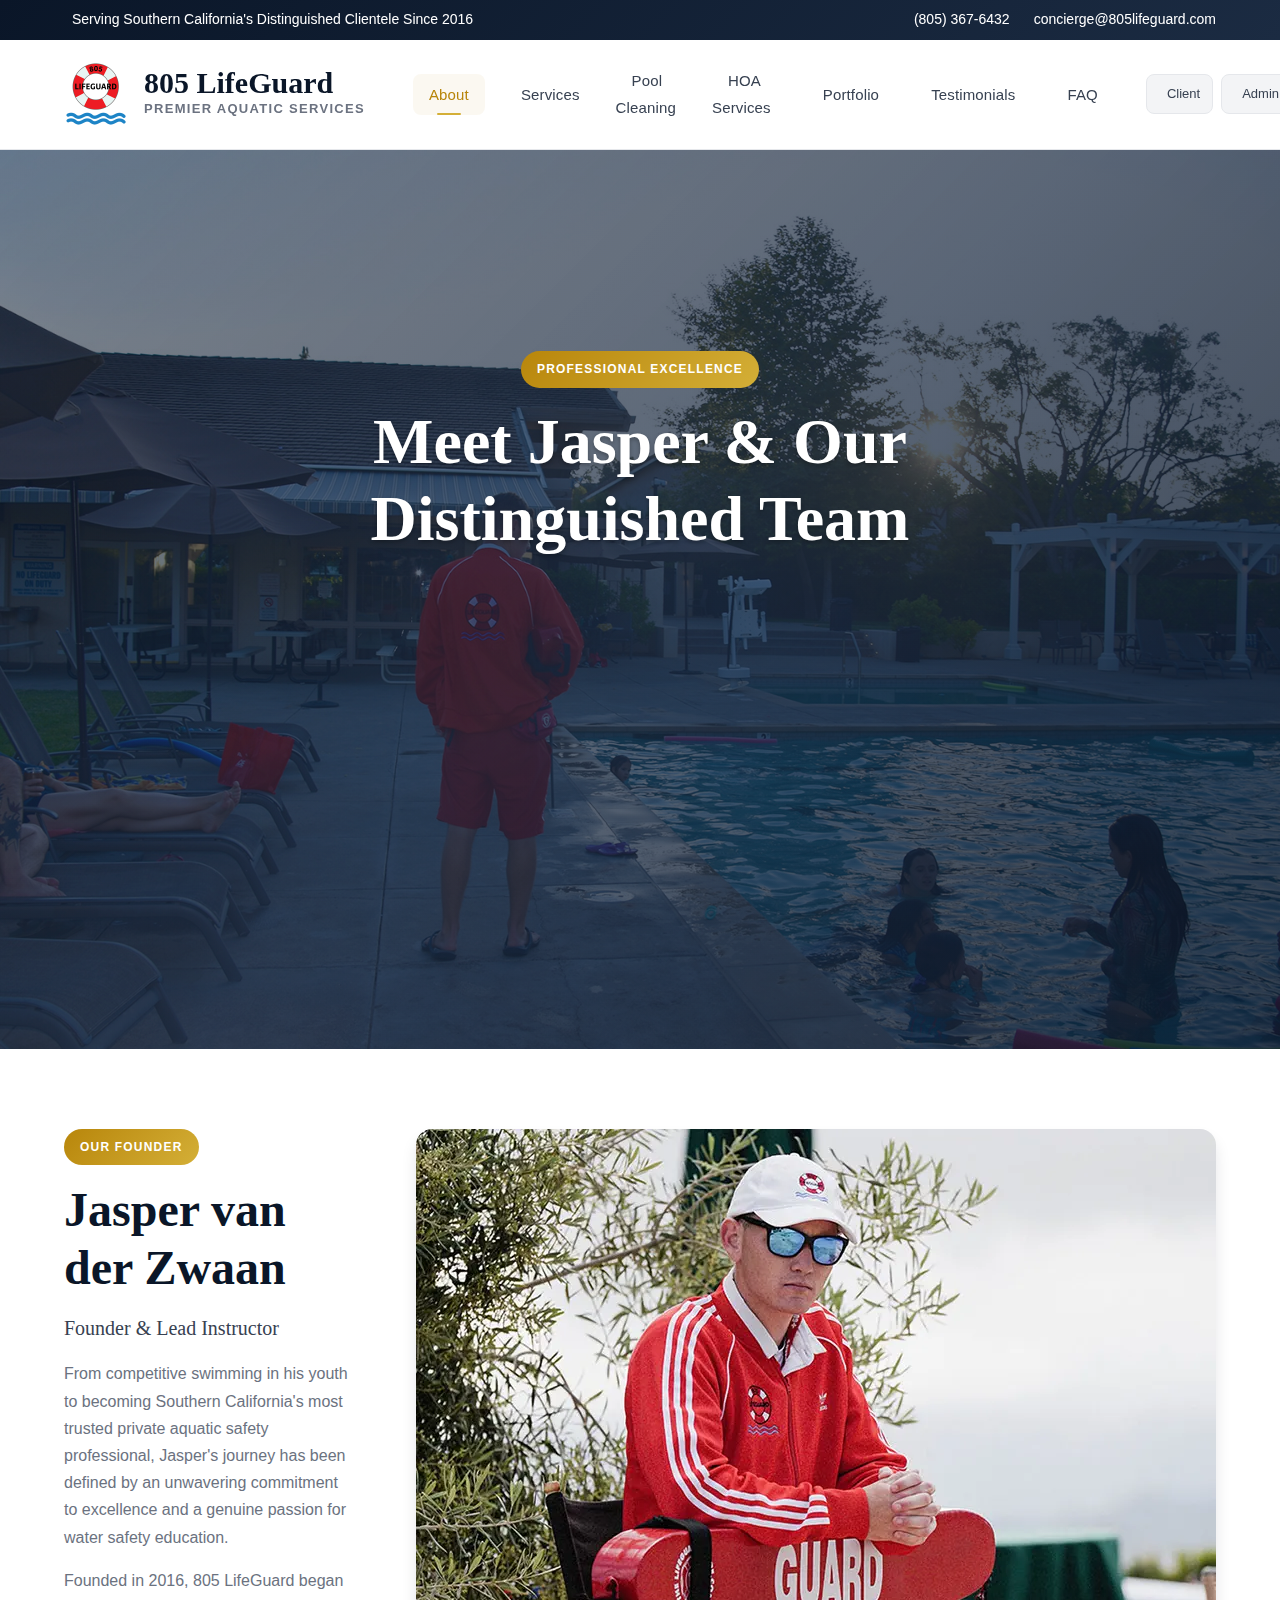
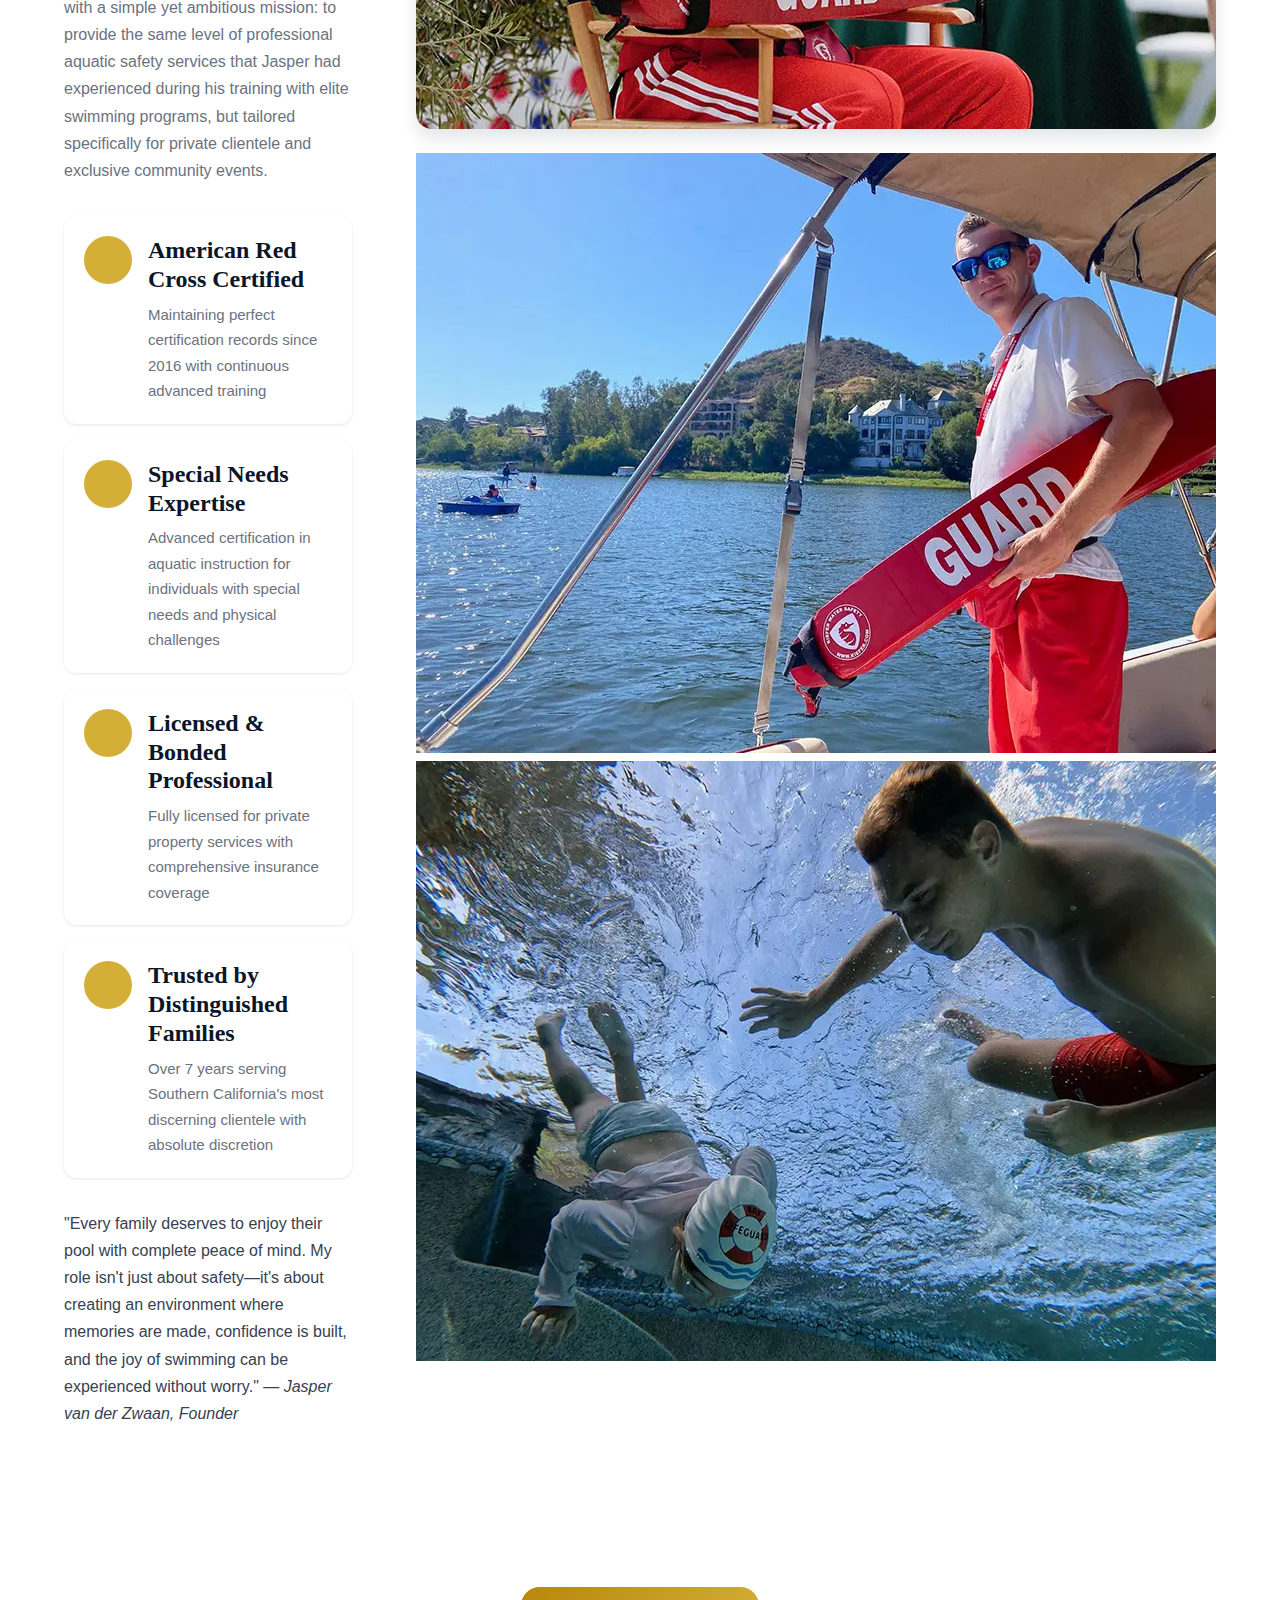
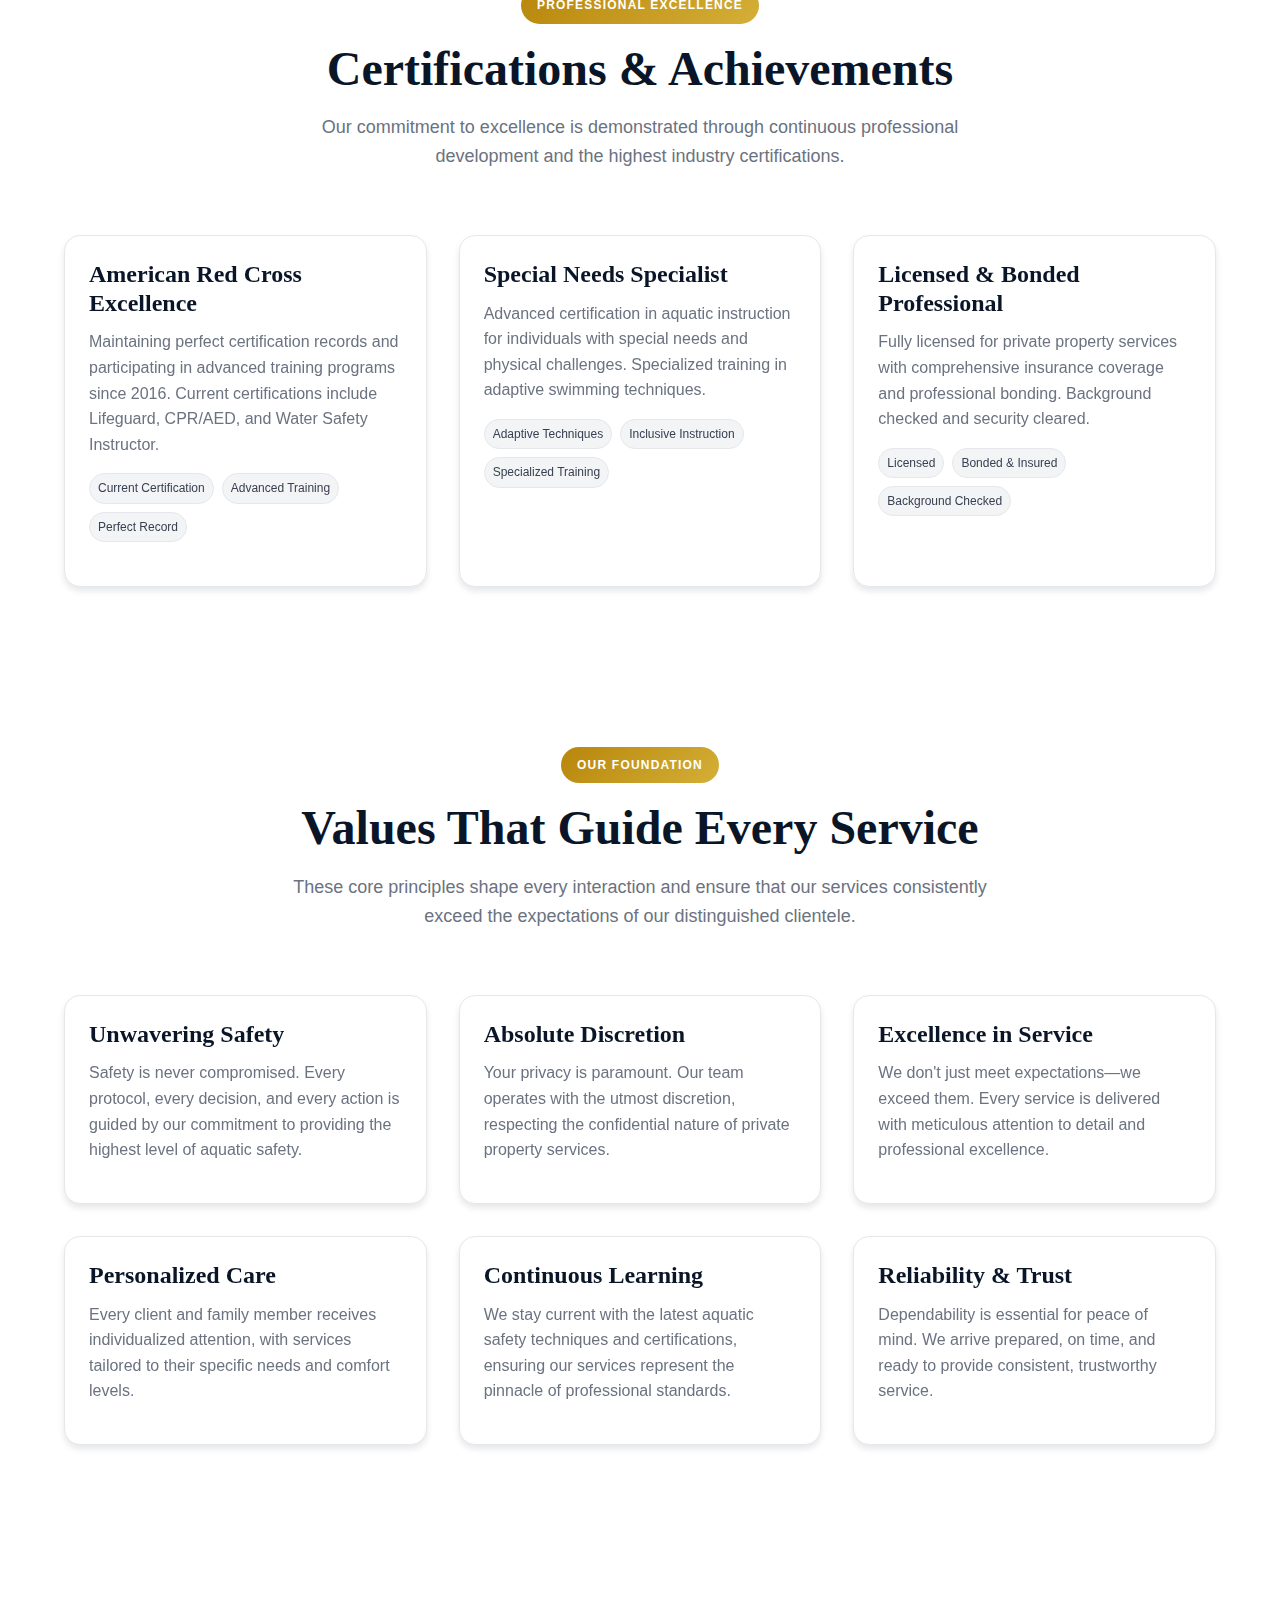
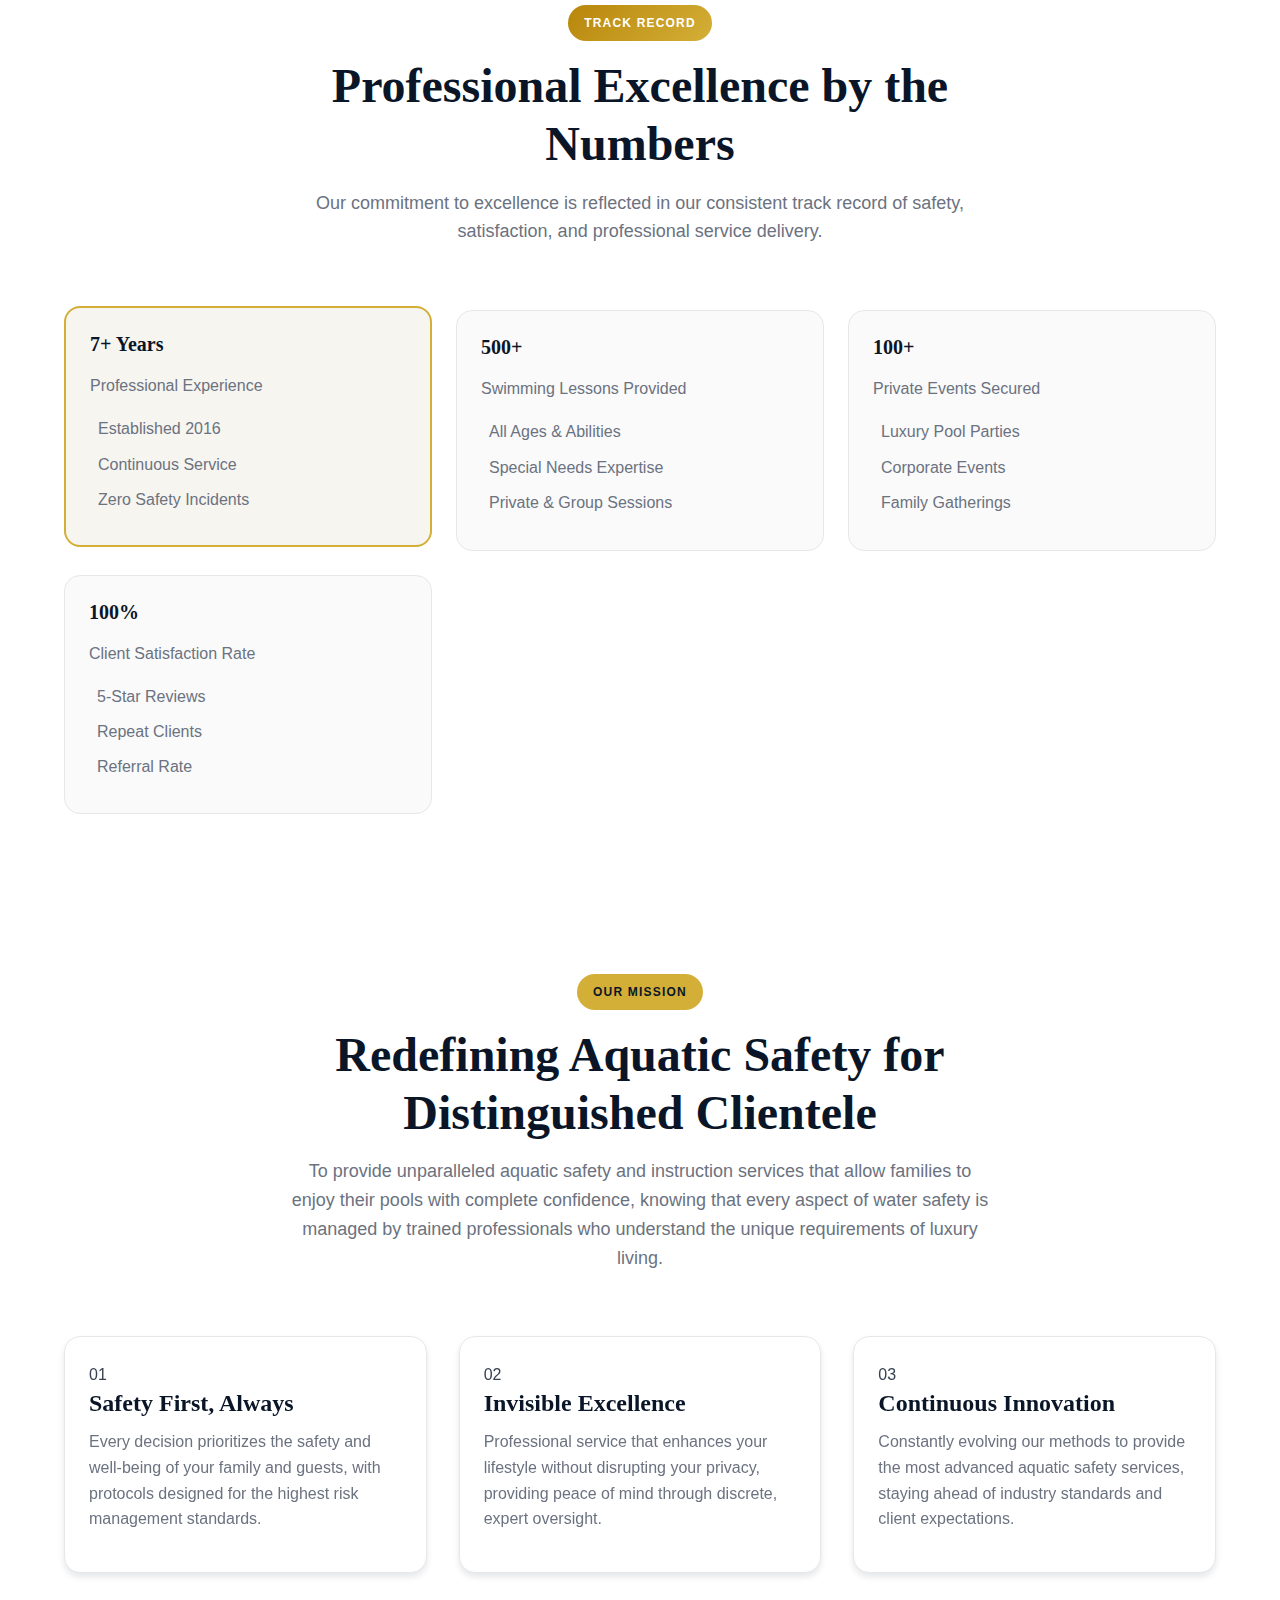
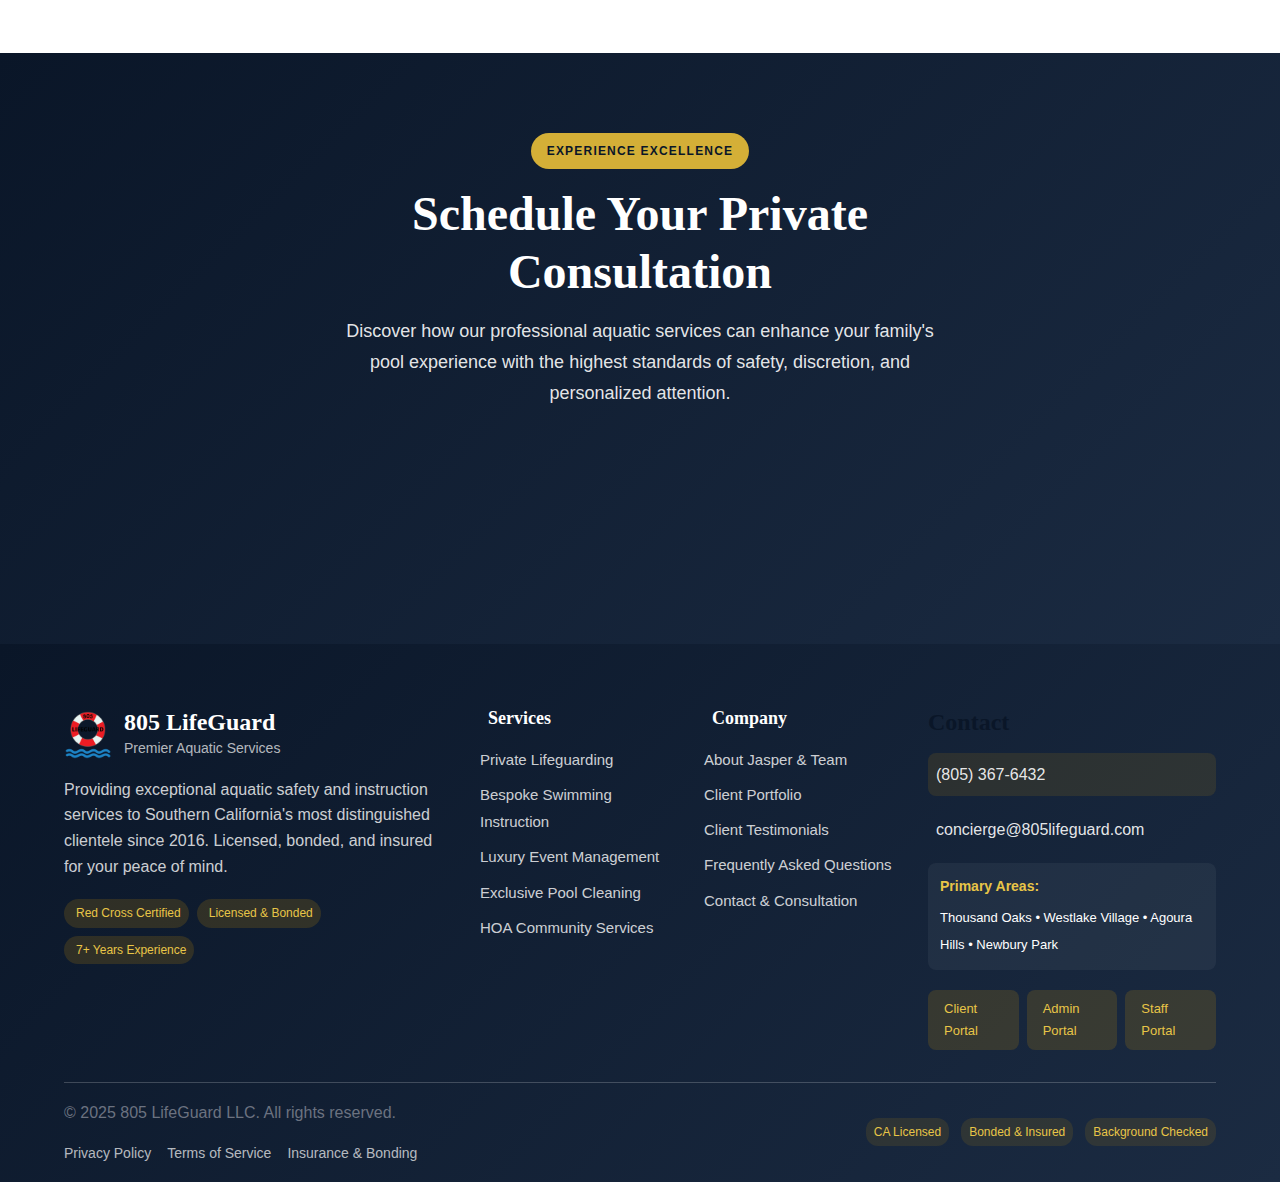
<file: about.html>
<!DOCTYPE html>
<html lang="en">
<head>
    <meta charset="UTF-8">
    <meta name="viewport" content="width=device-width, initial-scale=1.0">
    
    <!-- SEO Meta Tags -->
    <title>About Jasper & Team - 805 LifeGuard Premier Aquatic Services | Professional Excellence Since 2016</title>
    <meta name="description" content="Meet Jasper van der Zwaan and the 805 LifeGuard professional team. American Red Cross certified with 7+ years serving Southern California's most distinguished clientele with unparalleled aquatic safety expertise.">
    <meta name="keywords" content="Jasper van der Zwaan, 805 LifeGuard founder, professional lifeguard, American Red Cross certified, swimming instructor, aquatic safety expert, special needs swimming, Southern California lifeguard, private pool safety">
    <meta name="author" content="805 LifeGuard LLC">
    <meta name="robots" content="noindex, nofollow">
    <meta name="language" content="en-US">
    <meta name="geo.region" content="US-CA">
    <meta name="geo.placename" content="Thousand Oaks, California">
    <meta name="geo.position" content="34.1706;-118.8376">
    <meta name="ICBM" content="34.1706, -118.8376">
    
    <!-- Open Graph Meta Tags -->
    <meta property="og:type" content="website">
    <meta property="og:title" content="About Jasper & Team - 805 LifeGuard Professional Excellence">
    <meta property="og:description" content="Meet the professional team behind Southern California's premier aquatic safety services. Led by founder Jasper van der Zwaan with 7+ years of certified expertise.">
    <meta property="og:url" content="https://805lifeguard.com/about.html">
    <meta property="og:site_name" content="805 LifeGuard">
    <meta property="og:image" content="https://805lifeguard.com/images/about/about-founder-jasper-og-1200x630.jpg">
    <meta property="og:image:width" content="1200">
    <meta property="og:image:height" content="630">
    <meta property="og:image:alt" content="Jasper van der Zwaan - Founder of 805 LifeGuard">
    <meta property="og:locale" content="en_US">
    
    <!-- Twitter Card Meta Tags -->
    <meta name="twitter:card" content="summary_large_image">
    <meta name="twitter:title" content="About Jasper & Team - 805 LifeGuard">
    <meta name="twitter:description" content="Professional aquatic safety expertise serving Southern California's distinguished clientele since 2016.">
    <meta name="twitter:image" content="https://805lifeguard.com/images/about/about-founder-jasper-twitter-1200x600.jpg">
    <meta name="twitter:image:alt" content="Jasper van der Zwaan - Professional Lifeguard and Founder">
    
    <!-- Canonical URL -->
    <link rel="canonical" href="https://805lifeguard.com/about.html">
    
    <!-- Enterprise Typography - Premium Font Stack -->
    <link rel="preconnect" href="https://fonts.googleapis.com">
    <link rel="preconnect" href="https://fonts.gstatic.com" crossorigin>
    <link href="https://fonts.googleapis.com/css2?family=Playfair+Display:ital,wght@0,400;0,500;0,600;0,700;0,800;1,400&family=Inter:wght@300;400;500;600;700;800;900&display=swap" rel="stylesheet">
    
    <!-- Font Awesome Icons -->
    <link rel="stylesheet" href="https://cdnjs.cloudflare.com/ajax/libs/font-awesome/6.5.1/css/all.min.css" integrity="sha512-DTOQO9RWCH3ppGqcWaEA1BIZOC6xxalwEsw9c2QQeAIftl+Vegovlnee1c9QX4TctnWMn13TZye+giMm8e2LwA==" crossorigin="anonymous" referrerpolicy="no-referrer">
    
    <!-- Luxury Theme CSS -->
    <link rel="stylesheet" href="css/luxury-theme.css">
    
    <!-- Preload critical images -->
    <link rel="preload" as="image" href="images/about/about-hero-background-1920x1080.webp" type="image/webp">
    <link rel="preload" as="image" href="images/about/about-hero-background-1920x1080.jpg" type="image/jpeg">
    <link rel="preload" as="image" href="images/about/about-founder-jasper-professional-800x600.webp" type="image/webp">
    <link rel="preload" as="image" href="images/about/about-founder-jasper-professional-800x600.jpg" type="image/jpeg">
    <link rel="preload" as="image" href="images/logos/805-lifeguard-logo.png">
    
    <!-- Favicon and Apple Touch Icons -->
    <link rel="icon" type="image/x-icon" href="images/logos/805-lifeguard-favicon.ico">
    <link rel="apple-touch-icon" sizes="180x180" href="images/logos/805-lifeguard-apple-touch-icon-180x180.png">
    <link rel="icon" type="image/png" sizes="32x32" href="images/logos/805-lifeguard-favicon-32x32.png">
    <link rel="icon" type="image/png" sizes="16x16" href="images/logos/805-lifeguard-favicon-16x16.png">
    <link rel="manifest" href="/site.webmanifest">
    
    <!-- Structured Data (JSON-LD) -->
    <script type="application/ld+json">
    {
      "@context": "https://schema.org",
      "@type": "AboutPage",
      "mainEntity": {
        "@type": "Person",
        "name": "Jasper van der Zwaan",
        "jobTitle": "Founder & Lead Instructor",
        "worksFor": {
          "@type": "LocalBusiness",
          "name": "805 LifeGuard",
          "description": "Premier aquatic safety and instruction services for Southern California's distinguished clientele"
        },
        "hasCredential": [
          {
            "@type": "EducationalOccupationalCredential",
            "credentialCategory": "American Red Cross Lifeguard Certification",
            "dateEarned": "2016"
          },
          {
            "@type": "EducationalOccupationalCredential", 
            "credentialCategory": "CPR/AED for Professional Rescuers"
          },
          {
            "@type": "EducationalOccupationalCredential",
            "credentialCategory": "Water Safety Instructor (WSI) Certification"
          }
        ],
        "knowsAbout": [
          "Aquatic Safety",
          "Swimming Instruction", 
          "Special Needs Swimming",
          "Pool Safety Management",
          "Emergency Response"
        ],
        "yearsOfExperience": "7+"
      },
      "description": "Learn about Jasper van der Zwaan and the professional team at 805 LifeGuard, providing premier aquatic safety services to Southern California's most distinguished clientele since 2016.",
      "url": "https://805lifeguard.com/about.html"
    }
    </script>
</head>
<body itemscope itemtype="https://schema.org/AboutPage">
    <!-- Enterprise Header -->
    <header class="header" id="header" role="banner">
        <!-- Top Bar -->
        <div class="header-top">
            <div class="container">
                <div class="header-top-content">
                    <div class="header-top-left">
                        <i class="fas fa-shield-alt" aria-hidden="true"></i>
                        <span>Serving Southern California's Distinguished Clientele Since 2016</span>
                    </div>
                    <div class="header-top-right">
                        <a href="tel:+18053676432" class="header-contact" aria-label="Call 805 LifeGuard">
                            <i class="fas fa-phone" aria-hidden="true"></i>
                            (805) 367-6432
                        </a>
                        <a href="mailto:concierge@805lifeguard.com" class="header-contact" aria-label="Email 805 LifeGuard">
                            <i class="fas fa-envelope" aria-hidden="true"></i>
                            concierge@805lifeguard.com
                        </a>
                    </div>
                </div>
            </div>
        </div>
        
        <!-- Main Navigation -->
        <nav class="navbar" role="navigation" aria-label="Main navigation">
            <div class="container">
                <div class="navbar-content">
                    <!-- Logo -->
                    <a href="/" class="logo" aria-label="805 LifeGuard Homepage">
                        <img src="images/logos/805-lifeguard-logo.png" alt="805 LifeGuard - Premier Aquatic Services" class="logo-img" width="64" height="64">
                        <div class="logo-text">
                            <div class="logo-name">805 LifeGuard</div>
                            <div class="logo-tagline">Premier Aquatic Services</div>
                        </div>
                    </a>
                    
                    <!-- Desktop Navigation -->
                    <div class="nav-desktop">
                        <ul class="nav-menu" role="menubar">
                            <li role="none"><a href="about.html" class="nav-link active" role="menuitem">About</a></li>
                            <li role="none"><a href="services.html" class="nav-link" role="menuitem">Services</a></li>
                            <li role="none"><a href="pool-cleaning.html" class="nav-link" role="menuitem">Pool Cleaning</a></li>
                            <li role="none"><a href="hoa.html" class="nav-link" role="menuitem">HOA Services</a></li>
                            <li role="none"><a href="portfolio.html" class="nav-link" role="menuitem">Portfolio</a></li>
                            <li role="none"><a href="testimonials.html" class="nav-link" role="menuitem">Testimonials</a></li>
                            <li role="none"><a href="faq.html" class="nav-link" role="menuitem">FAQ</a></li>
                        </ul>
                        
                        <div class="nav-actions">
                            <div class="portal-group">
                                <a href="https://client.805companies.com" target="_blank" rel="noopener noreferrer" class="portal-btn client-portal" aria-label="Client Portal - Opens in new window">
                                    <i class="fas fa-user-circle" aria-hidden="true"></i>
                                    Client
                                </a>
                                <a href="https://admin.805companies.com" target="_blank" rel="noopener noreferrer" class="portal-btn admin-portal" aria-label="Admin Portal - Opens in new window">
                                    <i class="fas fa-shield-alt" aria-hidden="true"></i>
                                    Admin
                                </a>
                            </div>
                            <a href="contact.html" class="consultation-btn" aria-label="Schedule Private Consultation">
                                <i class="fas fa-calendar-check" aria-hidden="true"></i>
                                Private Consultation
                            </a>
                        </div>
                    </div>
                    
                    <!-- Mobile Menu Button -->
                    <button class="mobile-toggle" id="mobileToggle" aria-label="Open mobile navigation menu" aria-expanded="false" aria-controls="mobileNav">
                        <span class="bar"></span>
                        <span class="bar"></span>
                        <span class="bar"></span>
                    </button>
                </div>
            </div>
        </nav>
        
        <!-- Mobile Navigation -->
        <div class="nav-mobile" id="mobileNav" role="dialog" aria-label="Mobile navigation menu" aria-hidden="true">
            <div class="mobile-nav-content">
                <div class="mobile-nav-header">
                    <a href="/" class="mobile-logo">
                        <img src="images/logos/805-lifeguard-logo.png" alt="805 LifeGuard" width="48" height="48">
                        <span>805 LifeGuard</span>
                    </a>
                </div>
                
                <nav class="mobile-nav-menu" role="navigation" aria-label="Mobile menu">
                    <a href="about.html" class="mobile-nav-link active">About</a>
                    <a href="services.html" class="mobile-nav-link">Services</a>
                    <a href="pool-cleaning.html" class="mobile-nav-link">Pool Cleaning</a>
                    <a href="hoa.html" class="mobile-nav-link">HOA Services</a>
                    <a href="portfolio.html" class="mobile-nav-link">Portfolio</a>
                    <a href="testimonials.html" class="mobile-nav-link">Testimonials</a>
                    <a href="faq.html" class="mobile-nav-link">FAQ</a>
                </nav>
                
                <div class="mobile-nav-actions">
                    <div class="mobile-portals">
                        <a href="https://client.805companies.com" target="_blank" rel="noopener noreferrer" class="mobile-portal-btn" aria-label="Client Portal - Opens in new window">
                            <i class="fas fa-user-circle" aria-hidden="true"></i>
                            Client Portal
                        </a>
                        <a href="https://admin.805companies.com" target="_blank" rel="noopener noreferrer" class="mobile-portal-btn" aria-label="Admin Portal - Opens in new window">
                            <i class="fas fa-shield-alt" aria-hidden="true"></i>
                            Admin Portal
                        </a>
                    </div>
                    <a href="contact.html" class="mobile-consultation-btn" aria-label="Schedule Private Consultation">
                        <i class="fas fa-calendar-check" aria-hidden="true"></i>
                        Private Consultation
                    </a>
                </div>
                
                <div class="mobile-nav-contact">
                    <a href="tel:+18053676432" class="mobile-contact-btn" aria-label="Call 805 LifeGuard">
                        <i class="fas fa-phone" aria-hidden="true"></i>
                        (805) 367-6432
                    </a>
                </div>
            </div>
        </div>
    </header>

    <!-- Breadcrumbs -->
    <nav class="breadcrumbs" aria-label="Breadcrumb navigation" itemscope itemtype="https://schema.org/BreadcrumbList">
        <div class="container">
            <ol class="breadcrumb-list">
                <li itemprop="itemListElement" itemscope itemtype="https://schema.org/ListItem">
                    <a href="/" itemprop="item">
                        <span itemprop="name">Home</span>
                    </a>
                    <meta itemprop="position" content="1" />
                </li>
                <li itemprop="itemListElement" itemscope itemtype="https://schema.org/ListItem">
                    <span itemprop="name" aria-current="page">About</span>
                    <meta itemprop="position" content="2" />
                </li>
            </ol>
        </div>
    </nav>

    <!-- Hero Section with Elegant Carousel -->
    <section class="hero" role="banner" aria-label="Welcome to 805 LifeGuard">
        <!-- Background Carousel -->
        <div class="hero-carousel" id="heroCarousel">
            <div class="carousel-slide active" style="background-image: url('images/about/about-team-hero-1920x1080.jpg')" data-bg-desktop="images/about/about-team-hero-1920x1080.jpg" data-bg-tablet="images/about/about-team-hero-1024x576.jpg" data-bg-mobile="images/about/about-team-hero-768x432.jpg" aria-label="Jasper and professional lifeguard team"></div>
            <div class="carousel-slide" style="background-image: url('images/about/about-founder-story-1920x1080.jpg')" data-bg-desktop="images/about/about-founder-story-1920x1080.jpg" data-bg-tablet="images/about/about-founder-story-1024x576.jpg" data-bg-mobile="images/about/about-founder-story-768x432.jpg" aria-label="Founder Jasper van der Zwaan story"></div>
            <div class="carousel-slide" style="background-image: url('images/about/about-certifications-1920x1080.jpg')" data-bg-desktop="images/about/about-certifications-1920x1080.jpg" data-bg-tablet="images/about/about-certifications-1024x576.jpg" data-bg-mobile="images/about/about-certifications-768x432.jpg" aria-label="Professional certifications and credentials"></div>
            <div class="carousel-slide" style="background-image: url('images/about/about-company-mission-1920x1080.jpg')" data-bg-desktop="images/about/about-company-mission-1920x1080.jpg" data-bg-tablet="images/about/about-company-mission-1024x576.jpg" data-bg-mobile="images/about/about-company-mission-768x432.jpg" aria-label="Company mission and values"></div>
            <div class="carousel-slide" style="background-image: url('images/about/about-excellence-track-record-1920x1080.jpg')" data-bg-desktop="images/about/about-excellence-track-record-1920x1080.jpg" data-bg-tablet="images/about/about-excellence-track-record-1024x576.jpg" data-bg-mobile="images/about/about-excellence-track-record-768x432.jpg" aria-label="Track record of excellence and client success"></div>
        </div>
        
        <!-- Carousel Overlay -->
        <div class="hero-overlay"></div>
        
        <!-- Carousel Controls -->
        <div class="carousel-controls">
            <button class="carousel-prev" id="carouselPrev" aria-label="Previous image">
                <i class="fas fa-chevron-left" aria-hidden="true"></i>
            </button>
            <button class="carousel-next" id="carouselNext" aria-label="Next image">
                <i class="fas fa-chevron-right" aria-hidden="true"></i>
            </button>
        </div>
        
        <!-- Carousel Indicators -->
        <div class="carousel-indicators" role="tablist" aria-label="Hero image carousel">
            <button class="indicator active" data-slide="0" role="tab" aria-label="View image 1" aria-selected="true"></button>
            <button class="indicator" data-slide="1" role="tab" aria-label="View image 2" aria-selected="false"></button>
            <button class="indicator" data-slide="2" role="tab" aria-label="View image 3" aria-selected="false"></button>
            <button class="indicator" data-slide="3" role="tab" aria-label="View image 4" aria-selected="false"></button>
            <button class="indicator" data-slide="4" role="tab" aria-label="View image 5" aria-selected="false"></button>
        </div>
        
        <div class="container">
            <div class="hero-content" itemscope itemtype="https://schema.org/Organization">
                <div class="section-badge">Professional Excellence</div>
                <h1 class="hero-title" itemprop="slogan">Meet Jasper & Our Distinguished Team</h1>
                <p class="hero-subtitle" itemprop="description">
                    Led by founder Jasper van der Zwaan, our team brings over 7 years of American Red Cross certified 
                    aquatic safety expertise to Southern California's most prestigious clientele. Every member is 
                    carefully vetted, extensively trained, and committed to the highest standards of discretion and service.
                </p>
                
                <div class="hero-buttons">
                    <a href="contact.html" class="btn btn-primary" aria-label="Request private consultation">
                        <i class="fas fa-calendar-check" aria-hidden="true"></i>
                        Request Private Consultation
                    </a>
                    <a href="services.html" class="btn btn-secondary" aria-label="View our services">
                        <i class="fas fa-water" aria-hidden="true"></i>
                        Our Services
                    </a>
                </div>
                
                <div class="hero-notice">
                    <i class="fas fa-lock" aria-hidden="true"></i>
                    All consultations are confidential. Custom service packages tailored to your unique requirements.
                </div>
            </div>
        </div>
    </section>

    <!-- Founder Story Section -->
    <section class="content-section">
        <div class="container">
            <div class="about-content">
                <div class="about-text">
                    <div class="section-badge">Our Founder</div>
                    <h2 itemscope itemtype="https://schema.org/Person">
                        <span itemprop="name">Jasper van der Zwaan</span>
                    </h2>
                    <p class="lead-text" itemprop="jobTitle">Founder & Lead Instructor</p>
                    
                    <p>
                        From competitive swimming in his youth to becoming Southern California's most trusted 
                        private aquatic safety professional, Jasper's journey has been defined by an unwavering 
                        commitment to excellence and a genuine passion for water safety education.
                    </p>
                    
                    <p>
                        Founded in 2016, 805 LifeGuard began with a simple yet ambitious mission: to provide 
                        the same level of professional aquatic safety services that Jasper had experienced 
                        during his training with elite swimming programs, but tailored specifically for private 
                        clientele and exclusive community events.
                    </p>
                    
                    <div class="about-features">
                        <div class="feature-item">
                            <div class="feature-icon">
                                <i class="fas fa-certificate"></i>
                            </div>
                            <div class="feature-content">
                                <h4>American Red Cross Certified</h4>
                                <p>Maintaining perfect certification records since 2016 with continuous advanced training</p>
                            </div>
                        </div>
                        
                        <div class="feature-item">
                            <div class="feature-icon">
                                <i class="fas fa-heart"></i>
                            </div>
                            <div class="feature-content">
                                <h4>Special Needs Expertise</h4>
                                <p>Advanced certification in aquatic instruction for individuals with special needs and physical challenges</p>
                            </div>
                        </div>
                        
                        <div class="feature-item">
                            <div class="feature-icon">
                                <i class="fas fa-shield-alt"></i>
                            </div>
                            <div class="feature-content">
                                <h4>Licensed & Bonded Professional</h4>
                                <p>Fully licensed for private property services with comprehensive insurance coverage</p>
                            </div>
                        </div>
                        
                        <div class="feature-item">
                            <div class="feature-icon">
                                <i class="fas fa-users"></i>
                            </div>
                            <div class="feature-content">
                                <h4>Trusted by Distinguished Families</h4>
                                <p>Over 7 years serving Southern California's most discerning clientele with absolute discretion</p>
                            </div>
                        </div>
                    </div>
                    
                    <div class="callout-box">
                        <blockquote>
                            <i class="fas fa-quote-left"></i>
                            "Every family deserves to enjoy their pool with complete peace of mind. My role isn't 
                            just about safety—it's about creating an environment where memories are made, confidence 
                            is built, and the joy of swimming can be experienced without worry."
                            <cite>— Jasper van der Zwaan, Founder</cite>
                        </blockquote>
                    </div>
                </div>
                
                <div class="about-images">
                    <picture>
                        <source srcset="images/about/about-founder-jasper-professional-800x600.webp" type="image/webp">
                        <img src="images/about/about-founder-jasper-professional-800x600.jpg" alt="Jasper van der Zwaan - Founder & Lead Instructor of 805 LifeGuard" class="about-img primary" loading="lazy">
                    </picture>
                    
                    <div class="image-gallery">
                        <div class="gallery-item">
                            <picture>
                                <source srcset="images/about/about-founder-jasper-action-800x600.webp" type="image/webp">
                                <img src="images/about/about-founder-jasper-action-800x600.jpg" alt="Jasper providing professional swimming instruction" loading="lazy">
                            </picture>
                        </div>
                        <div class="gallery-item">
                            <picture>
                                <source srcset="images/about/about-founder-training-800x600.webp" type="image/webp">
                                <img src="images/about/about-founder-training-800x600.jpg" alt="Jasper during professional lifeguard training" loading="lazy">
                            </picture>
                        </div>
                    </div>
                </div>
            </div>
        </div>
    </section>

    <!-- Professional Credentials -->
    <section class="services-section">
        <div class="container">
            <div class="section-header">
                <div class="section-badge">Professional Excellence</div>
                <h2>Certifications & Achievements</h2>
                <p class="section-description">
                    Our commitment to excellence is demonstrated through continuous professional 
                    development and the highest industry certifications.
                </p>
            </div>
            
            <div class="services-grid">
                <div class="service-card">
                    <div class="service-content">
                        <div class="service-icon-standalone">
                            <i class="fas fa-certificate"></i>
                        </div>
                        <h3 class="service-title">American Red Cross Excellence</h3>
                        <p class="service-description">
                            Maintaining perfect certification records and participating in advanced training 
                            programs since 2016. Current certifications include Lifeguard, CPR/AED, and Water Safety Instructor.
                        </p>
                        <div class="service-features">
                            <span class="feature-tag">Current Certification</span>
                            <span class="feature-tag">Advanced Training</span>
                            <span class="feature-tag">Perfect Record</span>
                        </div>
                    </div>
                </div>
                
                <div class="service-card">
                    <div class="service-content">
                        <div class="service-icon-standalone">
                            <i class="fas fa-heart"></i>
                        </div>
                        <h3 class="service-title">Special Needs Specialist</h3>
                        <p class="service-description">
                            Advanced certification in aquatic instruction for individuals with special needs and 
                            physical challenges. Specialized training in adaptive swimming techniques.
                        </p>
                        <div class="service-features">
                            <span class="feature-tag">Adaptive Techniques</span>
                            <span class="feature-tag">Inclusive Instruction</span>
                            <span class="feature-tag">Specialized Training</span>
                        </div>
                    </div>
                </div>
                
                <div class="service-card">
                    <div class="service-content">
                        <div class="service-icon-standalone">
                            <i class="fas fa-shield-alt"></i>
                        </div>
                        <h3 class="service-title">Licensed & Bonded Professional</h3>
                        <p class="service-description">
                            Fully licensed for private property services with comprehensive insurance coverage 
                            and professional bonding. Background checked and security cleared.
                        </p>
                        <div class="service-features">
                            <span class="feature-tag">Licensed</span>
                            <span class="feature-tag">Bonded & Insured</span>
                            <span class="feature-tag">Background Checked</span>
                        </div>
                    </div>
                </div>
            </div>
        </div>
    </section>

    <!-- Company Values -->
    <section class="content-section bg-company-values background-overlay">
        <div class="container">
            <div class="section-header">
                <div class="section-badge">Our Foundation</div>
                <h2>Values That Guide Every Service</h2>
                <p class="section-description">
                    These core principles shape every interaction and ensure that our services consistently 
                    exceed the expectations of our distinguished clientele.
                </p>
            </div>
            
            <div class="services-grid">
                <div class="service-card">
                    <div class="service-content">
                        <div class="service-icon-standalone">
                            <i class="fas fa-shield-alt"></i>
                        </div>
                        <h3 class="service-title">Unwavering Safety</h3>
                        <p class="service-description">
                            Safety is never compromised. Every protocol, every decision, and every action 
                            is guided by our commitment to providing the highest level of aquatic safety.
                        </p>
                    </div>
                </div>
                
                <div class="service-card">
                    <div class="service-content">
                        <div class="service-icon-standalone">
                            <i class="fas fa-user-secret"></i>
                        </div>
                        <h3 class="service-title">Absolute Discretion</h3>
                        <p class="service-description">
                            Your privacy is paramount. Our team operates with the utmost discretion, 
                            respecting the confidential nature of private property services.
                        </p>
                    </div>
                </div>
                
                <div class="service-card">
                    <div class="service-content">
                        <div class="service-icon-standalone">
                            <i class="fas fa-star"></i>
                        </div>
                        <h3 class="service-title">Excellence in Service</h3>
                        <p class="service-description">
                            We don't just meet expectations—we exceed them. Every service is delivered 
                            with meticulous attention to detail and professional excellence.
                        </p>
                    </div>
                </div>
                
                <div class="service-card">
                    <div class="service-content">
                        <div class="service-icon-standalone">
                            <i class="fas fa-heart"></i>
                        </div>
                        <h3 class="service-title">Personalized Care</h3>
                        <p class="service-description">
                            Every client and family member receives individualized attention, 
                            with services tailored to their specific needs and comfort levels.
                        </p>
                    </div>
                </div>
                
                <div class="service-card">
                    <div class="service-content">
                        <div class="service-icon-standalone">
                            <i class="fas fa-graduation-cap"></i>
                        </div>
                        <h3 class="service-title">Continuous Learning</h3>
                        <p class="service-description">
                            We stay current with the latest aquatic safety techniques and certifications, 
                            ensuring our services represent the pinnacle of professional standards.
                        </p>
                    </div>
                </div>
                
                <div class="service-card">
                    <div class="service-content">
                        <div class="service-icon-standalone">
                            <i class="fas fa-clock"></i>
                        </div>
                        <h3 class="service-title">Reliability & Trust</h3>
                        <p class="service-description">
                            Dependability is essential for peace of mind. We arrive prepared, on time, 
                            and ready to provide consistent, trustworthy service.
                        </p>
                    </div>
                </div>
            </div>
        </div>
    </section>

    <!-- Statistics Section -->
    <section class="coverage-section">
        <div class="container">
            <div class="section-header">
                <div class="section-badge">Track Record</div>
                <h2>Professional Excellence by the Numbers</h2>
                <p class="section-description">
                    Our commitment to excellence is reflected in our consistent track record 
                    of safety, satisfaction, and professional service delivery.
                </p>
            </div>
            
            <div class="coverage-grid">
                <div class="coverage-card featured">
                    <h3><i class="fas fa-calendar-alt"></i> 7+ Years</h3>
                    <p>Professional Experience</p>
                    <ul>
                        <li><i class="fas fa-check"></i> Established 2016</li>
                        <li><i class="fas fa-check"></i> Continuous Service</li>
                        <li><i class="fas fa-check"></i> Zero Safety Incidents</li>
                    </ul>
                </div>
                
                <div class="coverage-card">
                    <h3><i class="fas fa-users"></i> 500+</h3>
                    <p>Swimming Lessons Provided</p>
                    <ul>
                        <li><i class="fas fa-check"></i> All Ages & Abilities</li>
                        <li><i class="fas fa-check"></i> Special Needs Expertise</li>
                        <li><i class="fas fa-check"></i> Private & Group Sessions</li>
                    </ul>
                </div>
                
                <div class="coverage-card">
                    <h3><i class="fas fa-champagne-glasses"></i> 100+</h3>
                    <p>Private Events Secured</p>
                    <ul>
                        <li><i class="fas fa-check"></i> Luxury Pool Parties</li>
                        <li><i class="fas fa-check"></i> Corporate Events</li>
                        <li><i class="fas fa-check"></i> Family Gatherings</li>
                    </ul>
                </div>
                
                <div class="coverage-card">
                    <h3><i class="fas fa-star"></i> 100%</h3>
                    <p>Client Satisfaction Rate</p>
                    <ul>
                        <li><i class="fas fa-check"></i> 5-Star Reviews</li>
                        <li><i class="fas fa-check"></i> Repeat Clients</li>
                        <li><i class="fas fa-check"></i> Referral Rate</li>
                    </ul>
                </div>
            </div>
        </div>
    </section>

    <!-- Mission Statement -->
    <section class="content-section bg-mission-statement background-overlay">
        <div class="container">
            <div class="section-header">
                <div class="section-badge gold">Our Mission</div>
                <h2>Redefining Aquatic Safety for Distinguished Clientele</h2>
                <p class="section-description">
                    To provide unparalleled aquatic safety and instruction services that allow families 
                    to enjoy their pools with complete confidence, knowing that every aspect of water safety 
                    is managed by trained professionals who understand the unique requirements of luxury living.
                </p>
            </div>
            
            <div class="services-grid">
                <div class="service-card mission-card">
                    <div class="service-content">
                        <div class="mission-number">
                            <span>01</span>
                        </div>
                        <h3 class="service-title">Safety First, Always</h3>
                        <p class="service-description">
                            Every decision prioritizes the safety and well-being of your family and guests, 
                            with protocols designed for the highest risk management standards.
                        </p>
                    </div>
                </div>
                
                <div class="service-card mission-card">
                    <div class="service-content">
                        <div class="mission-number">
                            <span>02</span>
                        </div>
                        <h3 class="service-title">Invisible Excellence</h3>
                        <p class="service-description">
                            Professional service that enhances your lifestyle without disrupting your privacy, 
                            providing peace of mind through discrete, expert oversight.
                        </p>
                    </div>
                </div>
                
                <div class="service-card mission-card">
                    <div class="service-content">
                        <div class="mission-number">
                            <span>03</span>
                        </div>
                        <h3 class="service-title">Continuous Innovation</h3>
                        <p class="service-description">
                            Constantly evolving our methods to provide the most advanced aquatic safety services, 
                            staying ahead of industry standards and client expectations.
                        </p>
                    </div>
                </div>
            </div>
        </div>
    </section>

    <!-- Call to Action -->
    <section class="consultation-section">
        <div class="container">
            <div class="consultation-content">
                <div class="section-badge gold">Experience Excellence</div>
                <h2>Schedule Your Private Consultation</h2>
                <p>
                    Discover how our professional aquatic services can enhance your family's pool experience 
                    with the highest standards of safety, discretion, and personalized attention.
                </p>
                
                <div class="hero-buttons">
                    <a href="contact.html" class="btn btn-primary large">
                        <i class="fas fa-calendar-check"></i>
                        Schedule Consultation
                    </a>
                    <a href="services.html" class="btn btn-secondary large">
                        <i class="fas fa-water"></i>
                        View Services
                    </a>
                </div>
                
                <div class="hero-notice">
                    <i class="fas fa-phone"></i>
                    Call <a href="tel:+18053676432" class="phone-link">(805) 367-6432</a> for immediate assistance or questions
                </div>
            </div>
        </div>
    </section>

    <!-- Footer -->
    <footer class="footer">
        <div class="container">
            <div class="footer-content">
                <!-- Brand Section -->
                <div class="footer-brand">
                    <div class="footer-logo">
                        <img src="images/logos/805-lifeguard-logo.png" alt="805 LifeGuard">
                        <div class="footer-logo-text">
                            <h3>805 LifeGuard</h3>
                            <p>Premier Aquatic Services</p>
                        </div>
                    </div>
                    <p class="footer-description">
                        Providing exceptional aquatic safety and instruction services to Southern California's 
                        most distinguished clientele since 2016. Licensed, bonded, and insured for your peace of mind.
                    </p>
                    <div class="footer-badges">
                        <span class="footer-badge">
                            <i class="fas fa-certificate"></i>
                            Red Cross Certified
                        </span>
                        <span class="footer-badge">
                            <i class="fas fa-shield-alt"></i>
                            Licensed & Bonded
                        </span>
                        <span class="footer-badge">
                            <i class="fas fa-award"></i>
                            7+ Years Experience
                        </span>
                    </div>
                </div>
                
                <!-- Services Links -->
                <div class="footer-section">
                    <h4>
                        <i class="fas fa-water"></i>
                        Services
                    </h4>
                    <ul>
                        <li><a href="services.html#lifeguarding">Private Lifeguarding</a></li>
                        <li><a href="services.html#instruction">Bespoke Swimming Instruction</a></li>
                        <li><a href="services.html#events">Luxury Event Management</a></li>
                        <li><a href="pool-cleaning.html">Exclusive Pool Cleaning</a></li>
                        <li><a href="hoa.html">HOA Community Services</a></li>
                    </ul>
                </div>
                
                <!-- Company Links -->
                <div class="footer-section">
                    <h4>
                        <i class="fas fa-building"></i>
                        Company
                    </h4>
                    <ul>
                        <li><a href="about.html">About Jasper & Team</a></li>
                        <li><a href="portfolio.html">Client Portfolio</a></li>
                        <li><a href="testimonials.html">Client Testimonials</a></li>
                        <li><a href="faq.html">Frequently Asked Questions</a></li>
                        <li><a href="contact.html">Contact & Consultation</a></li>
                    </ul>
                </div>
                
                <!-- Contact Section -->
                <div class="footer-contact">
                    <h4>
                        <i class="fas fa-concierge-bell"></i>
                        Contact
                    </h4>
                    
                    <div class="contact-info">
                        <a href="tel:+18053676432" class="contact-item primary">
                            <i class="fas fa-phone"></i>
                            <div>
                                <strong>(805) 367-6432</strong>
                                <span>24/7 Emergency Line</span>
                            </div>
                        </a>
                        
                        <a href="mailto:concierge@805lifeguard.com" class="contact-item">
                            <i class="fas fa-envelope"></i>
                            <div>
                                <strong>concierge@805lifeguard.com</strong>
                                <span>Consultation Requests</span>
                            </div>
                        </a>
                        
                        <div class="service-areas-footer">
                            <strong>Primary Areas:</strong>
                            <span>Thousand Oaks • Westlake Village • Agoura Hills • Newbury Park</span>
                        </div>
                    </div>
                    
                    <div class="footer-portals">
                        <a href="https://client.805companies.com" target="_blank" class="footer-portal-btn">
                            <i class="fas fa-user-circle"></i>
                            Client Portal
                        </a>
                        <a href="https://admin.805companies.com" target="_blank" class="footer-portal-btn">
                            <i class="fas fa-shield-alt"></i>
                            Admin Portal
                        </a>
                        <a href="https://staff.805companies.com" target="_blank" class="footer-portal-btn">
                            <i class="fas fa-users"></i>
                            Staff Portal
                        </a>
                    </div>
                </div>
            </div>
            
            <!-- Footer Bottom -->
            <div class="footer-bottom">
                <div class="footer-bottom-content">
                    <div class="footer-legal">
                        <p>&copy; 2025 805 LifeGuard LLC. All rights reserved.</p>
                        <div class="legal-links">
                            <a href="privacy.html">Privacy Policy</a>
                            <a href="terms.html">Terms of Service</a>
                            <a href="insurance.html">Insurance & Bonding</a>
                        </div>
                    </div>
                    
                    <div class="footer-credentials">
                        <span>CA Licensed</span>
                        <span>Bonded & Insured</span>
                        <span>Background Checked</span>
                    </div>
                </div>
            </div>
        </div>
    </footer>

    <!-- Luxury JavaScript -->
    <script src="js/luxury-app.js"></script>
    
    <!-- Mobile Navigation Fallback -->
    <script>
    (function() {
        'use strict';
        
        // Ensure mobile navigation works as a fallback
        function initMobileNavFallback() {
            const mobileToggle = document.getElementById('mobileToggle');
            const mobileNav = document.getElementById('mobileNav');
            const body = document.body;
            
            if (!mobileToggle || !mobileNav) return;
            
            let isOpen = false;
            let scrollPosition = 0;
            
            function openMobileNav() {
                isOpen = true;
                scrollPosition = window.pageYOffset;
                
                mobileToggle.classList.add('active');
                mobileToggle.setAttribute('aria-expanded', 'true');
                mobileNav.classList.add('active');
                mobileNav.setAttribute('aria-hidden', 'false');
                body.classList.add('nav-open');
                
                body.style.position = 'fixed';
                body.style.top = `-${scrollPosition}px`;
                body.style.width = '100%';
                body.style.overflow = 'hidden';
            }
            
            function closeMobileNav() {
                isOpen = false;
                
                mobileToggle.classList.remove('active');
                mobileToggle.setAttribute('aria-expanded', 'false');
                mobileNav.classList.remove('active');
                mobileNav.setAttribute('aria-hidden', 'true');
                body.classList.remove('nav-open');
                
                body.style.position = '';
                body.style.top = '';
                body.style.width = '';
                body.style.overflow = '';
                
                window.scrollTo(0, scrollPosition);
            }
            
            function toggleMobileNav() {
                if (isOpen) {
                    closeMobileNav();
                } else {
                    openMobileNav();
                }
            }
            
            // Remove any existing event listeners to prevent duplicates
            const newMobileToggle = mobileToggle.cloneNode(true);
            mobileToggle.parentNode.replaceChild(newMobileToggle, mobileToggle);
            
            newMobileToggle.addEventListener('click', function(e) {
                e.preventDefault();
                e.stopPropagation();
                toggleMobileNav();
            });
            
            // Close on outside click
            document.addEventListener('click', function(e) {
                if (isOpen && 
                    !mobileNav.contains(e.target) && 
                    !newMobileToggle.contains(e.target)) {
                    closeMobileNav();
                }
            });
            
            // Close on escape key
            document.addEventListener('keydown', function(e) {
                if (e.key === 'Escape' && isOpen) {
                    closeMobileNav();
                }
            });
            
            // Close on window resize to desktop
            window.addEventListener('resize', function() {
                if (window.innerWidth > 768 && isOpen) {
                    closeMobileNav();
                }
            });
            
            // Handle mobile nav links
            const mobileLinks = mobileNav.querySelectorAll('.mobile-nav-link');
            mobileLinks.forEach(function(link) {
                link.addEventListener('click', function() {
                    setTimeout(function() {
                        closeMobileNav();
                    }, 100);
                });
            });
        }
        
        // Initialize when DOM is ready
        if (document.readyState === 'loading') {
            document.addEventListener('DOMContentLoaded', initMobileNavFallback);
        } else {
            initMobileNavFallback();
        }
        
        // Also initialize after a short delay to ensure it works
        setTimeout(initMobileNavFallback, 100);
        
    })();
    </script>
</body>
</html>
</file>
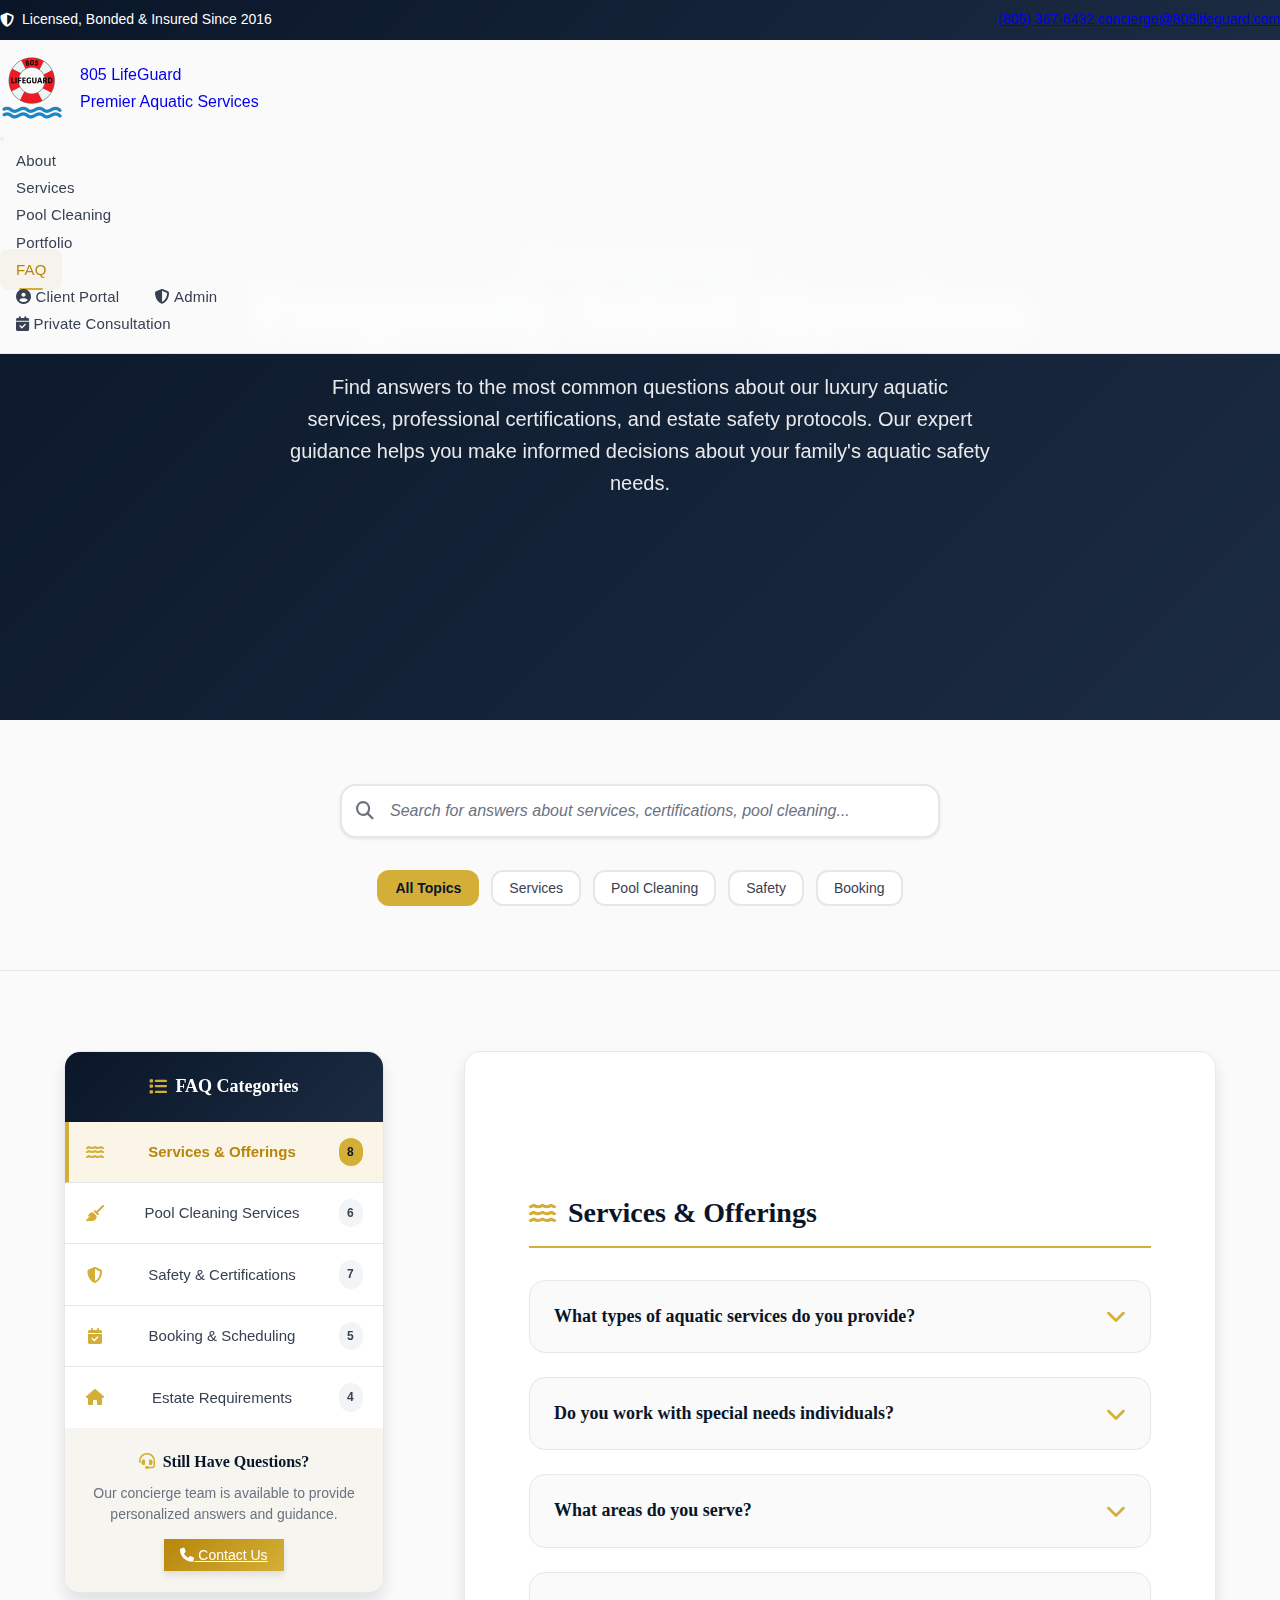
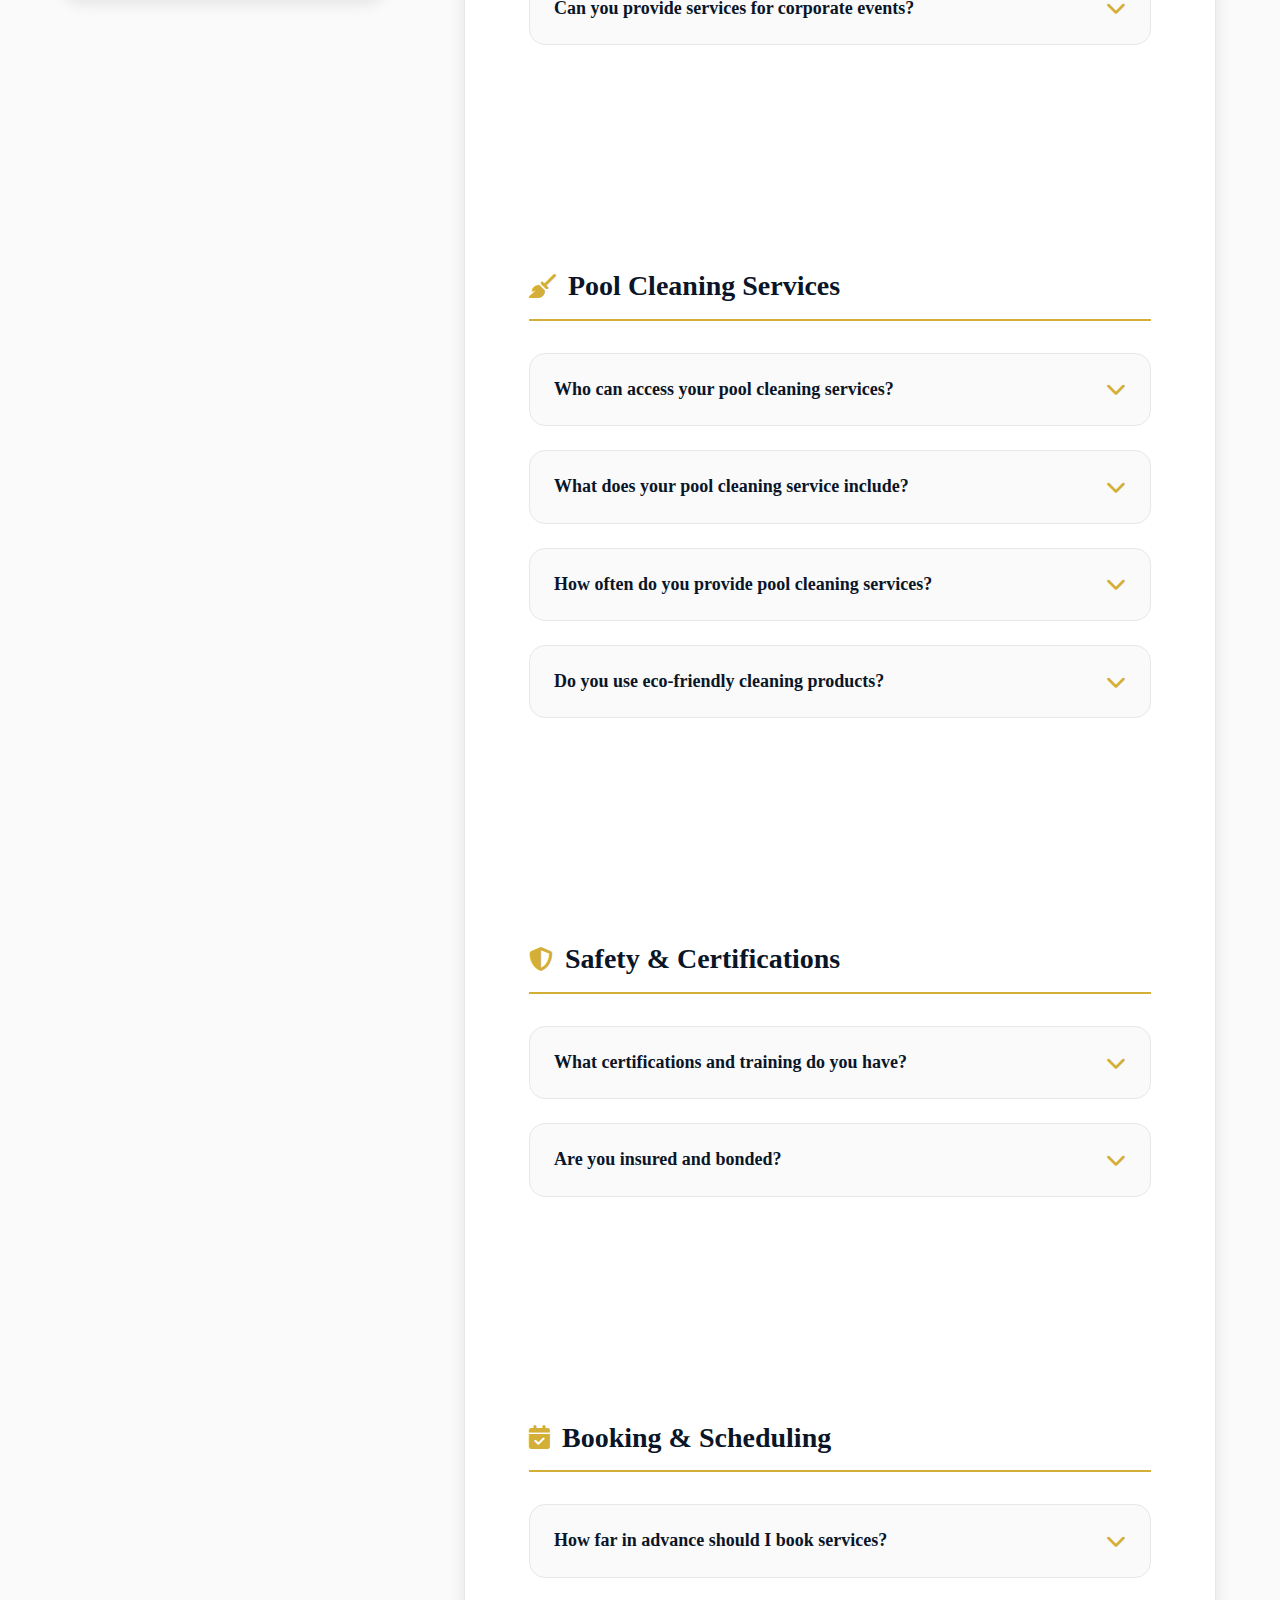
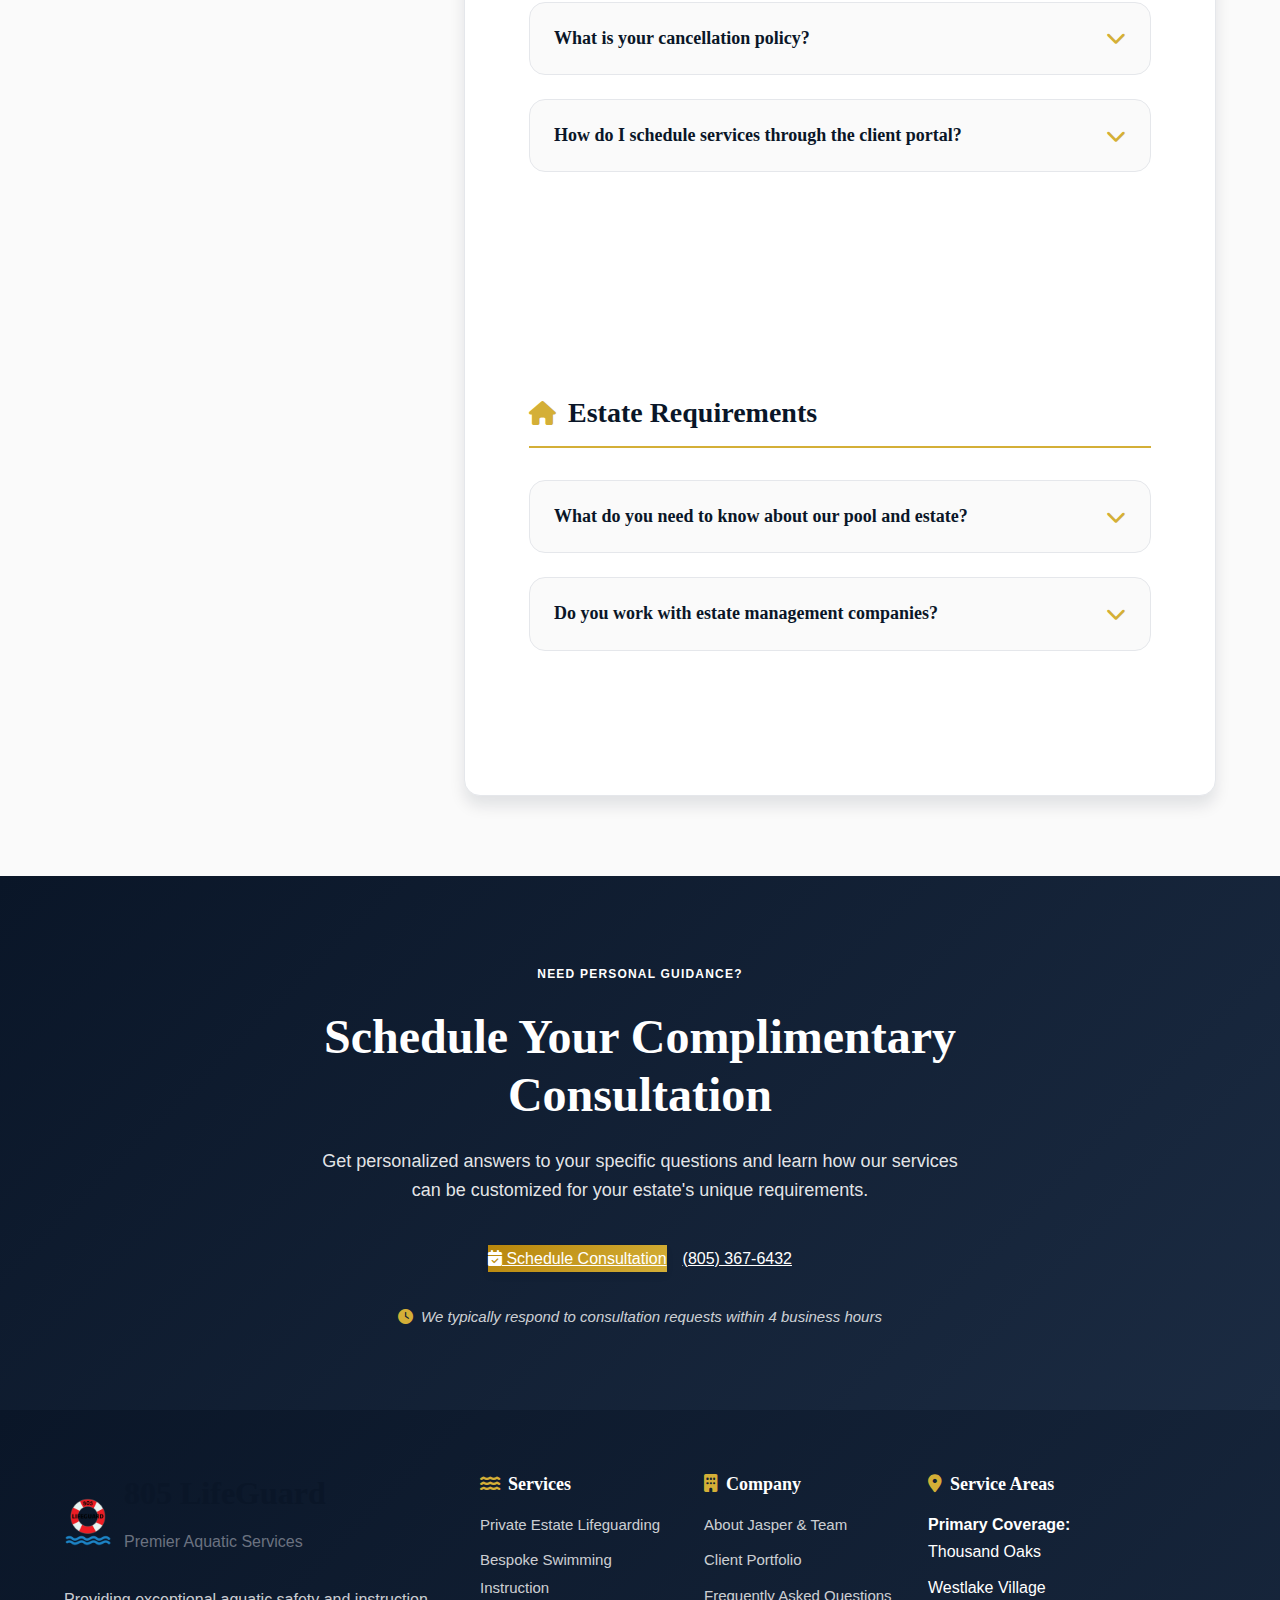
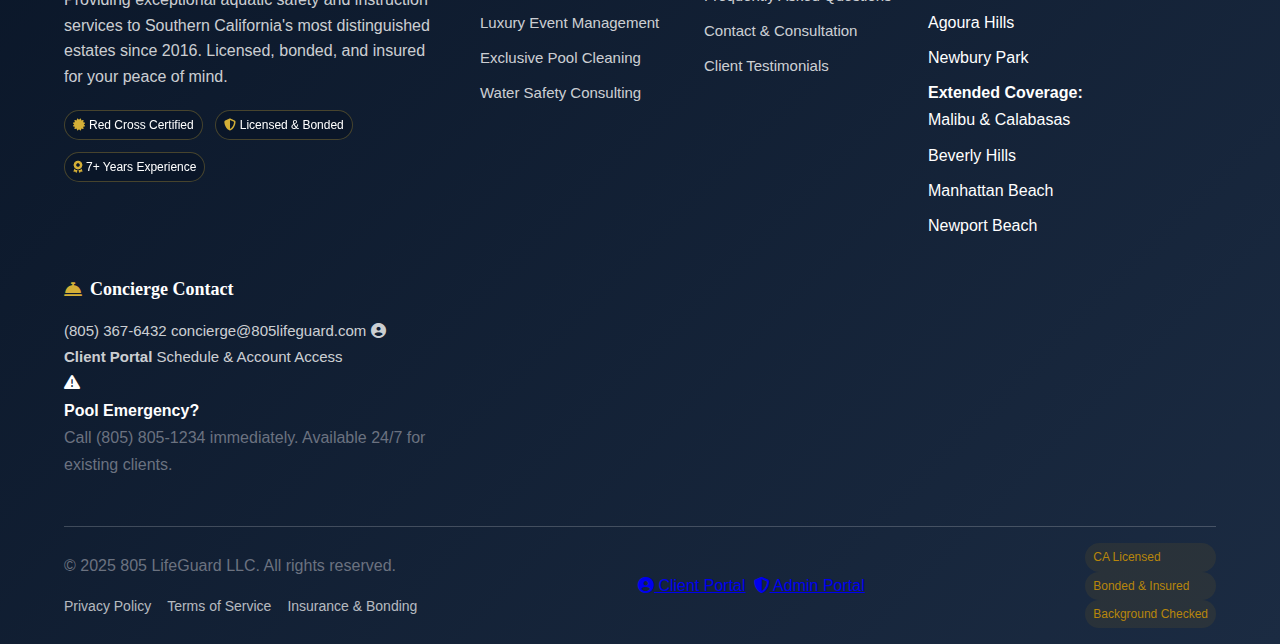
<file: faq.html>
<!DOCTYPE html>
<html lang="en">
<head>
    <meta charset="UTF-8">
    <meta name="viewport" content="width=device-width, initial-scale=1.0">
    <meta name="robots" content="noindex, nofollow">
    <title>Frequently Asked Questions - 805 LifeGuard | Aquatic Safety FAQ</title>
    <meta name="description" content="Find answers to common questions about our luxury aquatic services, certifications, and estate safety protocols. Professional guidance from certified experts.">
    
    <!-- Luxury Fonts -->
    <link rel="preconnect" href="https://fonts.googleapis.com">
    <link rel="preconnect" href="fonts.gstatic.com" crossorigin>
    <link href="https://fonts.googleapis.com/css2?family=Playfair+Display:wght@400;500;600;700&family=Inter:wght@300;400;500;600;700&display=swap" rel="stylesheet">
    
    <!-- Font Awesome -->
    <link rel="stylesheet" href="https://cdnjs.cloudflare.com/ajax/libs/font-awesome/6.4.0/css/all.min.css">
    
    <!-- Luxury Theme CSS -->
    <link rel="stylesheet" href="css/luxury-theme.css">
    
    <!-- Preload critical images -->
    <link rel="preload" as="image" href="images/805-lifeguard-logo.png">
</head>
<body>
    <!-- Header -->
    <header class="header" id="header">
        <div class="header-top">
            <div class="header-top-content">
                <div class="header-top-left">
                    <i class="fas fa-shield-alt"></i>
                    <span>Licensed, Bonded & Insured Since 2016</span>
                </div>
                <div class="header-top-contact">
                    <a href="tel:+18058051234" aria-label="Call us at 805-805-1234">
                        <i class="fas fa-phone"></i>
                        (805) 805-1234
                    </a>
                    <a href="mailto:concierge@805lifeguard.com" aria-label="Email our concierge team">
                        <i class="fas fa-envelope"></i>
                        concierge@805lifeguard.com
                    </a>
                </div>
            </div>
        </div>
        
        <nav class="navbar">
            <a href="/" class="logo" aria-label="805 LifeGuard Home">
                <img src="images/805-lifeguard-logo.png" alt="805 LifeGuard Premium Logo" class="logo-img">
                <div class="logo-text">
                    <div class="logo-main">805 LifeGuard</div>
                    <div class="logo-subtitle">Premier Aquatic Services</div>
                </div>
            </a>
            
            <!-- Mobile Menu Toggle -->
            <button class="mobile-menu-toggle" id="mobileMenuToggle" aria-label="Toggle mobile menu" aria-expanded="false">
                <span></span>
                <span></span>
                <span></span>
            </button>
            
            <ul class="nav-links" id="navLinks" aria-hidden="true">
                <li><a href="about.html" class="nav-link">About</a></li>
                <li><a href="services.html" class="nav-link">Services</a></li>
                <li><a href="pool-cleaning.html" class="nav-link">Pool Cleaning</a></li>
                <li><a href="portfolio.html" class="nav-link">Portfolio</a></li>
                <li><a href="faq.html" class="nav-link active">FAQ</a></li>
                <li class="nav-portals">
                    <a href="https://client.805lifeguard.com" class="nav-link portal-link" target="_blank">
                        <i class="fas fa-user-circle"></i>
                        Client Portal
                    </a>
                    <a href="https://admin.805lifeguard.com" class="nav-link admin-link" target="_blank">
                        <i class="fas fa-shield-alt"></i>
                        Admin
                    </a>
                </li>
                <li><a href="contact.html" class="nav-link btn-consultation">
                    <i class="fas fa-calendar-check"></i>
                    Private Consultation
                </a></li>
            </ul>
        </nav>
    </header>

    <!-- FAQ Hero Section -->
    <section class="faq-hero">
        <div class="container">
            <div class="hero-content">
                <div class="hero-badge">
                    <i class="fas fa-question-circle"></i>
                    Comprehensive FAQ Guide
                </div>
                
                <h1>Frequently Asked Questions</h1>
                
                <p class="hero-subtitle">
                    Find answers to the most common questions about our luxury aquatic services, 
                    professional certifications, and estate safety protocols. Our expert 
                    guidance helps you make informed decisions about your family's aquatic safety needs.
                </p>
            </div>
        </div>
    </section>

    <!-- FAQ Search -->
    <section class="faq-search">
        <div class="container">
            <div class="search-wrapper">
                <div class="search-input-wrapper">
                    <i class="fas fa-search"></i>
                    <input type="text" id="faqSearch" class="search-input" placeholder="Search for answers about services, certifications, pool cleaning...">
                </div>
                
                <div class="search-categories">
                    <button class="category-btn active" data-category="all">All Topics</button>
                    <button class="category-btn" data-category="services">Services</button>
                    <button class="category-btn" data-category="pool-cleaning">Pool Cleaning</button>
                    <button class="category-btn" data-category="safety">Safety</button>
                    <button class="category-btn" data-category="booking">Booking</button>
                </div>
            </div>
        </div>
    </section>

    <!-- FAQ Content -->
    <section class="faq-content">
        <div class="container">
            <div class="faq-layout">
                <!-- FAQ Sidebar -->
                <aside class="faq-sidebar">
                    <div class="sidebar-header">
                        <h3><i class="fas fa-list"></i> FAQ Categories</h3>
                    </div>
                    <nav class="category-list">
                        <a href="#services" class="category-link active" data-category="services">
                            <i class="fas fa-water"></i>
                            Services & Offerings
                            <span class="question-count">8</span>
                        </a>
                        <a href="#pool-cleaning" class="category-link" data-category="pool-cleaning">
                            <i class="fas fa-broom"></i>
                            Pool Cleaning Services
                            <span class="question-count">6</span>
                        </a>
                        <a href="#safety" class="category-link" data-category="safety">
                            <i class="fas fa-shield-alt"></i>
                            Safety & Certifications
                            <span class="question-count">7</span>
                        </a>
                        <a href="#booking" class="category-link" data-category="booking">
                            <i class="fas fa-calendar-check"></i>
                            Booking & Scheduling
                            <span class="question-count">5</span>
                        </a>
                        <a href="#estate" class="category-link" data-category="estate">
                            <i class="fas fa-home"></i>
                            Estate Requirements
                            <span class="question-count">4</span>
                        </a>
                    </nav>
                    
                    <div class="contact-sidebar">
                        <h4><i class="fas fa-headset"></i> Still Have Questions?</h4>
                        <p>Our concierge team is available to provide personalized answers and guidance.</p>
                        <a href="contact.html" class="btn-primary btn-small">
                            <i class="fas fa-phone"></i>
                            Contact Us
                        </a>
                    </div>
                </aside>

                <!-- FAQ Main Content -->
                <main class="faq-main">
                    <!-- Services & Offerings -->
                    <section id="services" class="faq-section" data-category="services">
                        <h2 class="section-title">
                            <i class="fas fa-water"></i>
                            Services & Offerings
                        </h2>
                        
                        <div class="faq-item">
                            <div class="faq-question" tabindex="0" role="button" aria-expanded="false">
                                <h3>What types of aquatic services do you provide?</h3>
                                <i class="fas fa-chevron-down"></i>
                            </div>
                            <div class="faq-answer" aria-hidden="true">
                                <p>We specialize in four primary areas of luxury aquatic services:</p>
                                <ul>
                                    <li><strong>Private Estate Lifeguarding:</strong> Professional, discreet safety oversight for daily pool activities, family gatherings, and special events</li>
                                    <li><strong>Bespoke Swimming Instruction:</strong> Personalized lessons for all ages and skill levels, including special needs instruction</li>
                                    <li><strong>Luxury Event Management:</strong> Comprehensive aquatic safety management for pool parties, corporate events, and special occasions</li>
                                    <li><strong>Exclusive Pool Cleaning:</strong> White-glove pool maintenance and cleaning services available exclusively to our lifeguarding and instruction clients</li>
                                </ul>
                                <p>All services are fully customizable to meet the specific requirements of your estate and family lifestyle.</p>
                            </div>
                        </div>

                        <div class="faq-item">
                            <div class="faq-question" tabindex="0" role="button" aria-expanded="false">
                                <h3>Do you work with special needs individuals?</h3>
                                <i class="fas fa-chevron-down"></i>
                            </div>
                            <div class="faq-answer" aria-hidden="true">
                                <p>Yes, we have specialized training and certification in adaptive aquatic instruction. Our approach includes:</p>
                                <ul>
                                    <li>Customized instruction methods for various special needs</li>
                                    <li>Sensory-friendly approaches for autism spectrum individuals</li>
                                    <li>Adaptive techniques for physical disabilities</li>
                                    <li>Therapeutic swimming programs focused on confidence building</li>
                                </ul>
                                <p>We work closely with families to understand specific needs and create supportive, effective learning environments.</p>
                            </div>
                        </div>

                        <div class="faq-item">
                            <div class="faq-question" tabindex="0" role="button" aria-expanded="false">
                                <h3>What areas do you serve?</h3>
                                <i class="fas fa-chevron-down"></i>
                            </div>
                            <div class="faq-answer" aria-hidden="true">
                                <p>Our service area covers the Conejo Valley and surrounding luxury communities:</p>
                                <ul>
                                    <li><strong>Primary Coverage:</strong> Thousand Oaks, Westlake Village, Agoura Hills, Newbury Park, Oak Park</li>
                                    <li><strong>Extended Coverage:</strong> Malibu, Calabasas, Hidden Hills, Camarillo, Ventura</li>
                                    <li><strong>Premium Locations:</strong> Beverly Hills, Manhattan Beach, Newport Beach, Palos Verdes, Laguna Beach</li>
                                </ul>
                                <p>We're happy to discuss service availability for other locations upon request.</p>
                            </div>
                        </div>

                        <div class="faq-item">
                            <div class="faq-question" tabindex="0" role="button" aria-expanded="false">
                                <h3>Can you provide services for corporate events?</h3>
                                <i class="fas fa-chevron-down"></i>
                            </div>
                            <div class="faq-answer" aria-hidden="true">
                                <p>Absolutely. We provide professional aquatic safety management for corporate retreats, executive events, and business gatherings. Our corporate services include:</p>
                                <ul>
                                    <li>Pre-event safety assessment and planning</li>
                                    <li>Discrete professional oversight during events</li>
                                    <li>Coordination with event planners and venues</li>
                                    <li>Emergency response protocols and equipment</li>
                                    <li>Flexible scheduling for day or evening events</li>
                                </ul>
                                <p>We understand the importance of maintaining a professional atmosphere while ensuring complete safety.</p>
                            </div>
                        </div>
                    </section>

                    <!-- Pool Cleaning Services -->
                    <section id="pool-cleaning" class="faq-section" data-category="pool-cleaning">
                        <h2 class="section-title">
                            <i class="fas fa-broom"></i>
                            Pool Cleaning Services
                        </h2>
                        
                        <div class="faq-item">
                            <div class="faq-question" tabindex="0" role="button" aria-expanded="false">
                                <h3>Who can access your pool cleaning services?</h3>
                                <i class="fas fa-chevron-down"></i>
                            </div>
                            <div class="faq-answer" aria-hidden="true">
                                <p>Our pool cleaning services are exclusively available to current 805 LifeGuard clients who utilize our lifeguarding or swimming instruction services. This exclusive approach ensures:</p>
                                <ul>
                                    <li>Consistent quality standards across all our services</li>
                                    <li>Integrated service coordination and scheduling</li>
                                    <li>Enhanced understanding of your pool's specific needs</li>
                                    <li>Seamless communication through a single point of contact</li>
                                </ul>
                                <p>If you're interested in adding pool cleaning to your existing services, contact our concierge team.</p>
                            </div>
                        </div>

                        <div class="faq-item">
                            <div class="faq-question" tabindex="0" role="button" aria-expanded="false">
                                <h3>What does your pool cleaning service include?</h3>
                                <i class="fas fa-chevron-down"></i>
                            </div>
                            <div class="faq-answer" aria-hidden="true">
                                <p>Our comprehensive pool cleaning service includes:</p>
                                <ul>
                                    <li><strong>Water Chemistry Management:</strong> Professional testing and balancing of pH, chlorine, alkalinity, and calcium hardness</li>
                                    <li><strong>Physical Cleaning:</strong> Skimming, brushing walls, vacuuming, and debris removal</li>
                                    <li><strong>Equipment Maintenance:</strong> Filter cleaning, pump inspection, and equipment optimization</li>
                                    <li><strong>Detailed Reporting:</strong> Comprehensive service reports with water chemistry readings and maintenance recommendations</li>
                                    <li><strong>Seasonal Services:</strong> Equipment winterization, spring opening, and specialized treatments</li>
                                </ul>
                                <p>All services are customized to your pool's specific requirements and usage patterns.</p>
                            </div>
                        </div>

                        <div class="faq-item">
                            <div class="faq-question" tabindex="0" role="button" aria-expanded="false">
                                <h3>How often do you provide pool cleaning services?</h3>
                                <i class="fas fa-chevron-down"></i>
                            </div>
                            <div class="faq-answer" aria-hidden="true">
                                <p>We offer flexible scheduling options to meet your estate's needs:</p>
                                <ul>
                                    <li><strong>Weekly Service:</strong> Comprehensive cleaning and maintenance visits</li>
                                    <li><strong>Bi-weekly Service:</strong> Regular maintenance with deep cleaning sessions</li>
                                    <li><strong>Event Preparation:</strong> Special cleaning before parties or gatherings</li>
                                    <li><strong>Emergency Service:</strong> Rapid response for urgent pool issues</li>
                                </ul>
                                <p>Our scheduling coordinates seamlessly with your lifeguarding and lesson appointments to ensure optimal pool conditions.</p>
                            </div>
                        </div>

                        <div class="faq-item">
                            <div class="faq-question" tabindex="0" role="button" aria-expanded="false">
                                <h3>Do you use eco-friendly cleaning products?</h3>
                                <i class="fas fa-chevron-down"></i>
                            </div>
                            <div class="faq-answer" aria-hidden="true">
                                <p>Yes, we prioritize environmentally conscious pool care whenever possible:</p>
                                <ul>
                                    <li>EPA-approved, biodegradable cleaning products</li>
                                    <li>Energy-efficient equipment operation techniques</li>
                                    <li>Water conservation practices</li>
                                    <li>Sustainable chemical alternatives when appropriate</li>
                                </ul>
                                <p>We balance environmental responsibility with the high cleanliness standards expected by our luxury clientele.</p>
                            </div>
                        </div>
                    </section>

                    <!-- Safety & Certifications -->
                    <section id="safety" class="faq-section" data-category="safety">
                        <h2 class="section-title">
                            <i class="fas fa-shield-alt"></i>
                            Safety & Certifications
                        </h2>
                        
                        <div class="faq-item">
                            <div class="faq-question" tabindex="0" role="button" aria-expanded="false">
                                <h3>What certifications and training do you have?</h3>
                                <i class="fas fa-chevron-down"></i>
                            </div>
                            <div class="faq-answer" aria-hidden="true">
                                <p>Our comprehensive certifications include:</p>
                                <ul>
                                    <li><strong>American Red Cross Lifeguard Certification</strong> (Current)</li>
                                    <li><strong>CPR/AED for Professional Rescuers</strong></li>
                                    <li><strong>Water Safety Instructor (WSI) Certification</strong></li>
                                    <li><strong>Special Needs Aquatic Instruction</strong></li>
                                    <li><strong>Licensed & Bonded for Private Estate Services</strong></li>
                                    <li><strong>Background Checked & Security Cleared</strong></li>
                                </ul>
                                <p>All certifications are kept current through regular renewal and continuing education programs.</p>
                            </div>
                        </div>

                        <div class="faq-item">
                            <div class="faq-question" tabindex="0" role="button" aria-expanded="false">
                                <h3>Are you insured and bonded?</h3>
                                <i class="fas fa-chevron-down"></i>
                            </div>
                            <div class="faq-answer" aria-hidden="true">
                                <p>Yes, we maintain comprehensive insurance and bonding:</p>
                                <ul>
                                    <li><strong>Professional Liability Insurance:</strong> $2 million coverage for all services</li>
                                    <li><strong>General Liability Insurance:</strong> Protection for property and personal injury</li>
                                    <li><strong>Bonding:</strong> Licensed and bonded for private estate services</li>
                                    <li><strong>Background Verification:</strong> Complete screening for all team members</li>
                                </ul>
                                <p>Insurance certificates and bonding documentation are available upon request and provided to all clients before service commencement.</p>
                            </div>
                        </div>
                    </section>

                    <!-- Booking & Scheduling -->
                    <section id="booking" class="faq-section" data-category="booking">
                        <h2 class="section-title">
                            <i class="fas fa-calendar-check"></i>
                            Booking & Scheduling
                        </h2>
                        
                        <div class="faq-item">
                            <div class="faq-question" tabindex="0" role="button" aria-expanded="false">
                                <h3>How far in advance should I book services?</h3>
                                <i class="fas fa-chevron-down"></i>
                            </div>
                            <div class="faq-answer" aria-hidden="true">
                                <p>Booking timelines vary by service type and season:</p>
                                <ul>
                                    <li><strong>Swimming Lessons:</strong> 1-2 weeks advance booking recommended</li>
                                    <li><strong>Event Services:</strong> 2-4 weeks for optimal scheduling</li>
                                    <li><strong>Pool Cleaning:</strong> Can be added to existing service packages with 1 week notice</li>
                                    <li><strong>Emergency Coverage:</strong> Available with 24-48 hours notice</li>
                                    <li><strong>Summer Season:</strong> Book 4-6 weeks in advance (high demand period)</li>
                                    <li><strong>Holiday Events:</strong> 6-8 weeks advance booking strongly recommended</li>
                                </ul>
                                <p>We always try to accommodate urgent requests and maintain flexibility for our established clients.</p>
                            </div>
                        </div>

                        <div class="faq-item">
                            <div class="faq-question" tabindex="0" role="button" aria-expanded="false">
                                <h3>What is your cancellation policy?</h3>
                                <i class="fas fa-chevron-down"></i>
                            </div>
                            <div class="faq-answer" aria-hidden="true">
                                <p>Our flexible cancellation policy respects your busy schedule:</p>
                                <ul>
                                    <li><strong>24+ hours notice:</strong> Full refund or reschedule</li>
                                    <li><strong>4-24 hours notice:</strong> 50% fee for single services</li>
                                    <li><strong>Less than 4 hours:</strong> Full service fee applies</li>
                                    <li><strong>Weather cancellations:</strong> No charge for unsafe conditions</li>
                                    <li><strong>Emergency situations:</strong> Case-by-case consideration</li>
                                </ul>
                                <p>We understand that estate schedules can change and work with our clients to find mutually beneficial solutions.</p>
                            </div>
                        </div>

                        <div class="faq-item">
                            <div class="faq-question" tabindex="0" role="button" aria-expanded="false">
                                <h3>How do I schedule services through the client portal?</h3>
                                <i class="fas fa-chevron-down"></i>
                            </div>
                            <div class="faq-answer" aria-hidden="true">
                                <p>Our secure client portal makes scheduling simple and convenient:</p>
                                <ul>
                                    <li>View all available appointment times in real-time</li>
                                    <li>Schedule lifeguarding, lessons, and pool cleaning services</li>
                                    <li>Manage recurring appointments and service packages</li>
                                    <li>Access service reports and billing information</li>
                                    <li>Communicate directly with our concierge team</li>
                                </ul>
                                <p>Contact us to set up your secure portal access and personalized account.</p>
                            </div>
                        </div>
                    </section>

                    <!-- Estate Requirements -->
                    <section id="estate" class="faq-section" data-category="estate">
                        <h2 class="section-title">
                            <i class="fas fa-home"></i>
                            Estate Requirements
                        </h2>
                        
                        <div class="faq-item">
                            <div class="faq-question" tabindex="0" role="button" aria-expanded="false">
                                <h3>What do you need to know about our pool and estate?</h3>
                                <i class="fas fa-chevron-down"></i>
                            </div>
                            <div class="faq-answer" aria-hidden="true">
                                <p>For optimal service delivery, we assess several key factors:</p>
                                <ul>
                                    <li><strong>Pool specifications:</strong> Size, depth, special features (spa, slide, etc.)</li>
                                    <li><strong>Access requirements:</strong> Parking, gate codes, security protocols</li>
                                    <li><strong>Safety equipment:</strong> Available rescue equipment and emergency access</li>
                                    <li><strong>Family needs:</strong> Number of swimmers, ages, skill levels, special requirements</li>
                                    <li><strong>Privacy considerations:</strong> Discretion requirements and estate protocols</li>
                                </ul>
                                <p>This information is gathered during our initial consultation to ensure seamless service integration.</p>
                            </div>
                        </div>

                        <div class="faq-item">
                            <div class="faq-question" tabindex="0" role="button" aria-expanded="false">
                                <h3>Do you work with estate management companies?</h3>
                                <i class="fas fa-chevron-down"></i>
                            </div>
                            <div class="faq-answer" aria-hidden="true">
                                <p>Yes, we frequently coordinate with estate management companies and household staff:</p>
                                <ul>
                                    <li>Direct communication with estate managers and house managers</li>
                                    <li>Coordination with security teams and access protocols</li>
                                    <li>Integration with existing maintenance schedules</li>
                                    <li>Professional service reports for estate management records</li>
                                </ul>
                                <p>We understand the importance of seamless coordination in luxury estate environments.</p>
                            </div>
                        </div>
                    </section>
                </main>
            </div>
        </div>
    </section>

    <!-- FAQ CTA -->
    <section class="faq-cta">
        <div class="container">
            <div class="cta-content">
                <div class="section-badge" style="background: var(--luxury-gold); color: var(--deep-navy);">Need Personal Guidance?</div>
                <h2 style="color: var(--pearl-white);">Schedule Your Complimentary Consultation</h2>
                <p style="color: rgba(255,255,255,0.9); margin-bottom: 40px;">
                    Get personalized answers to your specific questions and learn how our services 
                    can be customized for your estate's unique requirements.
                </p>
                
                <div class="cta-buttons">
                    <a href="contact.html" class="btn-primary">
                        <i class="fas fa-calendar-check"></i>
                        Schedule Consultation
                    </a>
                    <a href="tel:+18058051234" class="btn-secondary">
                        <i class="fas fa-phone"></i>
                        Call (805) 805-1234
                    </a>
                </div>
                
                <div class="response-time">
                    <i class="fas fa-clock"></i>
                    <span>We typically respond to consultation requests within 4 business hours</span>
                </div>
            </div>
        </div>
    </section>

    <!-- Footer -->
    <footer class="footer">
        <div class="container">
            <div class="footer-content">
                <div class="footer-section footer-brand">
                    <div class="footer-logo">
                        <img src="images/805-lifeguard-logo.png" alt="805 LifeGuard Logo" class="footer-logo-img">
                        <div>
                            <h3>805 LifeGuard</h3>
                            <p>Premier Aquatic Services</p>
                        </div>
                    </div>
                    <p class="footer-description">
                        Providing exceptional aquatic safety and instruction services to Southern California's 
                        most distinguished estates since 2016. Licensed, bonded, and insured for your peace of mind.
                    </p>
                    <div class="footer-credentials">
                        <div class="credential-badge">
                            <i class="fas fa-certificate"></i>
                            Red Cross Certified
                        </div>
                        <div class="credential-badge">
                            <i class="fas fa-shield-alt"></i>
                            Licensed & Bonded
                        </div>
                        <div class="credential-badge">
                            <i class="fas fa-award"></i>
                            7+ Years Experience
                        </div>
                    </div>
                </div>
                
                <div class="footer-section">
                    <h4><i class="fas fa-water"></i> Services</h4>
                    <ul>
                        <li><a href="services.html#lifeguarding">Private Estate Lifeguarding</a></li>
                        <li><a href="services.html#instruction">Bespoke Swimming Instruction</a></li>
                        <li><a href="services.html#events">Luxury Event Management</a></li>
                        <li><a href="pool-cleaning.html">Exclusive Pool Cleaning</a></li>
                        <li><a href="services.html#safety">Water Safety Consulting</a></li>
                    </ul>
                </div>
                
                <div class="footer-section">
                    <h4><i class="fas fa-building"></i> Company</h4>
                    <ul>
                        <li><a href="about.html">About Jasper & Team</a></li>
                        <li><a href="portfolio.html">Client Portfolio</a></li>
                        <li><a href="faq.html">Frequently Asked Questions</a></li>
                        <li><a href="contact.html">Contact & Consultation</a></li>
                        <li><a href="testimonials.html">Client Testimonials</a></li>
                    </ul>
                </div>
                
                <div class="footer-section">
                    <h4><i class="fas fa-map-marker-alt"></i> Service Areas</h4>
                    <div class="service-areas">
                        <div class="area-group">
                            <strong>Primary Coverage:</strong>
                            <ul>
                                <li>Thousand Oaks</li>
                                <li>Westlake Village</li>
                                <li>Agoura Hills</li>
                                <li>Newbury Park</li>
                            </ul>
                        </div>
                        <div class="area-group">
                            <strong>Extended Coverage:</strong>
                            <ul>
                                <li>Malibu & Calabasas</li>
                                <li>Beverly Hills</li>
                                <li>Manhattan Beach</li>
                                <li>Newport Beach</li>
                            </ul>
                        </div>
                    </div>
                </div>
                
                <div class="footer-section footer-contact">
                    <h4><i class="fas fa-concierge-bell"></i> Concierge Contact</h4>
                    <div class="contact-methods">
                        <a href="tel:+18058051234" class="contact-method priority">
                            <i class="fas fa-phone"></i>
                            <div>
                                <strong>(805) 805-1234</strong>
                                <span>24/7 Emergency Line</span>
                            </div>
                        </a>
                        <a href="mailto:concierge@805lifeguard.com" class="contact-method">
                            <i class="fas fa-envelope"></i>
                            <div>
                                <strong>concierge@805lifeguard.com</strong>
                                <span>Consultation Requests</span>
                            </div>
                        </a>
                        <a href="https://client.805lifeguard.com" class="contact-method portal" target="_blank">
                            <i class="fas fa-user-circle"></i>
                            <div>
                                <strong>Client Portal</strong>
                                <span>Schedule & Account Access</span>
                            </div>
                        </a>
                    </div>
                    
                    <div class="emergency-notice">
                        <i class="fas fa-exclamation-triangle"></i>
                        <div>
                            <strong>Pool Emergency?</strong>
                            <p>Call (805) 805-1234 immediately. Available 24/7 for existing clients.</p>
                        </div>
                    </div>
                </div>
            </div>
            
            <div class="footer-bottom">
                <div class="footer-bottom-content">
                    <div class="footer-legal">
                        <p>&copy; 2025 805 LifeGuard LLC. All rights reserved.</p>
                        <div class="legal-links">
                            <a href="privacy.html">Privacy Policy</a>
                            <a href="terms.html">Terms of Service</a>
                            <a href="insurance.html">Insurance & Bonding</a>
                        </div>
                    </div>
                    
                    <div class="footer-portals">
                        <a href="https://client.805lifeguard.com" class="portal-link client" target="_blank">
                            <i class="fas fa-user-circle"></i>
                            Client Portal
                        </a>
                        <a href="https://admin.805lifeguard.com" class="portal-link admin" target="_blank">
                            <i class="fas fa-shield-alt"></i>
                            Admin Portal
                        </a>
                    </div>
                    
                    <div class="footer-credentials-compact">
                        <span class="credential">CA Licensed</span>
                        <span class="credential">Bonded & Insured</span>
                        <span class="credential">Background Checked</span>
                    </div>
                </div>
            </div>
        </div>
    </footer>

    <!-- JavaScript -->
    <script src="js/luxury-app.js"></script>
</body>
</html>
</file>
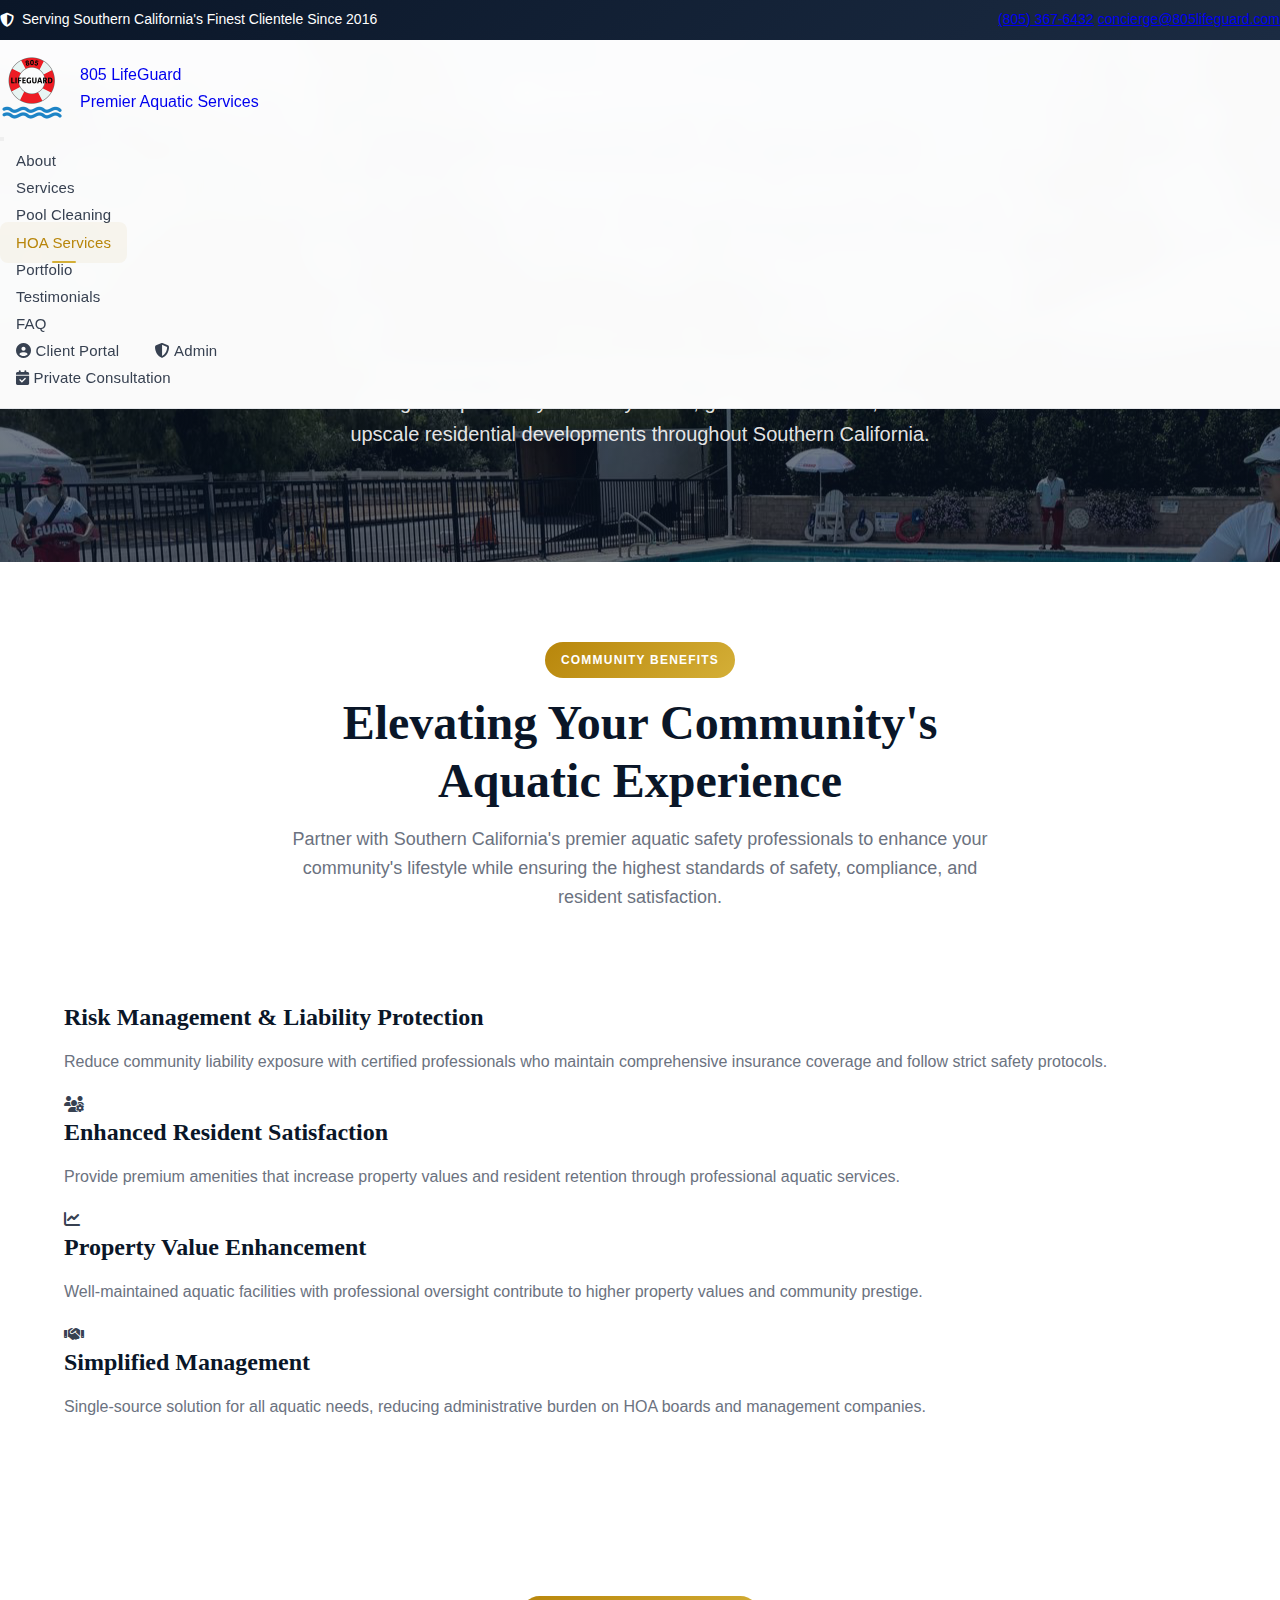
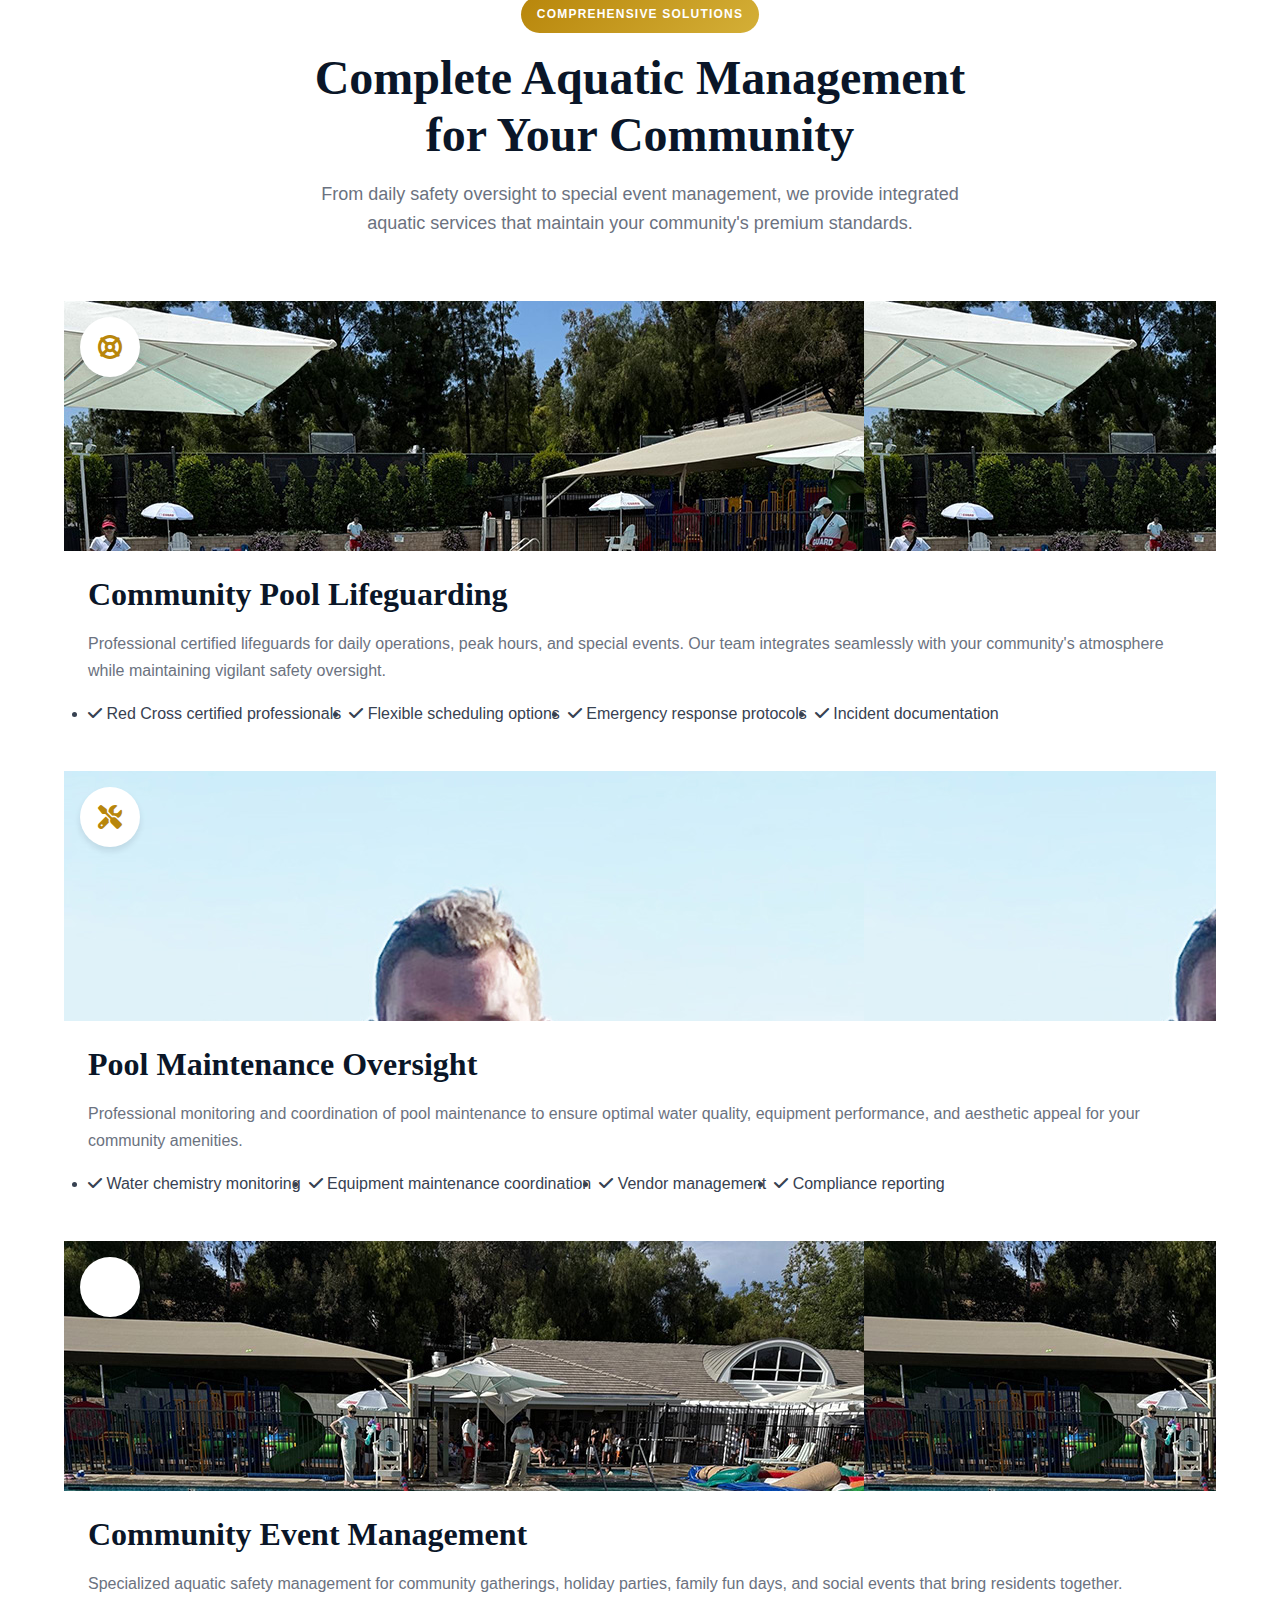
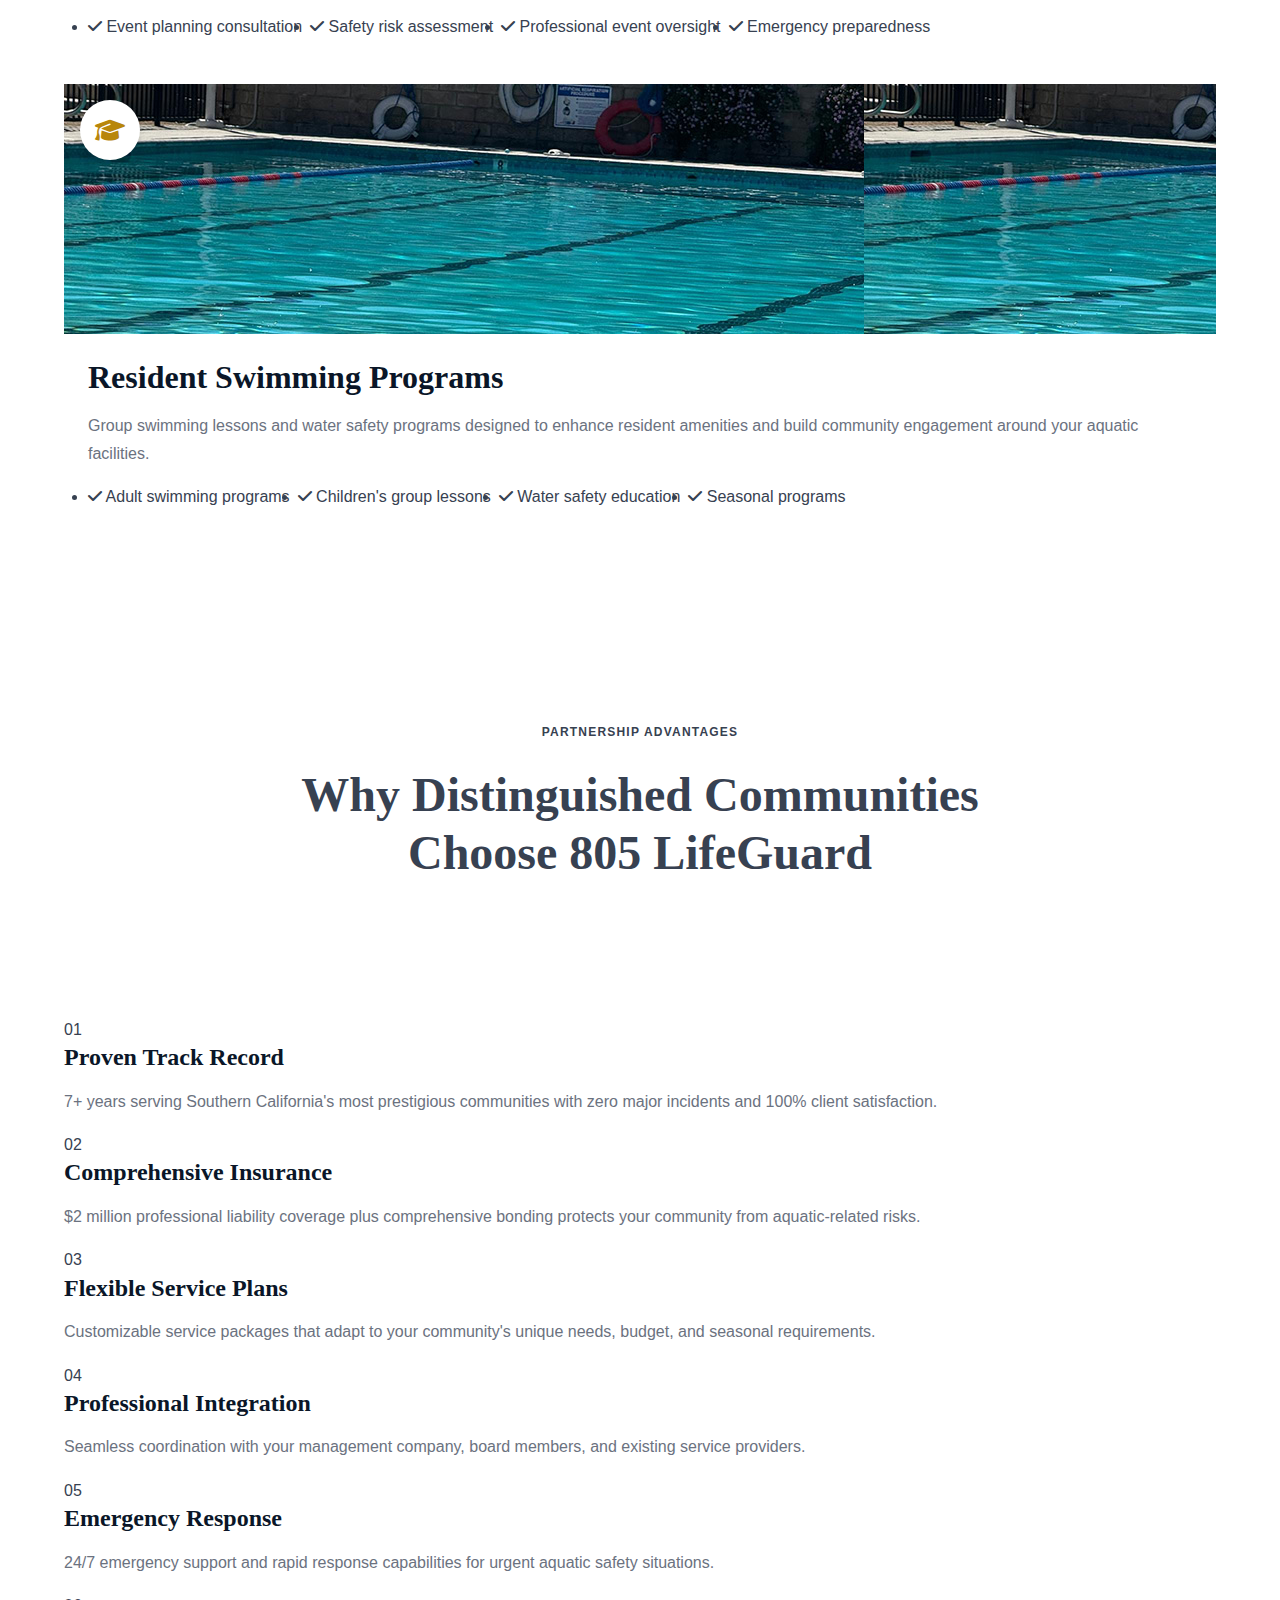
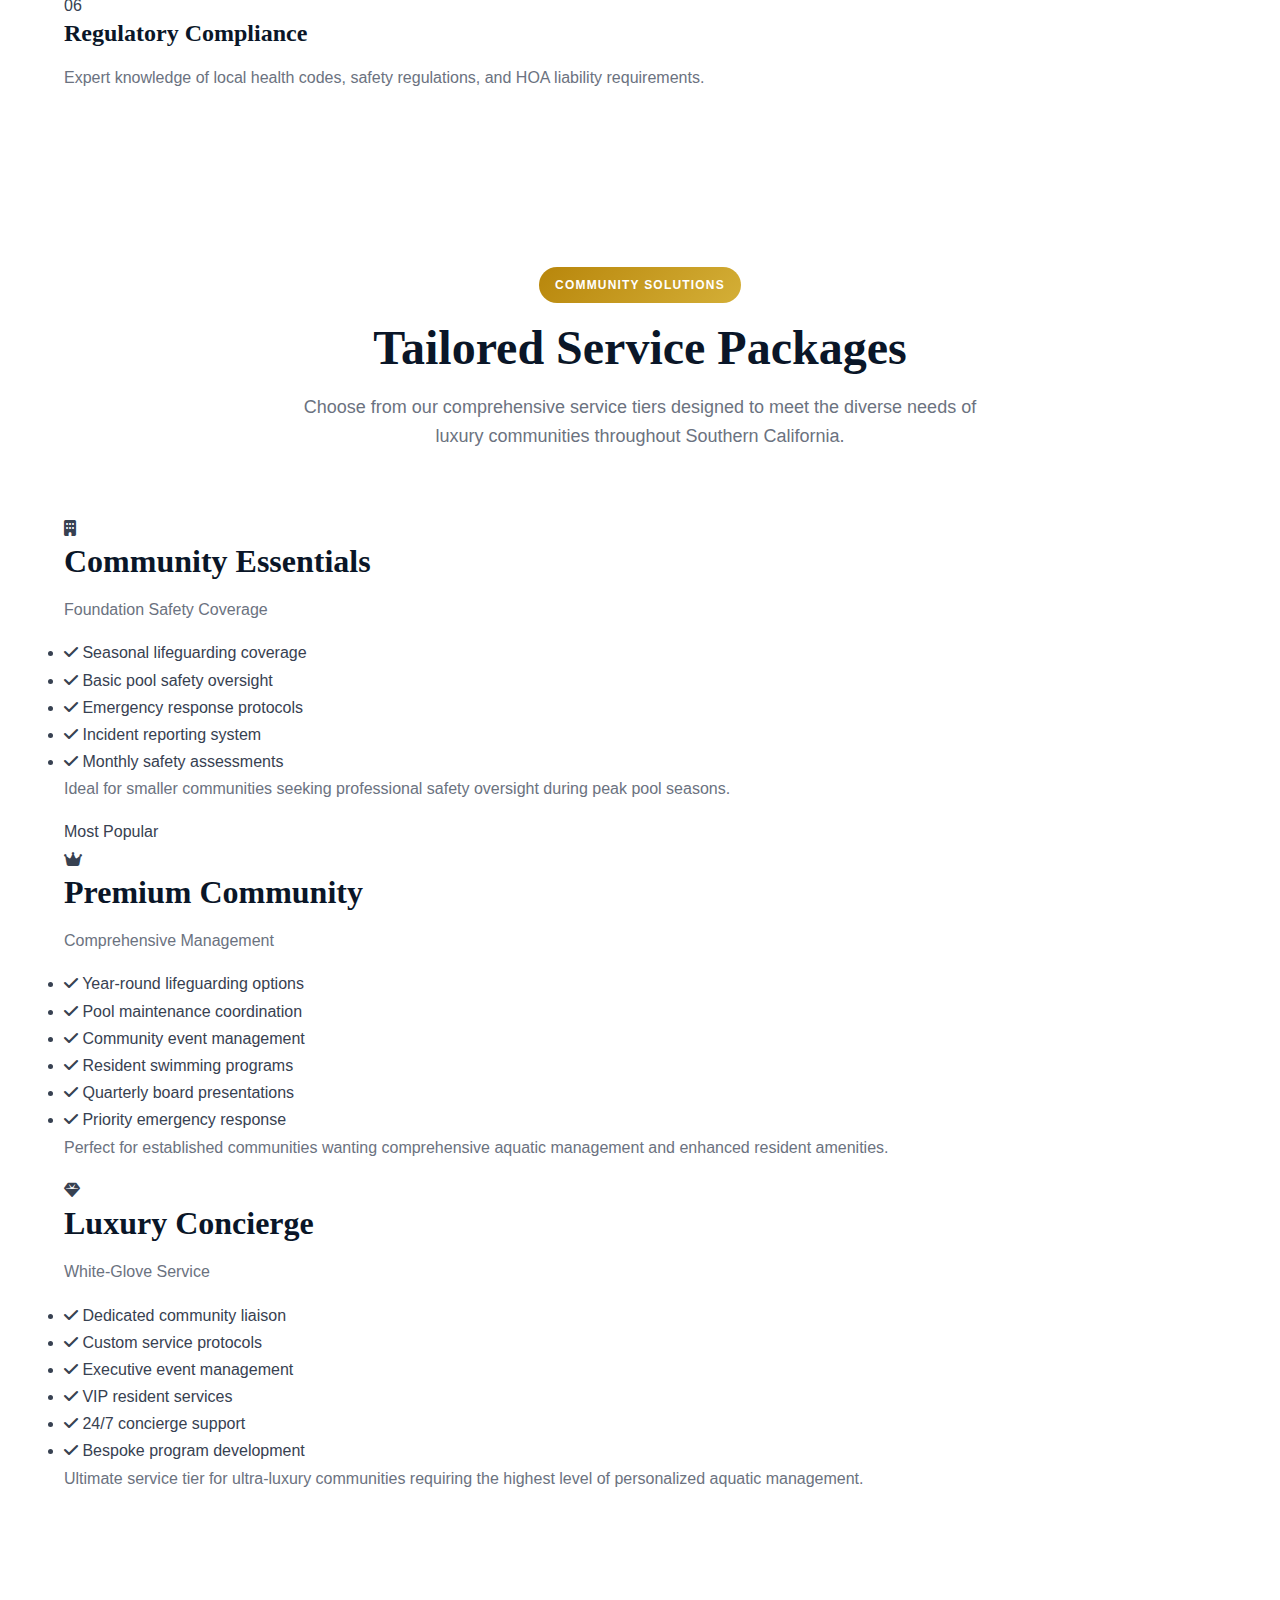
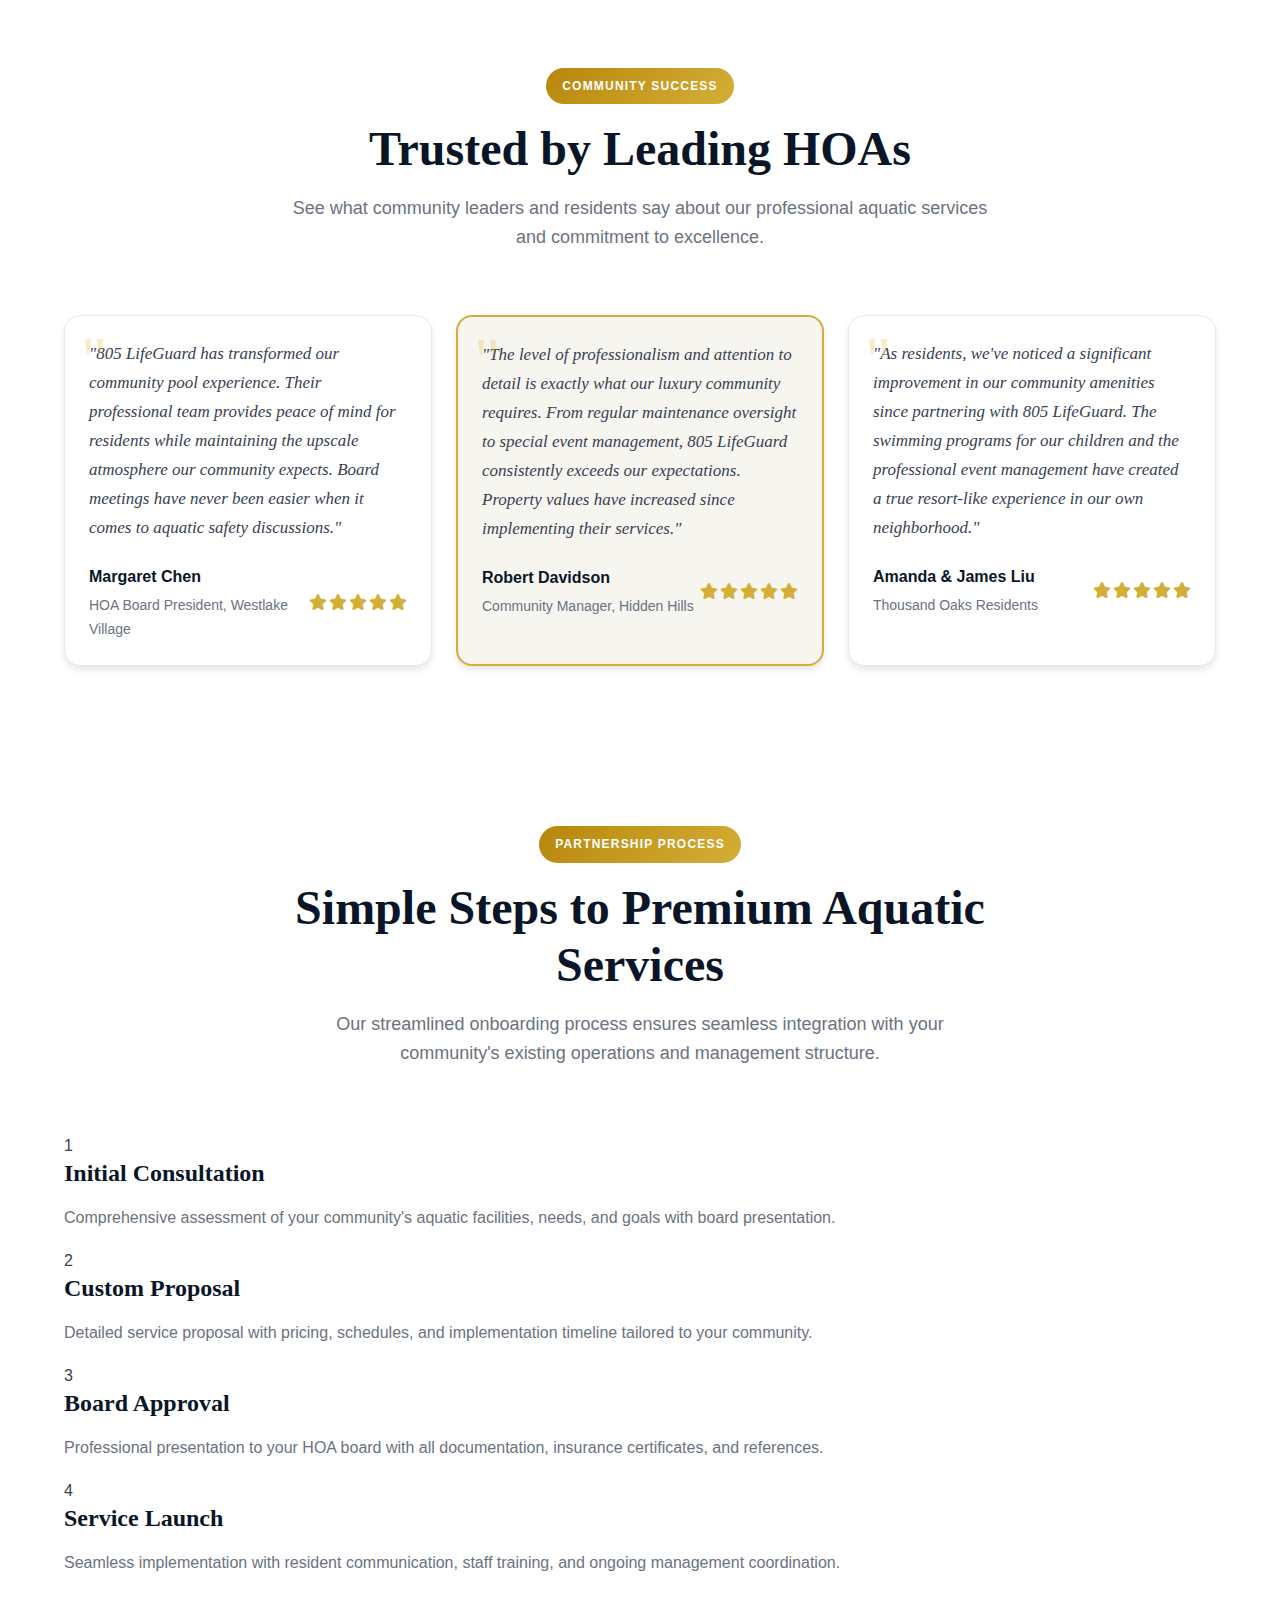
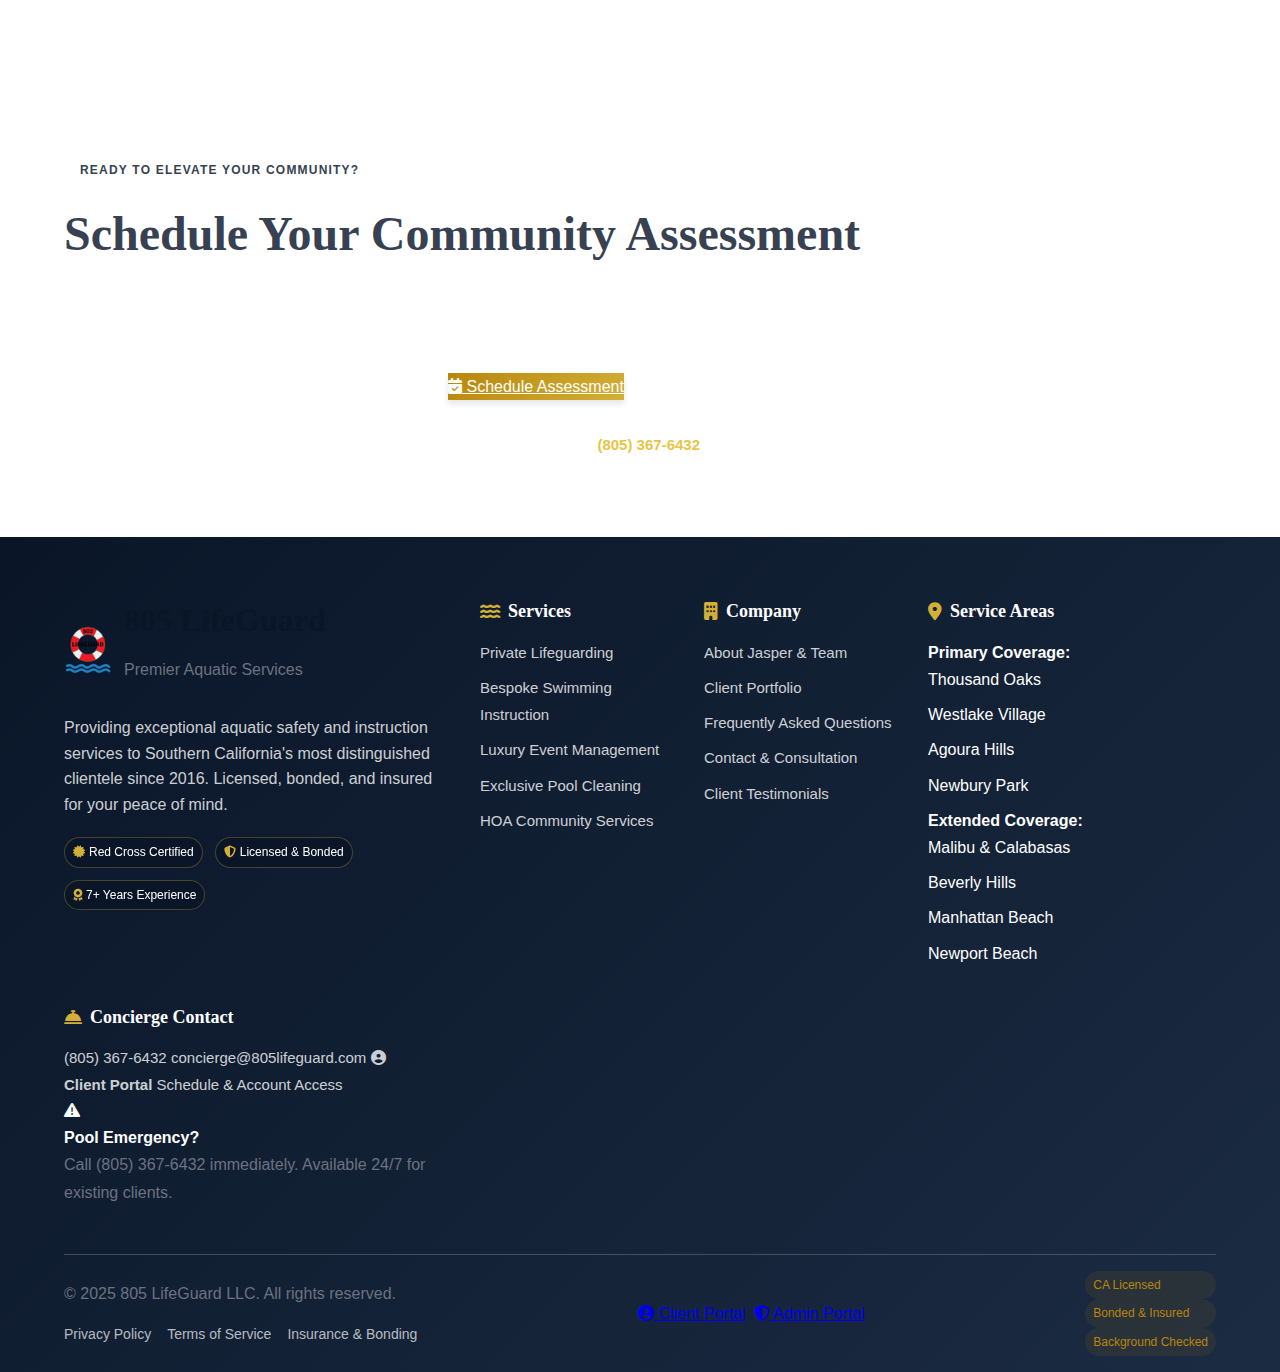
<file: hoa.html>
<!DOCTYPE html>
<html lang="en">
<head>
    <meta charset="UTF-8">
    <meta name="viewport" content="width=device-width, initial-scale=1.0">
    <meta name="robots" content="noindex, nofollow">
    <title>HOA Aquatic Services - 805 LifeGuard | Professional Community Pool Management</title>
    <meta name="description" content="Comprehensive aquatic safety and management services for HOAs and luxury communities. Professional lifeguarding, maintenance oversight, and event management for distinguished neighborhoods.">
    
    <!-- Luxury Fonts -->
    <link rel="preconnect" href="https://fonts.googleapis.com">
    <link rel="preconnect" href="https://fonts.gstatic.com" crossorigin>
    <link href="https://fonts.googleapis.com/css2?family=Cormorant+Garamond:ital,wght@0,300;0,400;0,500;0,600;0,700;1,400;1,500&family=Montserrat:ital,wght@0,300;0,400;0,500;0,600;0,700;1,400&family=Playfair+Display:ital,wght@0,400;0,500;0,600;0,700;0,800;1,400&display=swap" rel="stylesheet">
    
    <!-- Font Awesome -->
    <link rel="stylesheet" href="https://cdnjs.cloudflare.com/ajax/libs/font-awesome/6.4.0/css/all.min.css">
    
    <!-- Enhanced Luxury Theme CSS -->
    <link rel="stylesheet" href="css/luxury-theme.css">
    
    <!-- Preload critical images -->
    <link rel="preload" as="image" href="images/hoa/hoa-community-pool-1600x1200.jpg">
    <link rel="preload" as="image" href="images/logos/805-lifeguard-logo.png">
    
    <!-- Favicon -->
    <link rel="icon" type="image/x-icon" href="images/logos/805-lifeguard-favicon.ico">
</head>
<body>
    <!-- Header -->
    <header class="header" id="header">
        <div class="header-top">
            <div class="header-top-content">
                <div class="header-top-left">
                    <i class="fas fa-shield-alt"></i>
                    <span>Serving Southern California's Finest Clientele Since 2016</span>
                </div>
                <div class="header-top-contact">
                    <a href="tel:+18053676432" aria-label="Call us at 805-367-6432">
                        <i class="fas fa-phone"></i>
                        (805) 367-6432
                    </a>
                    <a href="mailto:concierge@805lifeguard.com" aria-label="Email our concierge team">
                        <i class="fas fa-envelope"></i>
                        concierge@805lifeguard.com
                    </a>
                </div>
            </div>
        </div>
        
        <nav class="navbar">
            <a href="/" class="logo" aria-label="805 LifeGuard Home">
                <img src="images/logos/805-lifeguard-logo.png" alt="805 LifeGuard Premium Logo" class="logo-img">
                <div class="logo-text">
                    <div class="logo-main">805 LifeGuard</div>
                    <div class="logo-subtitle">Premier Aquatic Services</div>
                </div>
            </a>
            
            <!-- Mobile Menu Toggle -->
            <button class="mobile-menu-toggle" id="mobileMenuToggle" aria-label="Toggle mobile menu" aria-expanded="false">
                <span></span>
                <span></span>
                <span></span>
            </button>
            
            <ul class="nav-links" id="navLinks" aria-hidden="true">
                <li><a href="about.html" class="nav-link">About</a></li>
                <li><a href="services.html" class="nav-link">Services</a></li>
                <li><a href="pool-cleaning.html" class="nav-link">Pool Cleaning</a></li>
                <li><a href="hoa.html" class="nav-link active">HOA Services</a></li>
                <li><a href="portfolio.html" class="nav-link">Portfolio</a></li>
                <li><a href="testimonials.html" class="nav-link">Testimonials</a></li>
                <li><a href="faq.html" class="nav-link">FAQ</a></li>
                <li class="nav-portals">
                    <a href="https://client.805companies.com" class="nav-link portal-link" target="_blank">
                        <i class="fas fa-user-circle"></i>
                        Client Portal
                    </a>
                    <a href="https://admin.805companies.com" class="nav-link admin-link" target="_blank">
                        <i class="fas fa-shield-alt"></i>
                        Admin
                    </a>
                </li>
                <li><a href="contact.html" class="nav-link btn-consultation">
                    <i class="fas fa-calendar-check"></i>
                    Private Consultation
                </a></li>
            </ul>
        </nav>
    </header>

    <!-- HOA Hero Section -->
    <section class="hoa-hero" style="background-image: linear-gradient(rgba(10, 22, 40, 0.5), rgba(10, 22, 40, 0.6)), url('images/hoa/hoa-community-pool-1600x1200.jpg');">
        <div class="hero-content">
            <div class="hero-badge">
                <i class="fas fa-building"></i>
                Community Excellence Program
            </div>
            
            <h1>Professional Aquatic Services for Distinguished Communities</h1>
            
            <p class="hero-subtitle">
                Comprehensive aquatic safety and management solutions designed specifically for luxury HOAs, 
                gated communities, and upscale residential developments throughout Southern California.
            </p>
        </div>
    </section>

    <!-- HOA Value Proposition -->
    <section class="hoa-value-proposition">
        <div class="container">
            <div class="section-header">
                <div class="section-badge">Community Benefits</div>
                <h2>Elevating Your Community's Aquatic Experience</h2>
                <p class="section-description">
                    Partner with Southern California's premier aquatic safety professionals to enhance your 
                    community's lifestyle while ensuring the highest standards of safety, compliance, and resident satisfaction.
                </p>
            </div>
            
            <div class="value-propositions-grid">
                <div class="value-proposition">
                    <div class="proposition-icon">
                        <i class="fas fa-shield-check"></i>
                    </div>
                    <div class="proposition-content">
                        <h4>Risk Management & Liability Protection</h4>
                        <p>Reduce community liability exposure with certified professionals who maintain comprehensive insurance coverage and follow strict safety protocols.</p>
                    </div>
                </div>
                
                <div class="value-proposition">
                    <div class="proposition-icon">
                        <i class="fas fa-users-cog"></i>
                    </div>
                    <div class="proposition-content">
                        <h4>Enhanced Resident Satisfaction</h4>
                        <p>Provide premium amenities that increase property values and resident retention through professional aquatic services.</p>
                    </div>
                </div>
                
                <div class="value-proposition">
                    <div class="proposition-icon">
                        <i class="fas fa-chart-line"></i>
                    </div>
                    <div class="proposition-content">
                        <h4>Property Value Enhancement</h4>
                        <p>Well-maintained aquatic facilities with professional oversight contribute to higher property values and community prestige.</p>
                    </div>
                </div>
                
                <div class="value-proposition">
                    <div class="proposition-icon">
                        <i class="fas fa-handshake"></i>
                    </div>
                    <div class="proposition-content">
                        <h4>Simplified Management</h4>
                        <p>Single-source solution for all aquatic needs, reducing administrative burden on HOA boards and management companies.</p>
                    </div>
                </div>
            </div>
        </div>
    </section>

    <!-- HOA Services Overview -->
    <section class="hoa-services">
        <div class="container">
            <div class="section-header">
                <div class="section-badge">Comprehensive Solutions</div>
                <h2>Complete Aquatic Management for Your Community</h2>
                <p class="section-description">
                    From daily safety oversight to special event management, we provide integrated 
                    aquatic services that maintain your community's premium standards.
                </p>
            </div>
            
            <div class="hoa-services-grid">
                <div class="hoa-service-card">
                    <div class="service-image" style="background-image: url('images/hoa/hoa-lifeguarding-800x600.jpg');">
                        <div class="service-icon">
                            <i class="fas fa-life-ring"></i>
                        </div>
                    </div>
                    <div class="service-content">
                        <h3>Community Pool Lifeguarding</h3>
                        <p>Professional certified lifeguards for daily operations, peak hours, and special events. Our team integrates seamlessly with your community's atmosphere while maintaining vigilant safety oversight.</p>
                        <ul class="service-features">
                            <li><i class="fas fa-check"></i> Red Cross certified professionals</li>
                            <li><i class="fas fa-check"></i> Flexible scheduling options</li>
                            <li><i class="fas fa-check"></i> Emergency response protocols</li>
                            <li><i class="fas fa-check"></i> Incident documentation</li>
                        </ul>
                    </div>
                </div>
                
                <div class="hoa-service-card">
                    <div class="service-image" style="background-image: url('images/hoa/hoa-maintenance-800x600.jpg');">
                        <div class="service-icon">
                            <i class="fas fa-tools"></i>
                        </div>
                    </div>
                    <div class="service-content">
                        <h3>Pool Maintenance Oversight</h3>
                        <p>Professional monitoring and coordination of pool maintenance to ensure optimal water quality, equipment performance, and aesthetic appeal for your community amenities.</p>
                        <ul class="service-features">
                            <li><i class="fas fa-check"></i> Water chemistry monitoring</li>
                            <li><i class="fas fa-check"></i> Equipment maintenance coordination</li>
                            <li><i class="fas fa-check"></i> Vendor management</li>
                            <li><i class="fas fa-check"></i> Compliance reporting</li>
                        </ul>
                    </div>
                </div>
                
                <div class="hoa-service-card">
                    <div class="service-image" style="background-image: url('images/hoa/hoa-events-800x600.jpg');">
                        <div class="service-icon">
                            <i class="fas fa-calendar-star"></i>
                        </div>
                    </div>
                    <div class="service-content">
                        <h3>Community Event Management</h3>
                        <p>Specialized aquatic safety management for community gatherings, holiday parties, family fun days, and social events that bring residents together.</p>
                        <ul class="service-features">
                            <li><i class="fas fa-check"></i> Event planning consultation</li>
                            <li><i class="fas fa-check"></i> Safety risk assessment</li>
                            <li><i class="fas fa-check"></i> Professional event oversight</li>
                            <li><i class="fas fa-check"></i> Emergency preparedness</li>
                        </ul>
                    </div>
                </div>
                
                <div class="hoa-service-card">
                    <div class="service-image" style="background-image: url('images/hoa/hoa-training-800x600.jpg');">
                        <div class="service-icon">
                            <i class="fas fa-graduation-cap"></i>
                        </div>
                    </div>
                    <div class="service-content">
                        <h3>Resident Swimming Programs</h3>
                        <p>Group swimming lessons and water safety programs designed to enhance resident amenities and build community engagement around your aquatic facilities.</p>
                        <ul class="service-features">
                            <li><i class="fas fa-check"></i> Adult swimming programs</li>
                            <li><i class="fas fa-check"></i> Children's group lessons</li>
                            <li><i class="fas fa-check"></i> Water safety education</li>
                            <li><i class="fas fa-check"></i> Seasonal programs</li>
                        </ul>
                    </div>
                </div>
            </div>
        </div>
    </section>

    <!-- HOA Benefits -->
    <section class="hoa-benefits dark-section">
        <div class="container">
            <div class="section-header">
                <div class="section-badge" style="background: var(--luxury-gold); color: var(--deep-navy);">Partnership Advantages</div>
                <h2 style="color: var(--pearl-white);">Why Distinguished Communities Choose 805 LifeGuard</h2>
                <p style="color: rgba(255,255,255,0.9);">
                    Our partnership approach delivers measurable value to your community while 
                    maintaining the premium standards your residents expect.
                </p>
            </div>
            
            <div class="benefits-grid">
                <div class="benefit-item">
                    <div class="benefit-number">01</div>
                    <h4>Proven Track Record</h4>
                    <p>7+ years serving Southern California's most prestigious communities with zero major incidents and 100% client satisfaction.</p>
                </div>
                
                <div class="benefit-item">
                    <div class="benefit-number">02</div>
                    <h4>Comprehensive Insurance</h4>
                    <p>$2 million professional liability coverage plus comprehensive bonding protects your community from aquatic-related risks.</p>
                </div>
                
                <div class="benefit-item">
                    <div class="benefit-number">03</div>
                    <h4>Flexible Service Plans</h4>
                    <p>Customizable service packages that adapt to your community's unique needs, budget, and seasonal requirements.</p>
                </div>
                
                <div class="benefit-item">
                    <div class="benefit-number">04</div>
                    <h4>Professional Integration</h4>
                    <p>Seamless coordination with your management company, board members, and existing service providers.</p>
                </div>
                
                <div class="benefit-item">
                    <div class="benefit-number">05</div>
                    <h4>Emergency Response</h4>
                    <p>24/7 emergency support and rapid response capabilities for urgent aquatic safety situations.</p>
                </div>
                
                <div class="benefit-item">
                    <div class="benefit-number">06</div>
                    <h4>Regulatory Compliance</h4>
                    <p>Expert knowledge of local health codes, safety regulations, and HOA liability requirements.</p>
                </div>
            </div>
        </div>
    </section>

    <!-- Service Packages -->
    <section class="hoa-packages">
        <div class="container">
            <div class="section-header">
                <div class="section-badge">Community Solutions</div>
                <h2>Tailored Service Packages</h2>
                <p class="section-description">
                    Choose from our comprehensive service tiers designed to meet the diverse needs 
                    of luxury communities throughout Southern California.
                </p>
            </div>
            
            <div class="packages-grid">
                <div class="package-card">
                    <div class="package-header">
                        <div class="package-icon">
                            <i class="fas fa-building"></i>
                        </div>
                        <h3>Community Essentials</h3>
                        <p class="package-subtitle">Foundation Safety Coverage</p>
                    </div>
                    <div class="package-features">
                        <ul>
                            <li><i class="fas fa-check"></i> Seasonal lifeguarding coverage</li>
                            <li><i class="fas fa-check"></i> Basic pool safety oversight</li>
                            <li><i class="fas fa-check"></i> Emergency response protocols</li>
                            <li><i class="fas fa-check"></i> Incident reporting system</li>
                            <li><i class="fas fa-check"></i> Monthly safety assessments</li>
                        </ul>
                    </div>
                    <div class="package-note">
                        <p>Ideal for smaller communities seeking professional safety oversight during peak pool seasons.</p>
                    </div>
                </div>
                
                <div class="package-card featured">
                    <div class="package-badge">Most Popular</div>
                    <div class="package-header">
                        <div class="package-icon">
                            <i class="fas fa-crown"></i>
                        </div>
                        <h3>Premium Community</h3>
                        <p class="package-subtitle">Comprehensive Management</p>
                    </div>
                    <div class="package-features">
                        <ul>
                            <li><i class="fas fa-check"></i> Year-round lifeguarding options</li>
                            <li><i class="fas fa-check"></i> Pool maintenance coordination</li>
                            <li><i class="fas fa-check"></i> Community event management</li>
                            <li><i class="fas fa-check"></i> Resident swimming programs</li>
                            <li><i class="fas fa-check"></i> Quarterly board presentations</li>
                            <li><i class="fas fa-check"></i> Priority emergency response</li>
                        </ul>
                    </div>
                    <div class="package-note">
                        <p>Perfect for established communities wanting comprehensive aquatic management and enhanced resident amenities.</p>
                    </div>
                </div>
                
                <div class="package-card">
                    <div class="package-header">
                        <div class="package-icon">
                            <i class="fas fa-gem"></i>
                        </div>
                        <h3>Luxury Concierge</h3>
                        <p class="package-subtitle">White-Glove Service</p>
                    </div>
                    <div class="package-features">
                        <ul>
                            <li><i class="fas fa-check"></i> Dedicated community liaison</li>
                            <li><i class="fas fa-check"></i> Custom service protocols</li>
                            <li><i class="fas fa-check"></i> Executive event management</li>
                            <li><i class="fas fa-check"></i> VIP resident services</li>
                            <li><i class="fas fa-check"></i> 24/7 concierge support</li>
                            <li><i class="fas fa-check"></i> Bespoke program development</li>
                        </ul>
                    </div>
                    <div class="package-note">
                        <p>Ultimate service tier for ultra-luxury communities requiring the highest level of personalized aquatic management.</p>
                    </div>
                </div>
            </div>
        </div>
    </section>

    <!-- Community Testimonials -->
    <section class="hoa-testimonials">
        <div class="container">
            <div class="section-header">
                <div class="section-badge">Community Success</div>
                <h2>Trusted by Leading HOAs</h2>
                <p class="section-description">
                    See what community leaders and residents say about our professional 
                    aquatic services and commitment to excellence.
                </p>
            </div>
            
            <div class="testimonials-grid">
                <article class="testimonial-card">
                    <div class="testimonial-content">
                        <p>"805 LifeGuard has transformed our community pool experience. Their professional team provides peace of mind for residents while maintaining the upscale atmosphere our community expects. Board meetings have never been easier when it comes to aquatic safety discussions."</p>
                    </div>
                    <div class="testimonial-author">
                        <div class="author-info">
                            <div class="author-name">Margaret Chen</div>
                            <div class="author-location">HOA Board President, Westlake Village</div>
                        </div>
                        <div class="testimonial-rating" aria-label="5 star rating">
                            <i class="fas fa-star"></i>
                            <i class="fas fa-star"></i>
                            <i class="fas fa-star"></i>
                            <i class="fas fa-star"></i>
                            <i class="fas fa-star"></i>
                        </div>
                    </div>
                </article>
                
                <article class="testimonial-card featured">
                    <div class="testimonial-content">
                        <p>"The level of professionalism and attention to detail is exactly what our luxury community requires. From regular maintenance oversight to special event management, 805 LifeGuard consistently exceeds our expectations. Property values have increased since implementing their services."</p>
                    </div>
                    <div class="testimonial-author">
                        <div class="author-info">
                            <div class="author-name">Robert Davidson</div>
                            <div class="author-location">Community Manager, Hidden Hills</div>
                        </div>
                        <div class="testimonial-rating" aria-label="5 star rating">
                            <i class="fas fa-star"></i>
                            <i class="fas fa-star"></i>
                            <i class="fas fa-star"></i>
                            <i class="fas fa-star"></i>
                            <i class="fas fa-star"></i>
                        </div>
                    </div>
                </article>
                
                <article class="testimonial-card">
                    <div class="testimonial-content">
                        <p>"As residents, we've noticed a significant improvement in our community amenities since partnering with 805 LifeGuard. The swimming programs for our children and the professional event management have created a true resort-like experience in our own neighborhood."</p>
                    </div>
                    <div class="testimonial-author">
                        <div class="author-info">
                            <div class="author-name">Amanda & James Liu</div>
                            <div class="author-location">Thousand Oaks Residents</div>
                        </div>
                        <div class="testimonial-rating" aria-label="5 star rating">
                            <i class="fas fa-star"></i>
                            <i class="fas fa-star"></i>
                            <i class="fas fa-star"></i>
                            <i class="fas fa-star"></i>
                            <i class="fas fa-star"></i>
                        </div>
                    </div>
                </article>
            </div>
        </div>
    </section>

    <!-- HOA Partnership Process -->
    <section class="partnership-process">
        <div class="container">
            <div class="section-header">
                <div class="section-badge">Partnership Process</div>
                <h2>Simple Steps to Premium Aquatic Services</h2>
                <p class="section-description">
                    Our streamlined onboarding process ensures seamless integration with your 
                    community's existing operations and management structure.
                </p>
            </div>
            
            <div class="process-steps">
                <div class="process-step">
                    <div class="step-number">1</div>
                    <div class="step-content">
                        <h4>Initial Consultation</h4>
                        <p>Comprehensive assessment of your community's aquatic facilities, needs, and goals with board presentation.</p>
                    </div>
                </div>
                
                <div class="process-step">
                    <div class="step-number">2</div>
                    <div class="step-content">
                        <h4>Custom Proposal</h4>
                        <p>Detailed service proposal with pricing, schedules, and implementation timeline tailored to your community.</p>
                    </div>
                </div>
                
                <div class="process-step">
                    <div class="step-number">3</div>
                    <div class="step-content">
                        <h4>Board Approval</h4>
                        <p>Professional presentation to your HOA board with all documentation, insurance certificates, and references.</p>
                    </div>
                </div>
                
                <div class="process-step">
                    <div class="step-number">4</div>
                    <div class="step-content">
                        <h4>Service Launch</h4>
                        <p>Seamless implementation with resident communication, staff training, and ongoing management coordination.</p>
                    </div>
                </div>
            </div>
        </div>
    </section>

    <!-- HOA CTA -->
    <section class="hoa-cta dark-section">
        <div class="container">
            <div class="cta-content">
                <div class="section-badge" style="background: var(--luxury-gold); color: var(--deep-navy);">Ready to Elevate Your Community?</div>
                <h2 style="color: var(--pearl-white);">Schedule Your Community Assessment</h2>
                <p style="color: rgba(255,255,255,0.9); margin-bottom: 40px;">
                    Discover how our professional aquatic services can enhance your community's lifestyle, 
                    reduce liability, and increase property values. Schedule a complimentary consultation 
                    with board presentation included.
                </p>
                
                <div class="cta-buttons">
                    <a href="contact.html?service=hoa" class="btn-primary">
                        <i class="fas fa-calendar-check"></i>
                        Schedule Assessment
                    </a>
                    <a href="mailto:concierge@805lifeguard.com" class="btn-secondary">
                        <i class="fas fa-envelope"></i>
                        Email Proposal Request
                    </a>
                </div>
                
                <div class="cta-contact">
                    <p>
                        <i class="fas fa-phone"></i>
                        Community managers call <a href="tel:+18053676432">(805) 367-6432</a> for immediate consultation
                    </p>
                </div>
            </div>
        </div>
    </section>

    <!-- Footer -->
    <footer class="footer">
        <div class="container">
            <div class="footer-content">
                <div class="footer-section footer-brand">
                    <div class="footer-logo">
                        <img src="images/logos/805-lifeguard-logo-white.png" alt="805 LifeGuard Logo" class="footer-logo-img">
                        <div>
                            <h3>805 LifeGuard</h3>
                            <p>Premier Aquatic Services</p>
                        </div>
                    </div>
                    <p class="footer-description">
                        Providing exceptional aquatic safety and instruction services to Southern California's 
                        most distinguished clientele since 2016. Licensed, bonded, and insured for your peace of mind.
                    </p>
                    <div class="footer-credentials">
                        <div class="credential-badge">
                            <i class="fas fa-certificate"></i>
                            Red Cross Certified
                        </div>
                        <div class="credential-badge">
                            <i class="fas fa-shield-alt"></i>
                            Licensed & Bonded
                        </div>
                        <div class="credential-badge">
                            <i class="fas fa-award"></i>
                            7+ Years Experience
                        </div>
                    </div>
                </div>
                
                <div class="footer-section">
                    <h4><i class="fas fa-water"></i> Services</h4>
                    <ul>
                        <li><a href="services.html#lifeguarding">Private Lifeguarding</a></li>
                        <li><a href="services.html#instruction">Bespoke Swimming Instruction</a></li>
                        <li><a href="services.html#events">Luxury Event Management</a></li>
                        <li><a href="pool-cleaning.html">Exclusive Pool Cleaning</a></li>
                        <li><a href="hoa.html">HOA Community Services</a></li>
                    </ul>
                </div>
                
                <div class="footer-section">
                    <h4><i class="fas fa-building"></i> Company</h4>
                    <ul>
                        <li><a href="about.html">About Jasper & Team</a></li>
                        <li><a href="portfolio.html">Client Portfolio</a></li>
                        <li><a href="faq.html">Frequently Asked Questions</a></li>
                        <li><a href="contact.html">Contact & Consultation</a></li>
                        <li><a href="testimonials.html">Client Testimonials</a></li>
                    </ul>
                </div>
                
                <div class="footer-section">
                    <h4><i class="fas fa-map-marker-alt"></i> Service Areas</h4>
                    <div class="service-areas">
                        <div class="area-group">
                            <strong>Primary Coverage:</strong>
                            <ul>
                                <li>Thousand Oaks</li>
                                <li>Westlake Village</li>
                                <li>Agoura Hills</li>
                                <li>Newbury Park</li>
                            </ul>
                        </div>
                        <div class="area-group">
                            <strong>Extended Coverage:</strong>
                            <ul>
                                <li>Malibu & Calabasas</li>
                                <li>Beverly Hills</li>
                                <li>Manhattan Beach</li>
                                <li>Newport Beach</li>
                            </ul>
                        </div>
                    </div>
                </div>
                
                <div class="footer-section footer-contact">
                    <h4><i class="fas fa-concierge-bell"></i> Concierge Contact</h4>
                    <div class="contact-methods">
                        <a href="tel:+18053676432" class="contact-method priority">
                            <i class="fas fa-phone"></i>
                            <div>
                                <strong>(805) 367-6432</strong>
                                <span>24/7 Emergency Line</span>
                            </div>
                        </a>
                        <a href="mailto:concierge@805lifeguard.com" class="contact-method">
                            <i class="fas fa-envelope"></i>
                            <div>
                                <strong>concierge@805lifeguard.com</strong>
                                <span>Consultation Requests</span>
                            </div>
                        </a>
                        <a href="https://client.805companies.com" class="contact-method portal" target="_blank">
                            <i class="fas fa-user-circle"></i>
                            <div>
                                <strong>Client Portal</strong>
                                <span>Schedule & Account Access</span>
                            </div>
                        </a>
                    </div>
                    
                    <div class="emergency-notice">
                        <i class="fas fa-exclamation-triangle"></i>
                        <div>
                            <strong>Pool Emergency?</strong>
                            <p>Call (805) 367-6432 immediately. Available 24/7 for existing clients.</p>
                        </div>
                    </div>
                </div>
            </div>
            
            <div class="footer-bottom">
                <div class="footer-bottom-content">
                    <div class="footer-legal">
                        <p>&copy; 2025 805 LifeGuard LLC. All rights reserved.</p>
                        <div class="legal-links">
                            <a href="privacy.html">Privacy Policy</a>
                            <a href="terms.html">Terms of Service</a>
                            <a href="insurance.html">Insurance & Bonding</a>
                        </div>
                    </div>
                    
                    <div class="footer-portals">
                        <a href="https://client.805companies.com" class="portal-link client" target="_blank">
                            <i class="fas fa-user-circle"></i>
                            Client Portal
                        </a>
                        <a href="https://admin.805companies.com" class="portal-link admin" target="_blank">
                            <i class="fas fa-shield-alt"></i>
                            Admin Portal
                        </a>
                    </div>
                    
                    <div class="footer-credentials-compact">
                        <span class="credential">CA Licensed</span>
                        <span class="credential">Bonded & Insured</span>
                        <span class="credential">Background Checked</span>
                    </div>
                </div>
            </div>
        </div>
    </footer>

    <!-- Enhanced JavaScript -->
    <script src="js/luxury-app.js"></script>
</body>
</html>
</file>
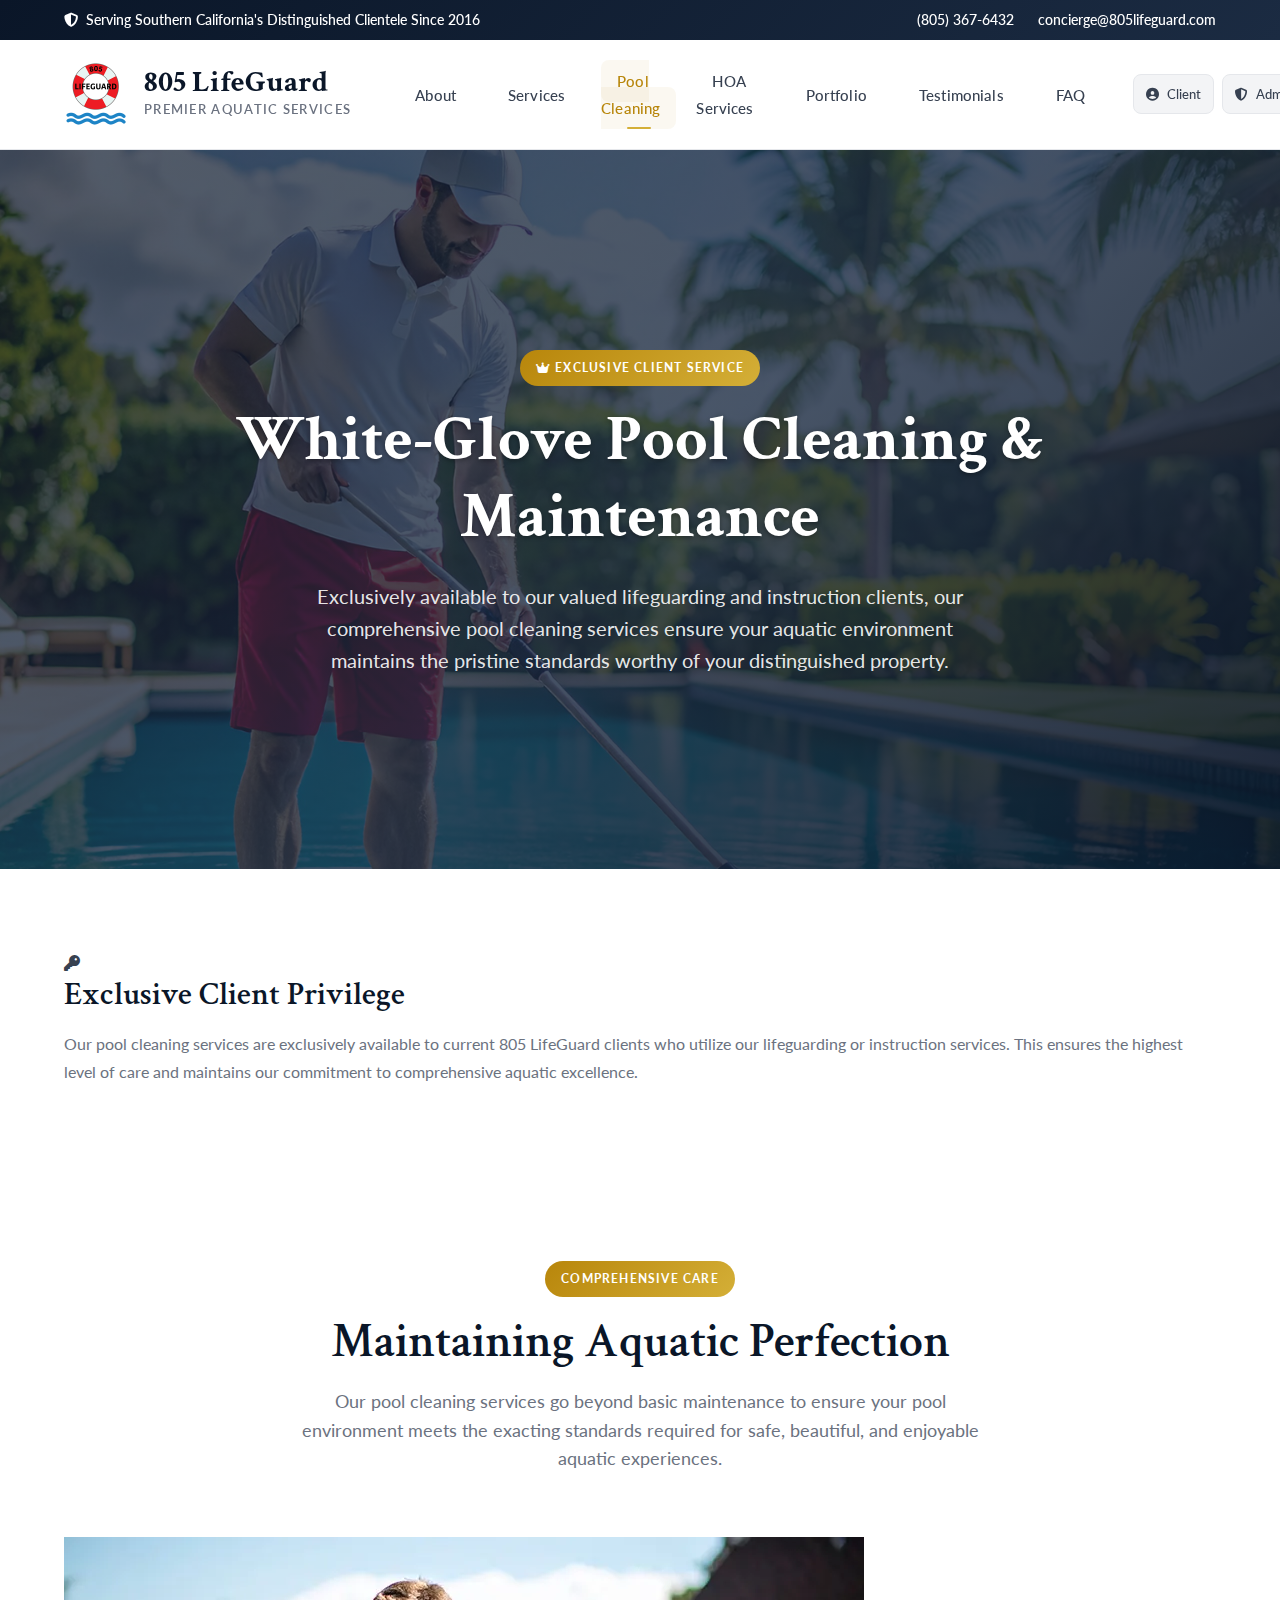
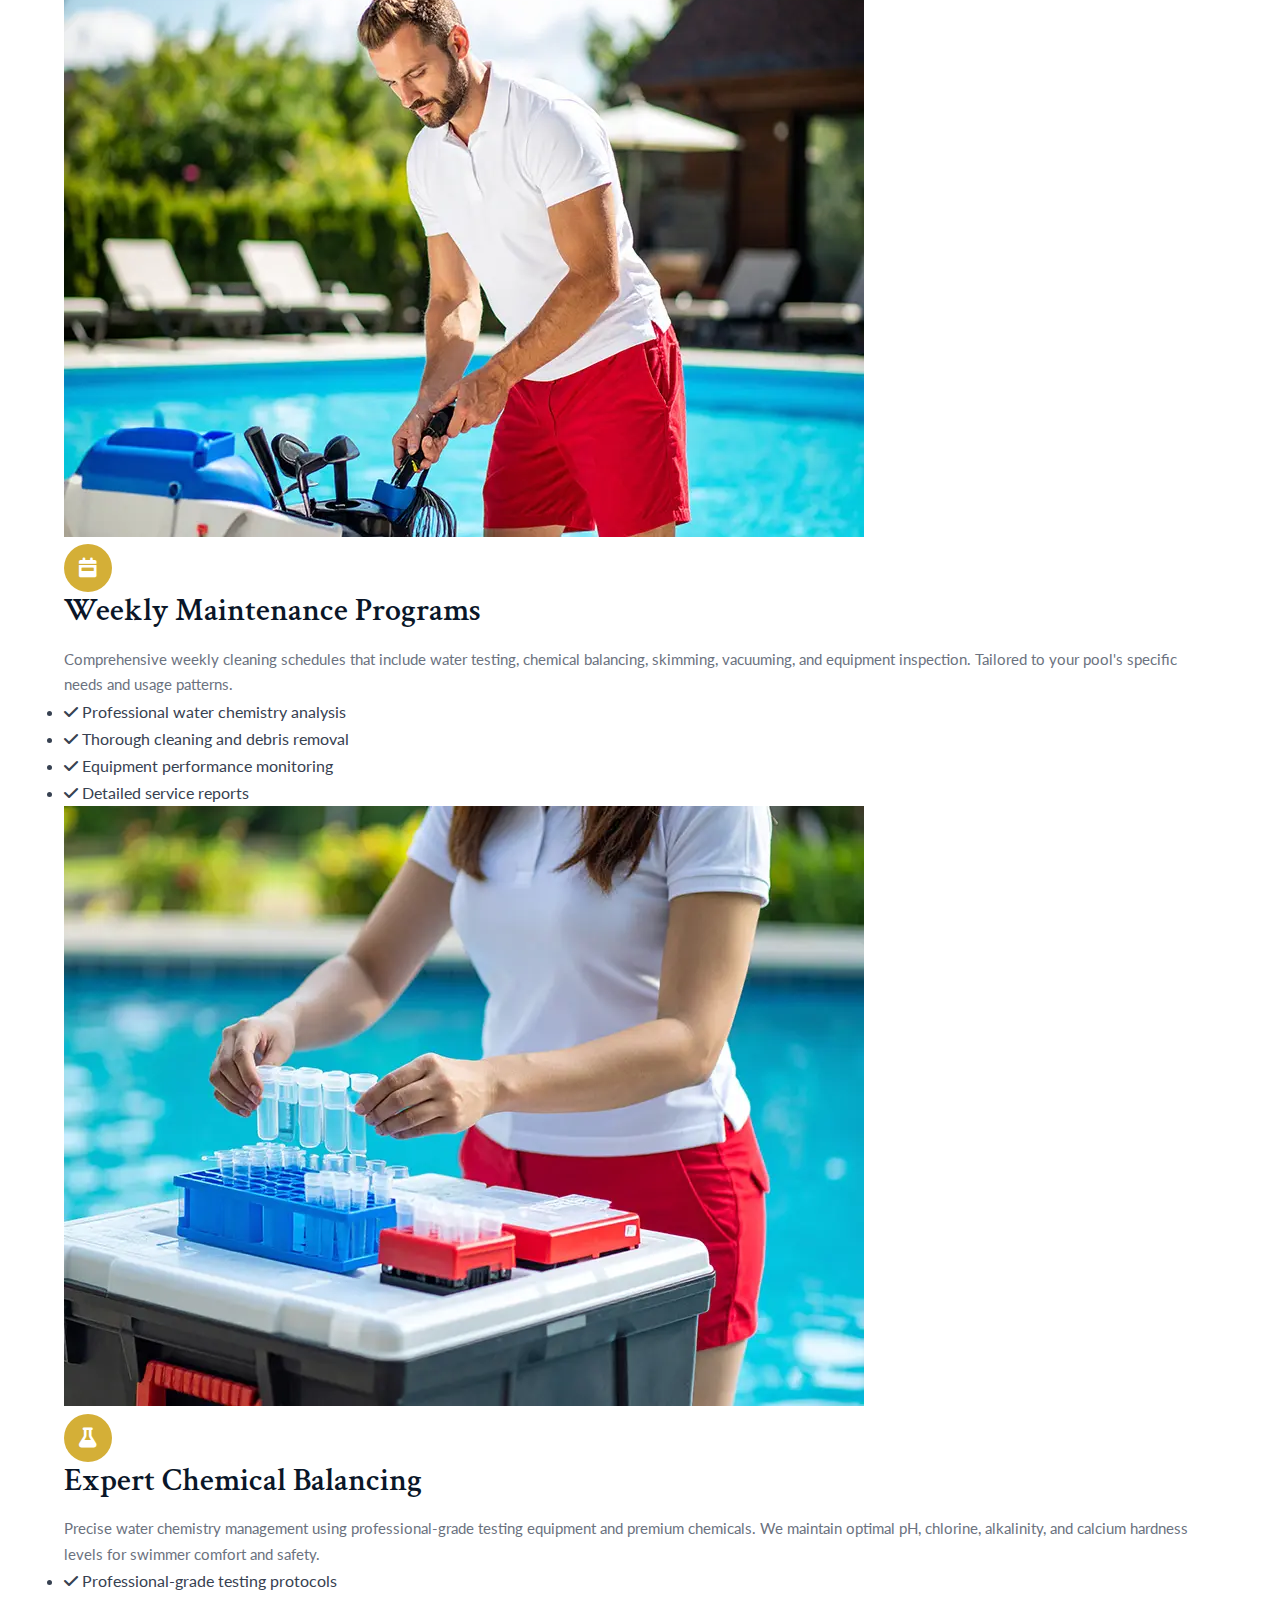
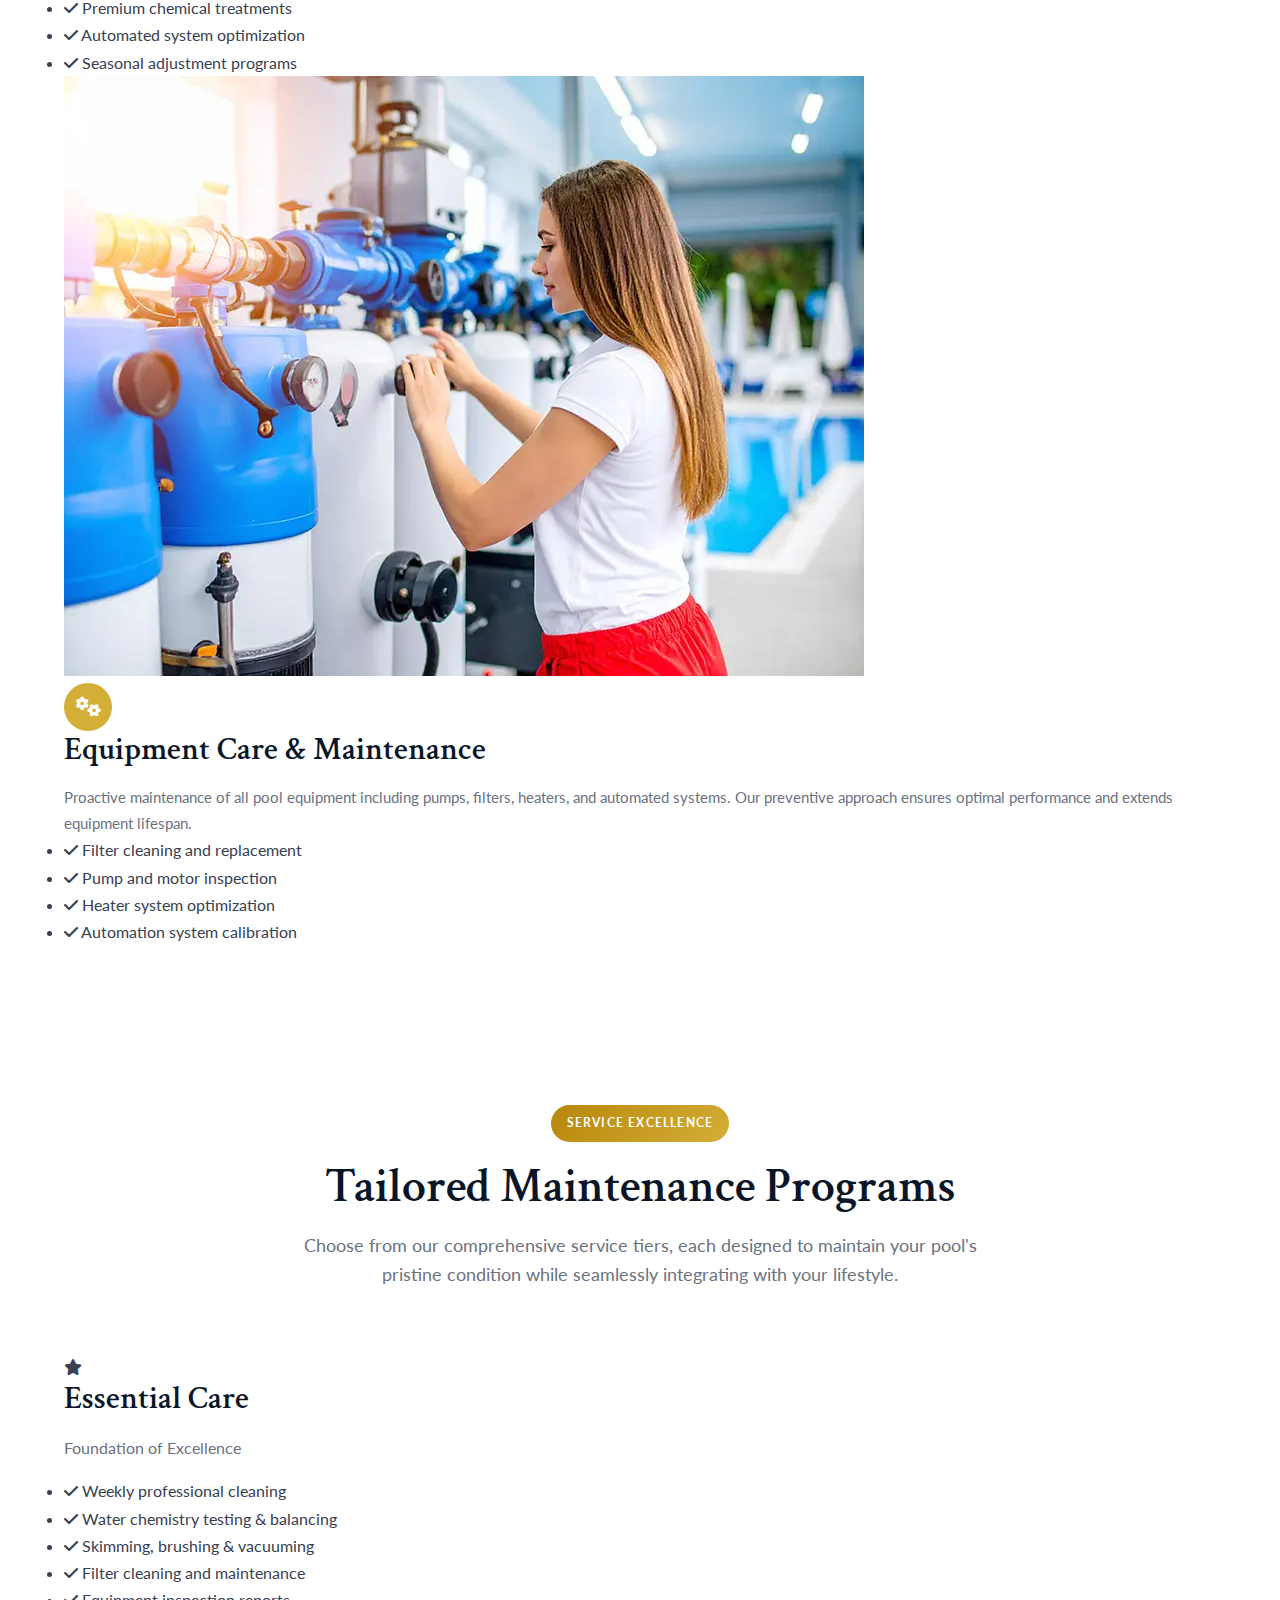
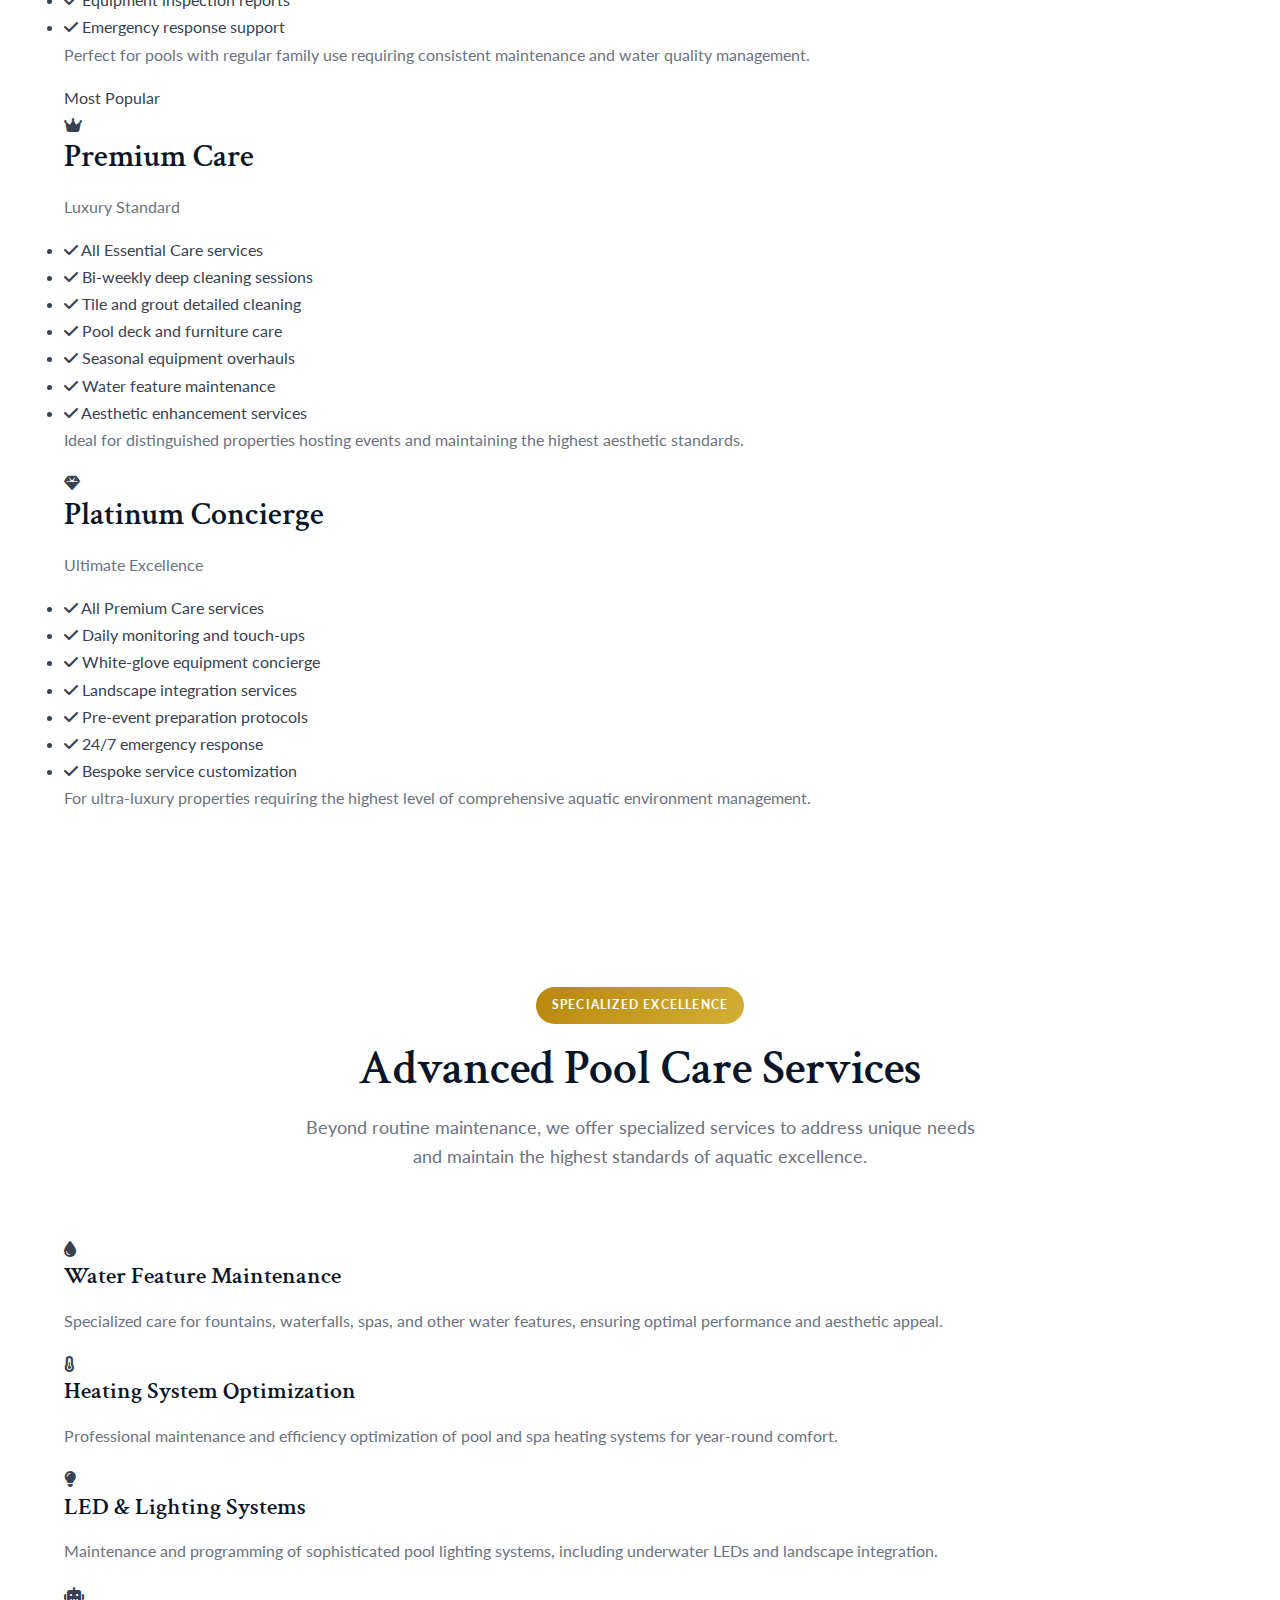
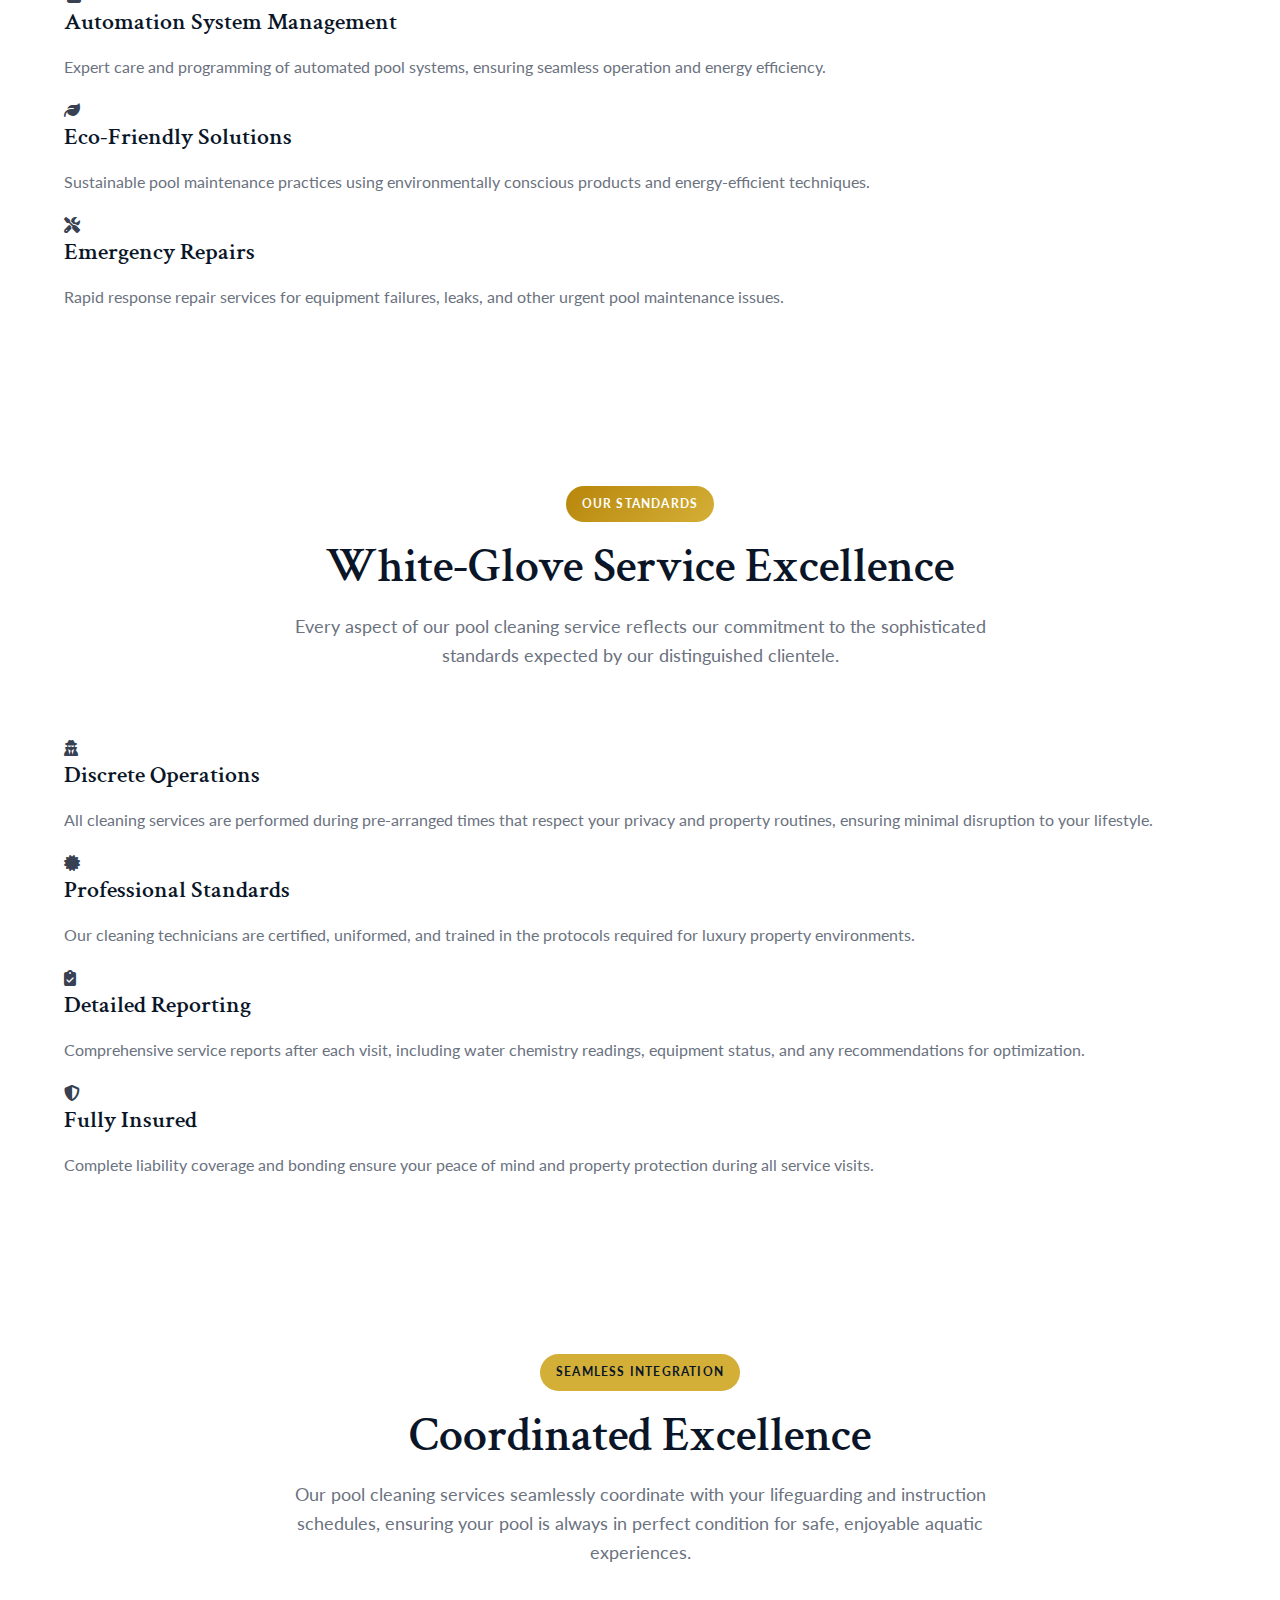
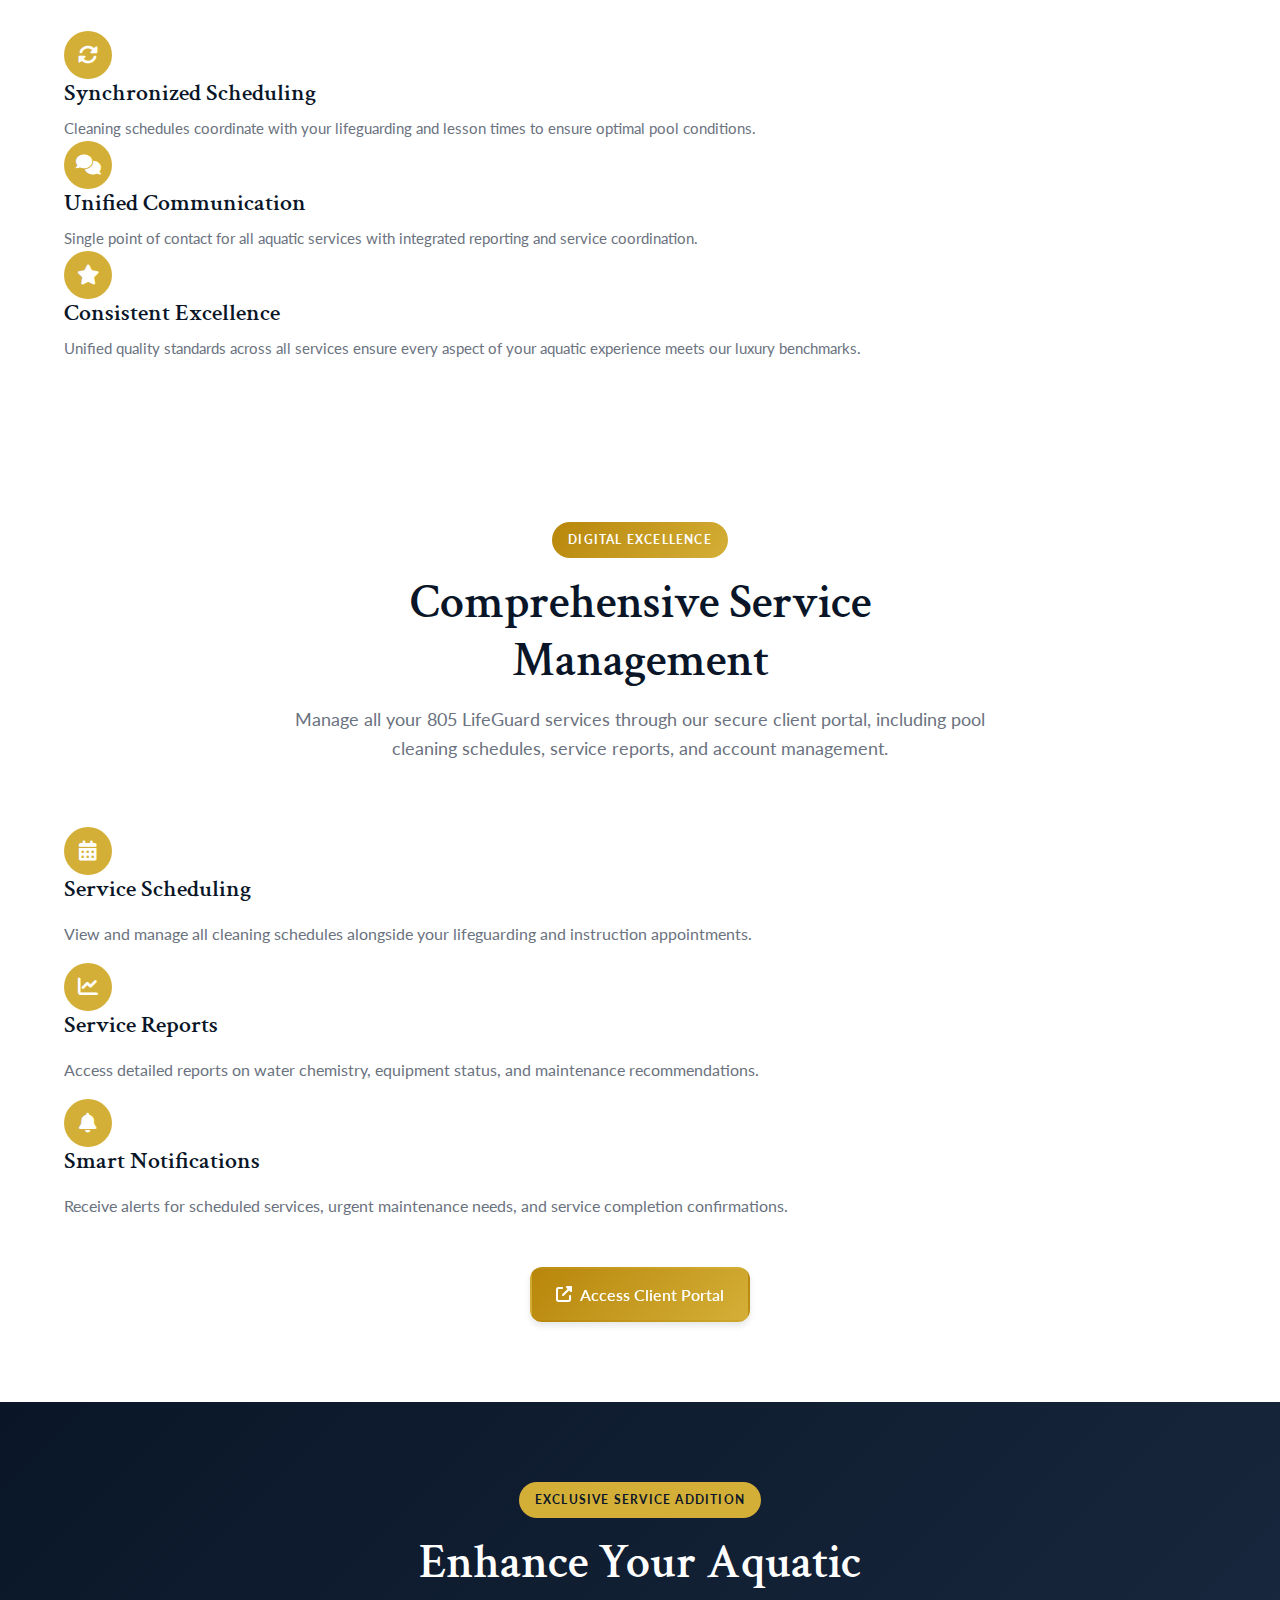
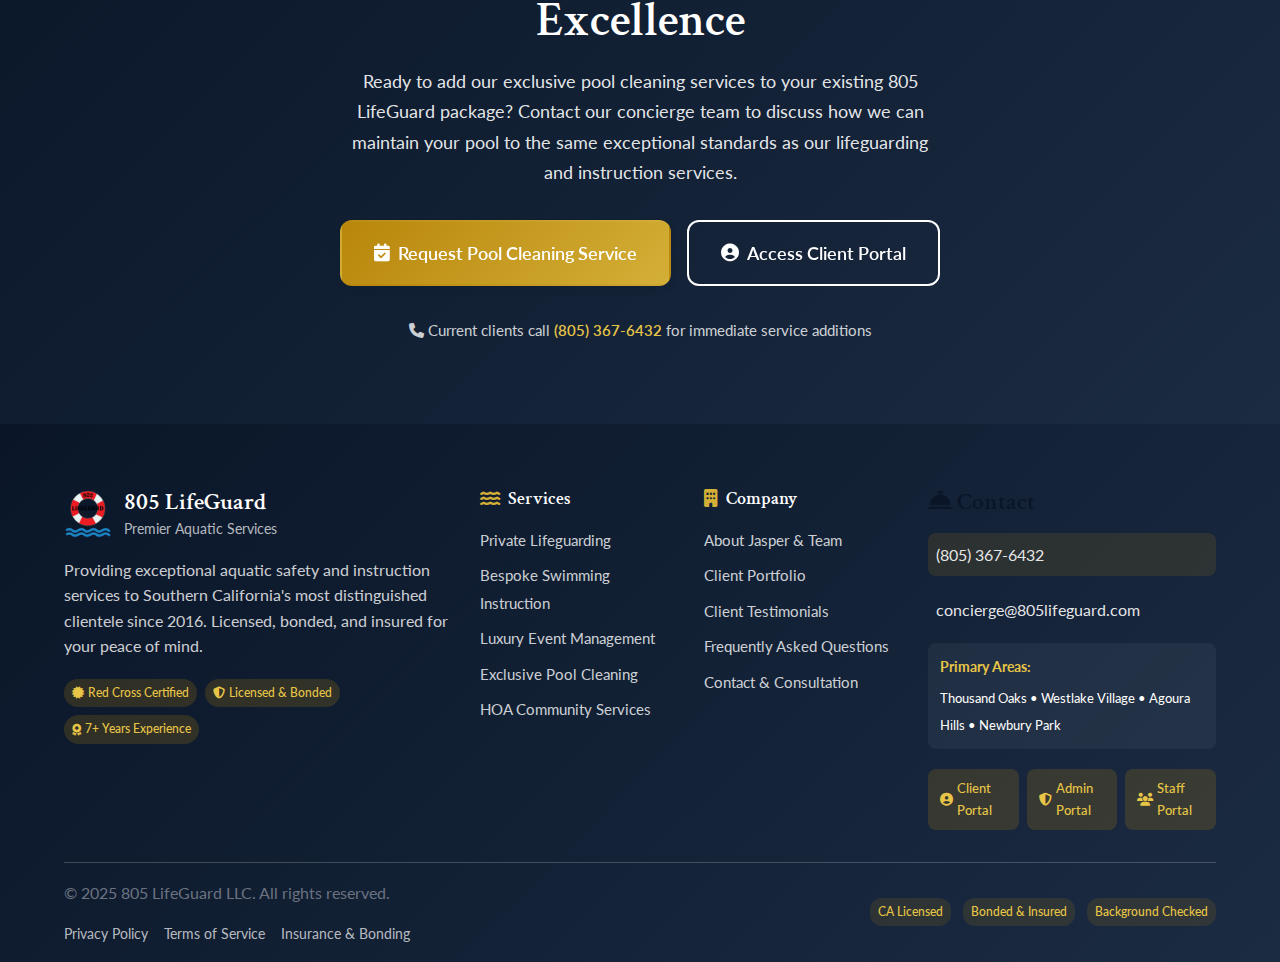
<file: pool-cleaning.html>
<!DOCTYPE html>
<html lang="en">
<head>
    <meta charset="UTF-8">
    <meta name="viewport" content="width=device-width, initial-scale=1.0">
    
    <!-- SEO Meta Tags -->
    <title>Exclusive Pool Cleaning Services - 805 LifeGuard | White-Glove Pool Maintenance for Southern California</title>
    <meta name="description" content="Exclusive pool cleaning and maintenance services available only to 805 LifeGuard clients. Professional weekly maintenance, chemical balancing, and equipment care for distinguished properties in Southern California.">
    <meta name="keywords" content="exclusive pool cleaning, luxury pool maintenance, pool chemical balancing, equipment maintenance, Southern California pool cleaning, Thousand Oaks pool service, Westlake Village pool maintenance, premium pool care">
    <meta name="author" content="805 LifeGuard LLC">
    <meta name="robots" content="noindex, nofollow">
    <meta name="language" content="en-US">
    <meta name="geo.region" content="US-CA">
    <meta name="geo.placename" content="Thousand Oaks, California">
    
    <!-- Open Graph Meta Tags -->
    <meta property="og:type" content="website">
    <meta property="og:title" content="Exclusive Pool Cleaning Services - 805 LifeGuard">
    <meta property="og:description" content="White-glove pool cleaning and maintenance services exclusively for 805 LifeGuard clients. Professional aquatic environment management in Southern California.">
    <meta property="og:url" content="https://805lifeguard.com/pool-cleaning.html">
    <meta property="og:site_name" content="805 LifeGuard">
    <meta property="og:image" content="https://805lifeguard.com/images/services/pool-cleaning-og-1200x630.jpg">
    <meta property="og:image:width" content="1200">
    <meta property="og:image:height" content="630">
    <meta property="og:locale" content="en_US">
    
    <!-- Twitter Card Meta Tags -->
    <meta name="twitter:card" content="summary_large_image">
    <meta name="twitter:title" content="Exclusive Pool Cleaning - 805 LifeGuard">
    <meta name="twitter:description" content="White-glove pool maintenance exclusively for distinguished 805 LifeGuard clients.">
    <meta name="twitter:image" content="https://805lifeguard.com/images/services/pool-cleaning-twitter-1200x600.jpg">
    
    <!-- Canonical URL -->
    <link rel="canonical" href="https://805lifeguard.com/pool-cleaning.html">
    
    <!-- Sophisticated Country Club Fonts -->
    <link rel="preconnect" href="https://fonts.googleapis.com">
    <link rel="preconnect" href="https://fonts.gstatic.com" crossorigin>
    <link href="https://fonts.googleapis.com/css2?family=Crimson+Text:ital,wght@0,400;0,600;0,700;1,400;1,600&family=Lato:ital,wght@0,300;0,400;0,700;0,900;1,400&family=Playfair+Display:ital,wght@0,400;0,500;0,600;0,700;0,800;1,400&display=swap" rel="stylesheet">
    
    <!-- Font Awesome -->
    <link rel="stylesheet" href="https://cdnjs.cloudflare.com/ajax/libs/font-awesome/6.4.0/css/all.min.css">
    
    <!-- Enhanced Luxury Theme CSS -->
    <link rel="stylesheet" href="css/luxury-theme.css">
    
    <!-- Preload critical images -->
    <link rel="preload" as="image" href="images/services/service-pool-cleaning-1920x1080.webp" type="image/webp">
    <link rel="preload" as="image" href="images/services/service-pool-cleaning-1920x1080.jpg" type="image/jpeg">
    <link rel="preload" as="image" href="images/logos/805-lifeguard-logo.png">
    
    <!-- Favicon and Apple Touch Icons -->
    <link rel="icon" type="image/x-icon" href="images/logos/805-lifeguard-favicon.ico">
    <link rel="apple-touch-icon" sizes="180x180" href="images/logos/805-lifeguard-apple-touch-icon-180x180.png">
    <link rel="icon" type="image/png" sizes="32x32" href="images/logos/805-lifeguard-favicon-32x32.png">
    <link rel="icon" type="image/png" sizes="16x16" href="images/logos/805-lifeguard-favicon-16x16.png">
    
    <!-- Structured Data (JSON-LD) -->
    <script type="application/ld+json">
    {
      "@context": "https://schema.org",
      "@type": "Service",
      "provider": {
        "@type": "LocalBusiness",
        "name": "805 LifeGuard",
        "description": "Premier aquatic safety and instruction services for Southern California's distinguished clientele"
      },
      "serviceType": "Exclusive Pool Cleaning Services",
      "name": "White-Glove Pool Cleaning & Maintenance",
      "description": "Exclusive pool cleaning and maintenance services available only to 805 LifeGuard lifeguarding and instruction clients. Professional weekly maintenance, chemical balancing, and equipment care.",
      "areaServed": [
        {
          "@type": "City",
          "name": "Thousand Oaks",
          "addressRegion": "CA"
        },
        {
          "@type": "City",
          "name": "Westlake Village",
          "addressRegion": "CA"
        },
        {
          "@type": "City",
          "name": "Agoura Hills",
          "addressRegion": "CA"
        },
        {
          "@type": "City",
          "name": "Malibu",
          "addressRegion": "CA"
        }
      ],
      "hasOfferCatalog": {
        "@type": "OfferCatalog",
        "name": "Pool Cleaning Services",
        "itemListElement": [
          {
            "@type": "Offer",
            "itemOffered": {
              "@type": "Service",
              "name": "Weekly Pool Maintenance",
              "description": "Comprehensive weekly cleaning including water testing, chemical balancing, and equipment inspection"
            }
          },
          {
            "@type": "Offer",
            "itemOffered": {
              "@type": "Service",
              "name": "Chemical Balancing",
              "description": "Expert water chemistry management using professional-grade equipment and premium chemicals"
            }
          },
          {
            "@type": "Offer",
            "itemOffered": {
              "@type": "Service",
              "name": "Equipment Maintenance",
              "description": "Proactive maintenance of pumps, filters, heaters, and automated systems"
            }
          }
        ]
      },
      "url": "https://805lifeguard.com/pool-cleaning.html"
    }
    </script>
</head>
<body itemscope itemtype="https://schema.org/WebPage">
    <!-- Enhanced Header -->
    <header class="header" id="header" role="banner">
        <!-- Top Bar -->
        <div class="header-top">
            <div class="container">
                <div class="header-top-content">
                    <div class="header-top-left">
                        <i class="fas fa-shield-alt" aria-hidden="true"></i>
                        <span>Serving Southern California's Distinguished Clientele Since 2016</span>
                    </div>
                    <div class="header-top-right">
                        <a href="tel:+18053676432" class="header-contact" aria-label="Call 805 LifeGuard">
                            <i class="fas fa-phone" aria-hidden="true"></i>
                            (805) 367-6432
                        </a>
                        <a href="mailto:concierge@805lifeguard.com" class="header-contact" aria-label="Email 805 LifeGuard">
                            <i class="fas fa-envelope" aria-hidden="true"></i>
                            concierge@805lifeguard.com
                        </a>
                    </div>
                </div>
            </div>
        </div>
        
        <!-- Main Navigation -->
        <nav class="navbar" role="navigation" aria-label="Main navigation">
            <div class="container">
                <div class="navbar-content">
                    <!-- Logo -->
                    <a href="/" class="logo" aria-label="805 LifeGuard Homepage">
                        <img src="images/logos/805-lifeguard-logo.png" alt="805 LifeGuard - Premier Aquatic Services" class="logo-img" width="64" height="64">
                        <div class="logo-text">
                            <div class="logo-name">805 LifeGuard</div>
                            <div class="logo-tagline">Premier Aquatic Services</div>
                        </div>
                    </a>
                    
                    <!-- Desktop Navigation -->
                    <div class="nav-desktop">
                        <ul class="nav-menu" role="menubar">
                            <li role="none"><a href="about.html" class="nav-link" role="menuitem">About</a></li>
                            <li role="none"><a href="services.html" class="nav-link" role="menuitem">Services</a></li>
                            <li role="none"><a href="pool-cleaning.html" class="nav-link active" role="menuitem">Pool Cleaning</a></li>
                            <li role="none"><a href="hoa.html" class="nav-link" role="menuitem">HOA Services</a></li>
                            <li role="none"><a href="portfolio.html" class="nav-link" role="menuitem">Portfolio</a></li>
                            <li role="none"><a href="testimonials.html" class="nav-link" role="menuitem">Testimonials</a></li>
                            <li role="none"><a href="faq.html" class="nav-link" role="menuitem">FAQ</a></li>
                        </ul>
                        
                        <div class="nav-actions">
                            <div class="portal-group">
                                <a href="https://client.805companies.com" target="_blank" rel="noopener noreferrer" class="portal-btn client-portal" aria-label="Client Portal - Opens in new window">
                                    <i class="fas fa-user-circle" aria-hidden="true"></i>
                                    Client
                                </a>
                                <a href="https://admin.805companies.com" target="_blank" rel="noopener noreferrer" class="portal-btn admin-portal" aria-label="Admin Portal - Opens in new window">
                                    <i class="fas fa-shield-alt" aria-hidden="true"></i>
                                    Admin
                                </a>
                            </div>
                            <a href="contact.html" class="consultation-btn" aria-label="Schedule Private Consultation">
                                <i class="fas fa-calendar-check" aria-hidden="true"></i>
                                Private Consultation
                            </a>
                        </div>
                    </div>
                    
                    <!-- Mobile Menu Button -->
                    <button class="mobile-toggle" id="mobileToggle" aria-label="Open mobile navigation menu" aria-expanded="false" aria-controls="mobileNav">
                        <span class="bar"></span>
                        <span class="bar"></span>
                        <span class="bar"></span>
                    </button>
                </div>
            </div>
        </nav>
        
        <!-- Mobile Navigation -->
        <div class="nav-mobile" id="mobileNav" role="dialog" aria-label="Mobile navigation menu" aria-hidden="true">
            <div class="mobile-nav-content">
                <div class="mobile-nav-header">
                    <div class="mobile-logo">
                        <img src="images/logos/805-lifeguard-logo.png" alt="805 LifeGuard" width="40" height="40">
                        <span>805 LifeGuard</span>
                    </div>
                    <button class="mobile-nav-close" id="mobileNavClose" aria-label="Close mobile navigation menu">
                        <i class="fas fa-times" aria-hidden="true"></i>
                    </button>
                </div>
                
                <nav class="mobile-nav-menu" role="navigation" aria-label="Mobile menu">
                    <a href="about.html" class="mobile-nav-link">About</a>
                    <a href="services.html" class="mobile-nav-link">Services</a>
                    <a href="pool-cleaning.html" class="mobile-nav-link active">Pool Cleaning</a>
                    <a href="hoa.html" class="mobile-nav-link">HOA Services</a>
                    <a href="portfolio.html" class="mobile-nav-link">Portfolio</a>
                    <a href="testimonials.html" class="mobile-nav-link">Testimonials</a>
                    <a href="faq.html" class="mobile-nav-link">FAQ</a>
                </nav>
                
                <div class="mobile-nav-actions">
                    <div class="mobile-portals">
                        <a href="https://client.805companies.com" target="_blank" rel="noopener noreferrer" class="mobile-portal-btn" aria-label="Client Portal - Opens in new window">
                            <i class="fas fa-user-circle" aria-hidden="true"></i>
                            Client Portal
                        </a>
                        <a href="https://admin.805companies.com" target="_blank" rel="noopener noreferrer" class="mobile-portal-btn" aria-label="Admin Portal - Opens in new window">
                            <i class="fas fa-shield-alt" aria-hidden="true"></i>
                            Admin Portal
                        </a>
                    </div>
                    <a href="contact.html" class="mobile-consultation-btn" aria-label="Schedule Private Consultation">
                        <i class="fas fa-calendar-check" aria-hidden="true"></i>
                        Private Consultation
                    </a>
                </div>
                
                <div class="mobile-nav-contact">
                    <a href="tel:+18053676432" class="mobile-contact-btn" aria-label="Call 805 LifeGuard">
                        <i class="fas fa-phone" aria-hidden="true"></i>
                        (805) 367-6432
                    </a>
                </div>
            </div>
        </div>
    </header>

    <!-- Breadcrumbs -->
    <nav class="breadcrumbs" aria-label="Breadcrumb navigation" itemscope itemtype="https://schema.org/BreadcrumbList">
        <div class="container">
            <ol class="breadcrumb-list">
                <li itemprop="itemListElement" itemscope itemtype="https://schema.org/ListItem">
                    <a href="/" itemprop="item">
                        <span itemprop="name">Home</span>
                    </a>
                    <meta itemprop="position" content="1" />
                </li>
                <li itemprop="itemListElement" itemscope itemtype="https://schema.org/ListItem">
                    <span itemprop="name" aria-current="page">Pool Cleaning</span>
                    <meta itemprop="position" content="2" />
                </li>
            </ol>
        </div>
    </nav>

    <!-- Pool Cleaning Hero Section -->
    <section class="pool-cleaning-hero" role="banner">
        <div class="pool-cleaning-hero-background" style="background-image: url('images/services/service-pool-cleaning-1920x1080.jpg');"></div>
        <div class="hero-overlay"></div>
        
        <div class="container">
            <div class="hero-content">
                <div class="section-badge">
                    <i class="fas fa-crown" aria-hidden="true"></i>
                    Exclusive Client Service
                </div>
                
                <h1 itemprop="name">White-Glove Pool Cleaning & Maintenance</h1>
                
                <p class="hero-subtitle" itemprop="description">
                    Exclusively available to our valued lifeguarding and instruction clients, our comprehensive 
                    pool cleaning services ensure your aquatic environment maintains the pristine standards 
                    worthy of your distinguished property.
                </p>
            </div>
        </div>
    </section>

    <!-- Exclusive Service Notice -->
    <section class="exclusive-notice">
        <div class="container">
            <div class="notice-content">
                <div class="notice-icon">
                    <i class="fas fa-key" aria-hidden="true"></i>
                </div>
                <div class="notice-text">
                    <h3>Exclusive Client Privilege</h3>
                    <p>Our pool cleaning services are exclusively available to current 805 LifeGuard clients who utilize our lifeguarding or instruction services. This ensures the highest level of care and maintains our commitment to comprehensive aquatic excellence.</p>
                </div>
            </div>
        </div>
    </section>

    <!-- Service Overview -->
    <section class="cleaning-services-overview">
        <div class="container">
            <div class="section-header">
                <div class="section-badge">Comprehensive Care</div>
                <h2>Maintaining Aquatic Perfection</h2>
                <p class="section-description">
                    Our pool cleaning services go beyond basic maintenance to ensure your pool environment 
                    meets the exacting standards required for safe, beautiful, and enjoyable aquatic experiences.
                </p>
            </div>
            
            <div class="cleaning-features-grid">
                <div class="cleaning-feature">
                    <div class="feature-image">
                        <picture>
                            <source srcset="images/cleaning/weekly-maintenance-800x600.webp" type="image/webp">
                            <img src="images/cleaning/weekly-maintenance-800x600.jpg" alt="Weekly Pool Maintenance" loading="lazy">
                        </picture>
                        <div class="feature-icon">
                            <i class="fas fa-calendar-week"></i>
                        </div>
                    </div>
                    <div class="feature-content">
                        <h3>Weekly Maintenance Programs</h3>
                        <p>Comprehensive weekly cleaning schedules that include water testing, chemical balancing, skimming, vacuuming, and equipment inspection. Tailored to your pool's specific needs and usage patterns.</p>
                        <ul class="feature-list">
                            <li><i class="fas fa-check"></i> Professional water chemistry analysis</li>
                            <li><i class="fas fa-check"></i> Thorough cleaning and debris removal</li>
                            <li><i class="fas fa-check"></i> Equipment performance monitoring</li>
                            <li><i class="fas fa-check"></i> Detailed service reports</li>
                        </ul>
                    </div>
                </div>
                
                <div class="cleaning-feature reverse">
                    <div class="feature-image">
                        <picture>
                            <source srcset="images/cleaning/chemical-balancing-800x600.webp" type="image/webp">
                            <img src="images/cleaning/chemical-balancing-800x600.jpg" alt="Expert Chemical Balancing" loading="lazy">
                        </picture>
                        <div class="feature-icon">
                            <i class="fas fa-flask"></i>
                        </div>
                    </div>
                    <div class="feature-content">
                        <h3>Expert Chemical Balancing</h3>
                        <p>Precise water chemistry management using professional-grade testing equipment and premium chemicals. We maintain optimal pH, chlorine, alkalinity, and calcium hardness levels for swimmer comfort and safety.</p>
                        <ul class="feature-list">
                            <li><i class="fas fa-check"></i> Professional-grade testing protocols</li>
                            <li><i class="fas fa-check"></i> Premium chemical treatments</li>
                            <li><i class="fas fa-check"></i> Automated system optimization</li>
                            <li><i class="fas fa-check"></i> Seasonal adjustment programs</li>
                        </ul>
                    </div>
                </div>
                
                <div class="cleaning-feature">
                    <div class="feature-image">
                        <picture>
                            <source srcset="images/cleaning/equipment-maintenance-800x600.webp" type="image/webp">
                            <img src="images/cleaning/equipment-maintenance-800x600.jpg" alt="Equipment Care & Maintenance" loading="lazy">
                        </picture>
                        <div class="feature-icon">
                            <i class="fas fa-cogs"></i>
                        </div>
                    </div>
                    <div class="feature-content">
                        <h3>Equipment Care & Maintenance</h3>
                        <p>Proactive maintenance of all pool equipment including pumps, filters, heaters, and automated systems. Our preventive approach ensures optimal performance and extends equipment lifespan.</p>
                        <ul class="feature-list">
                            <li><i class="fas fa-check"></i> Filter cleaning and replacement</li>
                            <li><i class="fas fa-check"></i> Pump and motor inspection</li>
                            <li><i class="fas fa-check"></i> Heater system optimization</li>
                            <li><i class="fas fa-check"></i> Automation system calibration</li>
                        </ul>
                    </div>
                </div>
            </div>
        </div>
    </section>

    <!-- Service Tiers -->
    <section class="service-tiers">
        <div class="container">
            <div class="section-header">
                <div class="section-badge">Service Excellence</div>
                <h2>Tailored Maintenance Programs</h2>
                <p class="section-description">
                    Choose from our comprehensive service tiers, each designed to maintain your pool's 
                    pristine condition while seamlessly integrating with your lifestyle.
                </p>
            </div>
            
            <div class="tiers-grid">
                <div class="tier-card">
                    <div class="tier-header">
                        <div class="tier-icon">
                            <i class="fas fa-star"></i>
                        </div>
                        <h3>Essential Care</h3>
                        <p class="tier-subtitle">Foundation of Excellence</p>
                    </div>
                    <div class="tier-features">
                        <ul>
                            <li><i class="fas fa-check"></i> Weekly professional cleaning</li>
                            <li><i class="fas fa-check"></i> Water chemistry testing & balancing</li>
                            <li><i class="fas fa-check"></i> Skimming, brushing & vacuuming</li>
                            <li><i class="fas fa-check"></i> Filter cleaning and maintenance</li>
                            <li><i class="fas fa-check"></i> Equipment inspection reports</li>
                            <li><i class="fas fa-check"></i> Emergency response support</li>
                        </ul>
                    </div>
                    <div class="tier-note">
                        <p>Perfect for pools with regular family use requiring consistent maintenance and water quality management.</p>
                    </div>
                </div>
                
                <div class="tier-card featured">
                    <div class="tier-badge">Most Popular</div>
                    <div class="tier-header">
                        <div class="tier-icon">
                            <i class="fas fa-crown"></i>
                        </div>
                        <h3>Premium Care</h3>
                        <p class="tier-subtitle">Luxury Standard</p>
                    </div>
                    <div class="tier-features">
                        <ul>
                            <li><i class="fas fa-check"></i> All Essential Care services</li>
                            <li><i class="fas fa-check"></i> Bi-weekly deep cleaning sessions</li>
                            <li><i class="fas fa-check"></i> Tile and grout detailed cleaning</li>
                            <li><i class="fas fa-check"></i> Pool deck and furniture care</li>
                            <li><i class="fas fa-check"></i> Seasonal equipment overhauls</li>
                            <li><i class="fas fa-check"></i> Water feature maintenance</li>
                            <li><i class="fas fa-check"></i> Aesthetic enhancement services</li>
                        </ul>
                    </div>
                    <div class="tier-note">
                        <p>Ideal for distinguished properties hosting events and maintaining the highest aesthetic standards.</p>
                    </div>
                </div>
                
                <div class="tier-card">
                    <div class="tier-header">
                        <div class="tier-icon">
                            <i class="fas fa-gem"></i>
                        </div>
                        <h3>Platinum Concierge</h3>
                        <p class="tier-subtitle">Ultimate Excellence</p>
                    </div>
                    <div class="tier-features">
                        <ul>
                            <li><i class="fas fa-check"></i> All Premium Care services</li>
                            <li><i class="fas fa-check"></i> Daily monitoring and touch-ups</li>
                            <li><i class="fas fa-check"></i> White-glove equipment concierge</li>
                            <li><i class="fas fa-check"></i> Landscape integration services</li>
                            <li><i class="fas fa-check"></i> Pre-event preparation protocols</li>
                            <li><i class="fas fa-check"></i> 24/7 emergency response</li>
                            <li><i class="fas fa-check"></i> Bespoke service customization</li>
                        </ul>
                    </div>
                    <div class="tier-note">
                        <p>For ultra-luxury properties requiring the highest level of comprehensive aquatic environment management.</p>
                    </div>
                </div>
            </div>
        </div>
    </section>

    <!-- Specialized Services -->
    <section class="specialized-services">
        <div class="container">
            <div class="section-header">
                <div class="section-badge">Specialized Excellence</div>
                <h2>Advanced Pool Care Services</h2>
                <p class="section-description">
                    Beyond routine maintenance, we offer specialized services to address unique needs 
                    and maintain the highest standards of aquatic excellence.
                </p>
            </div>
            
            <div class="specialized-grid">
                <div class="specialized-item">
                    <div class="specialized-icon">
                        <i class="fas fa-tint"></i>
                    </div>
                    <div class="specialized-content">
                        <h4>Water Feature Maintenance</h4>
                        <p>Specialized care for fountains, waterfalls, spas, and other water features, ensuring optimal performance and aesthetic appeal.</p>
                    </div>
                </div>
                
                <div class="specialized-item">
                    <div class="specialized-icon">
                        <i class="fas fa-thermometer-half"></i>
                    </div>
                    <div class="specialized-content">
                        <h4>Heating System Optimization</h4>
                        <p>Professional maintenance and efficiency optimization of pool and spa heating systems for year-round comfort.</p>
                    </div>
                </div>
                
                <div class="specialized-item">
                    <div class="specialized-icon">
                        <i class="fas fa-lightbulb"></i>
                    </div>
                    <div class="specialized-content">
                        <h4>LED & Lighting Systems</h4>
                        <p>Maintenance and programming of sophisticated pool lighting systems, including underwater LEDs and landscape integration.</p>
                    </div>
                </div>
                
                <div class="specialized-item">
                    <div class="specialized-icon">
                        <i class="fas fa-robot"></i>
                    </div>
                    <div class="specialized-content">
                        <h4>Automation System Management</h4>
                        <p>Expert care and programming of automated pool systems, ensuring seamless operation and energy efficiency.</p>
                    </div>
                </div>
                
                <div class="specialized-item">
                    <div class="specialized-icon">
                        <i class="fas fa-leaf"></i>
                    </div>
                    <div class="specialized-content">
                        <h4>Eco-Friendly Solutions</h4>
                        <p>Sustainable pool maintenance practices using environmentally conscious products and energy-efficient techniques.</p>
                    </div>
                </div>
                
                <div class="specialized-item">
                    <div class="specialized-icon">
                        <i class="fas fa-tools"></i>
                    </div>
                    <div class="specialized-content">
                        <h4>Emergency Repairs</h4>
                        <p>Rapid response repair services for equipment failures, leaks, and other urgent pool maintenance issues.</p>
                    </div>
                </div>
            </div>
        </div>
    </section>

    <!-- Service Standards -->
    <section class="service-standards">
        <div class="container">
            <div class="section-header">
                <div class="section-badge">Our Standards</div>
                <h2>White-Glove Service Excellence</h2>
                <p class="section-description">
                    Every aspect of our pool cleaning service reflects our commitment to the 
                    sophisticated standards expected by our distinguished clientele.
                </p>
            </div>
            
            <div class="standards-grid">
                <div class="standard-item">
                    <div class="standard-icon">
                        <i class="fas fa-user-secret"></i>
                    </div>
                    <h4>Discrete Operations</h4>
                    <p>All cleaning services are performed during pre-arranged times that respect your privacy and property routines, ensuring minimal disruption to your lifestyle.</p>
                </div>
                
                <div class="standard-item">
                    <div class="standard-icon">
                        <i class="fas fa-certificate"></i>
                    </div>
                    <h4>Professional Standards</h4>
                    <p>Our cleaning technicians are certified, uniformed, and trained in the protocols required for luxury property environments.</p>
                </div>
                
                <div class="standard-item">
                    <div class="standard-icon">
                        <i class="fas fa-clipboard-check"></i>
                    </div>
                    <h4>Detailed Reporting</h4>
                    <p>Comprehensive service reports after each visit, including water chemistry readings, equipment status, and any recommendations for optimization.</p>
                </div>
                
                <div class="standard-item">
                    <div class="standard-icon">
                        <i class="fas fa-shield-alt"></i>
                    </div>
                    <h4>Fully Insured</h4>
                    <p>Complete liability coverage and bonding ensure your peace of mind and property protection during all service visits.</p>
                    </div>
            </div>
        </div>
    </section>

    <!-- Client Integration -->
    <section class="client-integration">
        <div class="container">
            <div class="section-header">
                <div class="section-badge gold">Seamless Integration</div>
                <h2>Coordinated Excellence</h2>
                <p class="section-description">
                    Our pool cleaning services seamlessly coordinate with your lifeguarding and instruction schedules, 
                    ensuring your pool is always in perfect condition for safe, enjoyable aquatic experiences.
                </p>
            </div>
            
            <div class="integration-features">
                <div class="integration-feature">
                    <div class="feature-icon">
                        <i class="fas fa-sync-alt"></i>
                    </div>
                    <div class="feature-content">
                        <h4>Synchronized Scheduling</h4>
                        <p>Cleaning schedules coordinate with your lifeguarding and lesson times to ensure optimal pool conditions.</p>
                    </div>
                </div>
                
                <div class="integration-feature">
                    <div class="feature-icon">
                        <i class="fas fa-comments"></i>
                    </div>
                    <div class="feature-content">
                        <h4>Unified Communication</h4>
                        <p>Single point of contact for all aquatic services with integrated reporting and service coordination.</p>
                    </div>
                </div>
                
                <div class="integration-feature">
                    <div class="feature-icon">
                        <i class="fas fa-star"></i>
                    </div>
                    <div class="feature-content">
                        <h4>Consistent Excellence</h4>
                        <p>Unified quality standards across all services ensure every aspect of your aquatic experience meets our luxury benchmarks.</p>
                    </div>
                </div>
            </div>
        </div>
    </section>

    <!-- Client Portal Integration -->
    <section class="portal-integration">
        <div class="container">
            <div class="section-header">
                <div class="section-badge">Digital Excellence</div>
                <h2>Comprehensive Service Management</h2>
                <p class="section-description">
                    Manage all your 805 LifeGuard services through our secure client portal, 
                    including pool cleaning schedules, service reports, and account management.
                </p>
            </div>
            
            <div class="portal-features">
                <div class="portal-feature">
                    <div class="feature-icon">
                        <i class="fas fa-calendar-alt"></i>
                    </div>
                    <h4>Service Scheduling</h4>
                    <p>View and manage all cleaning schedules alongside your lifeguarding and instruction appointments.</p>
                </div>
                
                <div class="portal-feature">
                    <div class="feature-icon">
                        <i class="fas fa-chart-line"></i>
                    </div>
                    <h4>Service Reports</h4>
                    <p>Access detailed reports on water chemistry, equipment status, and maintenance recommendations.</p>
                </div>
                
                <div class="portal-feature">
                    <div class="feature-icon">
                        <i class="fas fa-bell"></i>
                    </div>
                    <h4>Smart Notifications</h4>
                    <p>Receive alerts for scheduled services, urgent maintenance needs, and service completion confirmations.</p>
                </div>
            </div>
            
            <div class="section-cta">
                <a href="https://client.805companies.com" class="btn btn-primary" target="_blank">
                    <i class="fas fa-external-link-alt"></i>
                    Access Client Portal
                </a>
            </div>
        </div>
    </section>

    <!-- Service Request CTA -->
    <section class="consultation-section">
        <div class="container">
            <div class="consultation-content">
                <div class="section-badge gold">Exclusive Service Addition</div>
                <h2>Enhance Your Aquatic Excellence</h2>
                <p>
                    Ready to add our exclusive pool cleaning services to your existing 805 LifeGuard package? 
                    Contact our concierge team to discuss how we can maintain your pool to the same exceptional 
                    standards as our lifeguarding and instruction services.
                </p>
                
                <div class="cta-buttons">
                    <a href="contact.html?service=pool-cleaning" class="btn btn-primary large">
                        <i class="fas fa-calendar-check"></i>
                        Request Pool Cleaning Service
                    </a>
                    <a href="https://client.805companies.com" class="btn btn-secondary large" target="_blank">
                        <i class="fas fa-user-circle"></i>
                        Access Client Portal
                    </a>
                </div>
                
                <div class="cta-contact">
                    <p>
                        <i class="fas fa-phone"></i>
                        Current clients call <a href="tel:+18053676432">(805) 367-6432</a> for immediate service additions
                    </p>
                </div>
            </div>
        </div>
    </section>

    <!-- Footer -->
    <footer class="footer">
        <div class="container">
            <div class="footer-content">
                <!-- Brand Section -->
                <div class="footer-brand">
                    <div class="footer-logo">
                        <img src="images/logos/805-lifeguard-logo.png" alt="805 LifeGuard">
                        <div class="footer-logo-text">
                            <h3>805 LifeGuard</h3>
                            <p>Premier Aquatic Services</p>
                        </div>
                    </div>
                    <p class="footer-description">
                        Providing exceptional aquatic safety and instruction services to Southern California's 
                        most distinguished clientele since 2016. Licensed, bonded, and insured for your peace of mind.
                    </p>
                    <div class="footer-badges">
                        <span class="footer-badge">
                            <i class="fas fa-certificate" aria-hidden="true"></i>
                            Red Cross Certified
                        </span>
                        <span class="footer-badge">
                            <i class="fas fa-shield-alt" aria-hidden="true"></i>
                            Licensed & Bonded
                        </span>
                        <span class="footer-badge">
                            <i class="fas fa-award" aria-hidden="true"></i>
                            7+ Years Experience
                        </span>
                    </div>
                </div>
                
                <!-- Services Links -->
                <div class="footer-section">
                    <h4>
                        <i class="fas fa-water" aria-hidden="true"></i>
                        Services
                    </h4>
                    <ul>
                        <li><a href="services.html#lifeguarding">Private Lifeguarding</a></li>
                        <li><a href="services.html#instruction">Bespoke Swimming Instruction</a></li>
                        <li><a href="services.html#events">Luxury Event Management</a></li>
                        <li><a href="pool-cleaning.html">Exclusive Pool Cleaning</a></li>
                        <li><a href="hoa.html">HOA Community Services</a></li>
                    </ul>
                </div>
                
                <!-- Company Links -->
                <div class="footer-section">
                    <h4>
                        <i class="fas fa-building" aria-hidden="true"></i>
                        Company
                    </h4>
                    <ul>
                        <li><a href="about.html">About Jasper & Team</a></li>
                        <li><a href="portfolio.html">Client Portfolio</a></li>
                        <li><a href="testimonials.html">Client Testimonials</a></li>
                        <li><a href="faq.html">Frequently Asked Questions</a></li>
                        <li><a href="contact.html">Contact & Consultation</a></li>
                    </ul>
                </div>
                
                <!-- Contact Section -->
                <div class="footer-contact">
                    <h4>
                        <i class="fas fa-concierge-bell" aria-hidden="true"></i>
                        Contact
                    </h4>
                    
                    <div class="contact-info">
                        <a href="tel:+18053676432" class="contact-item primary">
                            <i class="fas fa-phone" aria-hidden="true"></i>
                            <div>
                                <strong>(805) 367-6432</strong>
                                <span>24/7 Emergency Line</span>
                            </div>
                        </a>
                        
                        <a href="mailto:concierge@805lifeguard.com" class="contact-item">
                            <i class="fas fa-envelope" aria-hidden="true"></i>
                            <div>
                                <strong>concierge@805lifeguard.com</strong>
                                <span>Consultation Requests</span>
                            </div>
                        </a>
                        
                        <div class="service-areas-footer">
                            <strong>Primary Areas:</strong>
                            <span>Thousand Oaks • Westlake Village • Agoura Hills • Newbury Park</span>
                        </div>
                    </div>
                    
                    <div class="footer-portals">
                        <a href="https://client.805companies.com" target="_blank" class="footer-portal-btn">
                            <i class="fas fa-user-circle" aria-hidden="true"></i>
                            Client Portal
                        </a>
                        <a href="https://admin.805companies.com" target="_blank" class="footer-portal-btn">
                            <i class="fas fa-shield-alt" aria-hidden="true"></i>
                            Admin Portal
                        </a>
                        <a href="https://staff.805companies.com" target="_blank" class="footer-portal-btn">
                            <i class="fas fa-users" aria-hidden="true"></i>
                            Staff Portal
                        </a>
                    </div>
                </div>
            </div>
            
            <!-- Footer Bottom -->
            <div class="footer-bottom">
                <div class="footer-bottom-content">
                    <div class="footer-legal">
                        <p>&copy; 2025 805 LifeGuard LLC. All rights reserved.</p>
                        <div class="legal-links">
                            <a href="privacy.html">Privacy Policy</a>
                            <a href="terms.html">Terms of Service</a>
                            <a href="insurance.html">Insurance & Bonding</a>
                        </div>
                    </div>
                    
                    <div class="footer-credentials">
                        <span>CA Licensed</span>
                        <span>Bonded & Insured</span>
                        <span>Background Checked</span>
                    </div>
                </div>
            </div>
        </div>
    </footer>

    <!-- Enhanced JavaScript -->
    <script src="js/luxury-app.js"></script>
</body>
</html>
</file>
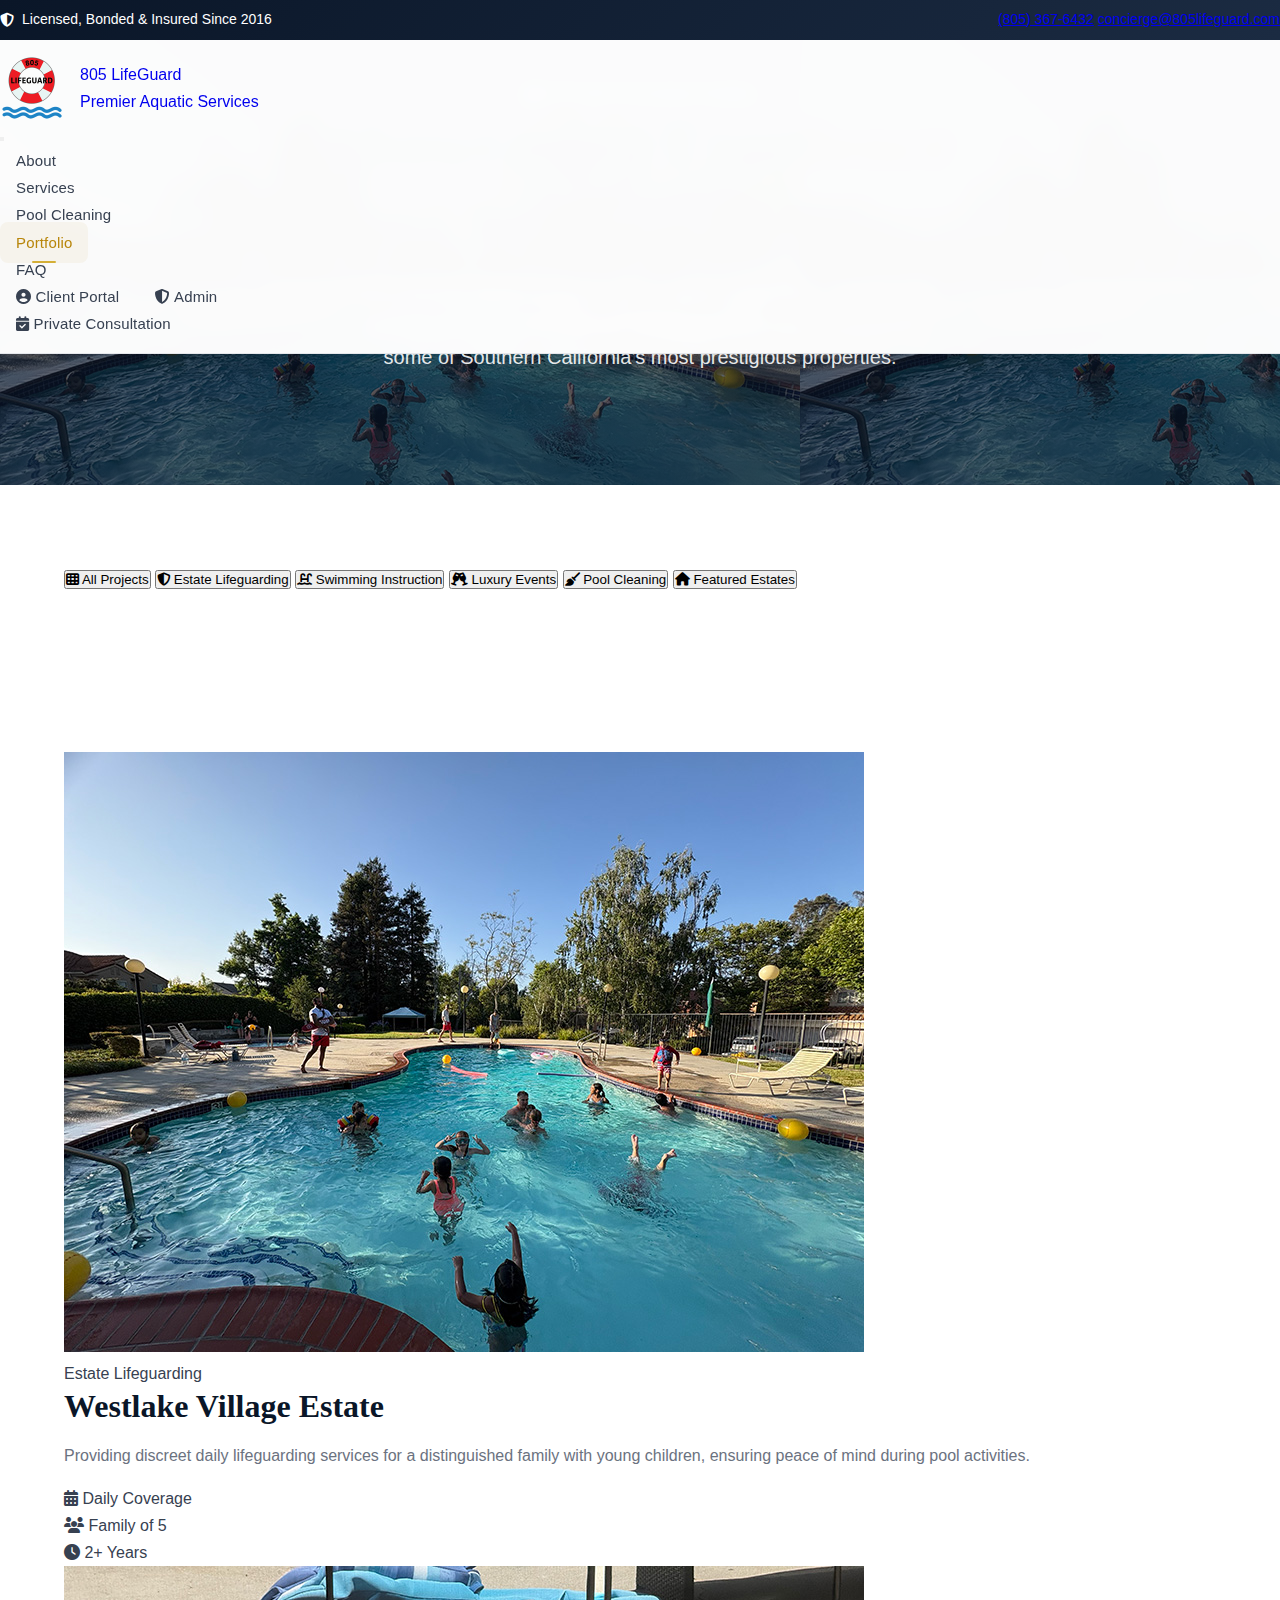
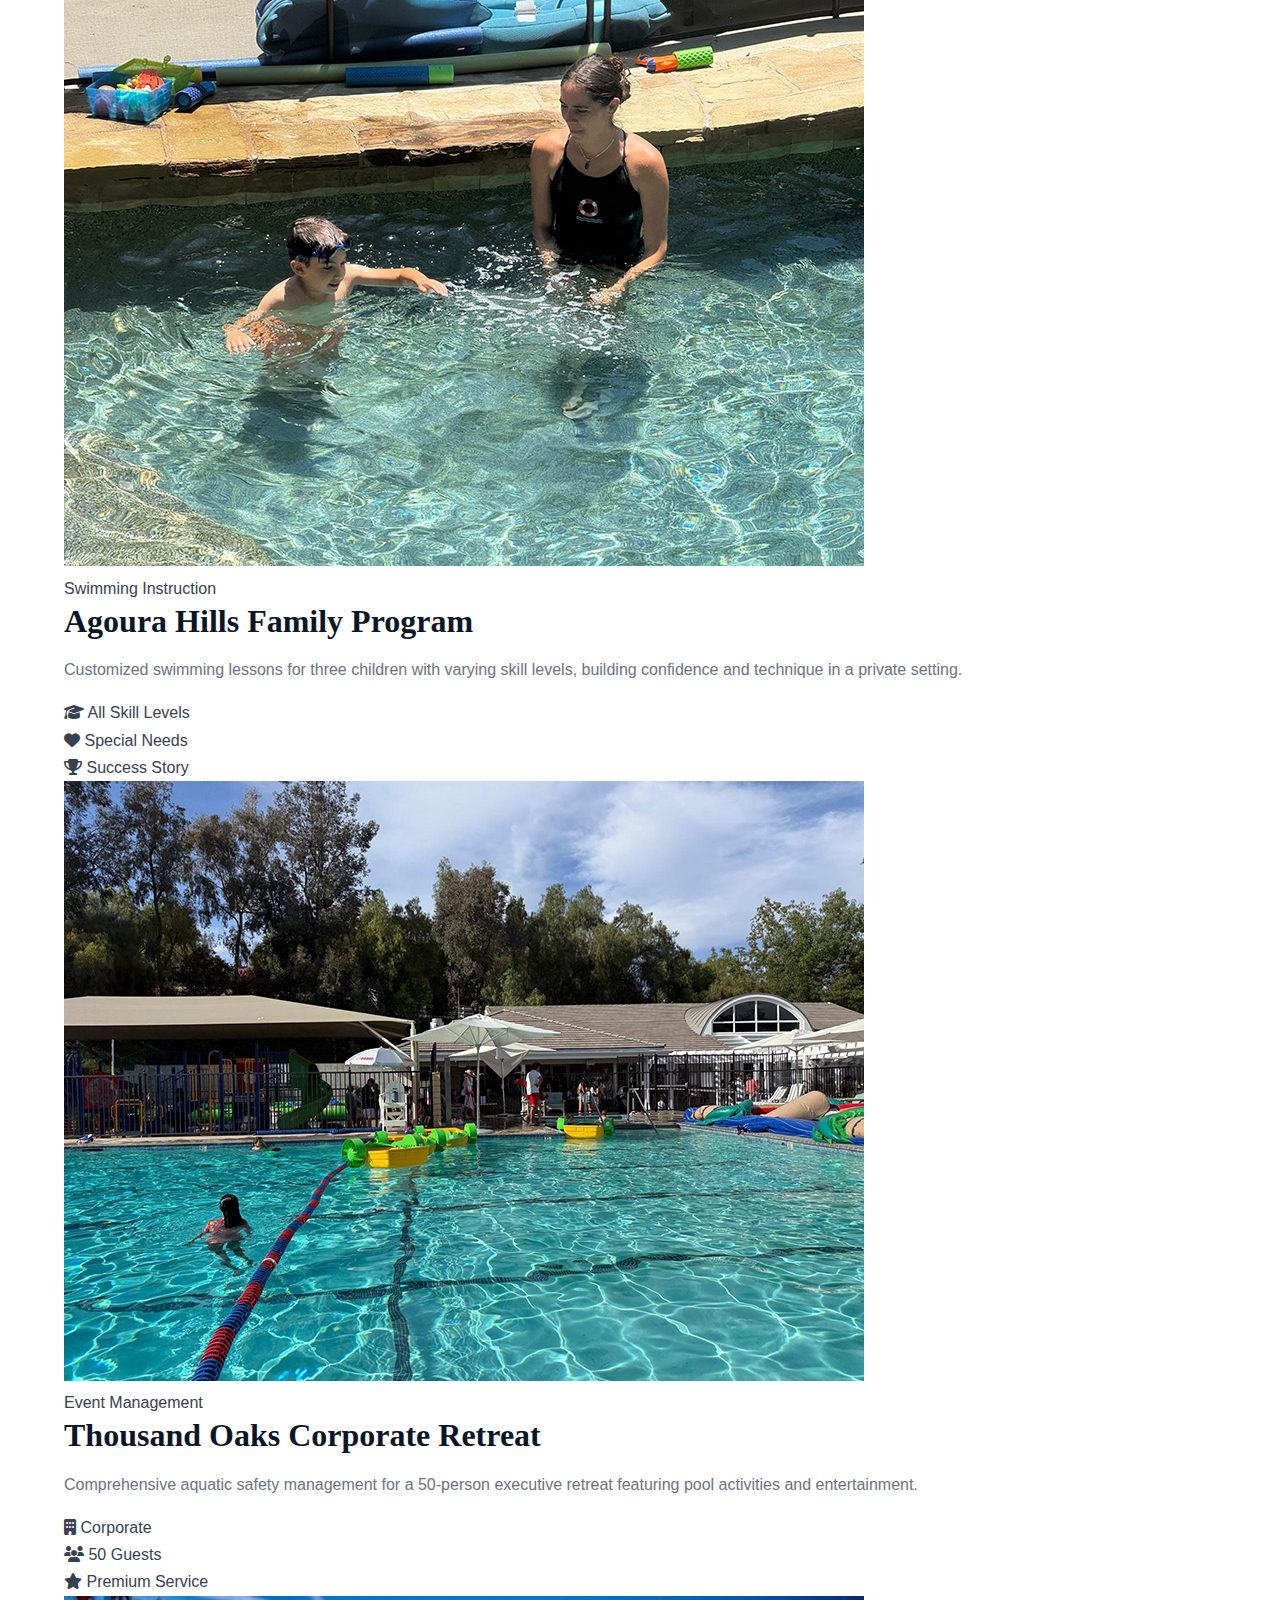
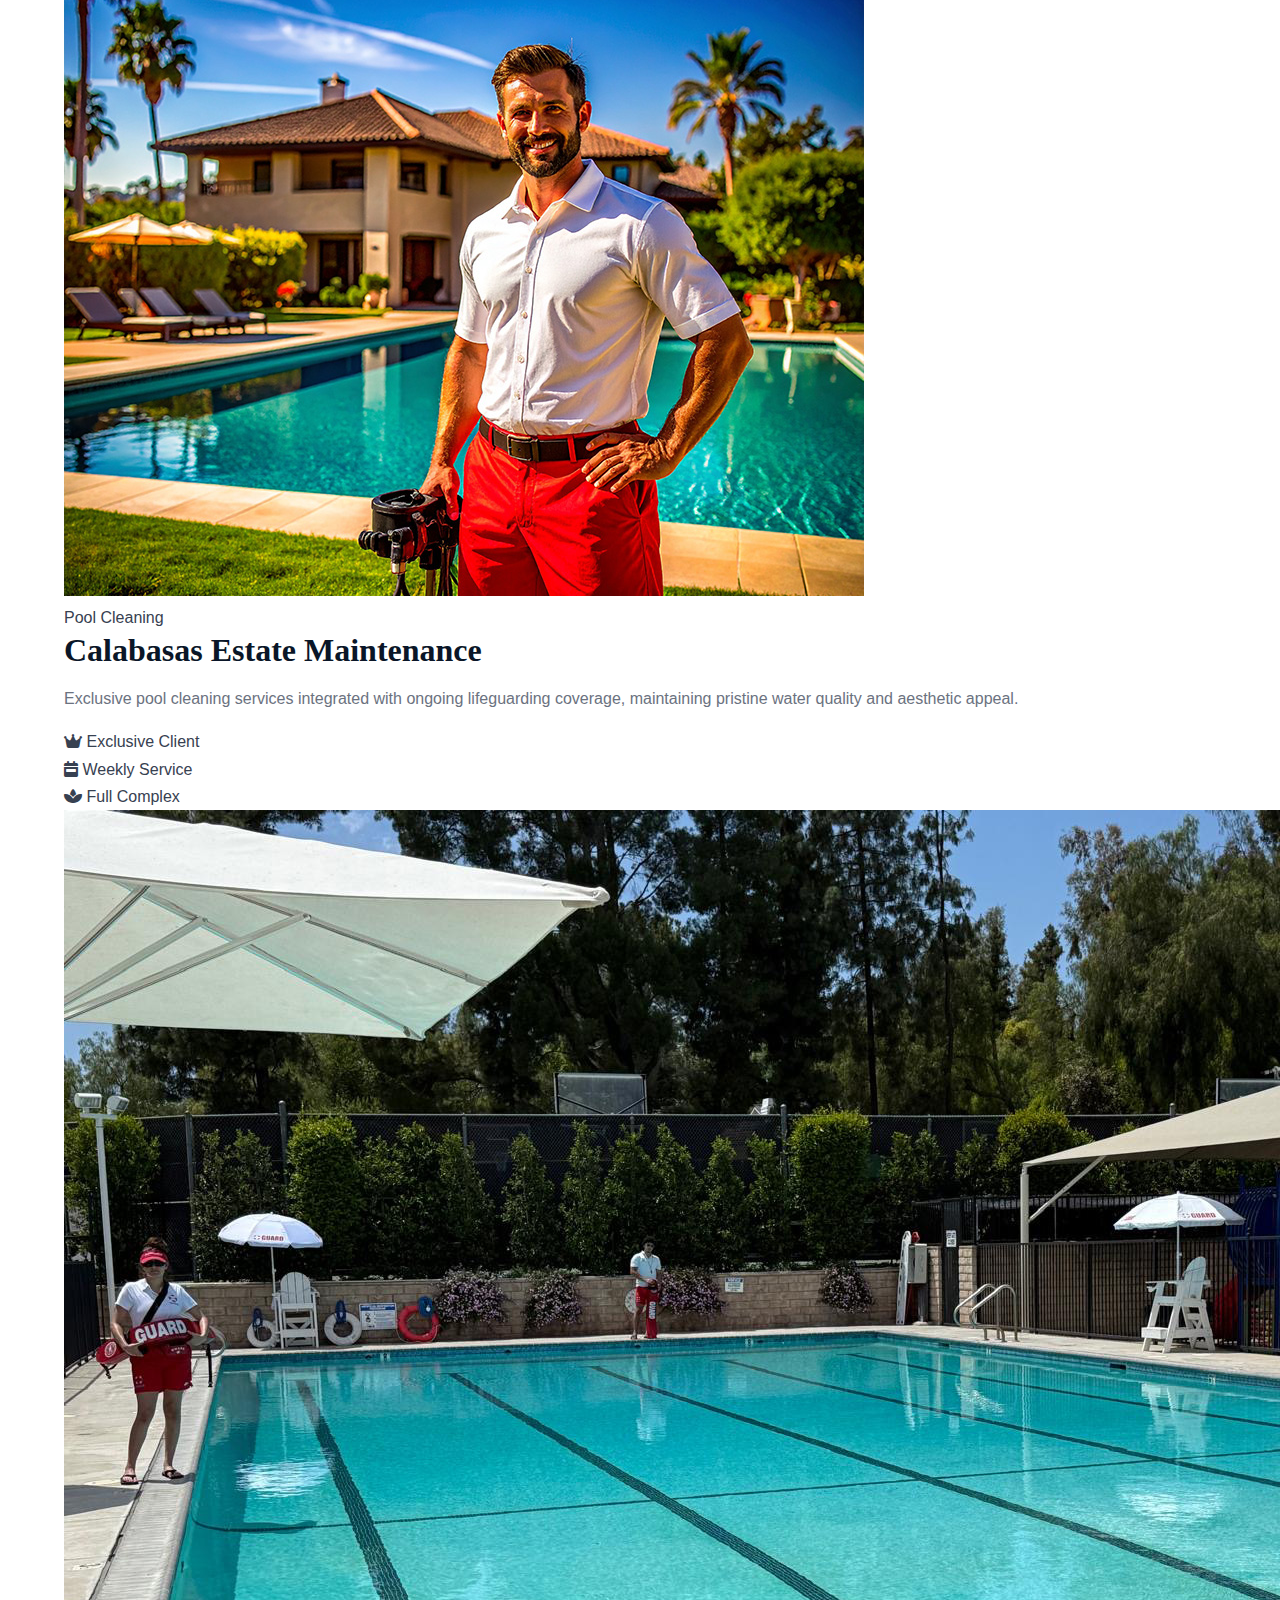
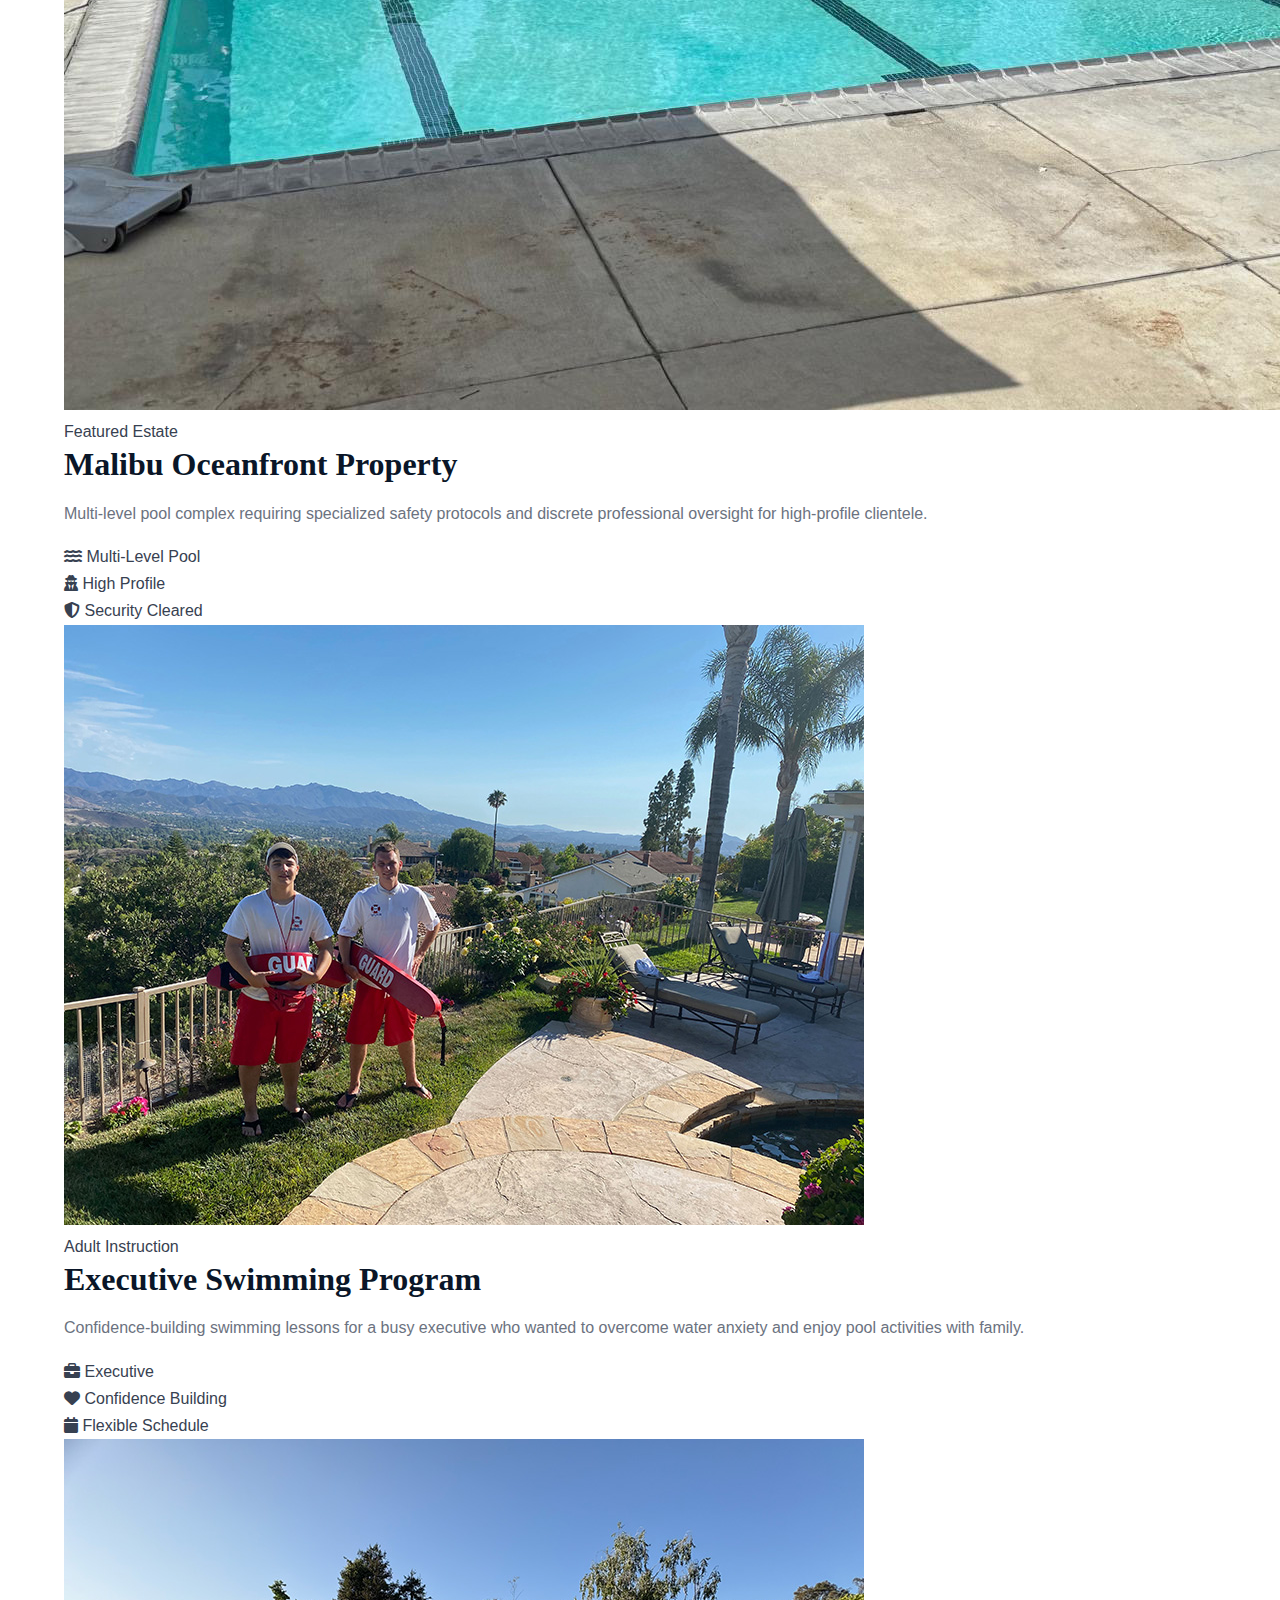
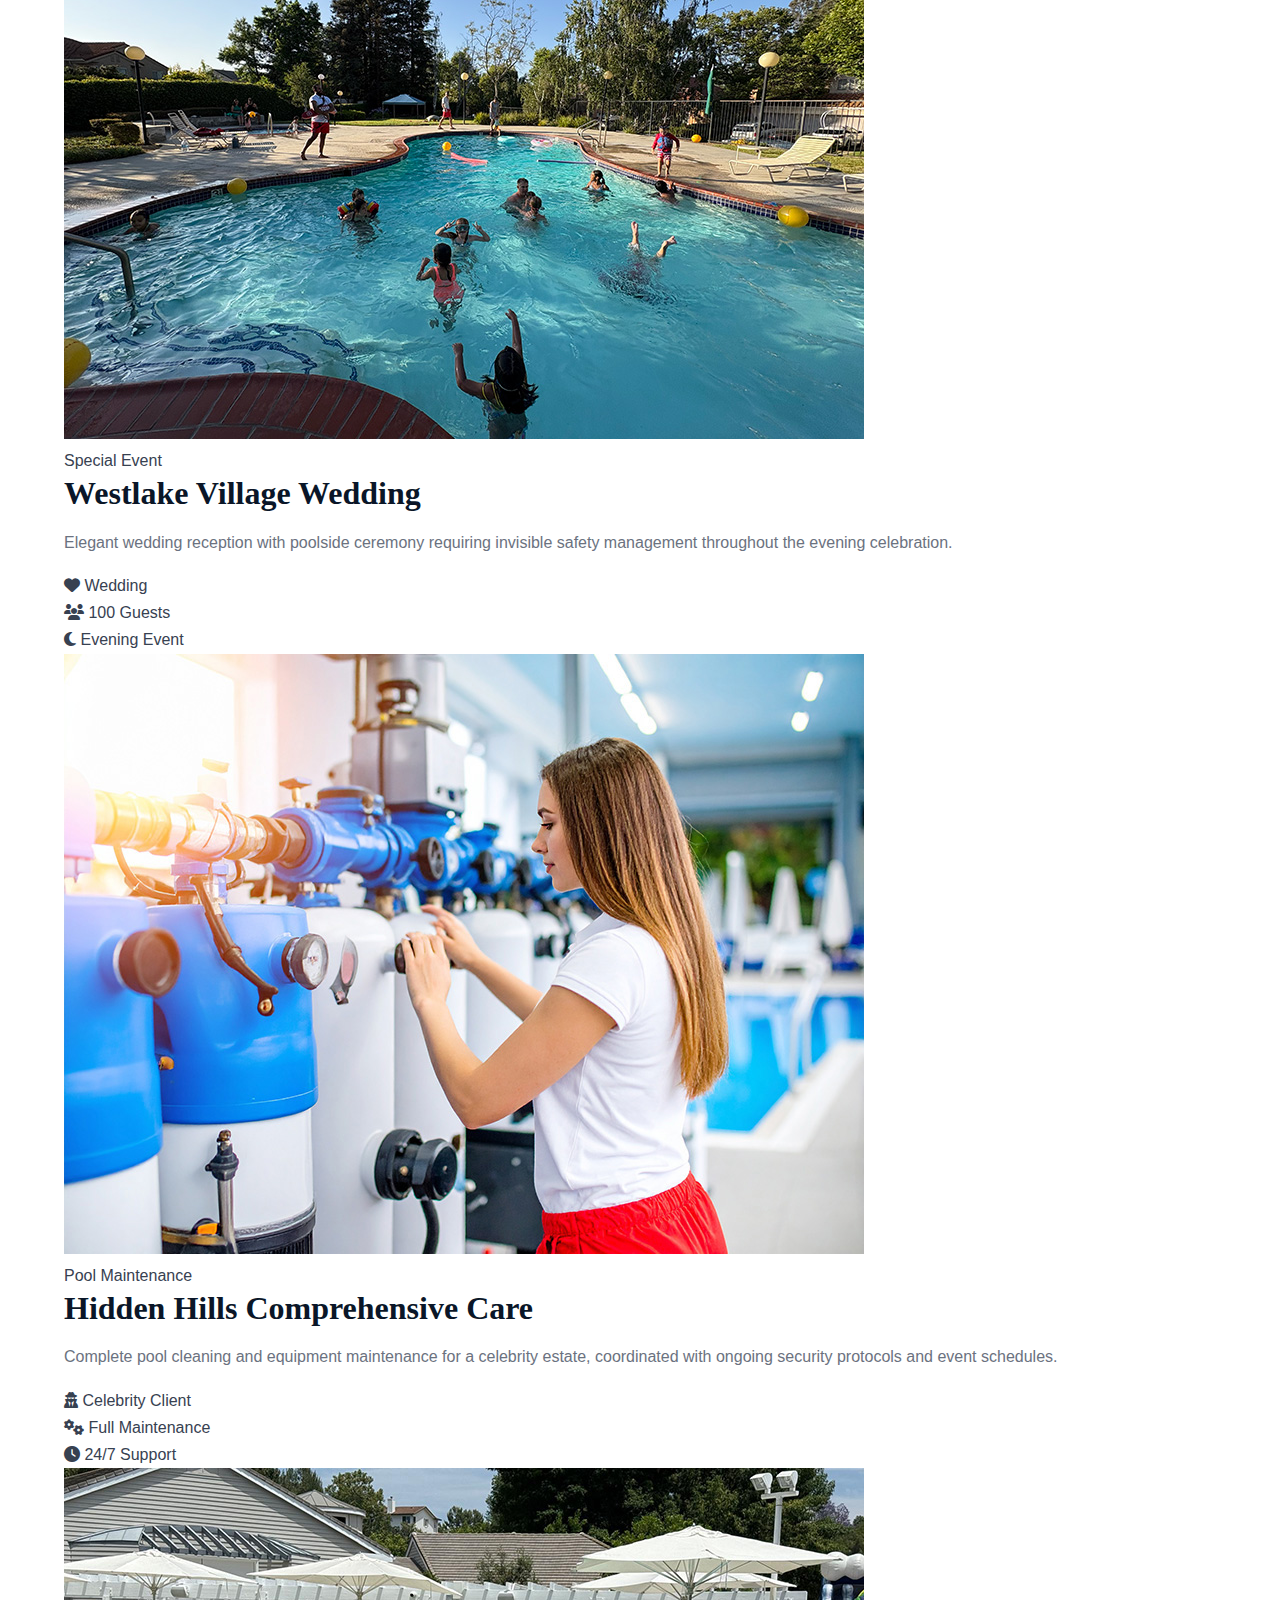
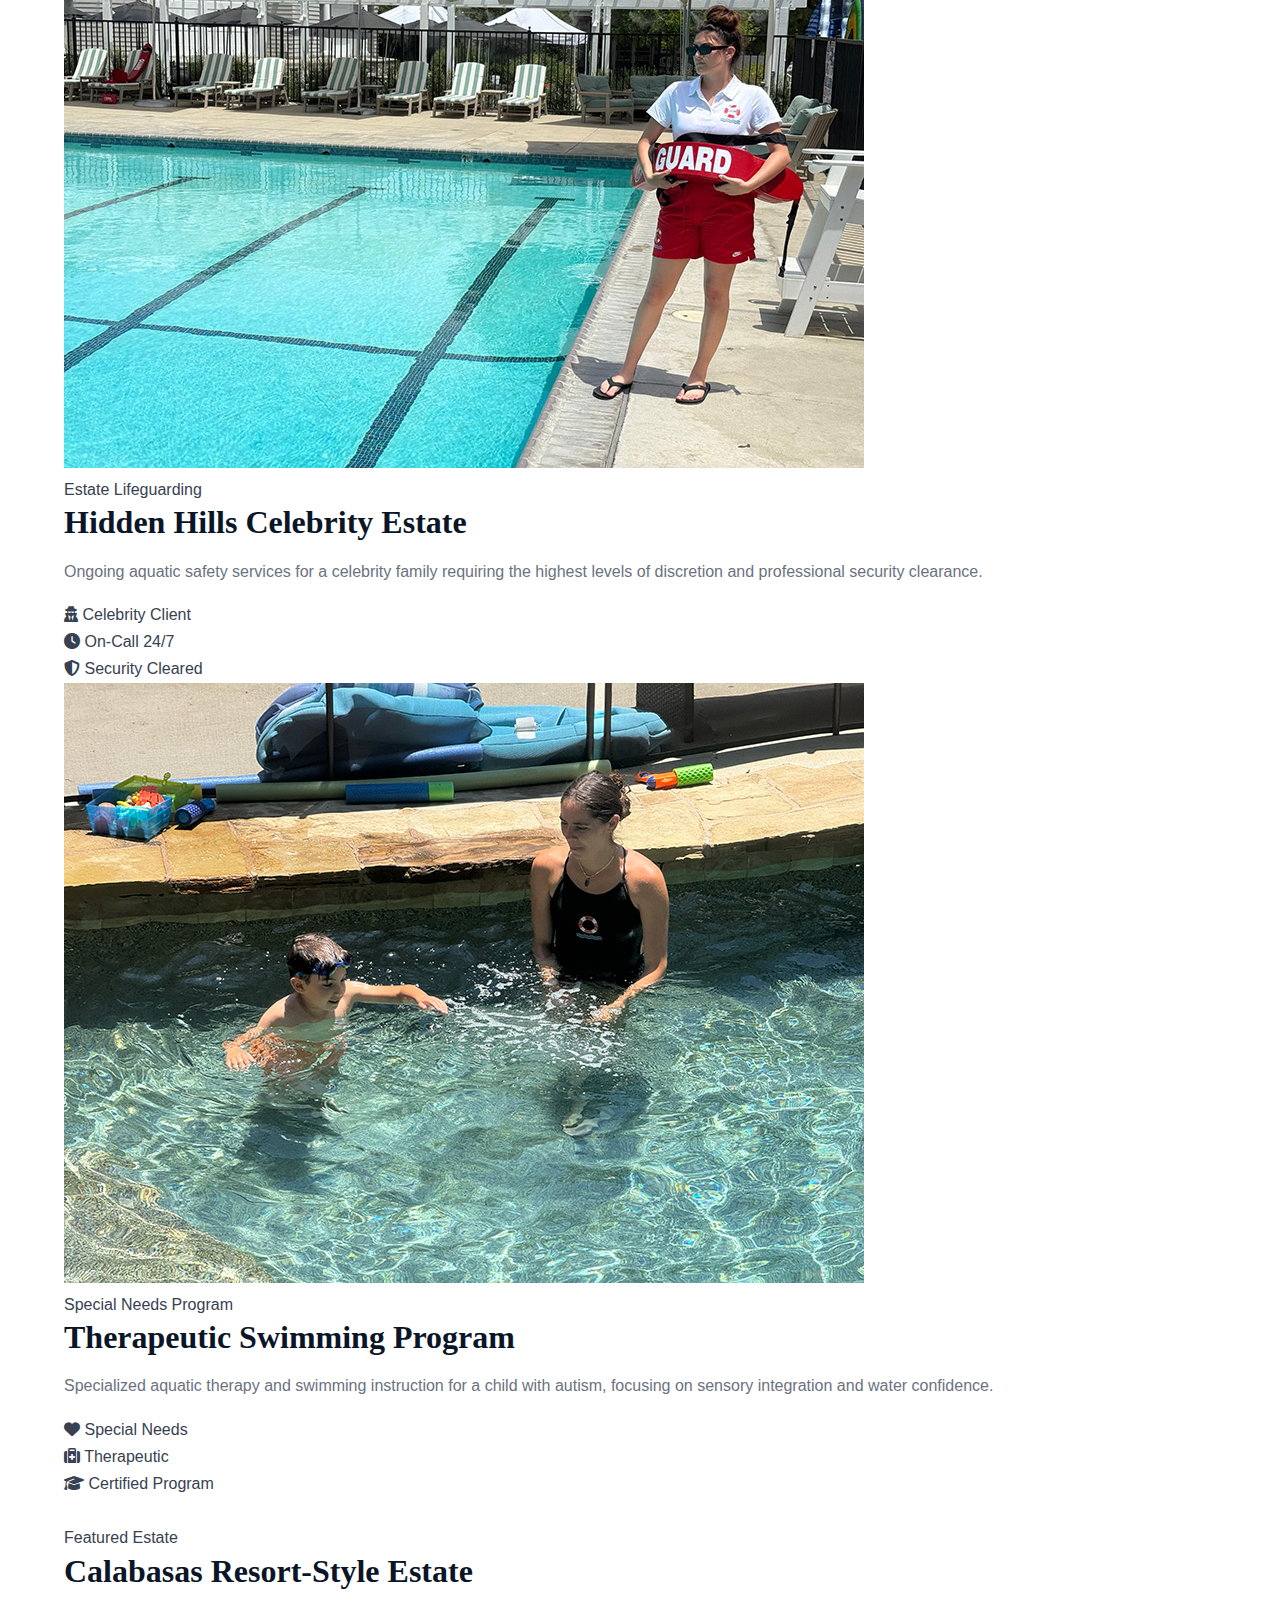
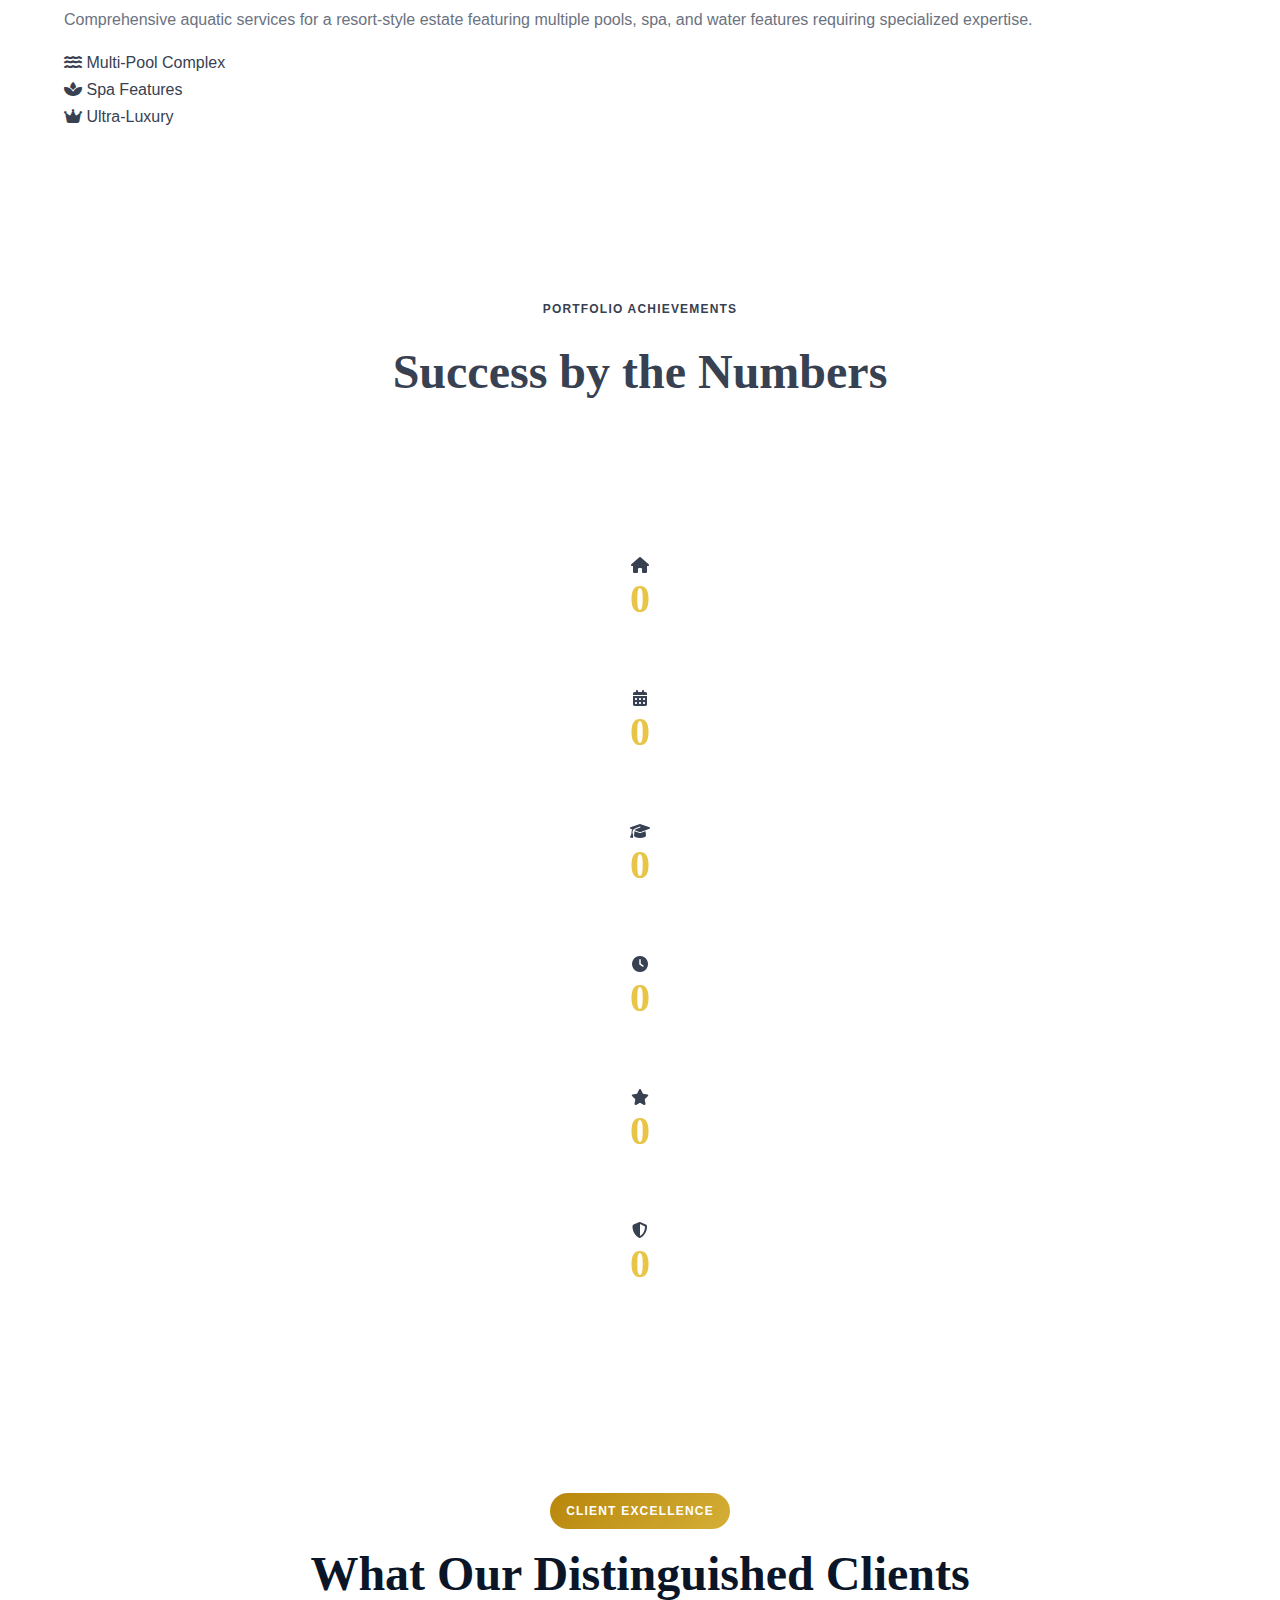
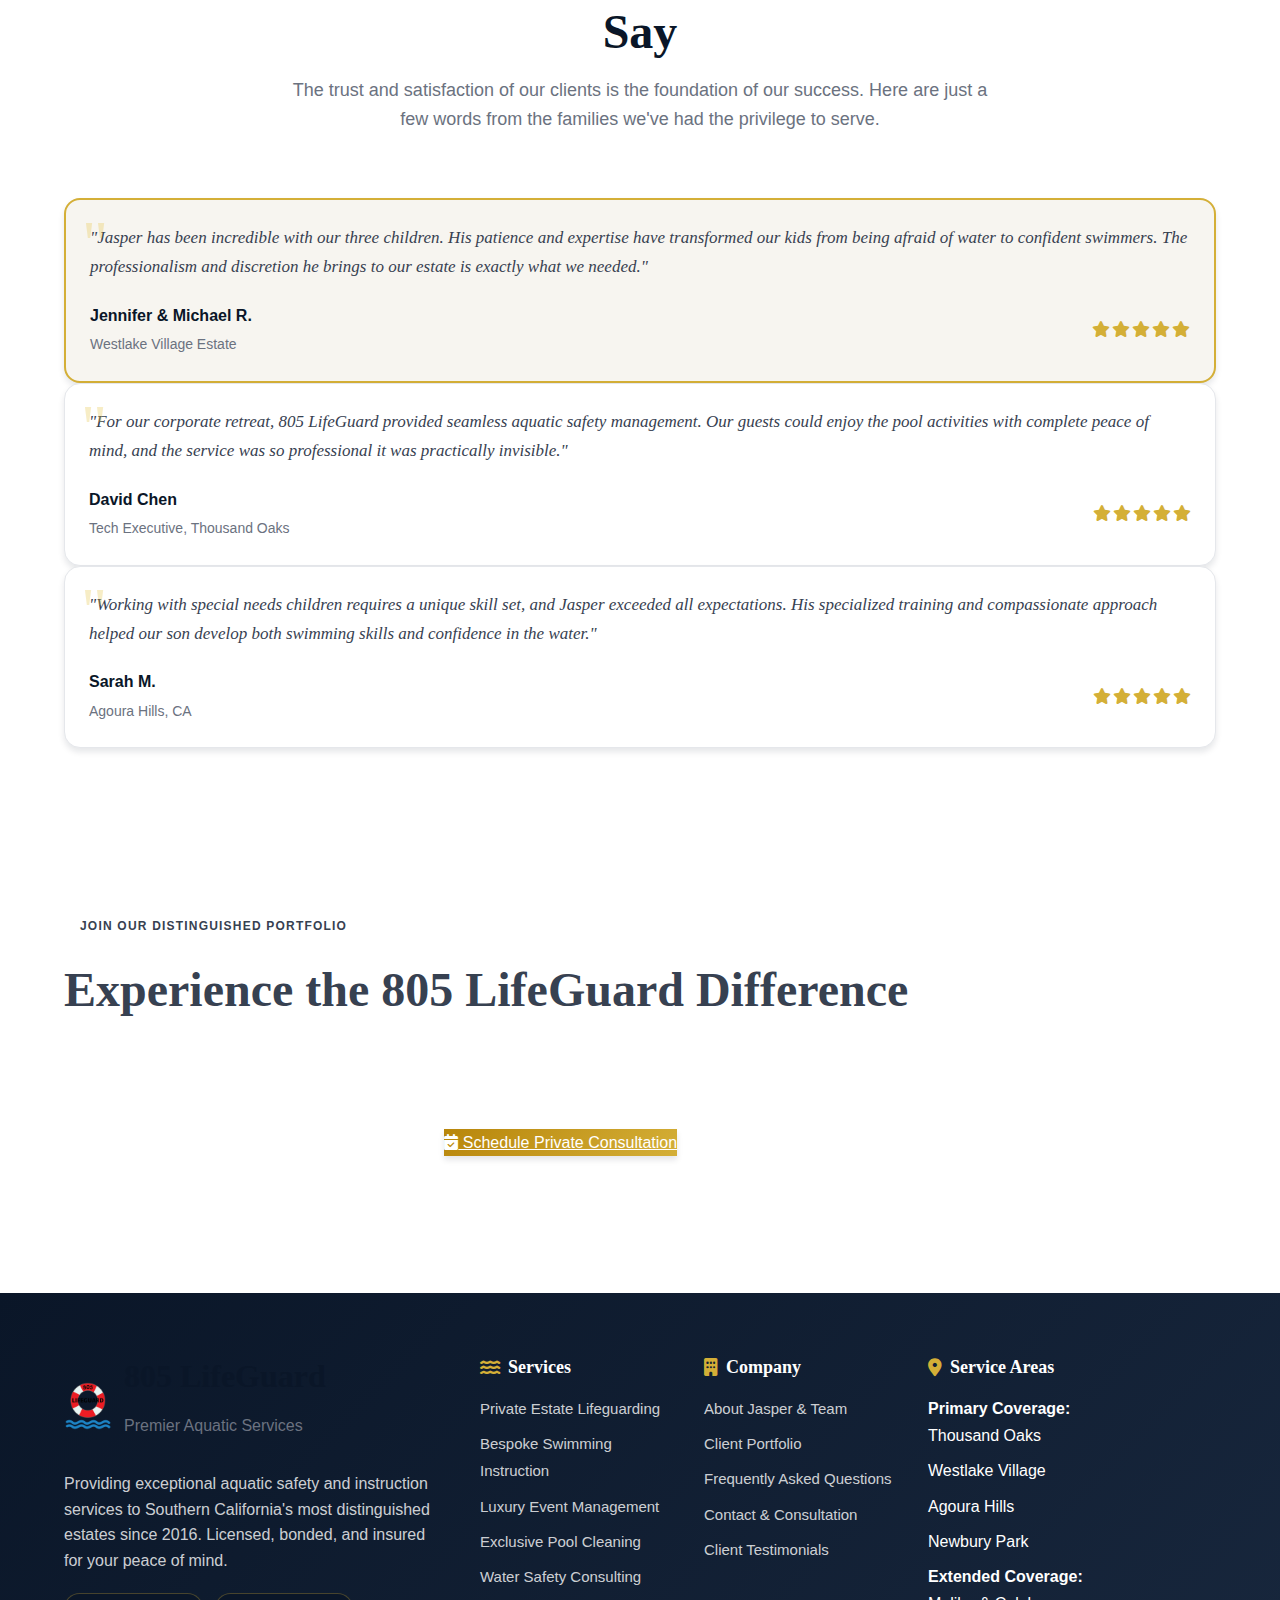
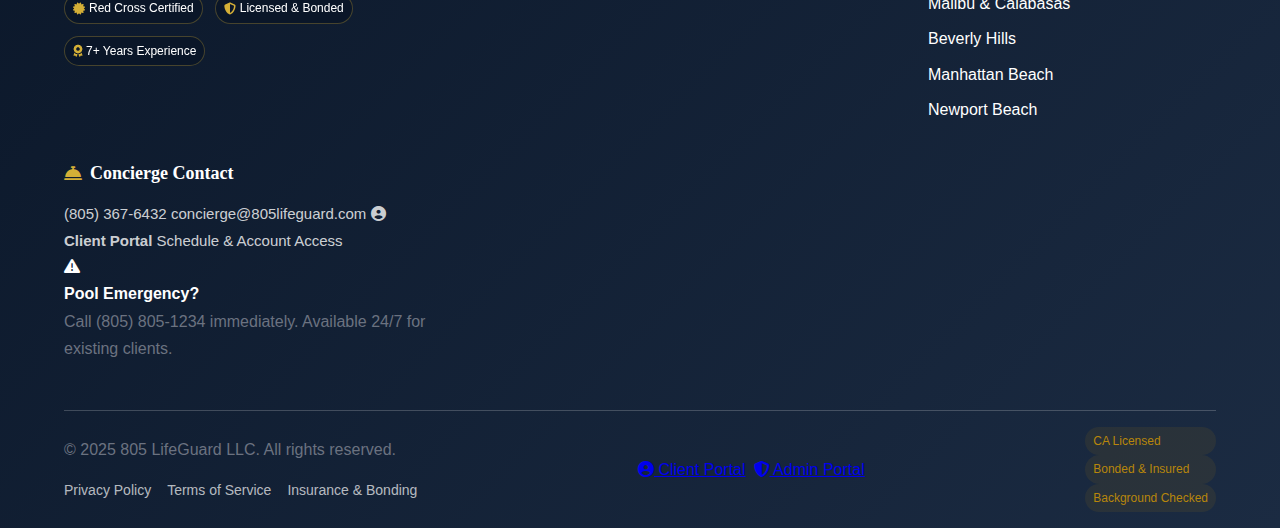
<file: portfolio.html>
<!DOCTYPE html>
<html lang="en">
<head>
    <meta charset="UTF-8">
    <meta name="viewport" content="width=device-width, initial-scale=1.0">
    <meta name="robots" content="noindex, nofollow">
    <title>Client Portfolio - 805 LifeGuard | Luxury Estate Projects & Success Stories</title>
    <meta name="description" content="Explore our portfolio of distinguished estates and successful aquatic safety projects across Southern California's most prestigious properties.">
    
    <!-- Luxury Fonts -->
    <link rel="preconnect" href="https://fonts.googleapis.com">
    <link rel="preconnect" href="fonts.gstatic.com" crossorigin>
    <link href="https://fonts.googleapis.com/css2?family=Playfair+Display:wght@400;500;600;700&family=Inter:wght@300;400;500;600;700&display=swap" rel="stylesheet">
    
    <!-- Font Awesome -->
    <link rel="stylesheet" href="https://cdnjs.cloudflare.com/ajax/libs/font-awesome/6.4.0/css/all.min.css">
    
    <!-- Luxury Theme CSS -->
    <link rel="stylesheet" href="css/luxury-theme.css">
    
    <!-- Preload critical images -->
    <link rel="preload" as="image" href="images/gallery/gallery-estate-pool-01-800x600.jpg">
    <link rel="preload" as="image" href="images/805-lifeguard-logo.png">
</head>
<body>
    <!-- Header -->
    <header class="header" id="header">
        <div class="header-top">
            <div class="header-top-content">
                <div class="header-top-left">
                    <i class="fas fa-shield-alt"></i>
                    <span>Licensed, Bonded & Insured Since 2016</span>
                </div>
                <div class="header-top-contact">
                    <a href="tel:+18058051234" aria-label="Call us at 805-805-1234">
                        <i class="fas fa-phone"></i>
                        (805) 805-1234
                    </a>
                    <a href="mailto:concierge@805lifeguard.com" aria-label="Email our concierge team">
                        <i class="fas fa-envelope"></i>
                        concierge@805lifeguard.com
                    </a>
                </div>
            </div>
        </div>
        
        <nav class="navbar">
            <a href="/" class="logo" aria-label="805 LifeGuard Home">
                <img src="images/805-lifeguard-logo.png" alt="805 LifeGuard Premium Logo" class="logo-img">
                <div class="logo-text">
                    <div class="logo-main">805 LifeGuard</div>
                    <div class="logo-subtitle">Premier Aquatic Services</div>
                </div>
            </a>
            
            <!-- Mobile Menu Toggle -->
            <button class="mobile-menu-toggle" id="mobileMenuToggle" aria-label="Toggle mobile menu" aria-expanded="false">
                <span></span>
                <span></span>
                <span></span>
            </button>
            
            <ul class="nav-links" id="navLinks" aria-hidden="true">
                <li><a href="about.html" class="nav-link">About</a></li>
                <li><a href="services.html" class="nav-link">Services</a></li>
                <li><a href="pool-cleaning.html" class="nav-link">Pool Cleaning</a></li>
                <li><a href="portfolio.html" class="nav-link active">Portfolio</a></li>
                <li><a href="faq.html" class="nav-link">FAQ</a></li>
                <li class="nav-portals">
                    <a href="https://client.805lifeguard.com" class="nav-link portal-link" target="_blank">
                        <i class="fas fa-user-circle"></i>
                        Client Portal
                    </a>
                    <a href="https://admin.805lifeguard.com" class="nav-link admin-link" target="_blank">
                        <i class="fas fa-shield-alt"></i>
                        Admin
                    </a>
                </li>
                <li><a href="contact.html" class="nav-link btn-consultation">
                    <i class="fas fa-calendar-check"></i>
                    Private Consultation
                </a></li>
            </ul>
        </nav>
    </header>

    <!-- Portfolio Hero Section -->
    <section class="portfolio-hero" style="background-image: linear-gradient(rgba(10, 22, 40, 0.6), rgba(10, 22, 40, 0.7)), url('images/gallery/gallery-estate-pool-01-800x600.jpg');">
        <div class="hero-content">
            <div class="hero-badge">
                <i class="fas fa-crown"></i>
                Distinguished Estate Portfolio
            </div>
            
            <h1>Showcasing Excellence Across Southern California</h1>
            
            <p class="hero-subtitle">
                From intimate family pools to grand estate gatherings, explore our portfolio of successful 
                aquatic safety and instruction projects at some of Southern California's most prestigious properties.
            </p>
        </div>
    </section>

    <!-- Portfolio Filter -->
    <section class="portfolio-filter">
        <div class="container">
            <div class="filter-tabs">
                <button class="filter-btn active" data-category="all">
                    <i class="fas fa-th"></i>
                    All Projects
                </button>
                <button class="filter-btn" data-category="lifeguarding">
                    <i class="fas fa-shield-alt"></i>
                    Estate Lifeguarding
                </button>
                <button class="filter-btn" data-category="instruction">
                    <i class="fas fa-swimming-pool"></i>
                    Swimming Instruction
                </button>
                <button class="filter-btn" data-category="events">
                    <i class="fas fa-champagne-glasses"></i>
                    Luxury Events
                </button>
                <button class="filter-btn" data-category="pool-cleaning">
                    <i class="fas fa-broom"></i>
                    Pool Cleaning
                </button>
                <button class="filter-btn" data-category="estates">
                    <i class="fas fa-home"></i>
                    Featured Estates
                </button>
            </div>
        </div>
    </section>

    <!-- Portfolio Gallery -->
    <section class="portfolio-gallery">
        <div class="container">
            <div class="gallery-grid">
                <!-- Estate Lifeguarding Projects -->
                <article class="portfolio-item" data-category="lifeguarding">
                    <div class="portfolio-image">
                        <img src="images/gallery/gallery-estate-pool-01-800x600.jpg" alt="Luxury estate pool with professional lifeguarding services" loading="lazy">
                    </div>
                    <div class="portfolio-overlay">
                        <div class="portfolio-content">
                            <div class="portfolio-badge">Estate Lifeguarding</div>
                            <h3>Westlake Village Estate</h3>
                            <p>Providing discreet daily lifeguarding services for a distinguished family with young children, ensuring peace of mind during pool activities.</p>
                            <div class="portfolio-details">
                                <div class="detail-item">
                                    <i class="fas fa-calendar-alt"></i>
                                    <span>Daily Coverage</span>
                                </div>
                                <div class="detail-item">
                                    <i class="fas fa-users"></i>
                                    <span>Family of 5</span>
                                </div>
                                <div class="detail-item">
                                    <i class="fas fa-clock"></i>
                                    <span>2+ Years</span>
                                </div>
                            </div>
                        </div>
                    </div>
                </article>

                <article class="portfolio-item" data-category="instruction">
                    <div class="portfolio-image">
                        <img src="images/gallery/gallery-swim-lesson-01-800x600.jpg" alt="Private swimming instruction session" loading="lazy">
                    </div>
                    <div class="portfolio-overlay">
                        <div class="portfolio-content">
                            <div class="portfolio-badge">Swimming Instruction</div>
                            <h3>Agoura Hills Family Program</h3>
                            <p>Customized swimming lessons for three children with varying skill levels, building confidence and technique in a private setting.</p>
                            <div class="portfolio-details">
                                <div class="detail-item">
                                    <i class="fas fa-graduation-cap"></i>
                                    <span>All Skill Levels</span>
                                </div>
                                <div class="detail-item">
                                    <i class="fas fa-heart"></i>
                                    <span>Special Needs</span>
                                </div>
                                <div class="detail-item">
                                    <i class="fas fa-trophy"></i>
                                    <span>Success Story</span>
                                </div>
                            </div>
                        </div>
                    </div>
                </article>

                <article class="portfolio-item" data-category="events">
                    <div class="portfolio-image">
                        <img src="images/services/service-events-800x600.jpg" alt="Luxury pool party with professional safety management" loading="lazy">
                    </div>
                    <div class="portfolio-overlay">
                        <div class="portfolio-content">
                            <div class="portfolio-badge">Event Management</div>
                            <h3>Thousand Oaks Corporate Retreat</h3>
                            <p>Comprehensive aquatic safety management for a 50-person executive retreat featuring pool activities and entertainment.</p>
                            <div class="portfolio-details">
                                <div class="detail-item">
                                    <i class="fas fa-building"></i>
                                    <span>Corporate</span>
                                </div>
                                <div class="detail-item">
                                    <i class="fas fa-users"></i>
                                    <span>50 Guests</span>
                                </div>
                                <div class="detail-item">
                                    <i class="fas fa-star"></i>
                                    <span>Premium Service</span>
                                </div>
                            </div>
                        </div>
                    </div>
                </article>

                <article class="portfolio-item" data-category="pool-cleaning">
                    <div class="portfolio-image">
                        <img src="images/services/service-pool-cleaning-800x600.jpg" alt="White-glove pool cleaning service" loading="lazy">
                    </div>
                    <div class="portfolio-overlay">
                        <div class="portfolio-content">
                            <div class="portfolio-badge">Pool Cleaning</div>
                            <h3>Calabasas Estate Maintenance</h3>
                            <p>Exclusive pool cleaning services integrated with ongoing lifeguarding coverage, maintaining pristine water quality and aesthetic appeal.</p>
                            <div class="portfolio-details">
                                <div class="detail-item">
                                    <i class="fas fa-crown"></i>
                                    <span>Exclusive Client</span>
                                </div>
                                <div class="detail-item">
                                    <i class="fas fa-calendar-week"></i>
                                    <span>Weekly Service</span>
                                </div>
                                <div class="detail-item">
                                    <i class="fas fa-spa"></i>
                                    <span>Full Complex</span>
                                </div>
                            </div>
                        </div>
                    </div>
                </article>

                <article class="portfolio-item" data-category="estates">
                    <div class="portfolio-image">
                        <img src="images/hero/hero-luxury-estate-1600x1200.jpg" alt="Magnificent estate pool environment" loading="lazy">
                    </div>
                    <div class="portfolio-overlay">
                        <div class="portfolio-content">
                            <div class="portfolio-badge">Featured Estate</div>
                            <h3>Malibu Oceanfront Property</h3>
                            <p>Multi-level pool complex requiring specialized safety protocols and discrete professional oversight for high-profile clientele.</p>
                            <div class="portfolio-details">
                                <div class="detail-item">
                                    <i class="fas fa-water"></i>
                                    <span>Multi-Level Pool</span>
                                </div>
                                <div class="detail-item">
                                    <i class="fas fa-user-secret"></i>
                                    <span>High Profile</span>
                                </div>
                                <div class="detail-item">
                                    <i class="fas fa-shield-alt"></i>
                                    <span>Security Cleared</span>
                                </div>
                            </div>
                        </div>
                    </div>
                </article>

                <article class="portfolio-item" data-category="instruction">
                    <div class="portfolio-image">
                        <img src="images/about/about-team-action-800x600.jpg" alt="Adult swimming instruction session" loading="lazy">
                    </div>
                    <div class="portfolio-overlay">
                        <div class="portfolio-content">
                            <div class="portfolio-badge">Adult Instruction</div>
                            <h3>Executive Swimming Program</h3>
                            <p>Confidence-building swimming lessons for a busy executive who wanted to overcome water anxiety and enjoy pool activities with family.</p>
                            <div class="portfolio-details">
                                <div class="detail-item">
                                    <i class="fas fa-briefcase"></i>
                                    <span>Executive</span>
                                </div>
                                <div class="detail-item">
                                    <i class="fas fa-heart"></i>
                                    <span>Confidence Building</span>
                                </div>
                                <div class="detail-item">
                                    <i class="fas fa-calendar"></i>
                                    <span>Flexible Schedule</span>
                                </div>
                            </div>
                        </div>
                    </div>
                </article>

                <article class="portfolio-item" data-category="events">
                    <div class="portfolio-image">
                        <img src="images/gallery/gallery-estate-pool-01-800x600.jpg" alt="Wedding reception with pool safety management" loading="lazy">
                    </div>
                    <div class="portfolio-overlay">
                        <div class="portfolio-content">
                            <div class="portfolio-badge">Special Event</div>
                            <h3>Westlake Village Wedding</h3>
                            <p>Elegant wedding reception with poolside ceremony requiring invisible safety management throughout the evening celebration.</p>
                            <div class="portfolio-details">
                                <div class="detail-item">
                                    <i class="fas fa-heart"></i>
                                    <span>Wedding</span>
                                </div>
                                <div class="detail-item">
                                    <i class="fas fa-users"></i>
                                    <span>100 Guests</span>
                                </div>
                                <div class="detail-item">
                                    <i class="fas fa-moon"></i>
                                    <span>Evening Event</span>
                                </div>
                            </div>
                        </div>
                    </div>
                </article>

                <article class="portfolio-item" data-category="pool-cleaning">
                    <div class="portfolio-image">
                        <img src="images/cleaning/equipment-maintenance-800x600.jpg" alt="Professional pool equipment maintenance" loading="lazy">
                    </div>
                    <div class="portfolio-overlay">
                        <div class="portfolio-content">
                            <div class="portfolio-badge">Pool Maintenance</div>
                            <h3>Hidden Hills Comprehensive Care</h3>
                            <p>Complete pool cleaning and equipment maintenance for a celebrity estate, coordinated with ongoing security protocols and event schedules.</p>
                            <div class="portfolio-details">
                                <div class="detail-item">
                                    <i class="fas fa-user-secret"></i>
                                    <span>Celebrity Client</span>
                                </div>
                                <div class="detail-item">
                                    <i class="fas fa-cogs"></i>
                                    <span>Full Maintenance</span>
                                </div>
                                <div class="detail-item">
                                    <i class="fas fa-clock"></i>
                                    <span>24/7 Support</span>
                                </div>
                            </div>
                        </div>
                    </div>
                </article>

                <article class="portfolio-item" data-category="lifeguarding">
                    <div class="portfolio-image">
                        <img src="images/services/service-lifeguarding-800x600.jpg" alt="Private estate lifeguarding service" loading="lazy">
                    </div>
                    <div class="portfolio-overlay">
                        <div class="portfolio-content">
                            <div class="portfolio-badge">Estate Lifeguarding</div>
                            <h3>Hidden Hills Celebrity Estate</h3>
                            <p>Ongoing aquatic safety services for a celebrity family requiring the highest levels of discretion and professional security clearance.</p>
                            <div class="portfolio-details">
                                <div class="detail-item">
                                    <i class="fas fa-user-secret"></i>
                                    <span>Celebrity Client</span>
                                </div>
                                <div class="detail-item">
                                    <i class="fas fa-clock"></i>
                                    <span>On-Call 24/7</span>
                                </div>
                                <div class="detail-item">
                                    <i class="fas fa-shield-alt"></i>
                                    <span>Security Cleared</span>
                                </div>
                            </div>
                        </div>
                    </div>
                </article>

                <article class="portfolio-item" data-category="instruction">
                    <div class="portfolio-image">
                        <img src="images/gallery/gallery-swim-lesson-01-800x600.jpg" alt="Special needs swimming instruction" loading="lazy">
                    </div>
                    <div class="portfolio-overlay">
                        <div class="portfolio-content">
                            <div class="portfolio-badge">Special Needs Program</div>
                            <h3>Therapeutic Swimming Program</h3>
                            <p>Specialized aquatic therapy and swimming instruction for a child with autism, focusing on sensory integration and water confidence.</p>
                            <div class="portfolio-details">
                                <div class="detail-item">
                                    <i class="fas fa-heart"></i>
                                    <span>Special Needs</span>
                                </div>
                                <div class="detail-item">
                                    <i class="fas fa-medkit"></i>
                                    <span>Therapeutic</span>
                                </div>
                                <div class="detail-item">
                                    <i class="fas fa-graduation-cap"></i>
                                    <span>Certified Program</span>
                                </div>
                            </div>
                        </div>
                    </div>
                </article>

                <article class="portfolio-item" data-category="estates">
                    <div class="portfolio-image">
                        <img src="images/hero/hero-luxury-pool-1600x1200.jpg" alt="Luxury resort-style estate pool" loading="lazy">
                    </div>
                    <div class="portfolio-overlay">
                        <div class="portfolio-content">
                            <div class="portfolio-badge">Featured Estate</div>
                            <h3>Calabasas Resort-Style Estate</h3>
                            <p>Comprehensive aquatic services for a resort-style estate featuring multiple pools, spa, and water features requiring specialized expertise.</p>
                            <div class="portfolio-details">
                                <div class="detail-item">
                                    <i class="fas fa-water"></i>
                                    <span>Multi-Pool Complex</span>
                                </div>
                                <div class="detail-item">
                                    <i class="fas fa-spa"></i>
                                    <span>Spa Features</span>
                                </div>
                                <div class="detail-item">
                                    <i class="fas fa-crown"></i>
                                    <span>Ultra-Luxury</span>
                                </div>
                            </div>
                        </div>
                    </div>
                </article>
            </div>
        </div>
    </section>

    <!-- Portfolio Statistics -->
    <section class="portfolio-stats">
        <div class="container">
            <div class="section-header">
                <div class="section-badge" style="background: var(--luxury-gold); color: var(--deep-navy);">Portfolio Achievements</div>
                <h2 style="color: var(--pearl-white);">Success by the Numbers</h2>
                <p style="color: rgba(255,255,255,0.9);">
                    Our track record speaks to our commitment to excellence and the trust placed in us by Southern California's most distinguished families.
                </p>
            </div>
            
            <div class="stats-grid">
                <div class="stat-item">
                    <div class="stat-icon">
                        <i class="fas fa-home"></i>
                    </div>
                    <div class="stat-number" data-target="150">0</div>
                    <div class="stat-label">Estates Served</div>
                </div>
                
                <div class="stat-item">
                    <div class="stat-icon">
                        <i class="fas fa-calendar-alt"></i>
                    </div>
                    <div class="stat-number" data-target="500">0</div>
                    <div class="stat-label">Events Managed</div>
                </div>
                
                <div class="stat-item">
                    <div class="stat-icon">
                        <i class="fas fa-graduation-cap"></i>
                    </div>
                    <div class="stat-number" data-target="1000">0</div>
                    <div class="stat-label">Lessons Taught</div>
                </div>
                
                <div class="stat-item">
                    <div class="stat-icon">
                        <i class="fas fa-clock"></i>
                    </div>
                    <div class="stat-number" data-target="10000">0</div>
                    <div class="stat-label">Service Hours</div>
                </div>
                
                <div class="stat-item">
                    <div class="stat-icon">
                        <i class="fas fa-star"></i>
                    </div>
                    <div class="stat-number" data-target="100">0</div>
                    <div class="stat-label">% Client Satisfaction</div>
                </div>
                
                <div class="stat-item">
                    <div class="stat-icon">
                        <i class="fas fa-shield-alt"></i>
                    </div>
                    <div class="stat-number" data-target="7">0</div>
                    <div class="stat-label">Years Experience</div>
                </div>
            </div>
        </div>
    </section>

    <!-- Portfolio Testimonials -->
    <section class="portfolio-testimonials">
        <div class="container">
            <div class="section-header">
                <div class="section-badge">Client Excellence</div>
                <h2>What Our Distinguished Clients Say</h2>
                <p class="section-description">
                    The trust and satisfaction of our clients is the foundation of our success. 
                    Here are just a few words from the families we've had the privilege to serve.
                </p>
            </div>
            
            <div class="testimonials-slider">
                <article class="testimonial-card featured">
                    <div class="testimonial-content">
                        <p>"Jasper has been incredible with our three children. His patience and expertise have transformed our kids from being afraid of water to confident swimmers. The professionalism and discretion he brings to our estate is exactly what we needed."</p>
                    </div>
                    <div class="testimonial-author">
                        <div class="author-info">
                            <div class="author-name">Jennifer & Michael R.</div>
                            <div class="author-location">Westlake Village Estate</div>
                        </div>
                        <div class="testimonial-rating" aria-label="5 star rating">
                            <i class="fas fa-star"></i>
                            <i class="fas fa-star"></i>
                            <i class="fas fa-star"></i>
                            <i class="fas fa-star"></i>
                            <i class="fas fa-star"></i>
                        </div>
                    </div>
                </article>
                
                <article class="testimonial-card">
                    <div class="testimonial-content">
                        <p>"For our corporate retreat, 805 LifeGuard provided seamless aquatic safety management. Our guests could enjoy the pool activities with complete peace of mind, and the service was so professional it was practically invisible."</p>
                    </div>
                    <div class="testimonial-author">
                        <div class="author-info">
                            <div class="author-name">David Chen</div>
                            <div class="author-location">Tech Executive, Thousand Oaks</div>
                        </div>
                        <div class="testimonial-rating" aria-label="5 star rating">
                            <i class="fas fa-star"></i>
                            <i class="fas fa-star"></i>
                            <i class="fas fa-star"></i>
                            <i class="fas fa-star"></i>
                            <i class="fas fa-star"></i>
                        </div>
                    </div>
                </article>
                
                <article class="testimonial-card">
                    <div class="testimonial-content">
                        <p>"Working with special needs children requires a unique skill set, and Jasper exceeded all expectations. His specialized training and compassionate approach helped our son develop both swimming skills and confidence in the water."</p>
                    </div>
                    <div class="testimonial-author">
                        <div class="author-info">
                            <div class="author-name">Sarah M.</div>
                            <div class="author-location">Agoura Hills, CA</div>
                        </div>
                        <div class="testimonial-rating" aria-label="5 star rating">
                            <i class="fas fa-star"></i>
                            <i class="fas fa-star"></i>
                            <i class="fas fa-star"></i>
                            <i class="fas fa-star"></i>
                            <i class="fas fa-star"></i>
                        </div>
                    </div>
                </article>
            </div>
        </div>
    </section>

    <!-- Portfolio CTA -->
    <section class="portfolio-cta">
        <div class="container">
            <div class="cta-content">
                <div class="section-badge" style="background: var(--luxury-gold); color: var(--deep-navy);">Join Our Distinguished Portfolio</div>
                <h2 style="color: var(--pearl-white);">Experience the 805 LifeGuard Difference</h2>
                <p style="color: rgba(255,255,255,0.9); margin-bottom: 40px;">
                    Discover why Southern California's most discerning families trust us with their aquatic safety needs. 
                    Let us create a customized service plan that seamlessly integrates with your estate's lifestyle.
                </p>
                
                <div class="cta-buttons">
                    <a href="contact.html" class="btn-primary">
                        <i class="fas fa-calendar-check"></i>
                        Schedule Private Consultation
                    </a>
                    <a href="services.html" class="btn-secondary">
                        <i class="fas fa-water"></i>
                        Explore Services
                    </a>
                </div>
                
                <div class="cta-contact">
                    <p>
                        <i class="fas fa-phone"></i>
                        Call (805) 805-1234 for immediate consultation
                    </p>
                </div>
            </div>
        </div>
    </section>

    <!-- Footer -->
    <footer class="footer">
        <div class="container">
            <div class="footer-content">
                <div class="footer-section footer-brand">
                    <div class="footer-logo">
                        <img src="images/805-lifeguard-logo.png" alt="805 LifeGuard Logo" class="footer-logo-img">
                        <div>
                            <h3>805 LifeGuard</h3>
                            <p>Premier Aquatic Services</p>
                        </div>
                    </div>
                    <p class="footer-description">
                        Providing exceptional aquatic safety and instruction services to Southern California's 
                        most distinguished estates since 2016. Licensed, bonded, and insured for your peace of mind.
                    </p>
                    <div class="footer-credentials">
                        <div class="credential-badge">
                            <i class="fas fa-certificate"></i>
                            Red Cross Certified
                        </div>
                        <div class="credential-badge">
                            <i class="fas fa-shield-alt"></i>
                            Licensed & Bonded
                        </div>
                        <div class="credential-badge">
                            <i class="fas fa-award"></i>
                            7+ Years Experience
                        </div>
                    </div>
                </div>
                
                <div class="footer-section">
                    <h4><i class="fas fa-water"></i> Services</h4>
                    <ul>
                        <li><a href="services.html#lifeguarding">Private Estate Lifeguarding</a></li>
                        <li><a href="services.html#instruction">Bespoke Swimming Instruction</a></li>
                        <li><a href="services.html#events">Luxury Event Management</a></li>
                        <li><a href="pool-cleaning.html">Exclusive Pool Cleaning</a></li>
                        <li><a href="services.html#safety">Water Safety Consulting</a></li>
                    </ul>
                </div>
                
                <div class="footer-section">
                    <h4><i class="fas fa-building"></i> Company</h4>
                    <ul>
                        <li><a href="about.html">About Jasper & Team</a></li>
                        <li><a href="portfolio.html">Client Portfolio</a></li>
                        <li><a href="faq.html">Frequently Asked Questions</a></li>
                        <li><a href="contact.html">Contact & Consultation</a></li>
                        <li><a href="testimonials.html">Client Testimonials</a></li>
                    </ul>
                </div>
                
                <div class="footer-section">
                    <h4><i class="fas fa-map-marker-alt"></i> Service Areas</h4>
                    <div class="service-areas">
                        <div class="area-group">
                            <strong>Primary Coverage:</strong>
                            <ul>
                                <li>Thousand Oaks</li>
                                <li>Westlake Village</li>
                                <li>Agoura Hills</li>
                                <li>Newbury Park</li>
                            </ul>
                        </div>
                        <div class="area-group">
                            <strong>Extended Coverage:</strong>
                            <ul>
                                <li>Malibu & Calabasas</li>
                                <li>Beverly Hills</li>
                                <li>Manhattan Beach</li>
                                <li>Newport Beach</li>
                            </ul>
                        </div>
                    </div>
                </div>
                
                <div class="footer-section footer-contact">
                    <h4><i class="fas fa-concierge-bell"></i> Concierge Contact</h4>
                    <div class="contact-methods">
                        <a href="tel:+18058051234" class="contact-method priority">
                            <i class="fas fa-phone"></i>
                            <div>
                                <strong>(805) 805-1234</strong>
                                <span>24/7 Emergency Line</span>
                            </div>
                        </a>
                        <a href="mailto:concierge@805lifeguard.com" class="contact-method">
                            <i class="fas fa-envelope"></i>
                            <div>
                                <strong>concierge@805lifeguard.com</strong>
                                <span>Consultation Requests</span>
                            </div>
                        </a>
                        <a href="https://client.805lifeguard.com" class="contact-method portal" target="_blank">
                            <i class="fas fa-user-circle"></i>
                            <div>
                                <strong>Client Portal</strong>
                                <span>Schedule & Account Access</span>
                            </div>
                        </a>
                    </div>
                    
                    <div class="emergency-notice">
                        <i class="fas fa-exclamation-triangle"></i>
                        <div>
                            <strong>Pool Emergency?</strong>
                            <p>Call (805) 805-1234 immediately. Available 24/7 for existing clients.</p>
                        </div>
                    </div>
                </div>
            </div>
            
            <div class="footer-bottom">
                <div class="footer-bottom-content">
                    <div class="footer-legal">
                        <p>&copy; 2025 805 LifeGuard LLC. All rights reserved.</p>
                        <div class="legal-links">
                            <a href="privacy.html">Privacy Policy</a>
                            <a href="terms.html">Terms of Service</a>
                            <a href="insurance.html">Insurance & Bonding</a>
                        </div>
                    </div>
                    
                    <div class="footer-portals">
                        <a href="https://client.805lifeguard.com" class="portal-link client" target="_blank">
                            <i class="fas fa-user-circle"></i>
                            Client Portal
                        </a>
                        <a href="https://admin.805lifeguard.com" class="portal-link admin" target="_blank">
                            <i class="fas fa-shield-alt"></i>
                            Admin Portal
                        </a>
                    </div>
                    
                    <div class="footer-credentials-compact">
                        <span class="credential">CA Licensed</span>
                        <span class="credential">Bonded & Insured</span>
                        <span class="credential">Background Checked</span>
                    </div>
                </div>
            </div>
        </div>
    </footer>

    <!-- JavaScript -->
    <script src="js/luxury-app.js"></script>
</body>
</html>
</file>
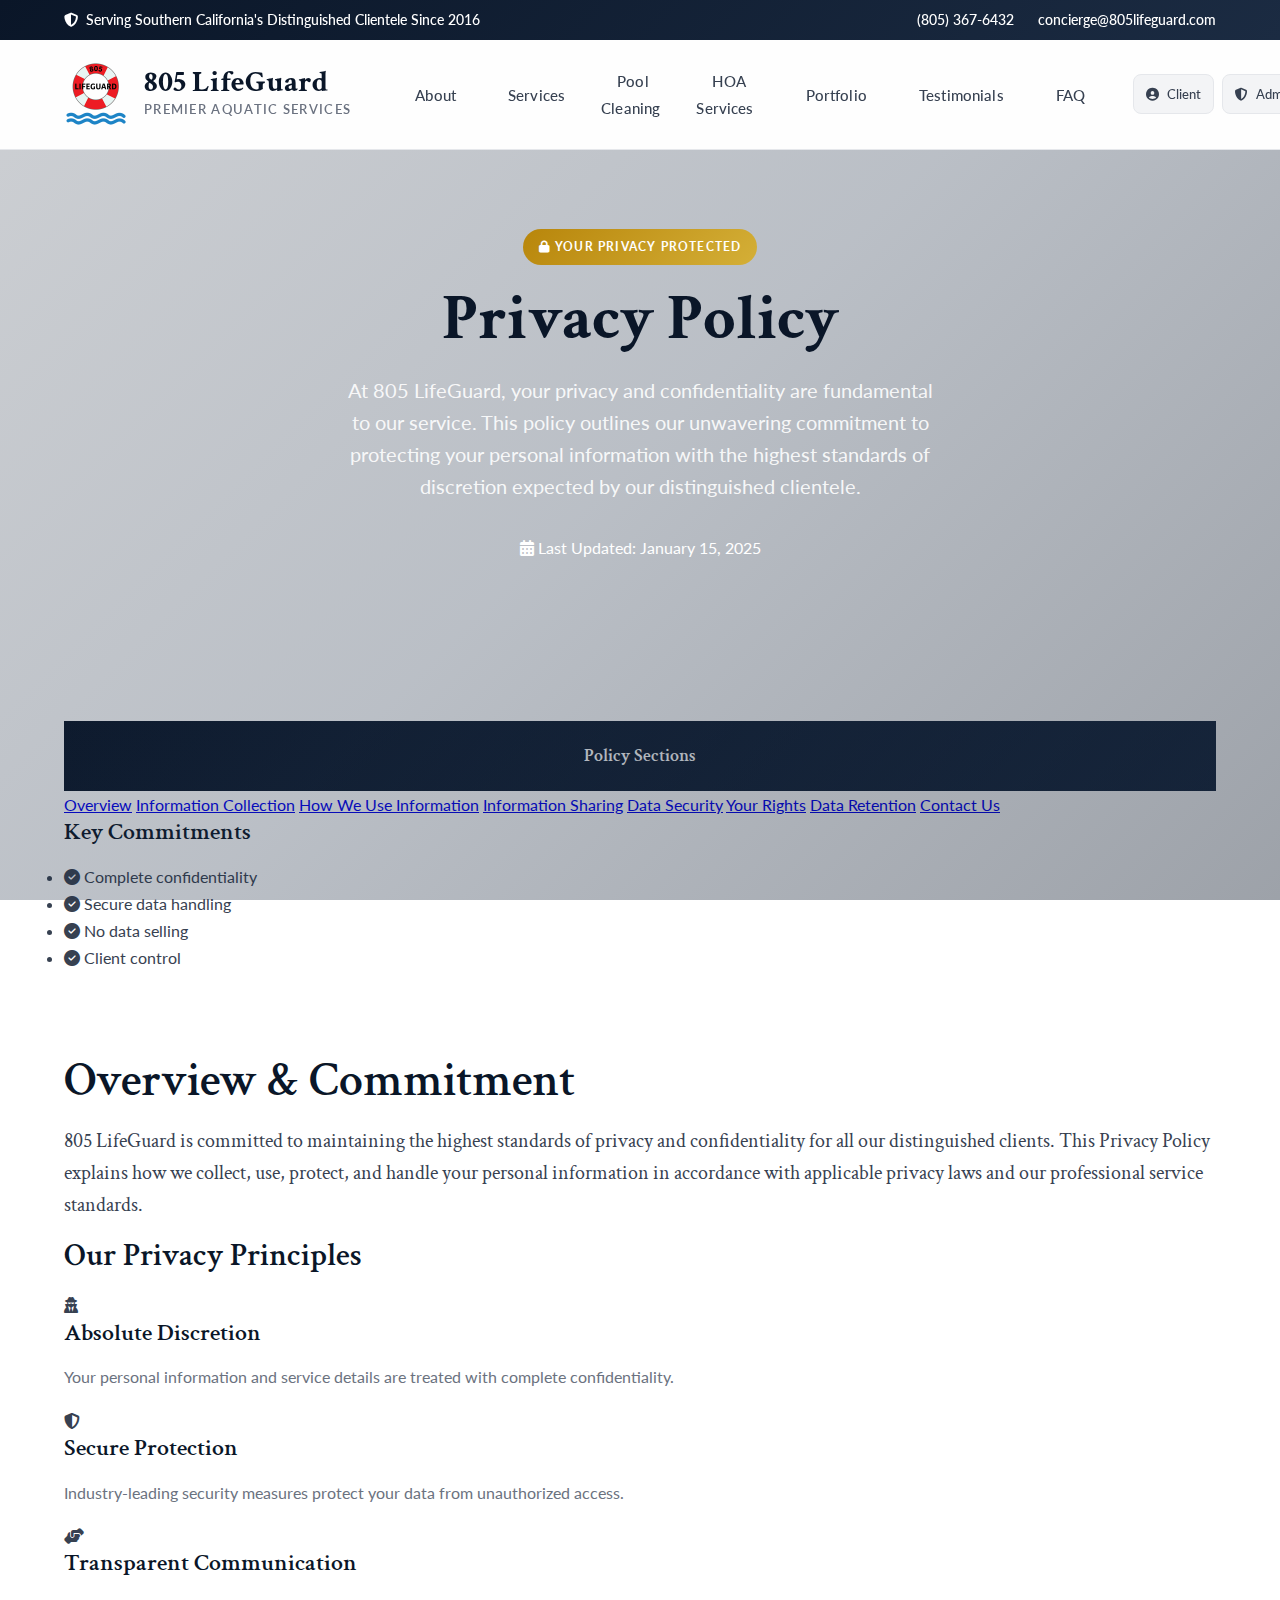
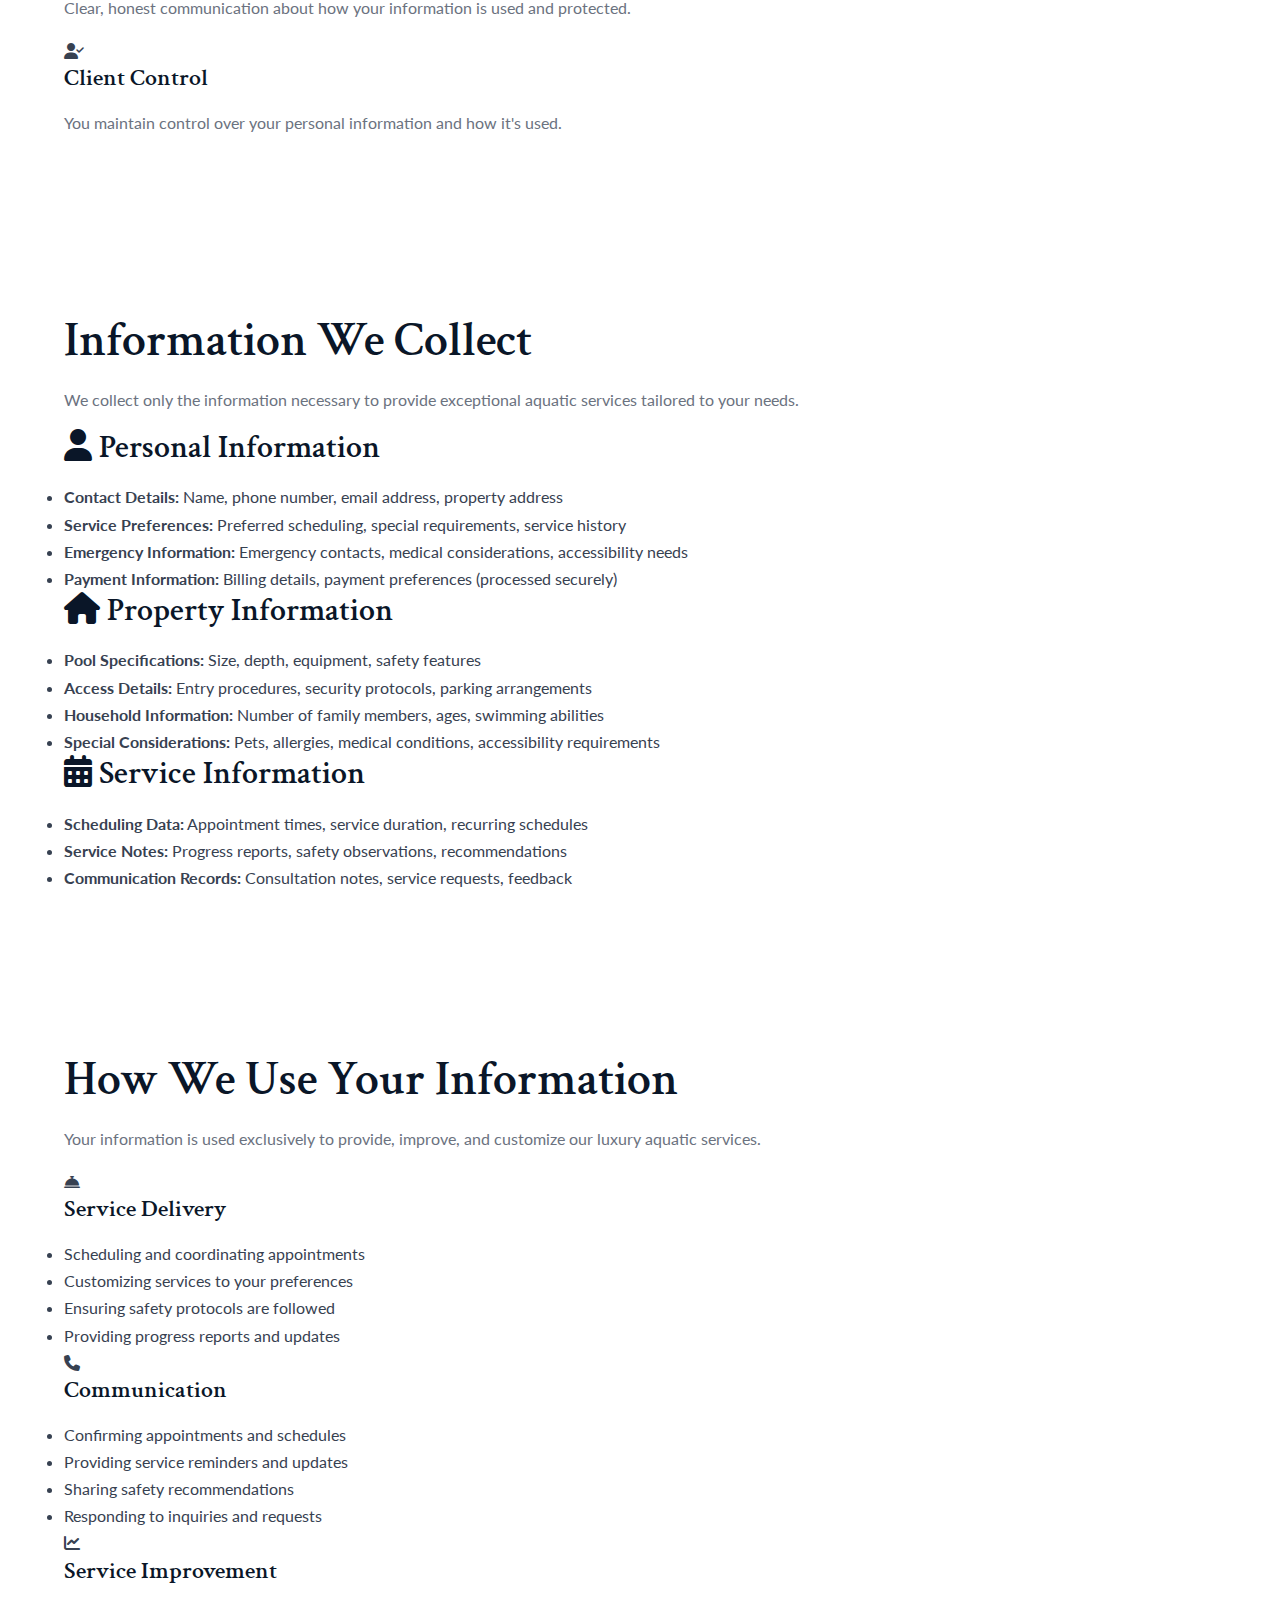
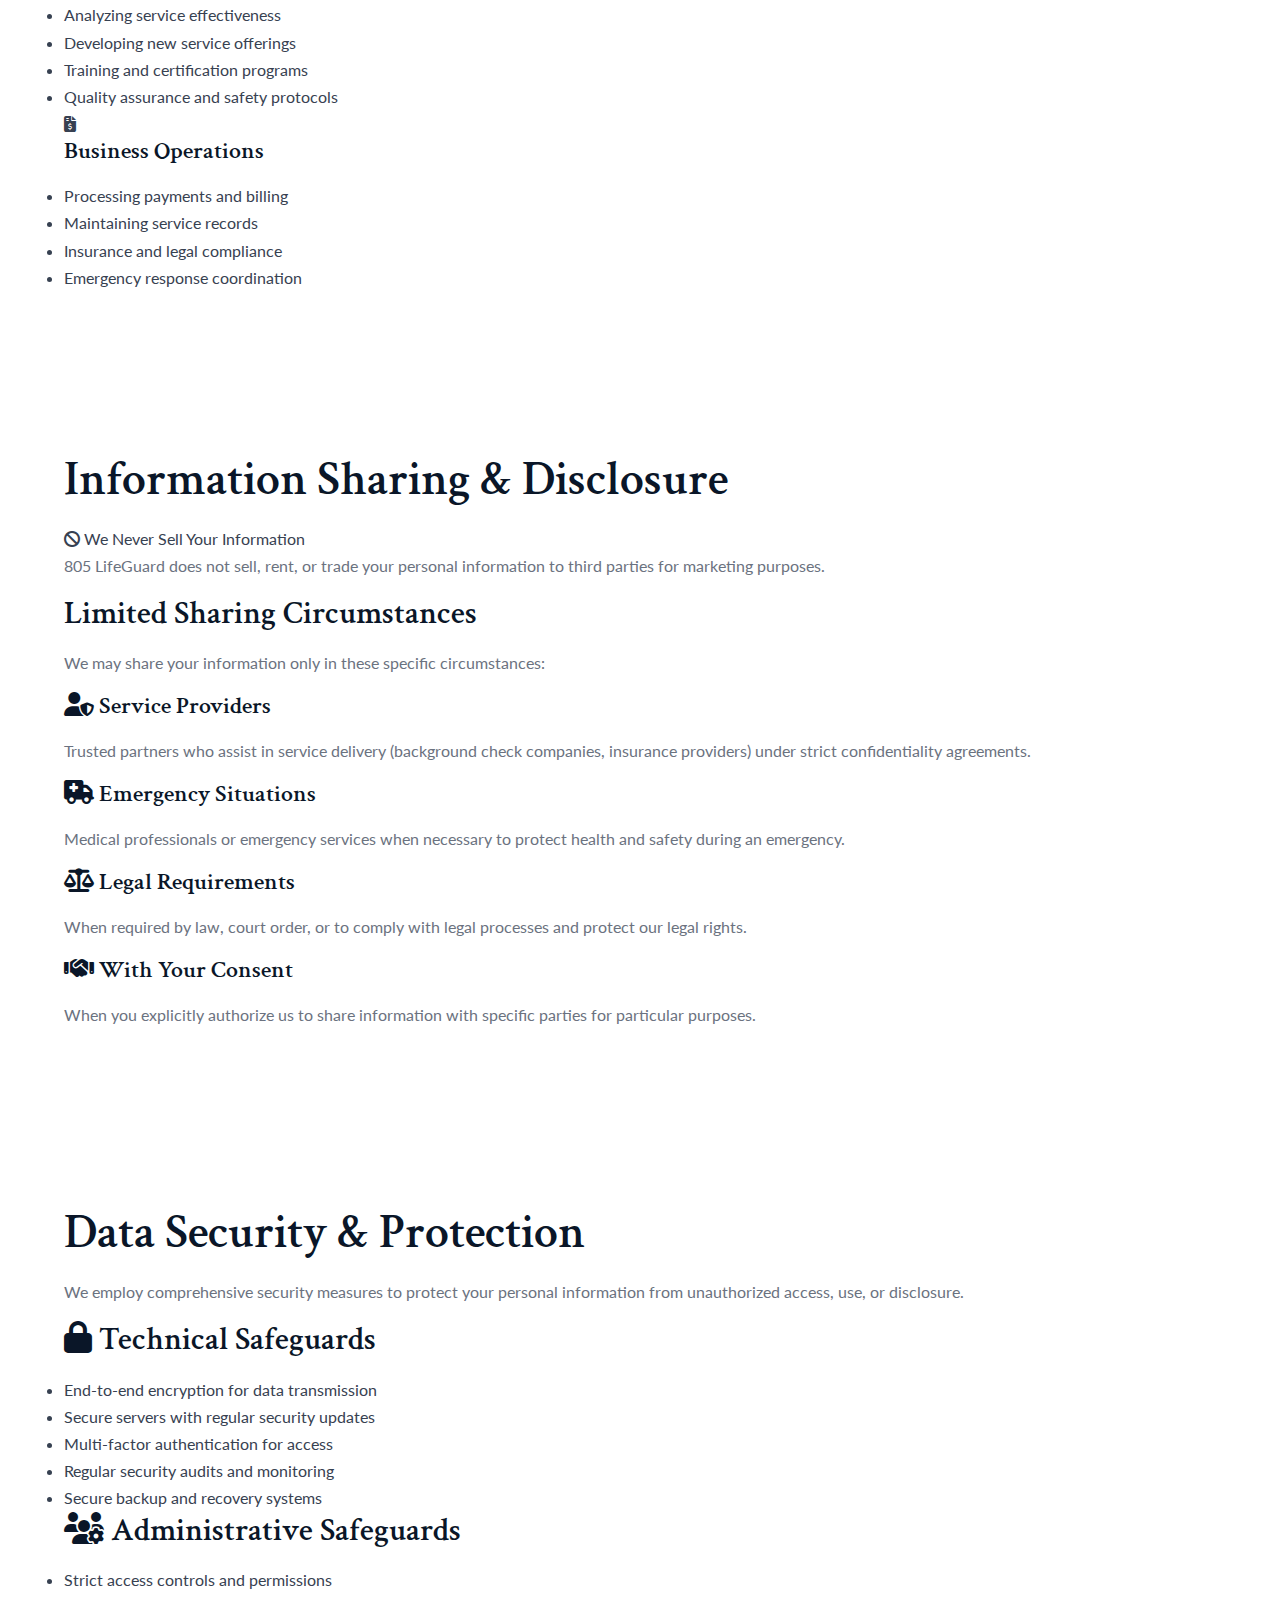
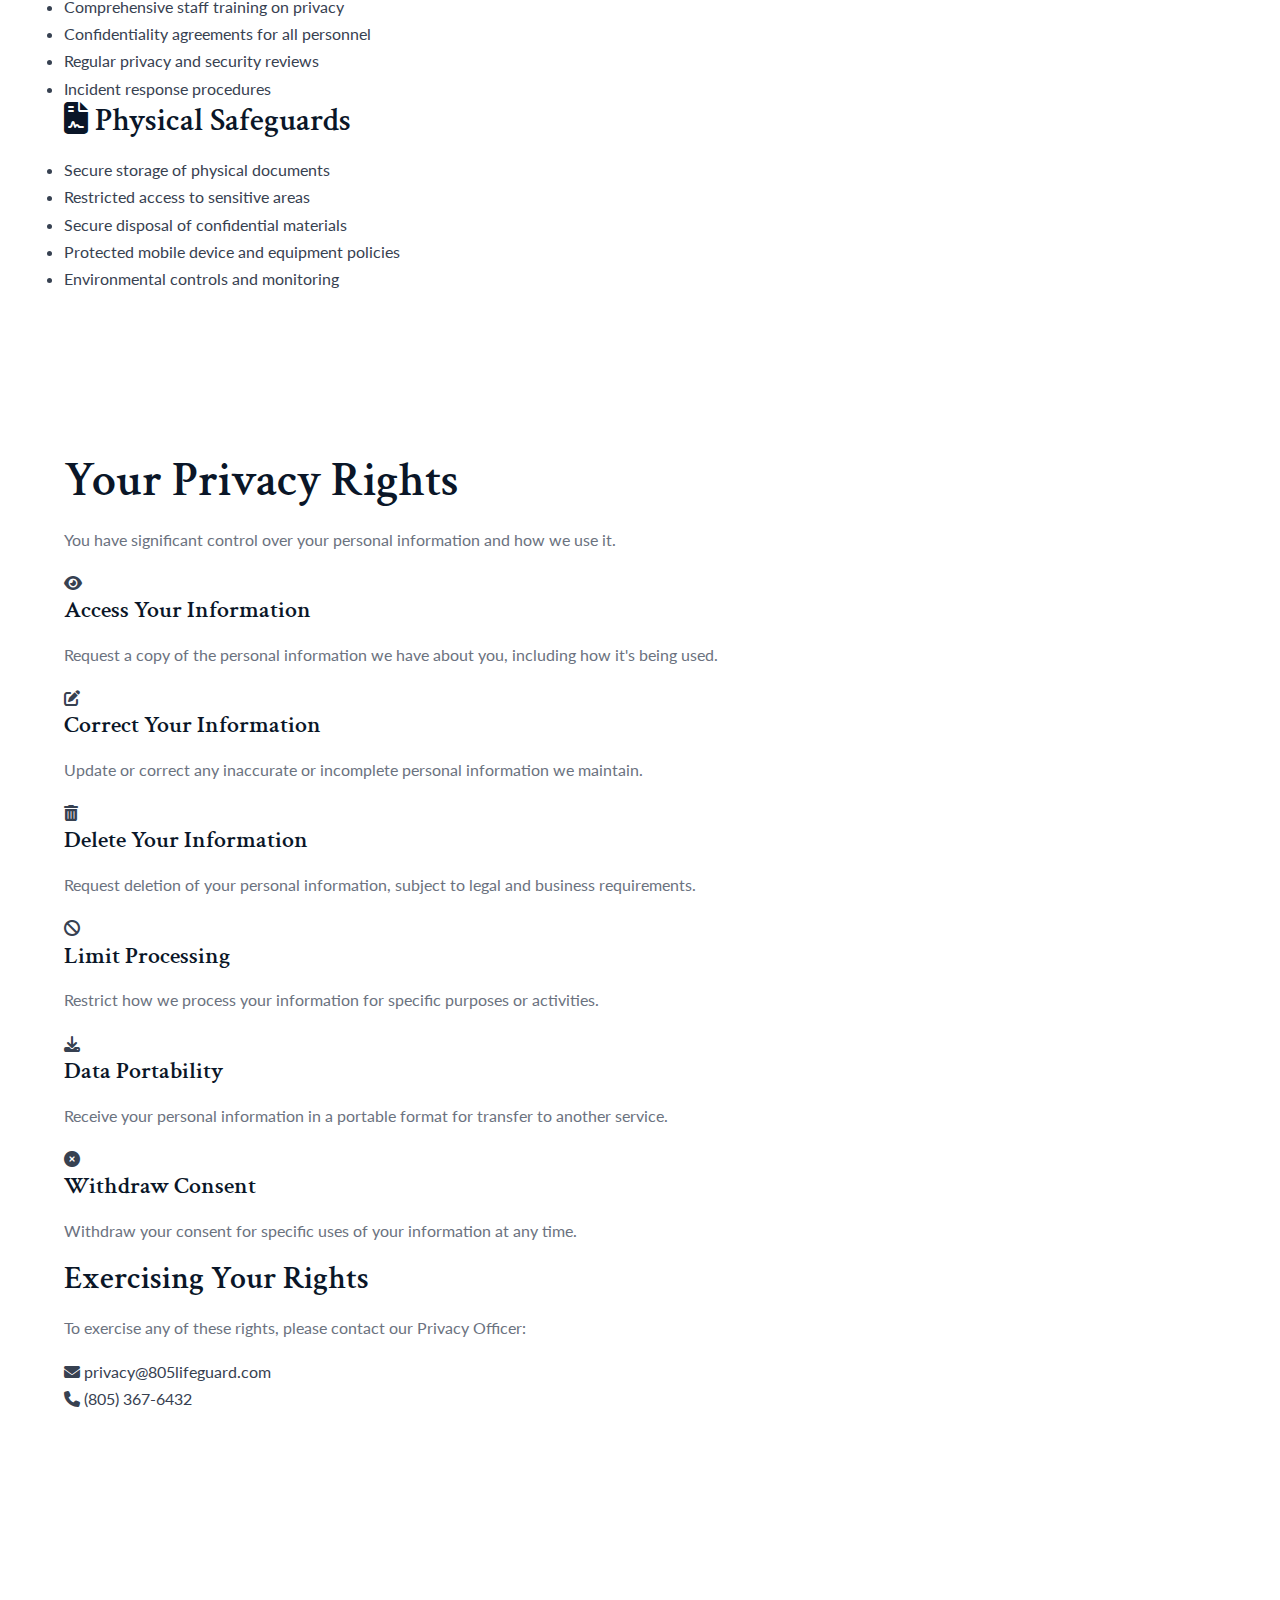
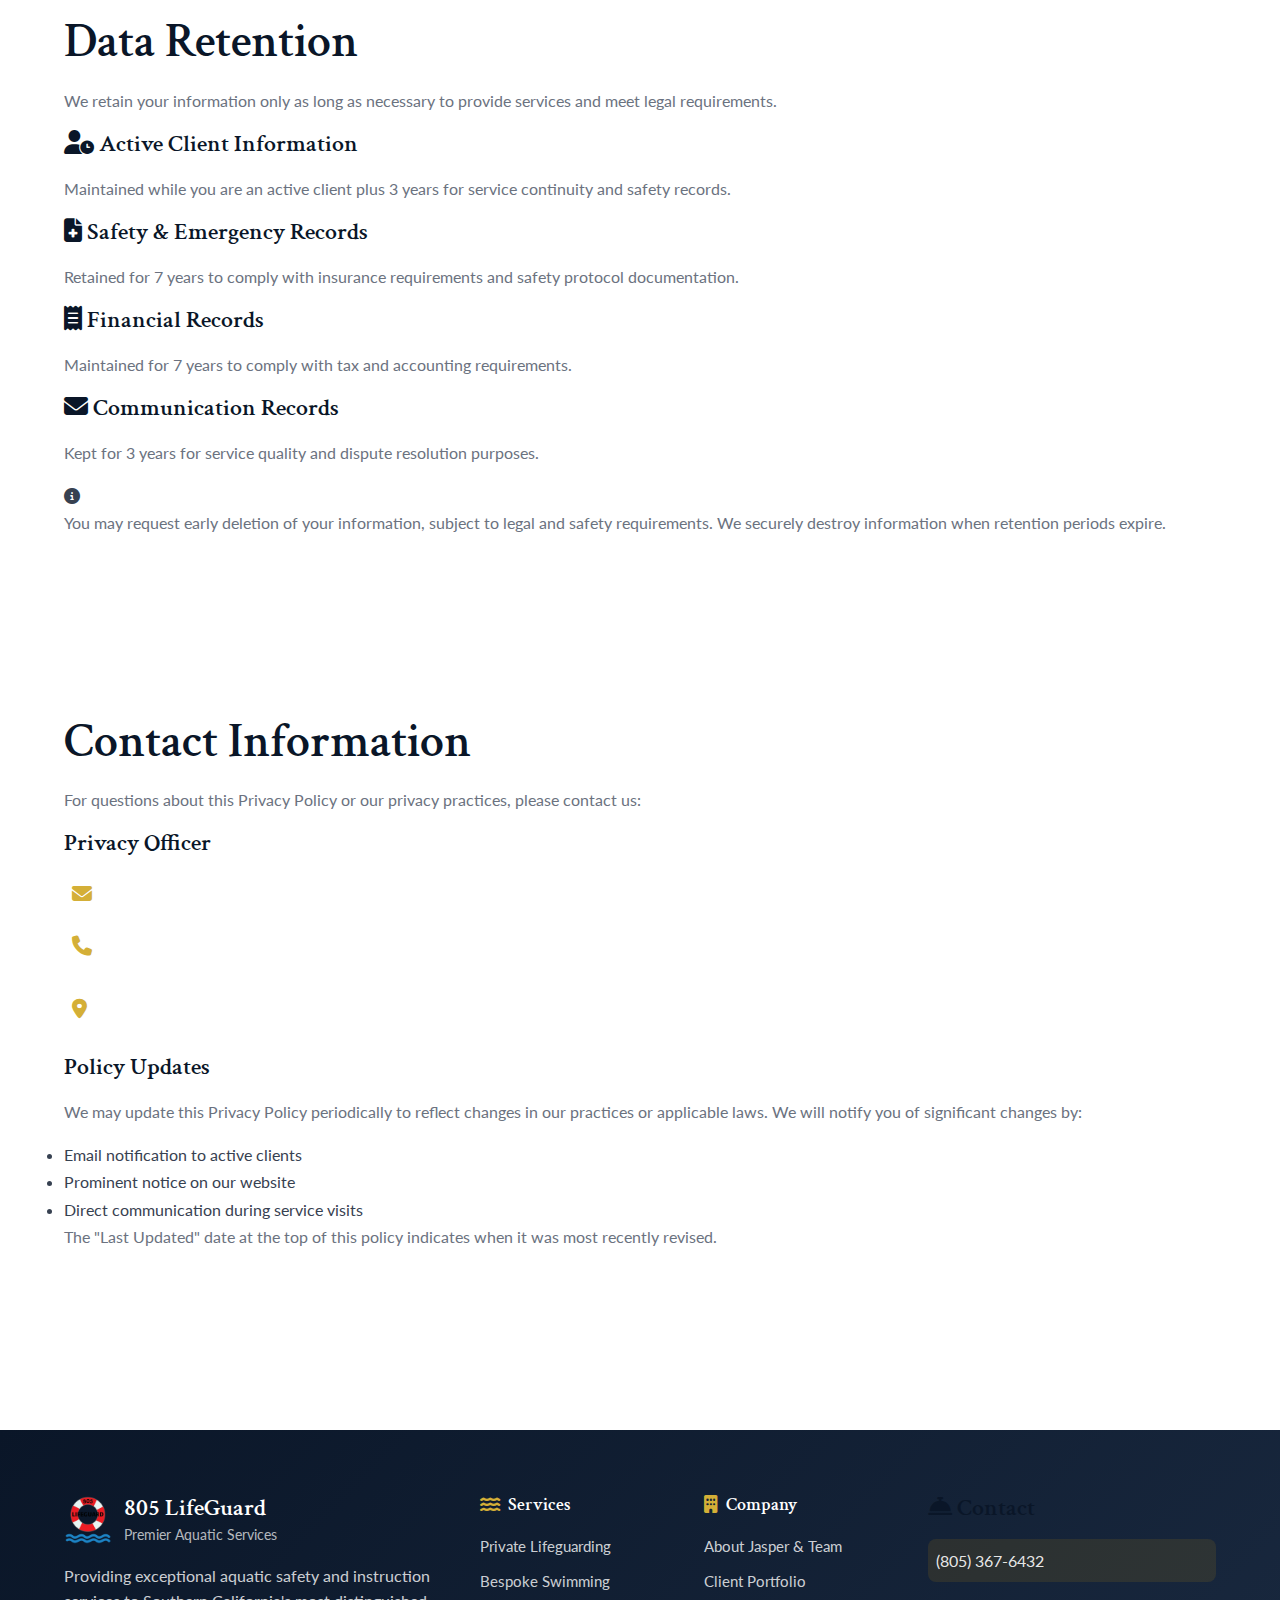
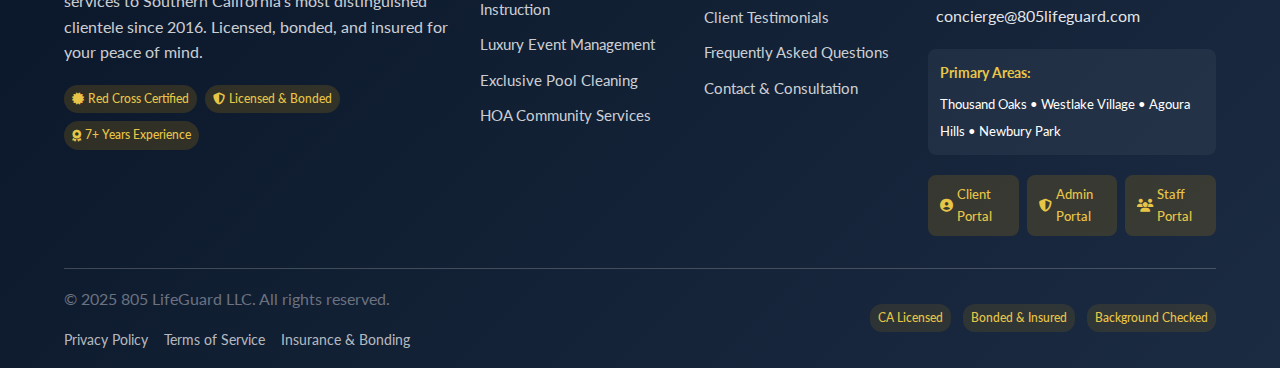
<file: privacy.html>
<!DOCTYPE html>
<html lang="en">
<head>
    <meta charset="UTF-8">
    <meta name="viewport" content="width=device-width, initial-scale=1.0">
    
    <!-- SEO Meta Tags -->
    <title>Privacy Policy - 805 LifeGuard | Confidential Information Protection & Client Privacy</title>
    <meta name="description" content="Our comprehensive privacy policy detailing how 805 LifeGuard protects and handles your personal information with the highest standards of confidentiality and discretion for Southern California's distinguished clientele.">
    <meta name="keywords" content="privacy policy, data protection, confidentiality, client privacy, secure information handling, 805 LifeGuard privacy, personal information protection">
    <meta name="author" content="805 LifeGuard LLC">
    <meta name="robots" content="noindex, nofollow">
    <meta name="language" content="en-US">
    <meta name="geo.region" content="US-CA">
    <meta name="geo.placename" content="Thousand Oaks, California">
    
    <!-- Open Graph Meta Tags -->
    <meta property="og:type" content="website">
    <meta property="og:title" content="Privacy Policy - 805 LifeGuard">
    <meta property="og:description" content="Comprehensive privacy protection for Southern California's most distinguished clientele. Learn how we safeguard your personal information.">
    <meta property="og:url" content="https://805lifeguard.com/privacy.html">
    <meta property="og:site_name" content="805 LifeGuard">
    <meta property="og:locale" content="en_US">
    
    <!-- Twitter Card Meta Tags -->
    <meta name="twitter:card" content="summary">
    <meta name="twitter:title" content="Privacy Policy - 805 LifeGuard">
    <meta name="twitter:description" content="Comprehensive privacy protection for distinguished clientele.">
    
    <!-- Canonical URL -->
    <link rel="canonical" href="https://805lifeguard.com/privacy.html">
    
    <!-- Sophisticated Country Club Fonts -->
    <link rel="preconnect" href="https://fonts.googleapis.com">
    <link rel="preconnect" href="https://fonts.gstatic.com" crossorigin>
    <link href="https://fonts.googleapis.com/css2?family=Crimson+Text:ital,wght@0,400;0,600;0,700;1,400;1,600&family=Lato:ital,wght@0,300;0,400;0,700;0,900;1,400&family=Playfair+Display:ital,wght@0,400;0,500;0,600;0,700;0,800;1,400&display=swap" rel="stylesheet">
    
    <!-- Font Awesome -->
    <link rel="stylesheet" href="https://cdnjs.cloudflare.com/ajax/libs/font-awesome/6.4.0/css/all.min.css">
    
    <!-- Enhanced Luxury Theme CSS -->
    <link rel="stylesheet" href="css/luxury-theme.css">
    
    <!-- Preload critical images -->
    <link rel="preload" as="image" href="images/logos/805-lifeguard-logo.png">
    
    <!-- Favicon and Apple Touch Icons -->
    <link rel="icon" type="image/x-icon" href="images/logos/805-lifeguard-favicon.ico">
    <link rel="apple-touch-icon" sizes="180x180" href="images/logos/805-lifeguard-apple-touch-icon-180x180.png">
    <link rel="icon" type="image/png" sizes="32x32" href="images/logos/805-lifeguard-favicon-32x32.png">
    <link rel="icon" type="image/png" sizes="16x16" href="images/logos/805-lifeguard-favicon-16x16.png">
    
    <!-- Structured Data (JSON-LD) -->
    <script type="application/ld+json">
    {
      "@context": "https://schema.org",
      "@type": "WebPage",
      "name": "Privacy Policy - 805 LifeGuard",
      "description": "Comprehensive privacy policy detailing how 805 LifeGuard protects client information with the highest standards of confidentiality.",
      "url": "https://805lifeguard.com/privacy.html",
      "isPartOf": {
        "@type": "WebSite",
        "name": "805 LifeGuard",
        "url": "https://805lifeguard.com"
      }
    }
    </script>
</head>
<body itemscope itemtype="https://schema.org/WebPage">
    <!-- Enhanced Header -->
    <header class="header" id="header" role="banner">
        <!-- Top Bar -->
        <div class="header-top">
            <div class="container">
                <div class="header-top-content">
                    <div class="header-top-left">
                        <i class="fas fa-shield-alt" aria-hidden="true"></i>
                        <span>Serving Southern California's Distinguished Clientele Since 2016</span>
                    </div>
                    <div class="header-top-right">
                        <a href="tel:+18053676432" class="header-contact" aria-label="Call 805 LifeGuard">
                            <i class="fas fa-phone" aria-hidden="true"></i>
                            (805) 367-6432
                        </a>
                        <a href="mailto:concierge@805lifeguard.com" class="header-contact" aria-label="Email 805 LifeGuard">
                            <i class="fas fa-envelope" aria-hidden="true"></i>
                            concierge@805lifeguard.com
                        </a>
                    </div>
                </div>
            </div>
        </div>
        
        <!-- Main Navigation -->
        <nav class="navbar" role="navigation" aria-label="Main navigation">
            <div class="container">
                <div class="navbar-content">
                    <!-- Logo -->
                    <a href="/" class="logo" aria-label="805 LifeGuard Homepage">
                        <img src="images/logos/805-lifeguard-logo.png" alt="805 LifeGuard - Premier Aquatic Services" class="logo-img" width="64" height="64">
                        <div class="logo-text">
                            <div class="logo-name">805 LifeGuard</div>
                            <div class="logo-tagline">Premier Aquatic Services</div>
                        </div>
                    </a>
                    
                    <!-- Desktop Navigation -->
                    <div class="nav-desktop">
                        <ul class="nav-menu" role="menubar">
                            <li role="none"><a href="about.html" class="nav-link" role="menuitem">About</a></li>
                            <li role="none"><a href="services.html" class="nav-link" role="menuitem">Services</a></li>
                            <li role="none"><a href="pool-cleaning.html" class="nav-link" role="menuitem">Pool Cleaning</a></li>
                            <li role="none"><a href="hoa.html" class="nav-link" role="menuitem">HOA Services</a></li>
                            <li role="none"><a href="portfolio.html" class="nav-link" role="menuitem">Portfolio</a></li>
                            <li role="none"><a href="testimonials.html" class="nav-link" role="menuitem">Testimonials</a></li>
                            <li role="none"><a href="faq.html" class="nav-link" role="menuitem">FAQ</a></li>
                        </ul>
                        
                        <div class="nav-actions">
                            <div class="portal-group">
                                <a href="https://client.805companies.com" target="_blank" rel="noopener noreferrer" class="portal-btn client-portal" aria-label="Client Portal - Opens in new window">
                                    <i class="fas fa-user-circle" aria-hidden="true"></i>
                                    Client
                                </a>
                                <a href="https://admin.805companies.com" target="_blank" rel="noopener noreferrer" class="portal-btn admin-portal" aria-label="Admin Portal - Opens in new window">
                                    <i class="fas fa-shield-alt" aria-hidden="true"></i>
                                    Admin
                                </a>
                            </div>
                            <a href="contact.html" class="consultation-btn" aria-label="Schedule Private Consultation">
                                <i class="fas fa-calendar-check" aria-hidden="true"></i>
                                Private Consultation
                            </a>
                        </div>
                    </div>
                    
                    <!-- Mobile Menu Button -->
                    <button class="mobile-toggle" id="mobileToggle" aria-label="Open mobile navigation menu" aria-expanded="false" aria-controls="mobileNav">
                        <span class="bar"></span>
                        <span class="bar"></span>
                        <span class="bar"></span>
                    </button>
                </div>
            </div>
        </nav>
        
        <!-- Mobile Navigation -->
        <div class="nav-mobile" id="mobileNav" role="dialog" aria-label="Mobile navigation menu" aria-hidden="true">
            <div class="mobile-nav-content">
                <div class="mobile-nav-header">
                    <div class="mobile-logo">
                        <img src="images/logos/805-lifeguard-logo.png" alt="805 LifeGuard" width="40" height="40">
                        <span>805 LifeGuard</span>
                    </div>
                    <button class="mobile-nav-close" id="mobileNavClose" aria-label="Close mobile navigation menu">
                        <i class="fas fa-times" aria-hidden="true"></i>
                    </button>
                </div>
                
                <nav class="mobile-nav-menu" role="navigation" aria-label="Mobile menu">
                    <a href="about.html" class="mobile-nav-link">About</a>
                    <a href="services.html" class="mobile-nav-link">Services</a>
                    <a href="pool-cleaning.html" class="mobile-nav-link">Pool Cleaning</a>
                    <a href="hoa.html" class="mobile-nav-link">HOA Services</a>
                    <a href="portfolio.html" class="mobile-nav-link">Portfolio</a>
                    <a href="testimonials.html" class="mobile-nav-link">Testimonials</a>
                    <a href="faq.html" class="mobile-nav-link">FAQ</a>
                </nav>
                
                <div class="mobile-nav-actions">
                    <div class="mobile-portals">
                        <a href="https://client.805companies.com" target="_blank" rel="noopener noreferrer" class="mobile-portal-btn" aria-label="Client Portal - Opens in new window">
                            <i class="fas fa-user-circle" aria-hidden="true"></i>
                            Client Portal
                        </a>
                        <a href="https://admin.805companies.com" target="_blank" rel="noopener noreferrer" class="mobile-portal-btn" aria-label="Admin Portal - Opens in new window">
                            <i class="fas fa-shield-alt" aria-hidden="true"></i>
                            Admin Portal
                        </a>
                    </div>
                    <a href="contact.html" class="mobile-consultation-btn" aria-label="Schedule Private Consultation">
                        <i class="fas fa-calendar-check" aria-hidden="true"></i>
                        Private Consultation
                    </a>
                </div>
                
                <div class="mobile-nav-contact">
                    <a href="tel:+18053676432" class="mobile-contact-btn" aria-label="Call 805 LifeGuard">
                        <i class="fas fa-phone" aria-hidden="true"></i>
                        (805) 367-6432
                    </a>
                </div>
            </div>
        </div>
    </header>

    <!-- Breadcrumbs -->
    <nav class="breadcrumbs" aria-label="Breadcrumb navigation" itemscope itemtype="https://schema.org/BreadcrumbList">
        <div class="container">
            <ol class="breadcrumb-list">
                <li itemprop="itemListElement" itemscope itemtype="https://schema.org/ListItem">
                    <a href="/" itemprop="item">
                        <span itemprop="name">Home</span>
                    </a>
                    <meta itemprop="position" content="1" />
                </li>
                <li itemprop="itemListElement" itemscope itemtype="https://schema.org/ListItem">
                    <span itemprop="name" aria-current="page">Privacy Policy</span>
                    <meta itemprop="position" content="2" />
                </li>
            </ol>
        </div>
    </nav>

    <!-- Privacy Hero Section -->
    <section class="privacy-hero" role="banner">
        <div class="privacy-hero-background"></div>
        <div class="hero-overlay"></div>
        
        <div class="container">
            <div class="hero-content">
                <div class="section-badge">
                    <i class="fas fa-lock" aria-hidden="true"></i>
                    Your Privacy Protected
                </div>
                
                <h1 itemprop="name">Privacy Policy</h1>
                
                <p class="hero-subtitle" itemprop="description">
                    At 805 LifeGuard, your privacy and confidentiality are fundamental to our service. 
                    This policy outlines our unwavering commitment to protecting your personal information 
                    with the highest standards of discretion expected by our distinguished clientele.
                </p>
                
                <div class="last-updated">
                    <i class="fas fa-calendar-alt" aria-hidden="true"></i>
                    Last Updated: January 15, 2025
                </div>
            </div>
        </div>
    </section>

    <!-- Privacy Content -->
    <section class="privacy-content">
        <div class="container">
            <div class="content-layout">
                <!-- Navigation Sidebar -->
                <div class="privacy-sidebar">
                    <div class="sidebar-header">
                        <h3>Policy Sections</h3>
                    </div>
                    <nav class="policy-nav" role="navigation" aria-label="Privacy policy navigation">
                        <a href="#overview" class="nav-item active">Overview</a>
                        <a href="#information-collection" class="nav-item">Information Collection</a>
                        <a href="#information-use" class="nav-item">How We Use Information</a>
                        <a href="#information-sharing" class="nav-item">Information Sharing</a>
                        <a href="#data-security" class="nav-item">Data Security</a>
                        <a href="#client-rights" class="nav-item">Your Rights</a>
                        <a href="#retention" class="nav-item">Data Retention</a>
                        <a href="#contact" class="nav-item">Contact Us</a>
                    </nav>
                    
                    <div class="privacy-highlights">
                        <h4>Key Commitments</h4>
                        <ul>
                            <li><i class="fas fa-check-circle" aria-hidden="true"></i> Complete confidentiality</li>
                            <li><i class="fas fa-check-circle" aria-hidden="true"></i> Secure data handling</li>
                            <li><i class="fas fa-check-circle" aria-hidden="true"></i> No data selling</li>
                            <li><i class="fas fa-check-circle" aria-hidden="true"></i> Client control</li>
                        </ul>
                    </div>
                </div>

                <!-- Main Content -->
                <div class="privacy-main">
                    <!-- Overview Section -->
                    <section id="overview" class="policy-section">
                        <h2>Overview & Commitment</h2>
                        <div class="commitment-statement">
                            <p class="lead-text">
                                805 LifeGuard is committed to maintaining the highest standards of privacy and confidentiality 
                                for all our distinguished clients. This Privacy Policy explains how we collect, use, protect, 
                                and handle your personal information in accordance with applicable privacy laws and our 
                                professional service standards.
                            </p>
                        </div>
                        
                        <div class="privacy-principles">
                            <h3>Our Privacy Principles</h3>
                            <div class="principles-grid">
                                <div class="principle-item">
                                    <div class="principle-icon">
                                        <i class="fas fa-user-secret" aria-hidden="true"></i>
                                    </div>
                                    <h4>Absolute Discretion</h4>
                                    <p>Your personal information and service details are treated with complete confidentiality.</p>
                                </div>
                                
                                <div class="principle-item">
                                    <div class="principle-icon">
                                        <i class="fas fa-shield-alt" aria-hidden="true"></i>
                                    </div>
                                    <h4>Secure Protection</h4>
                                    <p>Industry-leading security measures protect your data from unauthorized access.</p>
                                </div>
                                
                                <div class="principle-item">
                                    <div class="principle-icon">
                                        <i class="fas fa-hands-helping" aria-hidden="true"></i>
                                    </div>
                                    <h4>Transparent Communication</h4>
                                    <p>Clear, honest communication about how your information is used and protected.</p>
                                </div>
                                
                                <div class="principle-item">
                                    <div class="principle-icon">
                                        <i class="fas fa-user-check" aria-hidden="true"></i>
                                    </div>
                                    <h4>Client Control</h4>
                                    <p>You maintain control over your personal information and how it's used.</p>
                                </div>
                            </div>
                        </div>
                    </section>

                    <!-- Information Collection Section -->
                    <section id="information-collection" class="policy-section">
                        <h2>Information We Collect</h2>
                        <p>We collect only the information necessary to provide exceptional aquatic services tailored to your needs.</p>
                        
                        <div class="info-category">
                            <h3><i class="fas fa-user" aria-hidden="true"></i> Personal Information</h3>
                            <ul>
                                <li><strong>Contact Details:</strong> Name, phone number, email address, property address</li>
                                <li><strong>Service Preferences:</strong> Preferred scheduling, special requirements, service history</li>
                                <li><strong>Emergency Information:</strong> Emergency contacts, medical considerations, accessibility needs</li>
                                <li><strong>Payment Information:</strong> Billing details, payment preferences (processed securely)</li>
                            </ul>
                        </div>
                        
                        <div class="info-category">
                            <h3><i class="fas fa-home" aria-hidden="true"></i> Property Information</h3>
                            <ul>
                                <li><strong>Pool Specifications:</strong> Size, depth, equipment, safety features</li>
                                <li><strong>Access Details:</strong> Entry procedures, security protocols, parking arrangements</li>
                                <li><strong>Household Information:</strong> Number of family members, ages, swimming abilities</li>
                                <li><strong>Special Considerations:</strong> Pets, allergies, medical conditions, accessibility requirements</li>
                            </ul>
                        </div>
                        
                        <div class="info-category">
                            <h3><i class="fas fa-calendar-alt" aria-hidden="true"></i> Service Information</h3>
                            <ul>
                                <li><strong>Scheduling Data:</strong> Appointment times, service duration, recurring schedules</li>
                                <li><strong>Service Notes:</strong> Progress reports, safety observations, recommendations</li>
                                <li><strong>Communication Records:</strong> Consultation notes, service requests, feedback</li>
                            </ul>
                        </div>
                    </section>

                    <!-- Information Use Section -->
                    <section id="information-use" class="policy-section">
                        <h2>How We Use Your Information</h2>
                        <p>Your information is used exclusively to provide, improve, and customize our luxury aquatic services.</p>
                        
                        <div class="usage-grid">
                            <div class="usage-item">
                                <div class="usage-icon">
                                    <i class="fas fa-concierge-bell" aria-hidden="true"></i>
                                </div>
                                <h4>Service Delivery</h4>
                                <ul>
                                    <li>Scheduling and coordinating appointments</li>
                                    <li>Customizing services to your preferences</li>
                                    <li>Ensuring safety protocols are followed</li>
                                    <li>Providing progress reports and updates</li>
                                </ul>
                            </div>
                            
                            <div class="usage-item">
                                <div class="usage-icon">
                                    <i class="fas fa-phone" aria-hidden="true"></i>
                                </div>
                                <h4>Communication</h4>
                                <ul>
                                    <li>Confirming appointments and schedules</li>
                                    <li>Providing service reminders and updates</li>
                                    <li>Sharing safety recommendations</li>
                                    <li>Responding to inquiries and requests</li>
                                </ul>
                            </div>
                            
                            <div class="usage-item">
                                <div class="usage-icon">
                                    <i class="fas fa-chart-line" aria-hidden="true"></i>
                                </div>
                                <h4>Service Improvement</h4>
                                <ul>
                                    <li>Analyzing service effectiveness</li>
                                    <li>Developing new service offerings</li>
                                    <li>Training and certification programs</li>
                                    <li>Quality assurance and safety protocols</li>
                                </ul>
                            </div>
                            
                            <div class="usage-item">
                                <div class="usage-icon">
                                    <i class="fas fa-file-invoice-dollar" aria-hidden="true"></i>
                                </div>
                                <h4>Business Operations</h4>
                                <ul>
                                    <li>Processing payments and billing</li>
                                    <li>Maintaining service records</li>
                                    <li>Insurance and legal compliance</li>
                                    <li>Emergency response coordination</li>
                                </ul>
                            </div>
                        </div>
                    </section>

                    <!-- Information Sharing Section -->
                    <section id="information-sharing" class="policy-section">
                        <h2>Information Sharing & Disclosure</h2>
                        
                        <div class="sharing-commitment">
                            <div class="commitment-badge">
                                <i class="fas fa-ban" aria-hidden="true"></i>
                                <span>We Never Sell Your Information</span>
                            </div>
                            <p>805 LifeGuard does not sell, rent, or trade your personal information to third parties for marketing purposes.</p>
                        </div>
                        
                        <h3>Limited Sharing Circumstances</h3>
                        <p>We may share your information only in these specific circumstances:</p>
                        
                        <div class="sharing-scenarios">
                            <div class="scenario-item">
                                <h4><i class="fas fa-user-shield" aria-hidden="true"></i> Service Providers</h4>
                                <p>Trusted partners who assist in service delivery (background check companies, insurance providers) under strict confidentiality agreements.</p>
                            </div>
                            
                            <div class="scenario-item">
                                <h4><i class="fas fa-ambulance" aria-hidden="true"></i> Emergency Situations</h4>
                                <p>Medical professionals or emergency services when necessary to protect health and safety during an emergency.</p>
                            </div>
                            
                            <div class="scenario-item">
                                <h4><i class="fas fa-balance-scale" aria-hidden="true"></i> Legal Requirements</h4>
                                <p>When required by law, court order, or to comply with legal processes and protect our legal rights.</p>
                            </div>
                            
                            <div class="scenario-item">
                                <h4><i class="fas fa-handshake" aria-hidden="true"></i> With Your Consent</h4>
                                <p>When you explicitly authorize us to share information with specific parties for particular purposes.</p>
                            </div>
                        </div>
                    </section>

                    <!-- Data Security Section -->
                    <section id="data-security" class="policy-section">
                        <h2>Data Security & Protection</h2>
                        <p>We employ comprehensive security measures to protect your personal information from unauthorized access, use, or disclosure.</p>
                        
                        <div class="security-measures">
                            <div class="security-category">
                                <h3><i class="fas fa-lock" aria-hidden="true"></i> Technical Safeguards</h3>
                                <ul>
                                    <li>End-to-end encryption for data transmission</li>
                                    <li>Secure servers with regular security updates</li>
                                    <li>Multi-factor authentication for access</li>
                                    <li>Regular security audits and monitoring</li>
                                    <li>Secure backup and recovery systems</li>
                                </ul>
                            </div>
                            
                            <div class="security-category">
                                <h3><i class="fas fa-users-cog" aria-hidden="true"></i> Administrative Safeguards</h3>
                                <ul>
                                    <li>Strict access controls and permissions</li>
                                    <li>Comprehensive staff training on privacy</li>
                                    <li>Confidentiality agreements for all personnel</li>
                                    <li>Regular privacy and security reviews</li>
                                    <li>Incident response procedures</li>
                                </ul>
                            </div>
                            
                            <div class="security-category">
                                <h3><i class="fas fa-file-contract" aria-hidden="true"></i> Physical Safeguards</h3>
                                <ul>
                                    <li>Secure storage of physical documents</li>
                                    <li>Restricted access to sensitive areas</li>
                                    <li>Secure disposal of confidential materials</li>
                                    <li>Protected mobile device and equipment policies</li>
                                    <li>Environmental controls and monitoring</li>
                                </ul>
                            </div>
                        </div>
                    </section>

                    <!-- Client Rights Section -->
                    <section id="client-rights" class="policy-section">
                        <h2>Your Privacy Rights</h2>
                        <p>You have significant control over your personal information and how we use it.</p>
                        
                        <div class="rights-grid">
                            <div class="right-item">
                                <div class="right-icon">
                                    <i class="fas fa-eye" aria-hidden="true"></i>
                                </div>
                                <h4>Access Your Information</h4>
                                <p>Request a copy of the personal information we have about you, including how it's being used.</p>
                            </div>
                            
                            <div class="right-item">
                                <div class="right-icon">
                                    <i class="fas fa-edit" aria-hidden="true"></i>
                                </div>
                                <h4>Correct Your Information</h4>
                                <p>Update or correct any inaccurate or incomplete personal information we maintain.</p>
                            </div>
                            
                            <div class="right-item">
                                <div class="right-icon">
                                    <i class="fas fa-trash-alt" aria-hidden="true"></i>
                                </div>
                                <h4>Delete Your Information</h4>
                                <p>Request deletion of your personal information, subject to legal and business requirements.</p>
                            </div>
                            
                            <div class="right-item">
                                <div class="right-icon">
                                    <i class="fas fa-ban" aria-hidden="true"></i>
                                </div>
                                <h4>Limit Processing</h4>
                                <p>Restrict how we process your information for specific purposes or activities.</p>
                            </div>
                            
                            <div class="right-item">
                                <div class="right-icon">
                                    <i class="fas fa-download" aria-hidden="true"></i>
                                </div>
                                <h4>Data Portability</h4>
                                <p>Receive your personal information in a portable format for transfer to another service.</p>
                            </div>
                            
                            <div class="right-item">
                                <div class="right-icon">
                                    <i class="fas fa-times-circle" aria-hidden="true"></i>
                                </div>
                                <h4>Withdraw Consent</h4>
                                <p>Withdraw your consent for specific uses of your information at any time.</p>
                            </div>
                        </div>
                        
                        <div class="rights-contact">
                            <h3>Exercising Your Rights</h3>
                            <p>To exercise any of these rights, please contact our Privacy Officer:</p>
                            <div class="contact-methods">
                                <div class="contact-method">
                                    <i class="fas fa-envelope" aria-hidden="true"></i>
                                    <span>privacy@805lifeguard.com</span>
                                </div>
                                <div class="contact-method">
                                    <i class="fas fa-phone" aria-hidden="true"></i>
                                    <span>(805) 367-6432</span>
                                </div>
                            </div>
                            <p class="response-time">We will respond to your request within 30 days.</p>
                        </div>
                    </section>

                    <!-- Data Retention Section -->
                    <section id="retention" class="policy-section">
                        <h2>Data Retention</h2>
                        <p>We retain your information only as long as necessary to provide services and meet legal requirements.</p>
                        
                        <div class="retention-schedule">
                            <div class="retention-item">
                                <h4><i class="fas fa-user-clock" aria-hidden="true"></i> Active Client Information</h4>
                                <p>Maintained while you are an active client plus 3 years for service continuity and safety records.</p>
                            </div>
                            
                            <div class="retention-item">
                                <h4><i class="fas fa-file-medical" aria-hidden="true"></i> Safety & Emergency Records</h4>
                                <p>Retained for 7 years to comply with insurance requirements and safety protocol documentation.</p>
                            </div>
                            
                            <div class="retention-item">
                                <h4><i class="fas fa-receipt" aria-hidden="true"></i> Financial Records</h4>
                                <p>Maintained for 7 years to comply with tax and accounting requirements.</p>
                            </div>
                            
                            <div class="retention-item">
                                <h4><i class="fas fa-envelope" aria-hidden="true"></i> Communication Records</h4>
                                <p>Kept for 3 years for service quality and dispute resolution purposes.</p>
                            </div>
                        </div>
                        
                        <div class="retention-note">
                            <i class="fas fa-info-circle" aria-hidden="true"></i>
                            <p>You may request early deletion of your information, subject to legal and safety requirements. We securely destroy information when retention periods expire.</p>
                        </div>
                    </section>

                    <!-- Contact Section -->
                    <section id="contact" class="policy-section">
                        <h2>Contact Information</h2>
                        <p>For questions about this Privacy Policy or our privacy practices, please contact us:</p>
                        
                        <div class="contact-info">
                            <div class="contact-card">
                                <h4>Privacy Officer</h4>
                                <div class="contact-details">
                                    <div class="contact-item">
                                        <i class="fas fa-envelope" aria-hidden="true"></i>
                                        <span>privacy@805lifeguard.com</span>
                                    </div>
                                    <div class="contact-item">
                                        <i class="fas fa-phone" aria-hidden="true"></i>
                                        <span>(805) 367-6432</span>
                                    </div>
                                    <div class="contact-item">
                                        <i class="fas fa-map-marker-alt" aria-hidden="true"></i>
                                        <span>805 LifeGuard<br>Thousand Oaks, CA 91360</span>
                                    </div>
                                </div>
                            </div>
                            
                            <div class="policy-updates">
                                <h4>Policy Updates</h4>
                                <p>We may update this Privacy Policy periodically to reflect changes in our practices or applicable laws. We will notify you of significant changes by:</p>
                                <ul>
                                    <li>Email notification to active clients</li>
                                    <li>Prominent notice on our website</li>
                                    <li>Direct communication during service visits</li>
                                </ul>
                                <p>The "Last Updated" date at the top of this policy indicates when it was most recently revised.</p>
                            </div>
                        </div>
                    </section>
                </div>
            </div>
        </div>
    </section>

    <!-- Footer -->
    <footer class="footer">
        <div class="container">
            <div class="footer-content">
                <!-- Brand Section -->
                <div class="footer-brand">
                    <div class="footer-logo">
                        <img src="images/logos/805-lifeguard-logo.png" alt="805 LifeGuard">
                        <div class="footer-logo-text">
                            <h3>805 LifeGuard</h3>
                            <p>Premier Aquatic Services</p>
                        </div>
                    </div>
                    <p class="footer-description">
                        Providing exceptional aquatic safety and instruction services to Southern California's 
                        most distinguished clientele since 2016. Licensed, bonded, and insured for your peace of mind.
                    </p>
                    <div class="footer-badges">
                        <span class="footer-badge">
                            <i class="fas fa-certificate" aria-hidden="true"></i>
                            Red Cross Certified
                        </span>
                        <span class="footer-badge">
                            <i class="fas fa-shield-alt" aria-hidden="true"></i>
                            Licensed & Bonded
                        </span>
                        <span class="footer-badge">
                            <i class="fas fa-award" aria-hidden="true"></i>
                            7+ Years Experience
                        </span>
                    </div>
                </div>
                
                <!-- Services Links -->
                <div class="footer-section">
                    <h4>
                        <i class="fas fa-water" aria-hidden="true"></i>
                        Services
                    </h4>
                    <ul>
                        <li><a href="services.html#lifeguarding">Private Lifeguarding</a></li>
                        <li><a href="services.html#instruction">Bespoke Swimming Instruction</a></li>
                        <li><a href="services.html#events">Luxury Event Management</a></li>
                        <li><a href="pool-cleaning.html">Exclusive Pool Cleaning</a></li>
                        <li><a href="hoa.html">HOA Community Services</a></li>
                    </ul>
                </div>
                
                <!-- Company Links -->
                <div class="footer-section">
                    <h4>
                        <i class="fas fa-building" aria-hidden="true"></i>
                        Company
                    </h4>
                    <ul>
                        <li><a href="about.html">About Jasper & Team</a></li>
                        <li><a href="portfolio.html">Client Portfolio</a></li>
                        <li><a href="testimonials.html">Client Testimonials</a></li>
                        <li><a href="faq.html">Frequently Asked Questions</a></li>
                        <li><a href="contact.html">Contact & Consultation</a></li>
                    </ul>
                </div>
                
                <!-- Contact Section -->
                <div class="footer-contact">
                    <h4>
                        <i class="fas fa-concierge-bell" aria-hidden="true"></i>
                        Contact
                    </h4>
                    
                    <div class="contact-info">
                        <a href="tel:+18053676432" class="contact-item primary">
                            <i class="fas fa-phone" aria-hidden="true"></i>
                            <div>
                                <strong>(805) 367-6432</strong>
                                <span>24/7 Emergency Line</span>
                            </div>
                        </a>
                        
                        <a href="mailto:concierge@805lifeguard.com" class="contact-item">
                            <i class="fas fa-envelope" aria-hidden="true"></i>
                            <div>
                                <strong>concierge@805lifeguard.com</strong>
                                <span>Consultation Requests</span>
                            </div>
                        </a>
                        
                        <div class="service-areas-footer">
                            <strong>Primary Areas:</strong>
                            <span>Thousand Oaks • Westlake Village • Agoura Hills • Newbury Park</span>
                        </div>
                    </div>
                    
                    <div class="footer-portals">
                        <a href="https://client.805companies.com" target="_blank" class="footer-portal-btn">
                            <i class="fas fa-user-circle" aria-hidden="true"></i>
                            Client Portal
                        </a>
                        <a href="https://admin.805companies.com" target="_blank" class="footer-portal-btn">
                            <i class="fas fa-shield-alt" aria-hidden="true"></i>
                            Admin Portal
                        </a>
                        <a href="https://staff.805companies.com" target="_blank" class="footer-portal-btn">
                            <i class="fas fa-users" aria-hidden="true"></i>
                            Staff Portal
                        </a>
                    </div>
                </div>
            </div>
            
            <!-- Footer Bottom -->
            <div class="footer-bottom">
                <div class="footer-bottom-content">
                    <div class="footer-legal">
                        <p>&copy; 2025 805 LifeGuard LLC. All rights reserved.</p>
                        <div class="legal-links">
                            <a href="privacy.html">Privacy Policy</a>
                            <a href="terms.html">Terms of Service</a>
                            <a href="insurance.html">Insurance & Bonding</a>
                        </div>
                    </div>
                    
                    <div class="footer-credentials">
                        <span>CA Licensed</span>
                        <span>Bonded & Insured</span>
                        <span>Background Checked</span>
                    </div>
                </div>
            </div>
        </div>
    </footer>

    <!-- Enhanced JavaScript -->
    <script src="js/luxury-app.js"></script>
</body>
</html>
</file>
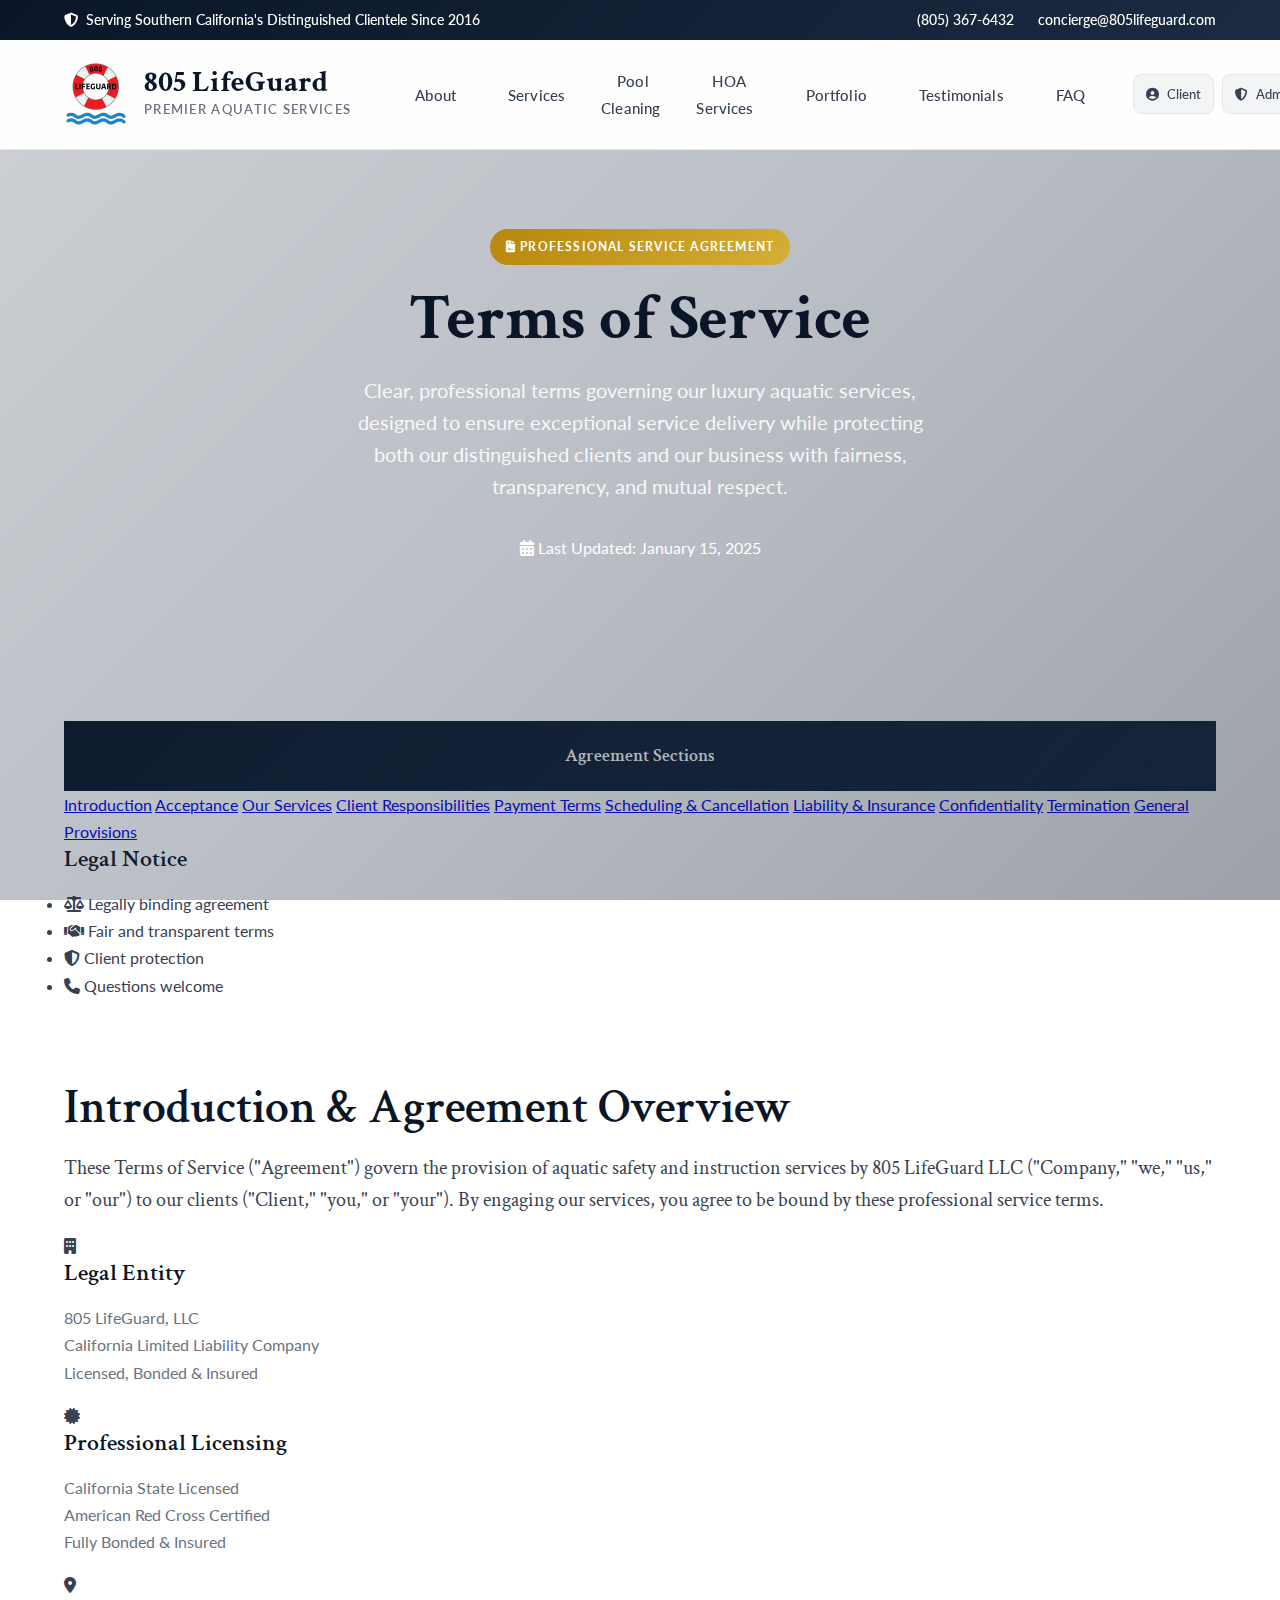
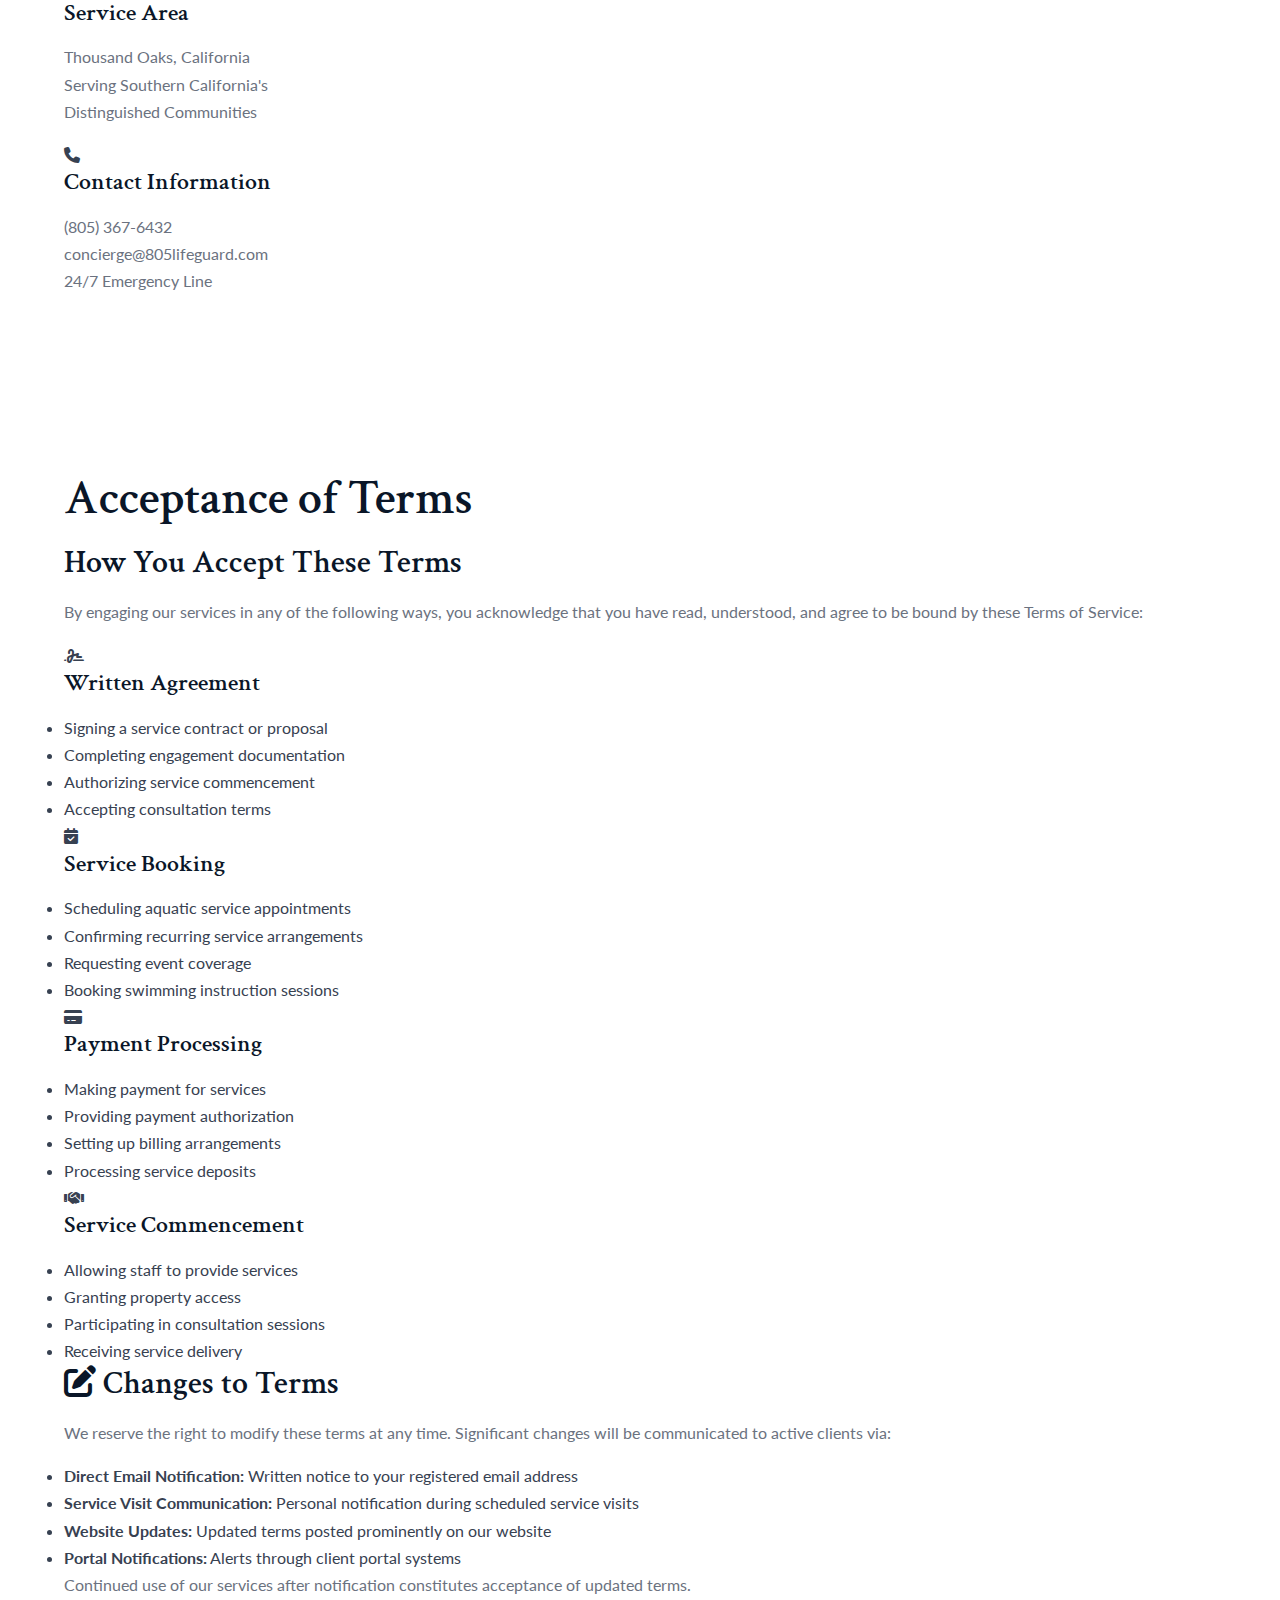
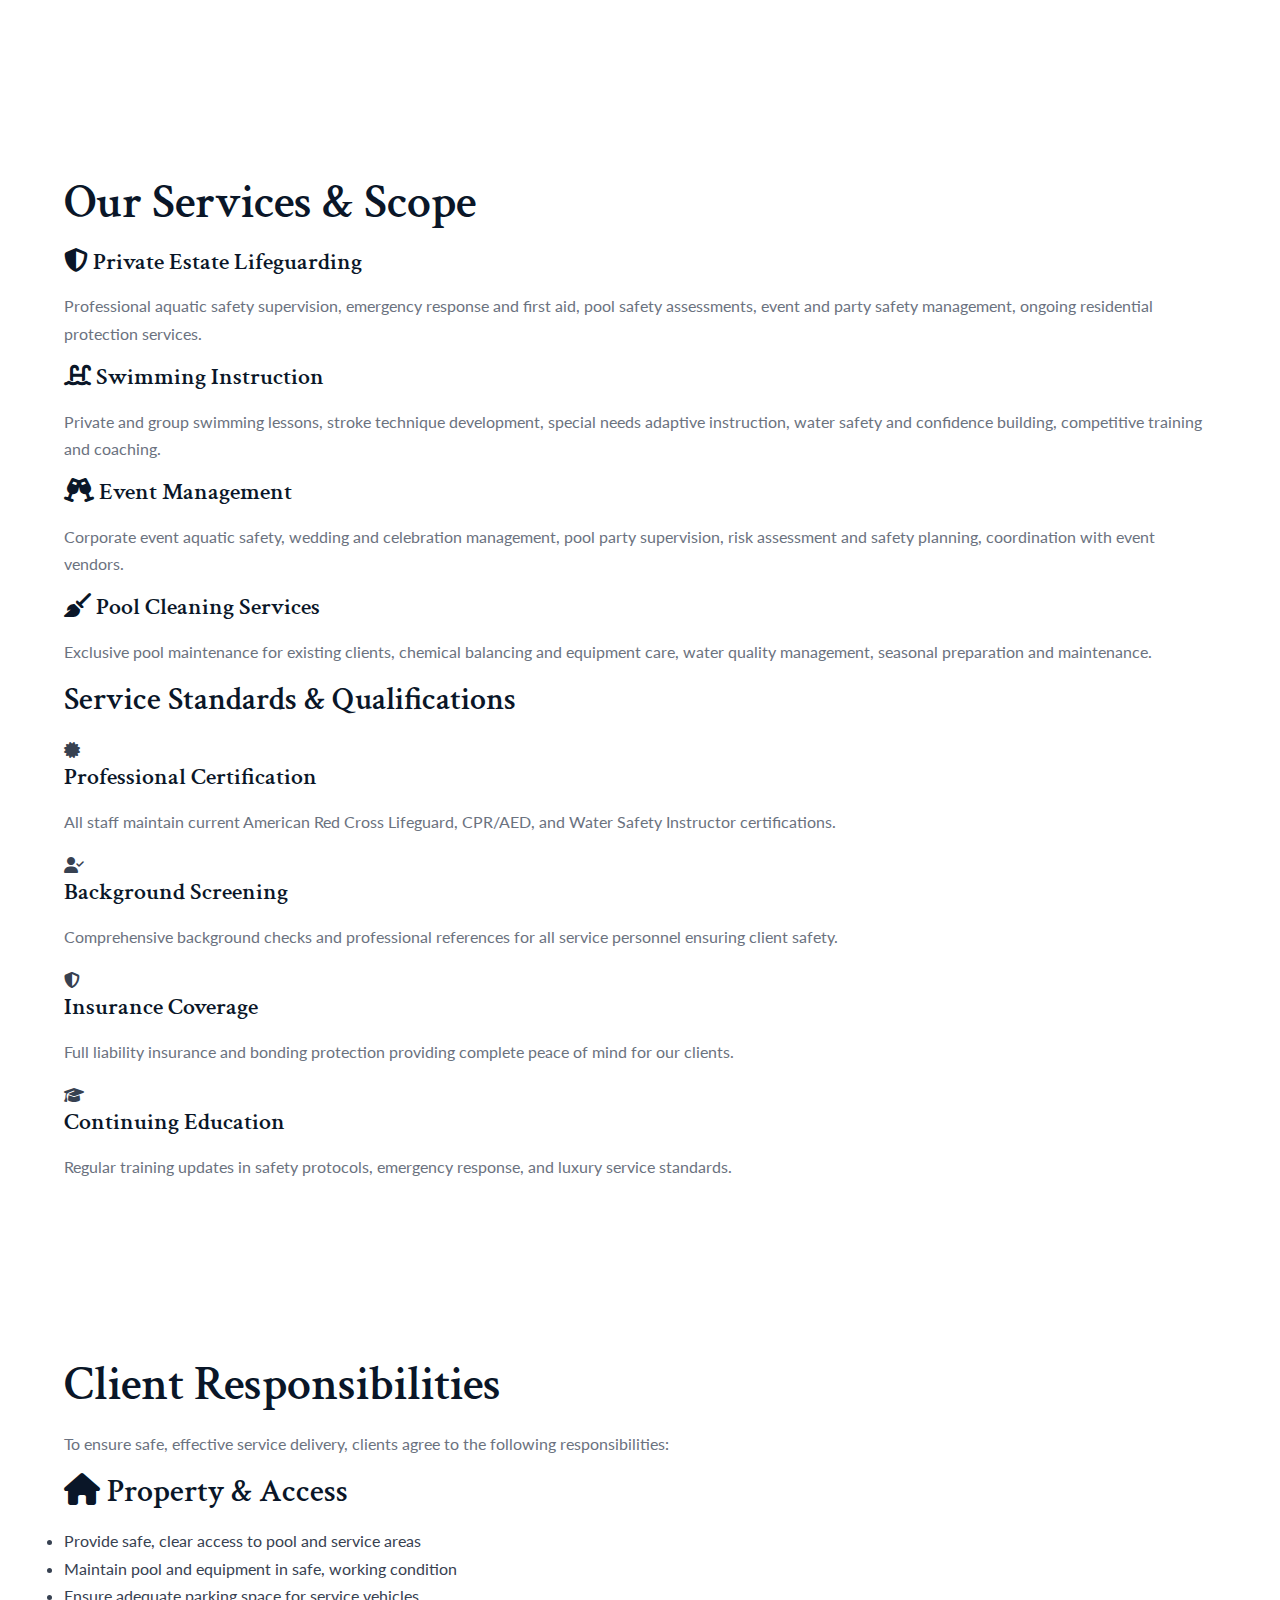
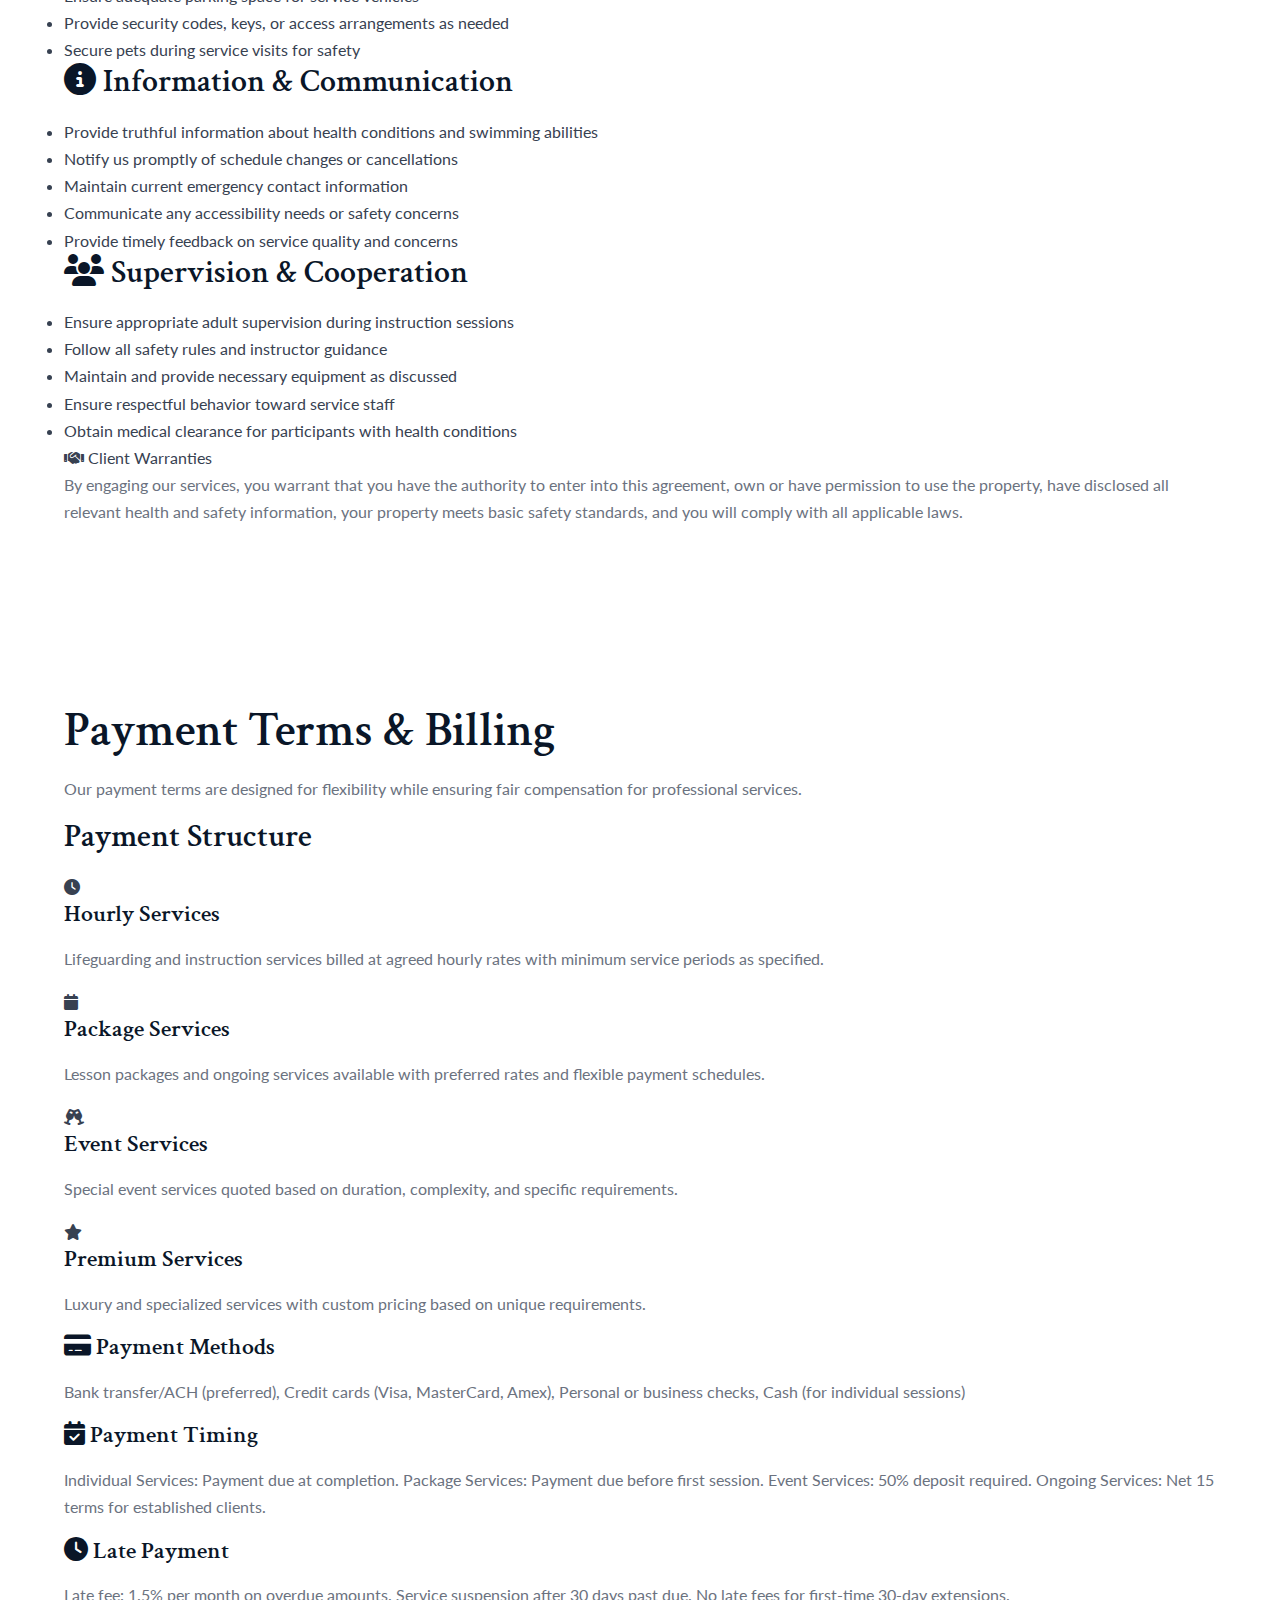
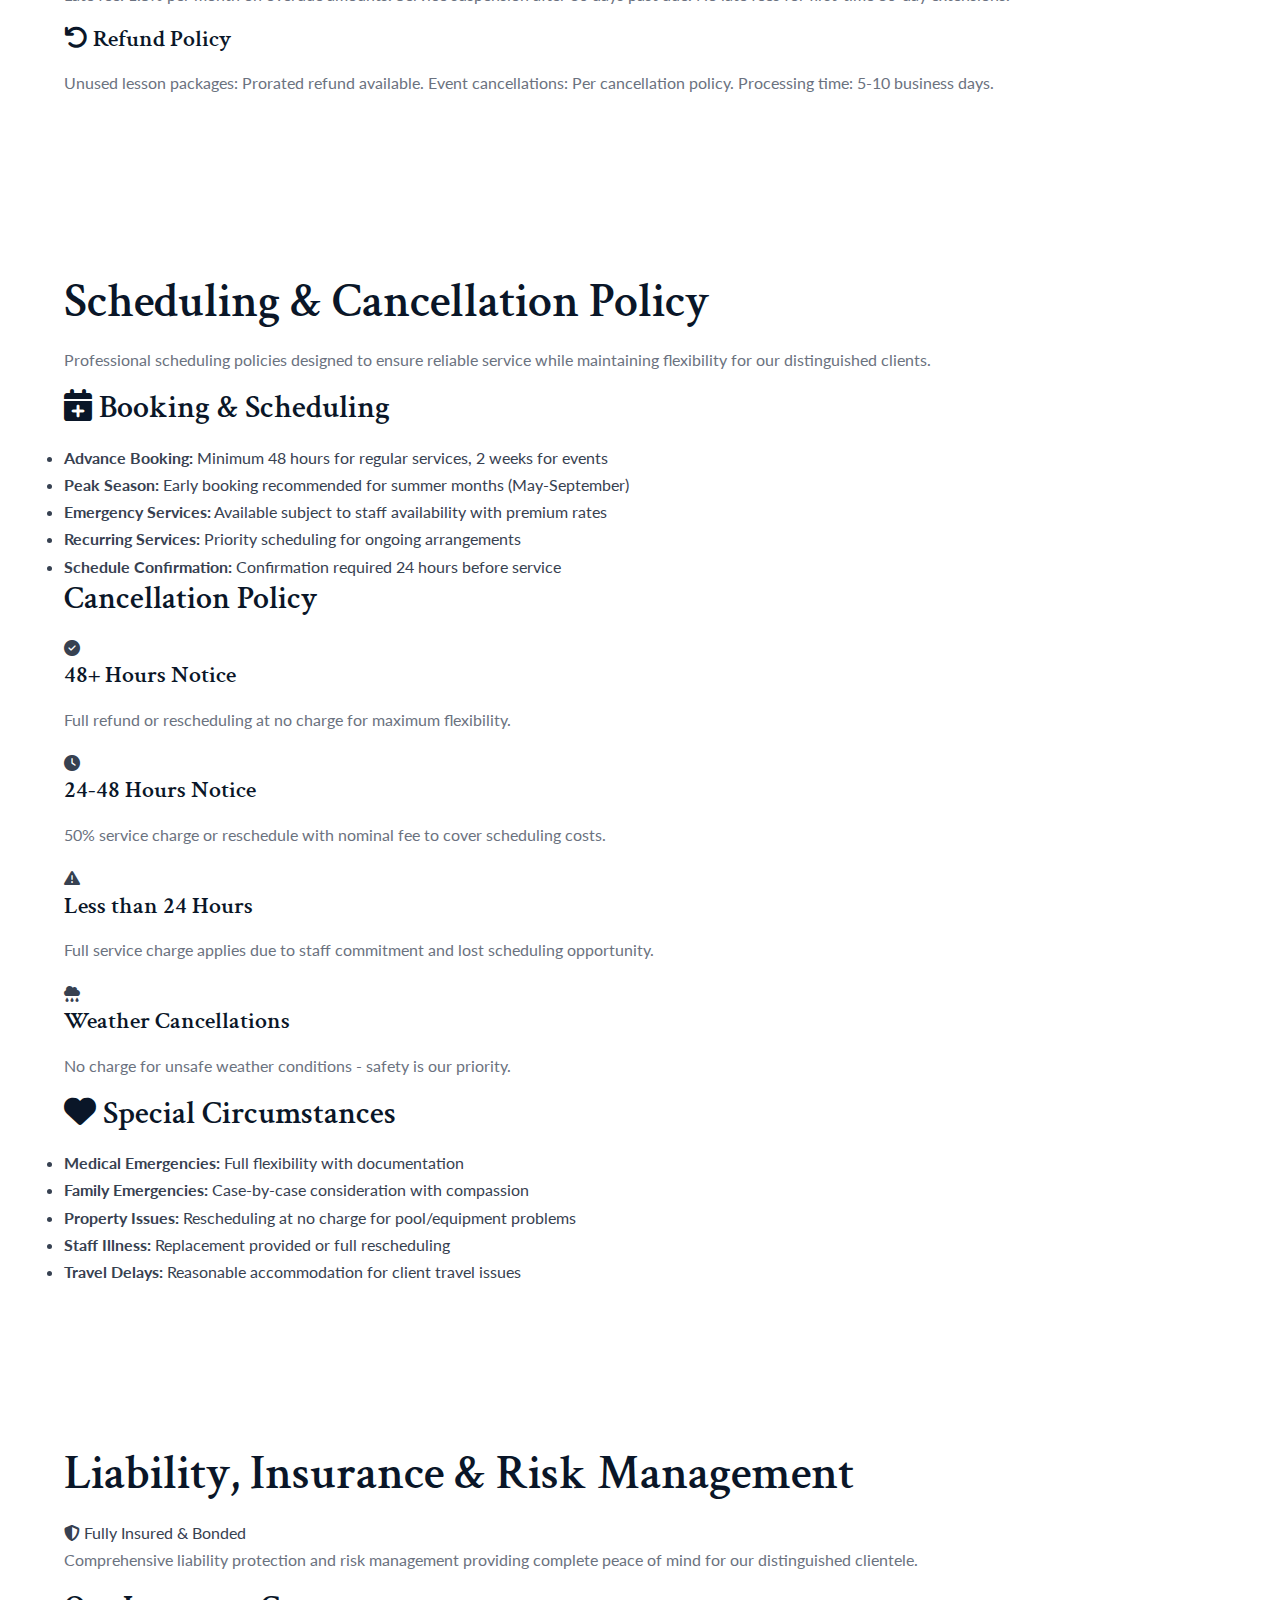
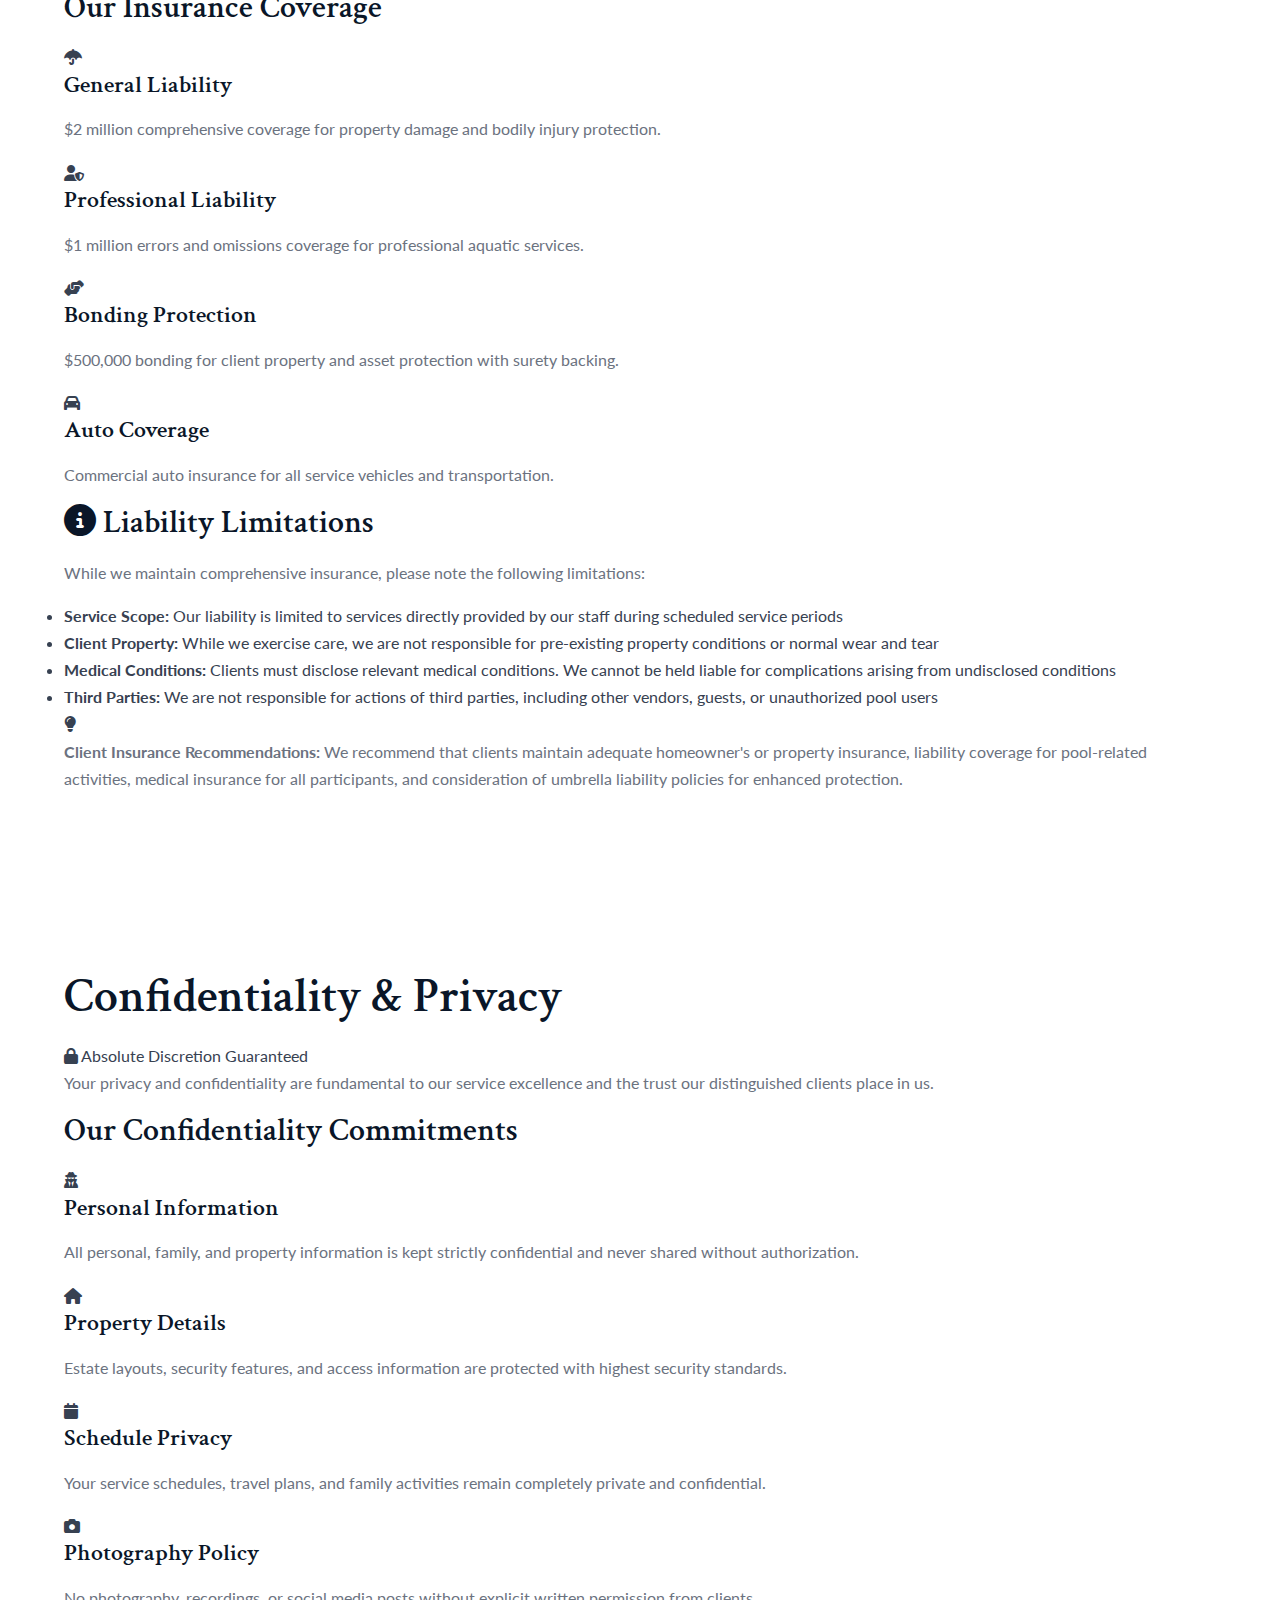
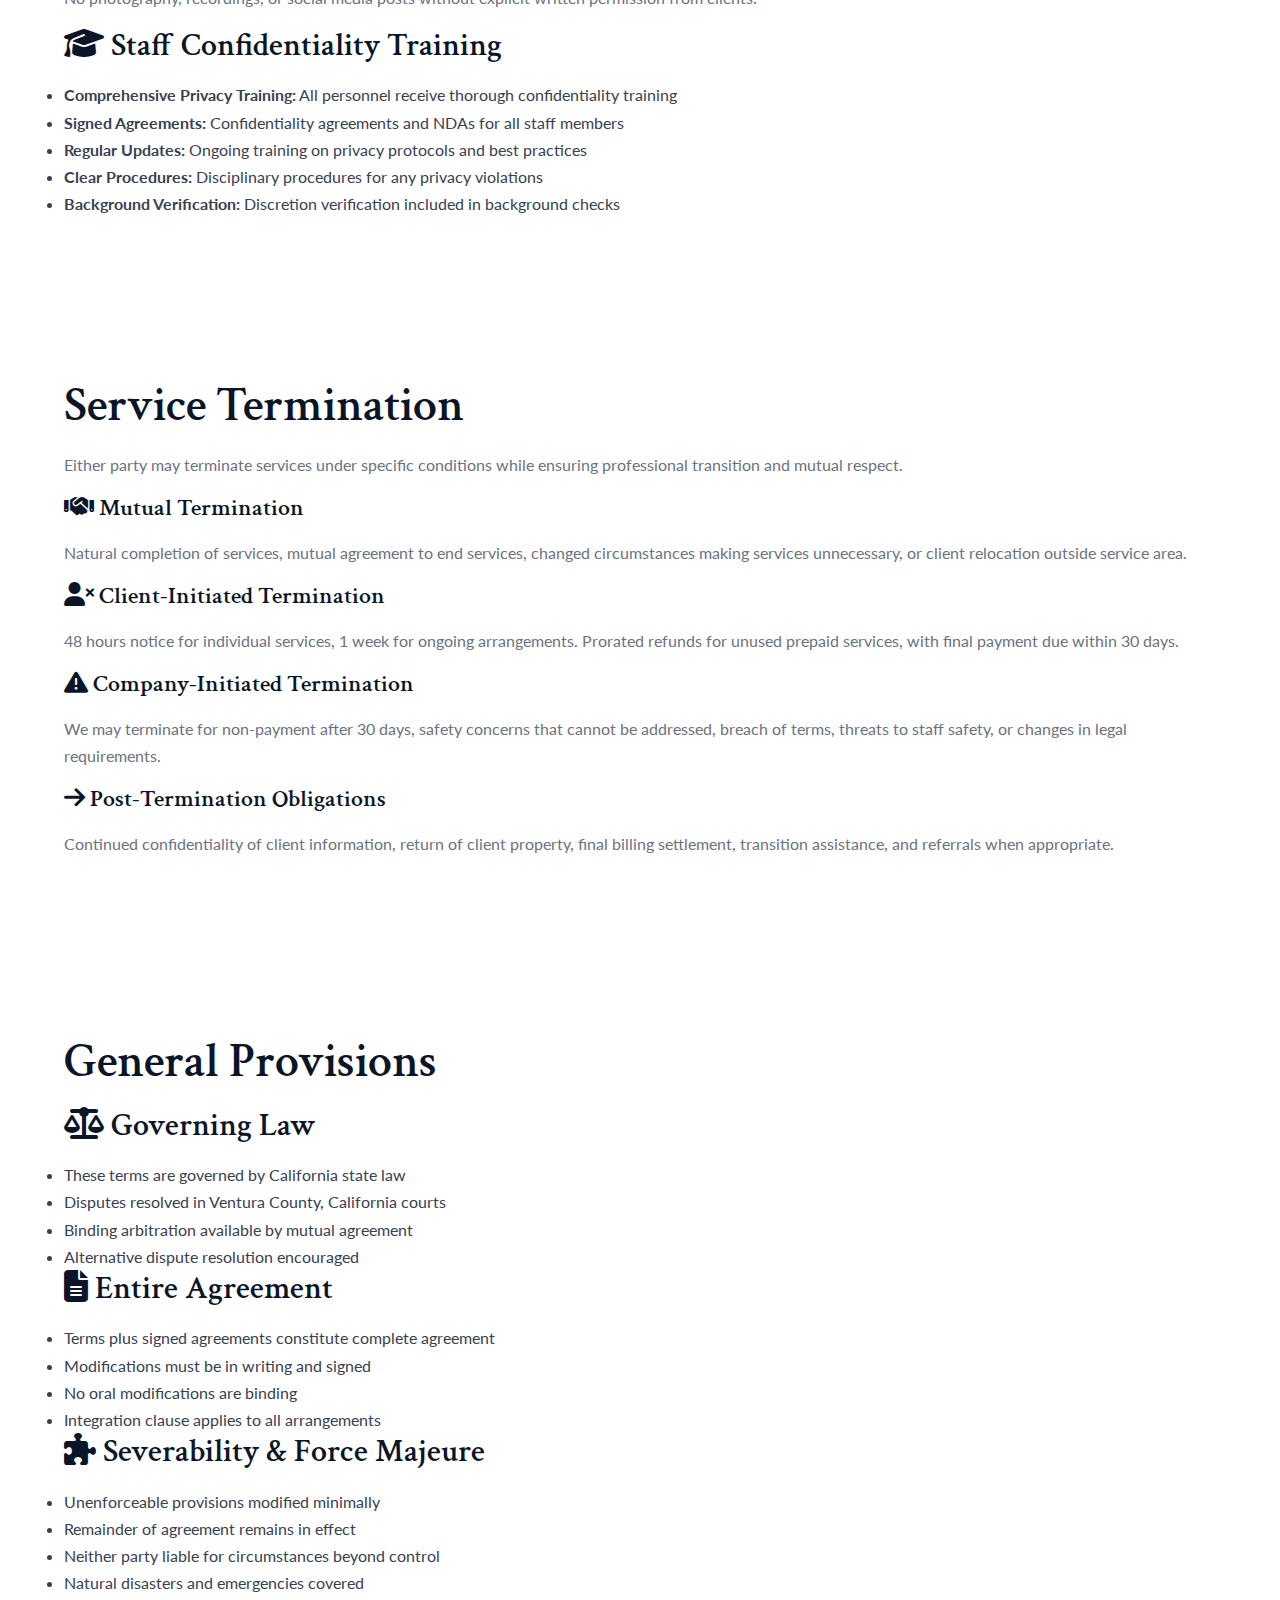
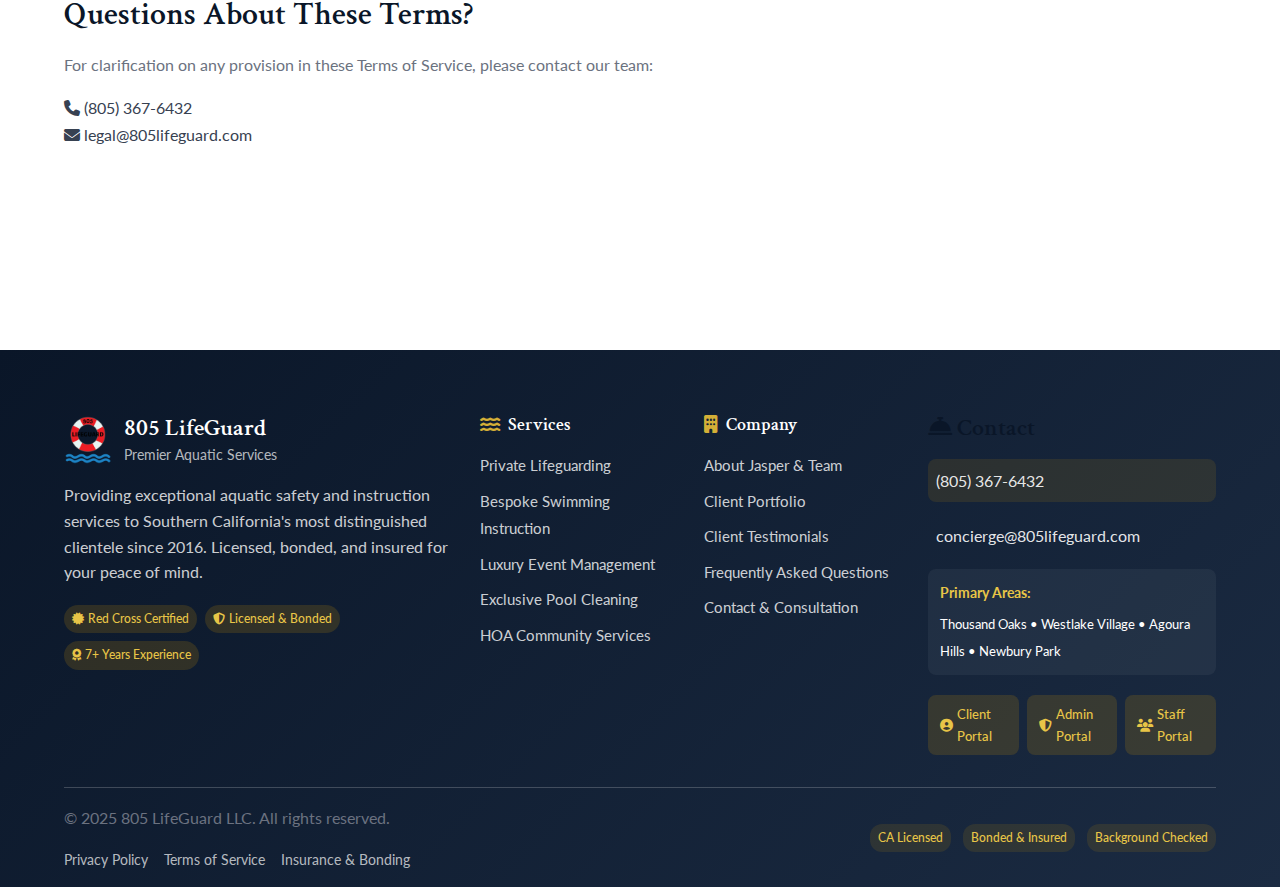
<file: terms.html>
<!DOCTYPE html>
<html lang="en">
<head>
    <meta charset="UTF-8">
    <meta name="viewport" content="width=device-width, initial-scale=1.0">
    
    <!-- SEO Meta Tags -->
    <title>Terms of Service - 805 LifeGuard | Professional Service Agreement & Client Responsibilities</title>
    <meta name="description" content="Professional terms of service governing our luxury aquatic services, client responsibilities, and service agreements for Southern California's distinguished clientele. Clear, fair terms for premium aquatic safety services.">
    <meta name="keywords" content="terms of service, service agreement, client responsibilities, professional aquatic services, 805 LifeGuard terms, luxury service terms, pool safety agreement">
    <meta name="author" content="805 LifeGuard LLC">
    <meta name="robots" content="noindex, nofollow">
    <meta name="language" content="en-US">
    <meta name="geo.region" content="US-CA">
    <meta name="geo.placename" content="Thousand Oaks, California">
    
    <!-- Open Graph Meta Tags -->
    <meta property="og:type" content="website">
    <meta property="og:title" content="Terms of Service - 805 LifeGuard">
    <meta property="og:description" content="Professional service terms for Southern California's premier aquatic safety services. Clear guidelines for exceptional service delivery.">
    <meta property="og:url" content="https://805lifeguard.com/terms.html">
    <meta property="og:site_name" content="805 LifeGuard">
    <meta property="og:locale" content="en_US">
    
    <!-- Twitter Card Meta Tags -->
    <meta name="twitter:card" content="summary">
    <meta name="twitter:title" content="Terms of Service - 805 LifeGuard">
    <meta name="twitter:description" content="Professional service terms for premium aquatic safety services.">
    
    <!-- Canonical URL -->
    <link rel="canonical" href="https://805lifeguard.com/terms.html">
    
    <!-- Sophisticated Country Club Fonts -->
    <link rel="preconnect" href="https://fonts.googleapis.com">
    <link rel="preconnect" href="https://fonts.gstatic.com" crossorigin>
    <link href="https://fonts.googleapis.com/css2?family=Crimson+Text:ital,wght@0,400;0,600;0,700;1,400;1,600&family=Lato:ital,wght@0,300;0,400;0,700;0,900;1,400&family=Playfair+Display:ital,wght@0,400;0,500;0,600;0,700;0,800;1,400&display=swap" rel="stylesheet">
    
    <!-- Font Awesome -->
    <link rel="stylesheet" href="https://cdnjs.cloudflare.com/ajax/libs/font-awesome/6.4.0/css/all.min.css">
    
    <!-- Enhanced Luxury Theme CSS -->
    <link rel="stylesheet" href="css/luxury-theme.css">
    
    <!-- Preload critical images -->
    <link rel="preload" as="image" href="images/logos/805-lifeguard-logo.png">
    
    <!-- Favicon and Apple Touch Icons -->
    <link rel="icon" type="image/x-icon" href="images/logos/805-lifeguard-favicon.ico">
    <link rel="apple-touch-icon" sizes="180x180" href="images/logos/805-lifeguard-apple-touch-icon-180x180.png">
    <link rel="icon" type="image/png" sizes="32x32" href="images/logos/805-lifeguard-favicon-32x32.png">
    <link rel="icon" type="image/png" sizes="16x16" href="images/logos/805-lifeguard-favicon-16x16.png">
    
    <!-- Structured Data (JSON-LD) -->
    <script type="application/ld+json">
    {
      "@context": "https://schema.org",
      "@type": "WebPage",
      "name": "Terms of Service - 805 LifeGuard",
      "description": "Professional terms of service governing luxury aquatic services and client responsibilities for Southern California's distinguished clientele.",
      "url": "https://805lifeguard.com/terms.html",
      "isPartOf": {
        "@type": "WebSite",
        "name": "805 LifeGuard",
        "url": "https://805lifeguard.com"
      }
    }
    </script>
</head>
<body itemscope itemtype="https://schema.org/WebPage">
    <!-- Enhanced Header -->
    <header class="header" id="header" role="banner">
        <!-- Top Bar -->
        <div class="header-top">
            <div class="container">
                <div class="header-top-content">
                    <div class="header-top-left">
                        <i class="fas fa-shield-alt" aria-hidden="true"></i>
                        <span>Serving Southern California's Distinguished Clientele Since 2016</span>
                    </div>
                    <div class="header-top-right">
                        <a href="tel:+18053676432" class="header-contact" aria-label="Call 805 LifeGuard">
                            <i class="fas fa-phone" aria-hidden="true"></i>
                            (805) 367-6432
                        </a>
                        <a href="mailto:concierge@805lifeguard.com" class="header-contact" aria-label="Email 805 LifeGuard">
                            <i class="fas fa-envelope" aria-hidden="true"></i>
                            concierge@805lifeguard.com
                        </a>
                    </div>
                </div>
            </div>
        </div>
        
        <!-- Main Navigation -->
        <nav class="navbar" role="navigation" aria-label="Main navigation">
            <div class="container">
                <div class="navbar-content">
                    <!-- Logo -->
                    <a href="/" class="logo" aria-label="805 LifeGuard Homepage">
                        <img src="images/logos/805-lifeguard-logo.png" alt="805 LifeGuard - Premier Aquatic Services" class="logo-img" width="64" height="64">
                        <div class="logo-text">
                            <div class="logo-name">805 LifeGuard</div>
                            <div class="logo-tagline">Premier Aquatic Services</div>
                        </div>
                    </a>
                    
                    <!-- Desktop Navigation -->
                    <div class="nav-desktop">
                        <ul class="nav-menu" role="menubar">
                            <li role="none"><a href="about.html" class="nav-link" role="menuitem">About</a></li>
                            <li role="none"><a href="services.html" class="nav-link" role="menuitem">Services</a></li>
                            <li role="none"><a href="pool-cleaning.html" class="nav-link" role="menuitem">Pool Cleaning</a></li>
                            <li role="none"><a href="hoa.html" class="nav-link" role="menuitem">HOA Services</a></li>
                            <li role="none"><a href="portfolio.html" class="nav-link" role="menuitem">Portfolio</a></li>
                            <li role="none"><a href="testimonials.html" class="nav-link" role="menuitem">Testimonials</a></li>
                            <li role="none"><a href="faq.html" class="nav-link" role="menuitem">FAQ</a></li>
                        </ul>
                        
                        <div class="nav-actions">
                            <div class="portal-group">
                                <a href="https://client.805companies.com" target="_blank" rel="noopener noreferrer" class="portal-btn client-portal" aria-label="Client Portal - Opens in new window">
                                    <i class="fas fa-user-circle" aria-hidden="true"></i>
                                    Client
                                </a>
                                <a href="https://admin.805companies.com" target="_blank" rel="noopener noreferrer" class="portal-btn admin-portal" aria-label="Admin Portal - Opens in new window">
                                    <i class="fas fa-shield-alt" aria-hidden="true"></i>
                                    Admin
                                </a>
                            </div>
                            <a href="contact.html" class="consultation-btn" aria-label="Schedule Private Consultation">
                                <i class="fas fa-calendar-check" aria-hidden="true"></i>
                                Private Consultation
                            </a>
                        </div>
                    </div>
                    
                    <!-- Mobile Menu Button -->
                    <button class="mobile-toggle" id="mobileToggle" aria-label="Open mobile navigation menu" aria-expanded="false" aria-controls="mobileNav">
                        <span class="bar"></span>
                        <span class="bar"></span>
                        <span class="bar"></span>
                    </button>
                </div>
            </div>
        </nav>
        
        <!-- Mobile Navigation -->
        <div class="nav-mobile" id="mobileNav" role="dialog" aria-label="Mobile navigation menu" aria-hidden="true">
            <div class="mobile-nav-content">
                <div class="mobile-nav-header">
                    <div class="mobile-logo">
                        <img src="images/logos/805-lifeguard-logo.png" alt="805 LifeGuard" width="40" height="40">
                        <span>805 LifeGuard</span>
                    </div>
                    <button class="mobile-nav-close" id="mobileNavClose" aria-label="Close mobile navigation menu">
                        <i class="fas fa-times" aria-hidden="true"></i>
                    </button>
                </div>
                
                <nav class="mobile-nav-menu" role="navigation" aria-label="Mobile menu">
                    <a href="about.html" class="mobile-nav-link">About</a>
                    <a href="services.html" class="mobile-nav-link">Services</a>
                    <a href="pool-cleaning.html" class="mobile-nav-link">Pool Cleaning</a>
                    <a href="hoa.html" class="mobile-nav-link">HOA Services</a>
                    <a href="portfolio.html" class="mobile-nav-link">Portfolio</a>
                    <a href="testimonials.html" class="mobile-nav-link">Testimonials</a>
                    <a href="faq.html" class="mobile-nav-link">FAQ</a>
                </nav>
                
                <div class="mobile-nav-actions">
                    <div class="mobile-portals">
                        <a href="https://client.805companies.com" target="_blank" rel="noopener noreferrer" class="mobile-portal-btn" aria-label="Client Portal - Opens in new window">
                            <i class="fas fa-user-circle" aria-hidden="true"></i>
                            Client Portal
                        </a>
                        <a href="https://admin.805companies.com" target="_blank" rel="noopener noreferrer" class="mobile-portal-btn" aria-label="Admin Portal - Opens in new window">
                            <i class="fas fa-shield-alt" aria-hidden="true"></i>
                            Admin Portal
                        </a>
                    </div>
                    <a href="contact.html" class="mobile-consultation-btn" aria-label="Schedule Private Consultation">
                        <i class="fas fa-calendar-check" aria-hidden="true"></i>
                        Private Consultation
                    </a>
                </div>
                
                <div class="mobile-nav-contact">
                    <a href="tel:+18053676432" class="mobile-contact-btn" aria-label="Call 805 LifeGuard">
                        <i class="fas fa-phone" aria-hidden="true"></i>
                        (805) 367-6432
                    </a>
                </div>
            </div>
        </div>
    </header>

    <!-- Breadcrumbs -->
    <nav class="breadcrumbs" aria-label="Breadcrumb navigation" itemscope itemtype="https://schema.org/BreadcrumbList">
        <div class="container">
            <ol class="breadcrumb-list">
                <li itemprop="itemListElement" itemscope itemtype="https://schema.org/ListItem">
                    <a href="/" itemprop="item">
                        <span itemprop="name">Home</span>
                    </a>
                    <meta itemprop="position" content="1" />
                </li>
                <li itemprop="itemListElement" itemscope itemtype="https://schema.org/ListItem">
                    <span itemprop="name" aria-current="page">Terms of Service</span>
                    <meta itemprop="position" content="2" />
                </li>
            </ol>
        </div>
    </nav>

    <!-- Terms Hero Section -->
    <section class="privacy-hero" role="banner">
        <div class="privacy-hero-background"></div>
        <div class="hero-overlay"></div>
        
        <div class="container">
            <div class="hero-content">
                <div class="section-badge">
                    <i class="fas fa-file-contract" aria-hidden="true"></i>
                    Professional Service Agreement
                </div>
                
                <h1 itemprop="name">Terms of Service</h1>
                
                <p class="hero-subtitle" itemprop="description">
                    Clear, professional terms governing our luxury aquatic services, designed to ensure 
                    exceptional service delivery while protecting both our distinguished clients and our business 
                    with fairness, transparency, and mutual respect.
                </p>
                
                <div class="last-updated">
                    <i class="fas fa-calendar-alt" aria-hidden="true"></i>
                    Last Updated: January 15, 2025
                </div>
            </div>
        </div>
    </section>

    <!-- Terms Content -->
    <section class="privacy-content">
        <div class="container">
            <div class="content-layout">
                <!-- Navigation Sidebar -->
                <div class="privacy-sidebar">
                    <div class="sidebar-header">
                        <h3>Agreement Sections</h3>
                    </div>
                    <nav class="policy-nav" role="navigation" aria-label="Terms of service navigation">
                        <a href="#introduction" class="nav-item active">Introduction</a>
                        <a href="#acceptance" class="nav-item">Acceptance</a>
                        <a href="#services" class="nav-item">Our Services</a>
                        <a href="#client-responsibilities" class="nav-item">Client Responsibilities</a>
                        <a href="#payment-terms" class="nav-item">Payment Terms</a>
                        <a href="#scheduling" class="nav-item">Scheduling & Cancellation</a>
                        <a href="#liability" class="nav-item">Liability & Insurance</a>
                        <a href="#confidentiality" class="nav-item">Confidentiality</a>
                        <a href="#termination" class="nav-item">Termination</a>
                        <a href="#general" class="nav-item">General Provisions</a>
                    </nav>
                    
                    <div class="privacy-highlights">
                        <h4>Legal Notice</h4>
                        <ul>
                            <li><i class="fas fa-balance-scale" aria-hidden="true"></i> Legally binding agreement</li>
                            <li><i class="fas fa-handshake" aria-hidden="true"></i> Fair and transparent terms</li>
                            <li><i class="fas fa-shield-alt" aria-hidden="true"></i> Client protection</li>
                            <li><i class="fas fa-phone" aria-hidden="true"></i> Questions welcome</li>
                        </ul>
                    </div>
                </div>

                <!-- Main Content -->
                <div class="privacy-main">
                    <!-- Introduction Section -->
                    <section id="introduction" class="policy-section">
                        <h2>Introduction & Agreement Overview</h2>
                        
                        <div class="commitment-statement">
                            <p class="lead-text">
                                These Terms of Service ("Agreement") govern the provision of aquatic safety and instruction 
                                services by 805 LifeGuard LLC ("Company," "we," "us," or "our") to our clients ("Client," "you," or "your"). 
                                By engaging our services, you agree to be bound by these professional service terms.
                            </p>
                        </div>
                        
                        <div class="principles-grid">
                            <div class="principle-item">
                                <div class="principle-icon">
                                    <i class="fas fa-building" aria-hidden="true"></i>
                                </div>
                                <h4>Legal Entity</h4>
                                <p>805 LifeGuard, LLC<br>California Limited Liability Company<br>Licensed, Bonded & Insured</p>
                            </div>
                            
                            <div class="principle-item">
                                <div class="principle-icon">
                                    <i class="fas fa-certificate" aria-hidden="true"></i>
                                </div>
                                <h4>Professional Licensing</h4>
                                <p>California State Licensed<br>American Red Cross Certified<br>Fully Bonded & Insured</p>
                            </div>
                            
                            <div class="principle-item">
                                <div class="principle-icon">
                                    <i class="fas fa-map-marker-alt" aria-hidden="true"></i>
                                </div>
                                <h4>Service Area</h4>
                                <p>Thousand Oaks, California<br>Serving Southern California's<br>Distinguished Communities</p>
                            </div>
                            
                            <div class="principle-item">
                                <div class="principle-icon">
                                    <i class="fas fa-phone" aria-hidden="true"></i>
                                </div>
                                <h4>Contact Information</h4>
                                <p>(805) 367-6432<br>concierge@805lifeguard.com<br>24/7 Emergency Line</p>
                            </div>
                        </div>
                    </section>

                    <!-- Acceptance Section -->
                    <section id="acceptance" class="policy-section">
                        <h2>Acceptance of Terms</h2>
                        
                        <h3>How You Accept These Terms</h3>
                        <p>By engaging our services in any of the following ways, you acknowledge that you have read, understood, and agree to be bound by these Terms of Service:</p>
                        
                        <div class="usage-grid">
                            <div class="usage-item">
                                <div class="usage-icon">
                                    <i class="fas fa-signature" aria-hidden="true"></i>
                                </div>
                                <h4>Written Agreement</h4>
                                <ul>
                                    <li>Signing a service contract or proposal</li>
                                    <li>Completing engagement documentation</li>
                                    <li>Authorizing service commencement</li>
                                    <li>Accepting consultation terms</li>
                                </ul>
                            </div>
                            
                            <div class="usage-item">
                                <div class="usage-icon">
                                    <i class="fas fa-calendar-check" aria-hidden="true"></i>
                                </div>
                                <h4>Service Booking</h4>
                                <ul>
                                    <li>Scheduling aquatic service appointments</li>
                                    <li>Confirming recurring service arrangements</li>
                                    <li>Requesting event coverage</li>
                                    <li>Booking swimming instruction sessions</li>
                                </ul>
                            </div>
                            
                            <div class="usage-item">
                                <div class="usage-icon">
                                    <i class="fas fa-credit-card" aria-hidden="true"></i>
                                </div>
                                <h4>Payment Processing</h4>
                                <ul>
                                    <li>Making payment for services</li>
                                    <li>Providing payment authorization</li>
                                    <li>Setting up billing arrangements</li>
                                    <li>Processing service deposits</li>
                                </ul>
                            </div>
                            
                            <div class="usage-item">
                                <div class="usage-icon">
                                    <i class="fas fa-handshake" aria-hidden="true"></i>
                                </div>
                                <h4>Service Commencement</h4>
                                <ul>
                                    <li>Allowing staff to provide services</li>
                                    <li>Granting property access</li>
                                    <li>Participating in consultation sessions</li>
                                    <li>Receiving service delivery</li>
                                </ul>
                            </div>
                        </div>
                        
                        <div class="info-category">
                            <h3><i class="fas fa-edit" aria-hidden="true"></i> Changes to Terms</h3>
                            <p>We reserve the right to modify these terms at any time. Significant changes will be communicated to active clients via:</p>
                            <ul>
                                <li><strong>Direct Email Notification:</strong> Written notice to your registered email address</li>
                                <li><strong>Service Visit Communication:</strong> Personal notification during scheduled service visits</li>
                                <li><strong>Website Updates:</strong> Updated terms posted prominently on our website</li>
                                <li><strong>Portal Notifications:</strong> Alerts through client portal systems</li>
                            </ul>
                            <p>Continued use of our services after notification constitutes acceptance of updated terms.</p>
                        </div>
                    </section>

                    <!-- Services Section -->
                    <section id="services" class="policy-section">
                        <h2>Our Services & Scope</h2>
                        
                        <div class="sharing-scenarios">
                            <div class="scenario-item">
                                <h4><i class="fas fa-shield-alt" aria-hidden="true"></i> Private Estate Lifeguarding</h4>
                                <p>Professional aquatic safety supervision, emergency response and first aid, pool safety assessments, event and party safety management, ongoing residential protection services.</p>
                            </div>
                            
                            <div class="scenario-item">
                                <h4><i class="fas fa-swimming-pool" aria-hidden="true"></i> Swimming Instruction</h4>
                                <p>Private and group swimming lessons, stroke technique development, special needs adaptive instruction, water safety and confidence building, competitive training and coaching.</p>
                            </div>
                            
                            <div class="scenario-item">
                                <h4><i class="fas fa-champagne-glasses" aria-hidden="true"></i> Event Management</h4>
                                <p>Corporate event aquatic safety, wedding and celebration management, pool party supervision, risk assessment and safety planning, coordination with event vendors.</p>
                            </div>
                            
                            <div class="scenario-item">
                                <h4><i class="fas fa-broom" aria-hidden="true"></i> Pool Cleaning Services</h4>
                                <p>Exclusive pool maintenance for existing clients, chemical balancing and equipment care, water quality management, seasonal preparation and maintenance.</p>
                            </div>
                        </div>
                        
                        <h3>Service Standards & Qualifications</h3>
                        <div class="rights-grid">
                            <div class="right-item">
                                <div class="right-icon">
                                    <i class="fas fa-certificate" aria-hidden="true"></i>
                                </div>
                                <h4>Professional Certification</h4>
                                <p>All staff maintain current American Red Cross Lifeguard, CPR/AED, and Water Safety Instructor certifications.</p>
                            </div>
                            
                            <div class="right-item">
                                <div class="right-icon">
                                    <i class="fas fa-user-check" aria-hidden="true"></i>
                                </div>
                                <h4>Background Screening</h4>
                                <p>Comprehensive background checks and professional references for all service personnel ensuring client safety.</p>
                            </div>
                            
                            <div class="right-item">
                                <div class="right-icon">
                                    <i class="fas fa-shield-alt" aria-hidden="true"></i>
                                </div>
                                <h4>Insurance Coverage</h4>
                                <p>Full liability insurance and bonding protection providing complete peace of mind for our clients.</p>
                            </div>
                            
                            <div class="right-item">
                                <div class="right-icon">
                                    <i class="fas fa-graduation-cap" aria-hidden="true"></i>
                                </div>
                                <h4>Continuing Education</h4>
                                <p>Regular training updates in safety protocols, emergency response, and luxury service standards.</p>
                            </div>
                        </div>
                    </section>

                    <!-- Client Responsibilities Section -->
                    <section id="client-responsibilities" class="policy-section">
                        <h2>Client Responsibilities</h2>
                        <p>To ensure safe, effective service delivery, clients agree to the following responsibilities:</p>
                        
                        <div class="security-measures">
                            <div class="security-category">
                                <h3><i class="fas fa-home" aria-hidden="true"></i> Property & Access</h3>
                                <ul>
                                    <li>Provide safe, clear access to pool and service areas</li>
                                    <li>Maintain pool and equipment in safe, working condition</li>
                                    <li>Ensure adequate parking space for service vehicles</li>
                                    <li>Provide security codes, keys, or access arrangements as needed</li>
                                    <li>Secure pets during service visits for safety</li>
                                </ul>
                            </div>
                            
                            <div class="security-category">
                                <h3><i class="fas fa-info-circle" aria-hidden="true"></i> Information & Communication</h3>
                                <ul>
                                    <li>Provide truthful information about health conditions and swimming abilities</li>
                                    <li>Notify us promptly of schedule changes or cancellations</li>
                                    <li>Maintain current emergency contact information</li>
                                    <li>Communicate any accessibility needs or safety concerns</li>
                                    <li>Provide timely feedback on service quality and concerns</li>
                                </ul>
                            </div>
                            
                            <div class="security-category">
                                <h3><i class="fas fa-users" aria-hidden="true"></i> Supervision & Cooperation</h3>
                                <ul>
                                    <li>Ensure appropriate adult supervision during instruction sessions</li>
                                    <li>Follow all safety rules and instructor guidance</li>
                                    <li>Maintain and provide necessary equipment as discussed</li>
                                    <li>Ensure respectful behavior toward service staff</li>
                                    <li>Obtain medical clearance for participants with health conditions</li>
                                </ul>
                            </div>
                        </div>
                        
                        <div class="sharing-commitment">
                            <div class="commitment-badge">
                                <i class="fas fa-handshake" aria-hidden="true"></i>
                                <span>Client Warranties</span>
                            </div>
                            <p>By engaging our services, you warrant that you have the authority to enter into this agreement, own or have permission to use the property, have disclosed all relevant health and safety information, your property meets basic safety standards, and you will comply with all applicable laws.</p>
                        </div>
                    </section>

                    <!-- Payment Terms Section -->
                    <section id="payment-terms" class="policy-section">
                        <h2>Payment Terms & Billing</h2>
                        <p>Our payment terms are designed for flexibility while ensuring fair compensation for professional services.</p>
                        
                        <h3>Payment Structure</h3>
                        <div class="rights-grid">
                            <div class="right-item">
                                <div class="right-icon">
                                    <i class="fas fa-clock" aria-hidden="true"></i>
                                </div>
                                <h4>Hourly Services</h4>
                                <p>Lifeguarding and instruction services billed at agreed hourly rates with minimum service periods as specified.</p>
                            </div>
                            
                            <div class="right-item">
                                <div class="right-icon">
                                    <i class="fas fa-calendar" aria-hidden="true"></i>
                                </div>
                                <h4>Package Services</h4>
                                <p>Lesson packages and ongoing services available with preferred rates and flexible payment schedules.</p>
                            </div>
                            
                            <div class="right-item">
                                <div class="right-icon">
                                    <i class="fas fa-champagne-glasses" aria-hidden="true"></i>
                                </div>
                                <h4>Event Services</h4>
                                <p>Special event services quoted based on duration, complexity, and specific requirements.</p>
                            </div>
                            
                            <div class="right-item">
                                <div class="right-icon">
                                    <i class="fas fa-star" aria-hidden="true"></i>
                                </div>
                                <h4>Premium Services</h4>
                                <p>Luxury and specialized services with custom pricing based on unique requirements.</p>
                            </div>
                        </div>
                        
                        <div class="retention-schedule">
                            <div class="retention-item">
                                <h4><i class="fas fa-credit-card" aria-hidden="true"></i> Payment Methods</h4>
                                <p>Bank transfer/ACH (preferred), Credit cards (Visa, MasterCard, Amex), Personal or business checks, Cash (for individual sessions)</p>
                            </div>
                            
                            <div class="retention-item">
                                <h4><i class="fas fa-calendar-check" aria-hidden="true"></i> Payment Timing</h4>
                                <p>Individual Services: Payment due at completion. Package Services: Payment due before first session. Event Services: 50% deposit required. Ongoing Services: Net 15 terms for established clients.</p>
                            </div>
                            
                            <div class="retention-item">
                                <h4><i class="fas fa-clock" aria-hidden="true"></i> Late Payment</h4>
                                <p>Late fee: 1.5% per month on overdue amounts. Service suspension after 30 days past due. No late fees for first-time 30-day extensions.</p>
                            </div>
                            
                            <div class="retention-item">
                                <h4><i class="fas fa-undo" aria-hidden="true"></i> Refund Policy</h4>
                                <p>Unused lesson packages: Prorated refund available. Event cancellations: Per cancellation policy. Processing time: 5-10 business days.</p>
                            </div>
                        </div>
                    </section>

                    <!-- Scheduling Section -->
                    <section id="scheduling" class="policy-section">
                        <h2>Scheduling & Cancellation Policy</h2>
                        <p>Professional scheduling policies designed to ensure reliable service while maintaining flexibility for our distinguished clients.</p>
                        
                        <div class="info-category">
                            <h3><i class="fas fa-calendar-plus" aria-hidden="true"></i> Booking & Scheduling</h3>
                            <ul>
                                <li><strong>Advance Booking:</strong> Minimum 48 hours for regular services, 2 weeks for events</li>
                                <li><strong>Peak Season:</strong> Early booking recommended for summer months (May-September)</li>
                                <li><strong>Emergency Services:</strong> Available subject to staff availability with premium rates</li>
                                <li><strong>Recurring Services:</strong> Priority scheduling for ongoing arrangements</li>
                                <li><strong>Schedule Confirmation:</strong> Confirmation required 24 hours before service</li>
                            </ul>
                        </div>
                        
                        <h3>Cancellation Policy</h3>
                        <div class="rights-grid">
                            <div class="right-item">
                                <div class="right-icon">
                                    <i class="fas fa-check-circle" aria-hidden="true"></i>
                                </div>
                                <h4>48+ Hours Notice</h4>
                                <p>Full refund or rescheduling at no charge for maximum flexibility.</p>
                            </div>
                            
                            <div class="right-item">
                                <div class="right-icon">
                                    <i class="fas fa-clock" aria-hidden="true"></i>
                                </div>
                                <h4>24-48 Hours Notice</h4>
                                <p>50% service charge or reschedule with nominal fee to cover scheduling costs.</p>
                            </div>
                            
                            <div class="right-item">
                                <div class="right-icon">
                                    <i class="fas fa-exclamation-triangle" aria-hidden="true"></i>
                                </div>
                                <h4>Less than 24 Hours</h4>
                                <p>Full service charge applies due to staff commitment and lost scheduling opportunity.</p>
                            </div>
                            
                            <div class="right-item">
                                <div class="right-icon">
                                    <i class="fas fa-cloud-rain" aria-hidden="true"></i>
                                </div>
                                <h4>Weather Cancellations</h4>
                                <p>No charge for unsafe weather conditions - safety is our priority.</p>
                            </div>
                        </div>
                        
                        <div class="info-category">
                            <h3><i class="fas fa-heart" aria-hidden="true"></i> Special Circumstances</h3>
                            <ul>
                                <li><strong>Medical Emergencies:</strong> Full flexibility with documentation</li>
                                <li><strong>Family Emergencies:</strong> Case-by-case consideration with compassion</li>
                                <li><strong>Property Issues:</strong> Rescheduling at no charge for pool/equipment problems</li>
                                <li><strong>Staff Illness:</strong> Replacement provided or full rescheduling</li>
                                <li><strong>Travel Delays:</strong> Reasonable accommodation for client travel issues</li>
                            </ul>
                        </div>
                    </section>

                    <!-- Liability Section -->
                    <section id="liability" class="policy-section">
                        <h2>Liability, Insurance & Risk Management</h2>
                        
                        <div class="sharing-commitment">
                            <div class="commitment-badge">
                                <i class="fas fa-shield-alt" aria-hidden="true"></i>
                                <span>Fully Insured & Bonded</span>
                            </div>
                            <p>Comprehensive liability protection and risk management providing complete peace of mind for our distinguished clientele.</p>
                        </div>
                        
                        <h3>Our Insurance Coverage</h3>
                        <div class="rights-grid">
                            <div class="right-item">
                                <div class="right-icon">
                                    <i class="fas fa-umbrella" aria-hidden="true"></i>
                                </div>
                                <h4>General Liability</h4>
                                <p>$2 million comprehensive coverage for property damage and bodily injury protection.</p>
                            </div>
                            
                            <div class="right-item">
                                <div class="right-icon">
                                    <i class="fas fa-user-shield" aria-hidden="true"></i>
                                </div>
                                <h4>Professional Liability</h4>
                                <p>$1 million errors and omissions coverage for professional aquatic services.</p>
                            </div>
                            
                            <div class="right-item">
                                <div class="right-icon">
                                    <i class="fas fa-hands-helping" aria-hidden="true"></i>
                                </div>
                                <h4>Bonding Protection</h4>
                                <p>$500,000 bonding for client property and asset protection with surety backing.</p>
                            </div>
                            
                            <div class="right-item">
                                <div class="right-icon">
                                    <i class="fas fa-car" aria-hidden="true"></i>
                                </div>
                                <h4>Auto Coverage</h4>
                                <p>Commercial auto insurance for all service vehicles and transportation.</p>
                            </div>
                        </div>
                        
                        <div class="info-category">
                            <h3><i class="fas fa-info-circle" aria-hidden="true"></i> Liability Limitations</h3>
                            <p>While we maintain comprehensive insurance, please note the following limitations:</p>
                            <ul>
                                <li><strong>Service Scope:</strong> Our liability is limited to services directly provided by our staff during scheduled service periods</li>
                                <li><strong>Client Property:</strong> While we exercise care, we are not responsible for pre-existing property conditions or normal wear and tear</li>
                                <li><strong>Medical Conditions:</strong> Clients must disclose relevant medical conditions. We cannot be held liable for complications arising from undisclosed conditions</li>
                                <li><strong>Third Parties:</strong> We are not responsible for actions of third parties, including other vendors, guests, or unauthorized pool users</li>
                            </ul>
                        </div>
                        
                        <div class="retention-note">
                            <i class="fas fa-lightbulb" aria-hidden="true"></i>
                            <p><strong>Client Insurance Recommendations:</strong> We recommend that clients maintain adequate homeowner's or property insurance, liability coverage for pool-related activities, medical insurance for all participants, and consideration of umbrella liability policies for enhanced protection.</p>
                        </div>
                    </section>

                    <!-- Confidentiality Section -->
                    <section id="confidentiality" class="policy-section">
                        <h2>Confidentiality & Privacy</h2>
                        
                        <div class="sharing-commitment">
                            <div class="commitment-badge">
                                <i class="fas fa-lock" aria-hidden="true"></i>
                                <span>Absolute Discretion Guaranteed</span>
                            </div>
                            <p>Your privacy and confidentiality are fundamental to our service excellence and the trust our distinguished clients place in us.</p>
                        </div>
                        
                        <h3>Our Confidentiality Commitments</h3>
                        <div class="rights-grid">
                            <div class="right-item">
                                <div class="right-icon">
                                    <i class="fas fa-user-secret" aria-hidden="true"></i>
                                </div>
                                <h4>Personal Information</h4>
                                <p>All personal, family, and property information is kept strictly confidential and never shared without authorization.</p>
                            </div>
                            
                            <div class="right-item">
                                <div class="right-icon">
                                    <i class="fas fa-home" aria-hidden="true"></i>
                                </div>
                                <h4>Property Details</h4>
                                <p>Estate layouts, security features, and access information are protected with highest security standards.</p>
                            </div>
                            
                            <div class="right-item">
                                <div class="right-icon">
                                    <i class="fas fa-calendar" aria-hidden="true"></i>
                                </div>
                                <h4>Schedule Privacy</h4>
                                <p>Your service schedules, travel plans, and family activities remain completely private and confidential.</p>
                            </div>
                            
                            <div class="right-item">
                                <div class="right-icon">
                                    <i class="fas fa-camera" aria-hidden="true"></i>
                                </div>
                                <h4>Photography Policy</h4>
                                <p>No photography, recordings, or social media posts without explicit written permission from clients.</p>
                            </div>
                        </div>
                        
                        <div class="info-category">
                            <h3><i class="fas fa-graduation-cap" aria-hidden="true"></i> Staff Confidentiality Training</h3>
                            <ul>
                                <li><strong>Comprehensive Privacy Training:</strong> All personnel receive thorough confidentiality training</li>
                                <li><strong>Signed Agreements:</strong> Confidentiality agreements and NDAs for all staff members</li>
                                <li><strong>Regular Updates:</strong> Ongoing training on privacy protocols and best practices</li>
                                <li><strong>Clear Procedures:</strong> Disciplinary procedures for any privacy violations</li>
                                <li><strong>Background Verification:</strong> Discretion verification included in background checks</li>
                            </ul>
                        </div>
                    </section>

                    <!-- Termination Section -->
                    <section id="termination" class="policy-section">
                        <h2>Service Termination</h2>
                        <p>Either party may terminate services under specific conditions while ensuring professional transition and mutual respect.</p>
                        
                        <div class="sharing-scenarios">
                            <div class="scenario-item">
                                <h4><i class="fas fa-handshake" aria-hidden="true"></i> Mutual Termination</h4>
                                <p>Natural completion of services, mutual agreement to end services, changed circumstances making services unnecessary, or client relocation outside service area.</p>
                            </div>
                            
                            <div class="scenario-item">
                                <h4><i class="fas fa-user-times" aria-hidden="true"></i> Client-Initiated Termination</h4>
                                <p>48 hours notice for individual services, 1 week for ongoing arrangements. Prorated refunds for unused prepaid services, with final payment due within 30 days.</p>
                            </div>
                            
                            <div class="scenario-item">
                                <h4><i class="fas fa-exclamation-triangle" aria-hidden="true"></i> Company-Initiated Termination</h4>
                                <p>We may terminate for non-payment after 30 days, safety concerns that cannot be addressed, breach of terms, threats to staff safety, or changes in legal requirements.</p>
                            </div>
                            
                            <div class="scenario-item">
                                <h4><i class="fas fa-arrow-right" aria-hidden="true"></i> Post-Termination Obligations</h4>
                                <p>Continued confidentiality of client information, return of client property, final billing settlement, transition assistance, and referrals when appropriate.</p>
                            </div>
                        </div>
                    </section>

                    <!-- General Provisions Section -->
                    <section id="general" class="policy-section">
                        <h2>General Provisions</h2>
                        
                        <div class="security-measures">
                            <div class="security-category">
                                <h3><i class="fas fa-balance-scale" aria-hidden="true"></i> Governing Law</h3>
                                <ul>
                                    <li>These terms are governed by California state law</li>
                                    <li>Disputes resolved in Ventura County, California courts</li>
                                    <li>Binding arbitration available by mutual agreement</li>
                                    <li>Alternative dispute resolution encouraged</li>
                                </ul>
                            </div>
                            
                            <div class="security-category">
                                <h3><i class="fas fa-file-alt" aria-hidden="true"></i> Entire Agreement</h3>
                                <ul>
                                    <li>Terms plus signed agreements constitute complete agreement</li>
                                    <li>Modifications must be in writing and signed</li>
                                    <li>No oral modifications are binding</li>
                                    <li>Integration clause applies to all arrangements</li>
                                </ul>
                            </div>
                            
                            <div class="security-category">
                                <h3><i class="fas fa-puzzle-piece" aria-hidden="true"></i> Severability & Force Majeure</h3>
                                <ul>
                                    <li>Unenforceable provisions modified minimally</li>
                                    <li>Remainder of agreement remains in effect</li>
                                    <li>Neither party liable for circumstances beyond control</li>
                                    <li>Natural disasters and emergencies covered</li>
                                </ul>
                            </div>
                        </div>
                        
                        <div class="rights-contact">
                            <h3>Questions About These Terms?</h3>
                            <p>For clarification on any provision in these Terms of Service, please contact our team:</p>
                            <div class="contact-methods">
                                <div class="contact-method">
                                    <i class="fas fa-phone" aria-hidden="true"></i>
                                    <span>(805) 367-6432</span>
                                </div>
                                <div class="contact-method">
                                    <i class="fas fa-envelope" aria-hidden="true"></i>
                                    <span>legal@805lifeguard.com</span>
                                </div>
                            </div>
                            <p class="response-time">We're committed to clear communication and will respond to all inquiries within 2 business days.</p>
                        </div>
                    </section>
                </div>
            </div>
        </div>
    </section>

    <!-- Footer -->
    <footer class="footer">
        <div class="container">
            <div class="footer-content">
                <!-- Brand Section -->
                <div class="footer-brand">
                    <div class="footer-logo">
                        <img src="images/logos/805-lifeguard-logo.png" alt="805 LifeGuard">
                        <div class="footer-logo-text">
                            <h3>805 LifeGuard</h3>
                            <p>Premier Aquatic Services</p>
                        </div>
                    </div>
                    <p class="footer-description">
                        Providing exceptional aquatic safety and instruction services to Southern California's 
                        most distinguished clientele since 2016. Licensed, bonded, and insured for your peace of mind.
                    </p>
                    <div class="footer-badges">
                        <span class="footer-badge">
                            <i class="fas fa-certificate" aria-hidden="true"></i>
                            Red Cross Certified
                        </span>
                        <span class="footer-badge">
                            <i class="fas fa-shield-alt" aria-hidden="true"></i>
                            Licensed & Bonded
                        </span>
                        <span class="footer-badge">
                            <i class="fas fa-award" aria-hidden="true"></i>
                            7+ Years Experience
                        </span>
                    </div>
                </div>
                
                <!-- Services Links -->
                <div class="footer-section">
                    <h4>
                        <i class="fas fa-water" aria-hidden="true"></i>
                        Services
                    </h4>
                    <ul>
                        <li><a href="services.html#lifeguarding">Private Lifeguarding</a></li>
                        <li><a href="services.html#instruction">Bespoke Swimming Instruction</a></li>
                        <li><a href="services.html#events">Luxury Event Management</a></li>
                        <li><a href="pool-cleaning.html">Exclusive Pool Cleaning</a></li>
                        <li><a href="hoa.html">HOA Community Services</a></li>
                    </ul>
                </div>
                
                <!-- Company Links -->
                <div class="footer-section">
                    <h4>
                        <i class="fas fa-building" aria-hidden="true"></i>
                        Company
                    </h4>
                    <ul>
                        <li><a href="about.html">About Jasper & Team</a></li>
                        <li><a href="portfolio.html">Client Portfolio</a></li>
                        <li><a href="testimonials.html">Client Testimonials</a></li>
                        <li><a href="faq.html">Frequently Asked Questions</a></li>
                        <li><a href="contact.html">Contact & Consultation</a></li>
                    </ul>
                </div>
                
                <!-- Contact Section -->
                <div class="footer-contact">
                    <h4>
                        <i class="fas fa-concierge-bell" aria-hidden="true"></i>
                        Contact
                    </h4>
                    
                    <div class="contact-info">
                        <a href="tel:+18053676432" class="contact-item primary">
                            <i class="fas fa-phone" aria-hidden="true"></i>
                            <div>
                                <strong>(805) 367-6432</strong>
                                <span>24/7 Emergency Line</span>
                            </div>
                        </a>
                        
                        <a href="mailto:concierge@805lifeguard.com" class="contact-item">
                            <i class="fas fa-envelope" aria-hidden="true"></i>
                            <div>
                                <strong>concierge@805lifeguard.com</strong>
                                <span>Consultation Requests</span>
                            </div>
                        </a>
                        
                        <div class="service-areas-footer">
                            <strong>Primary Areas:</strong>
                            <span>Thousand Oaks • Westlake Village • Agoura Hills • Newbury Park</span>
                        </div>
                    </div>
                    
                    <div class="footer-portals">
                        <a href="https://client.805companies.com" target="_blank" class="footer-portal-btn">
                            <i class="fas fa-user-circle" aria-hidden="true"></i>
                            Client Portal
                        </a>
                        <a href="https://admin.805companies.com" target="_blank" class="footer-portal-btn">
                            <i class="fas fa-shield-alt" aria-hidden="true"></i>
                            Admin Portal
                        </a>
                        <a href="https://staff.805companies.com" target="_blank" class="footer-portal-btn">
                            <i class="fas fa-users" aria-hidden="true"></i>
                            Staff Portal
                        </a>
                    </div>
                </div>
            </div>
            
            <!-- Footer Bottom -->
            <div class="footer-bottom">
                <div class="footer-bottom-content">
                    <div class="footer-legal">
                        <p>&copy; 2025 805 LifeGuard LLC. All rights reserved.</p>
                        <div class="legal-links">
                            <a href="privacy.html">Privacy Policy</a>
                            <a href="terms.html">Terms of Service</a>
                            <a href="insurance.html">Insurance & Bonding</a>
                        </div>
                    </div>
                    
                    <div class="footer-credentials">
                        <span>CA Licensed</span>
                        <span>Bonded & Insured</span>
                        <span>Background Checked</span>
                    </div>
                </div>
            </div>
        </div>
    </footer>

    <!-- Enhanced JavaScript -->
    <script src="js/luxury-app.js"></script>
</body>
</html>
</file>
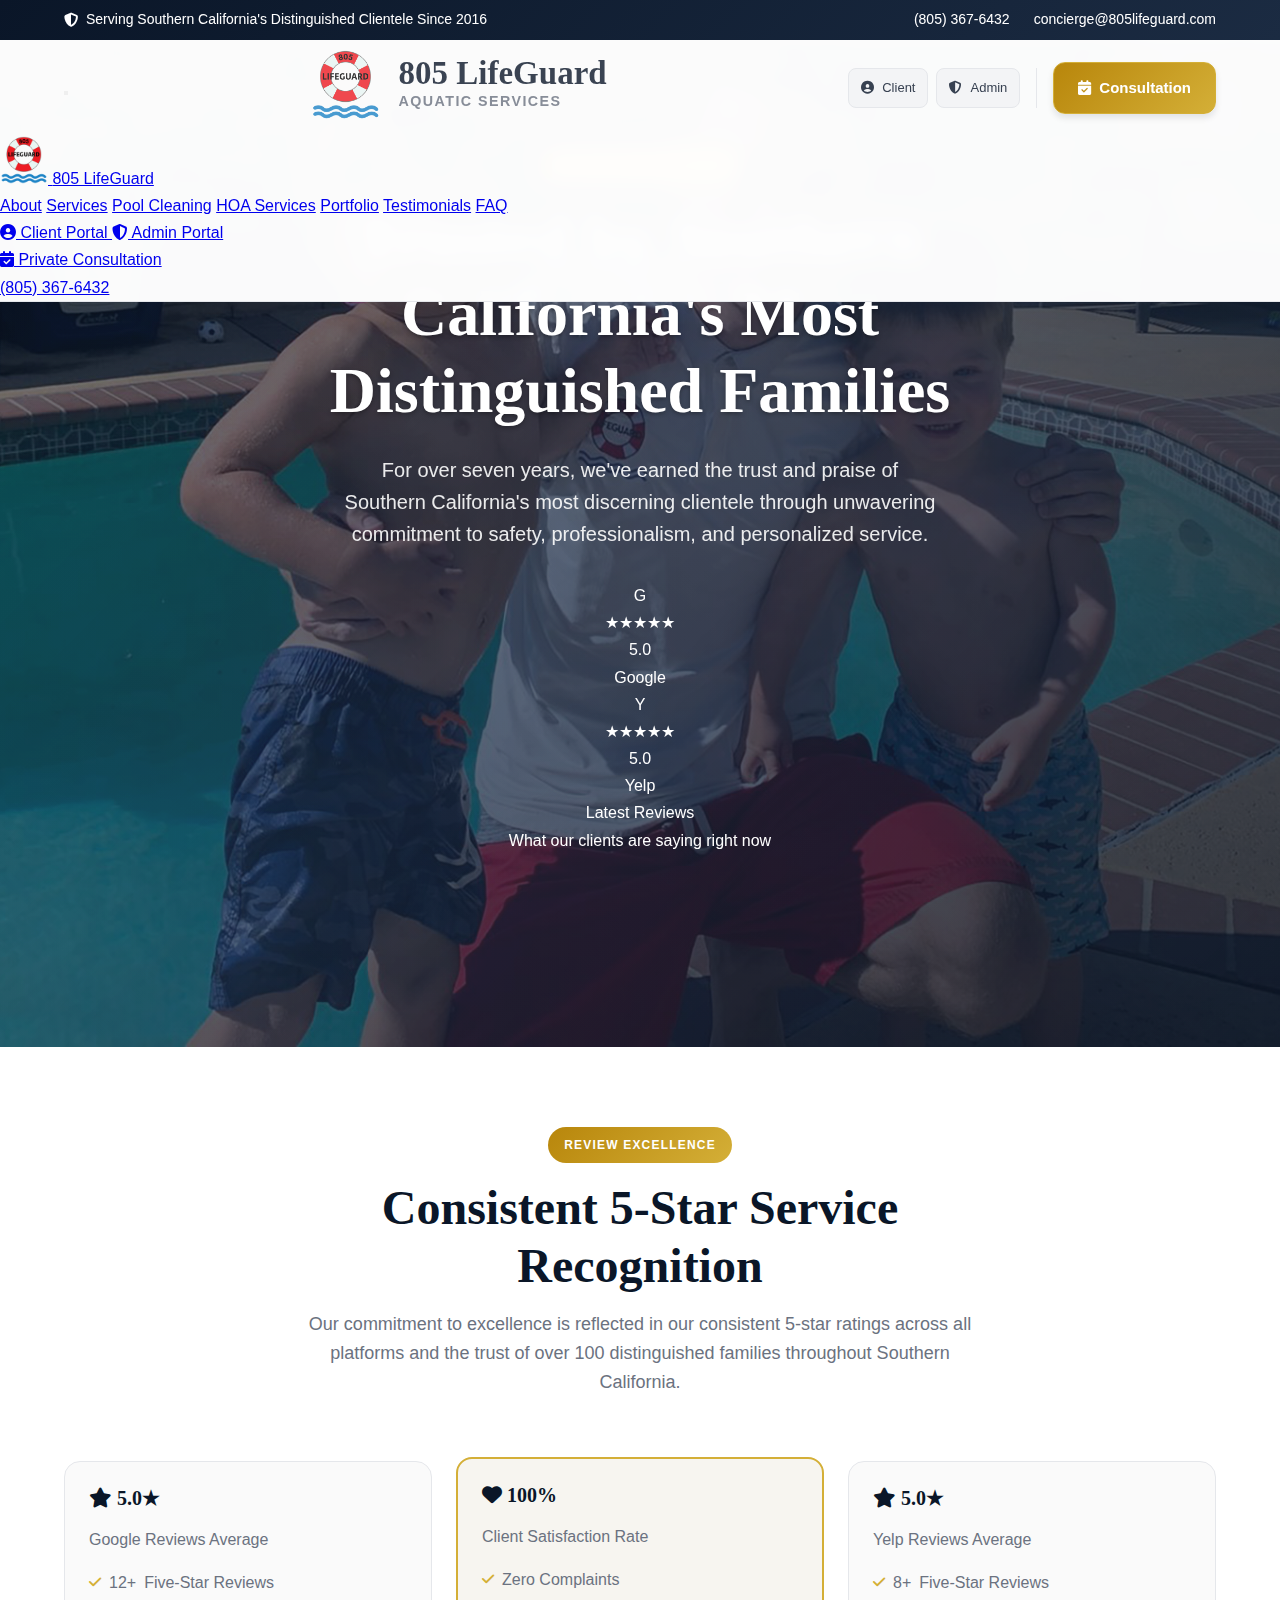
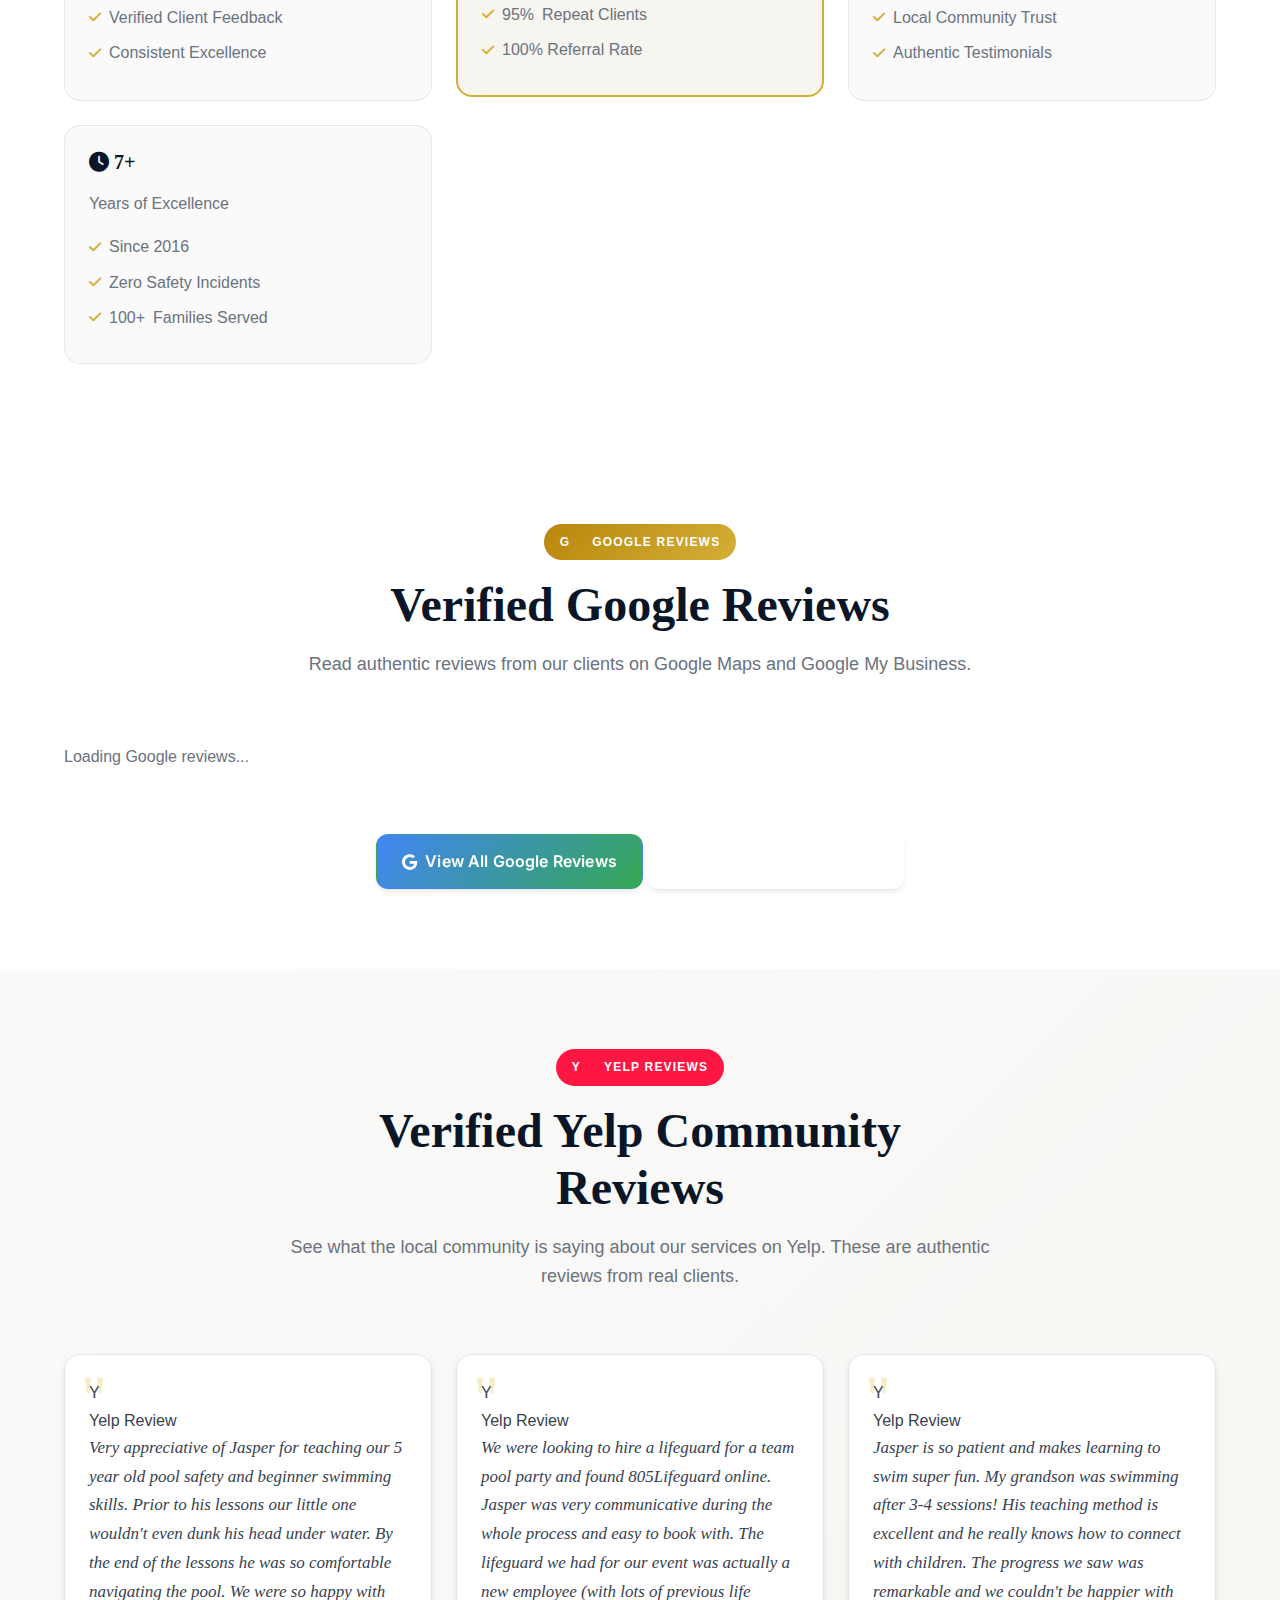
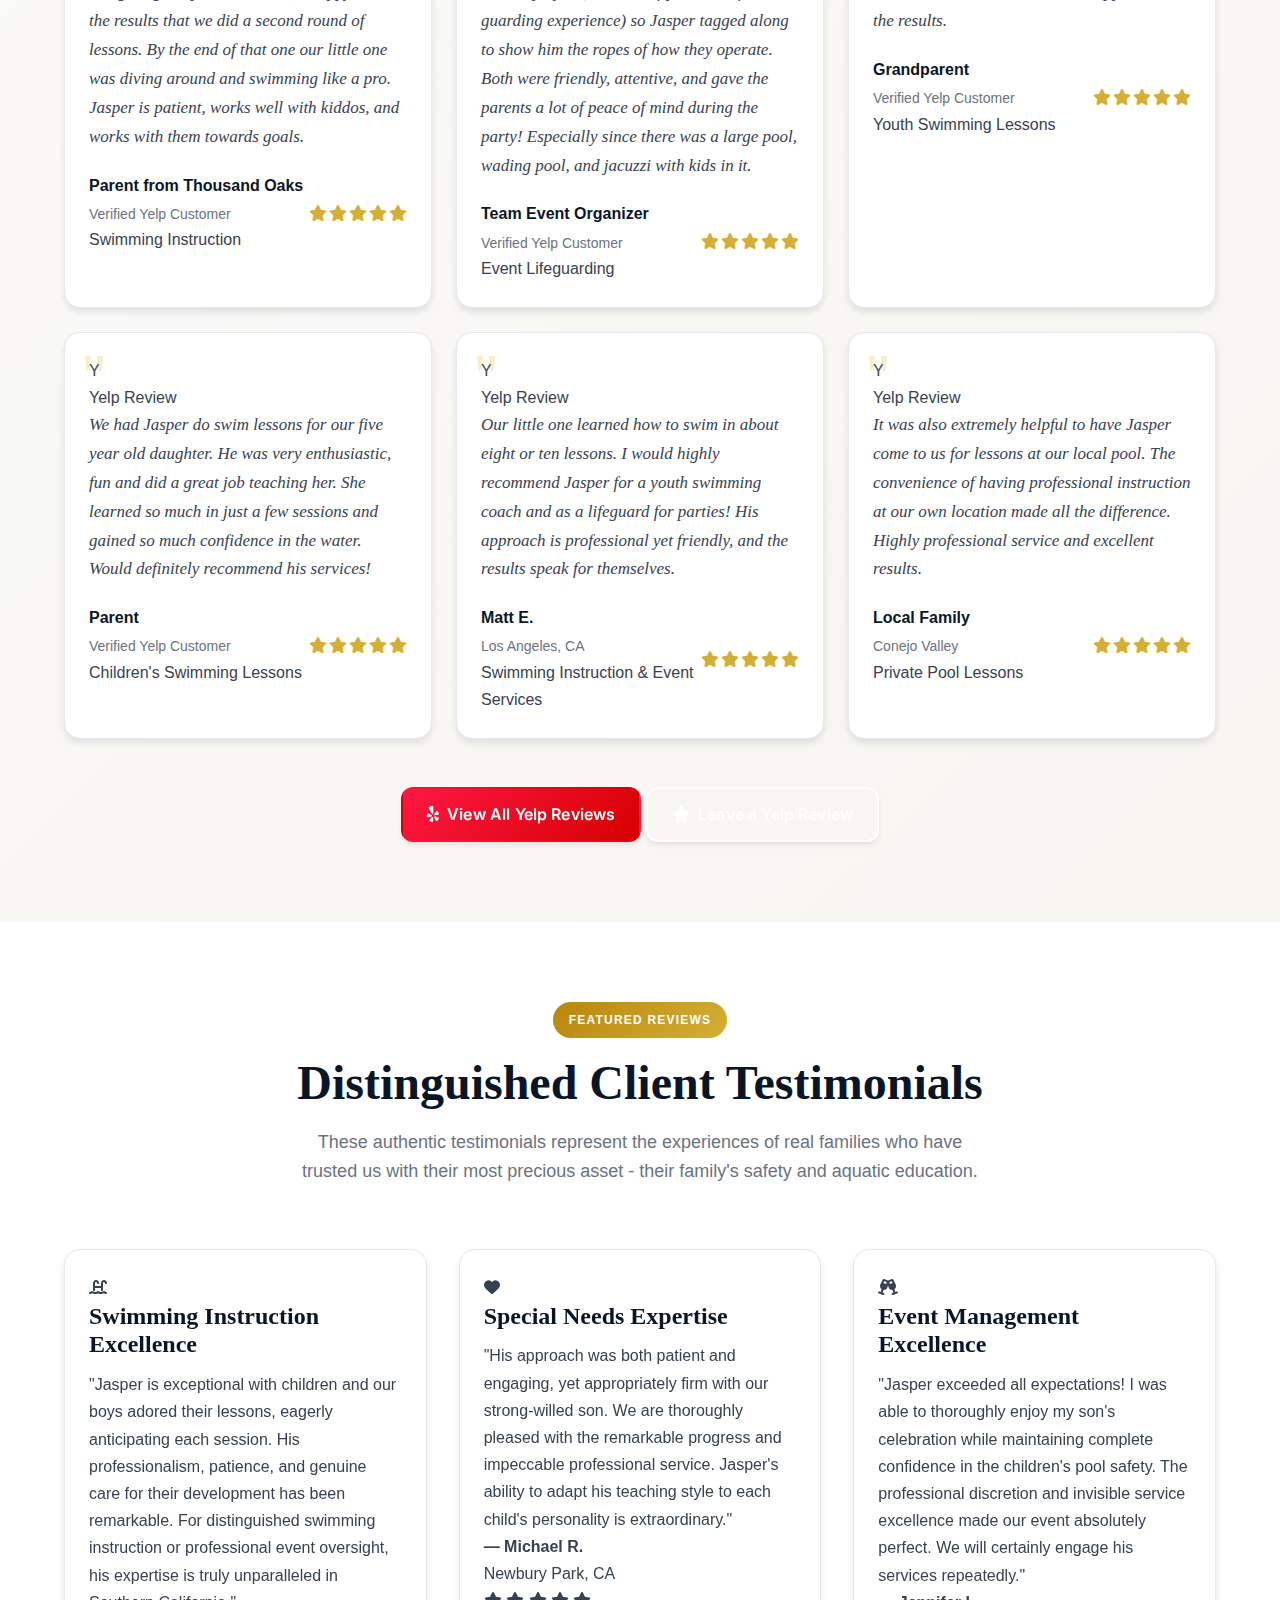
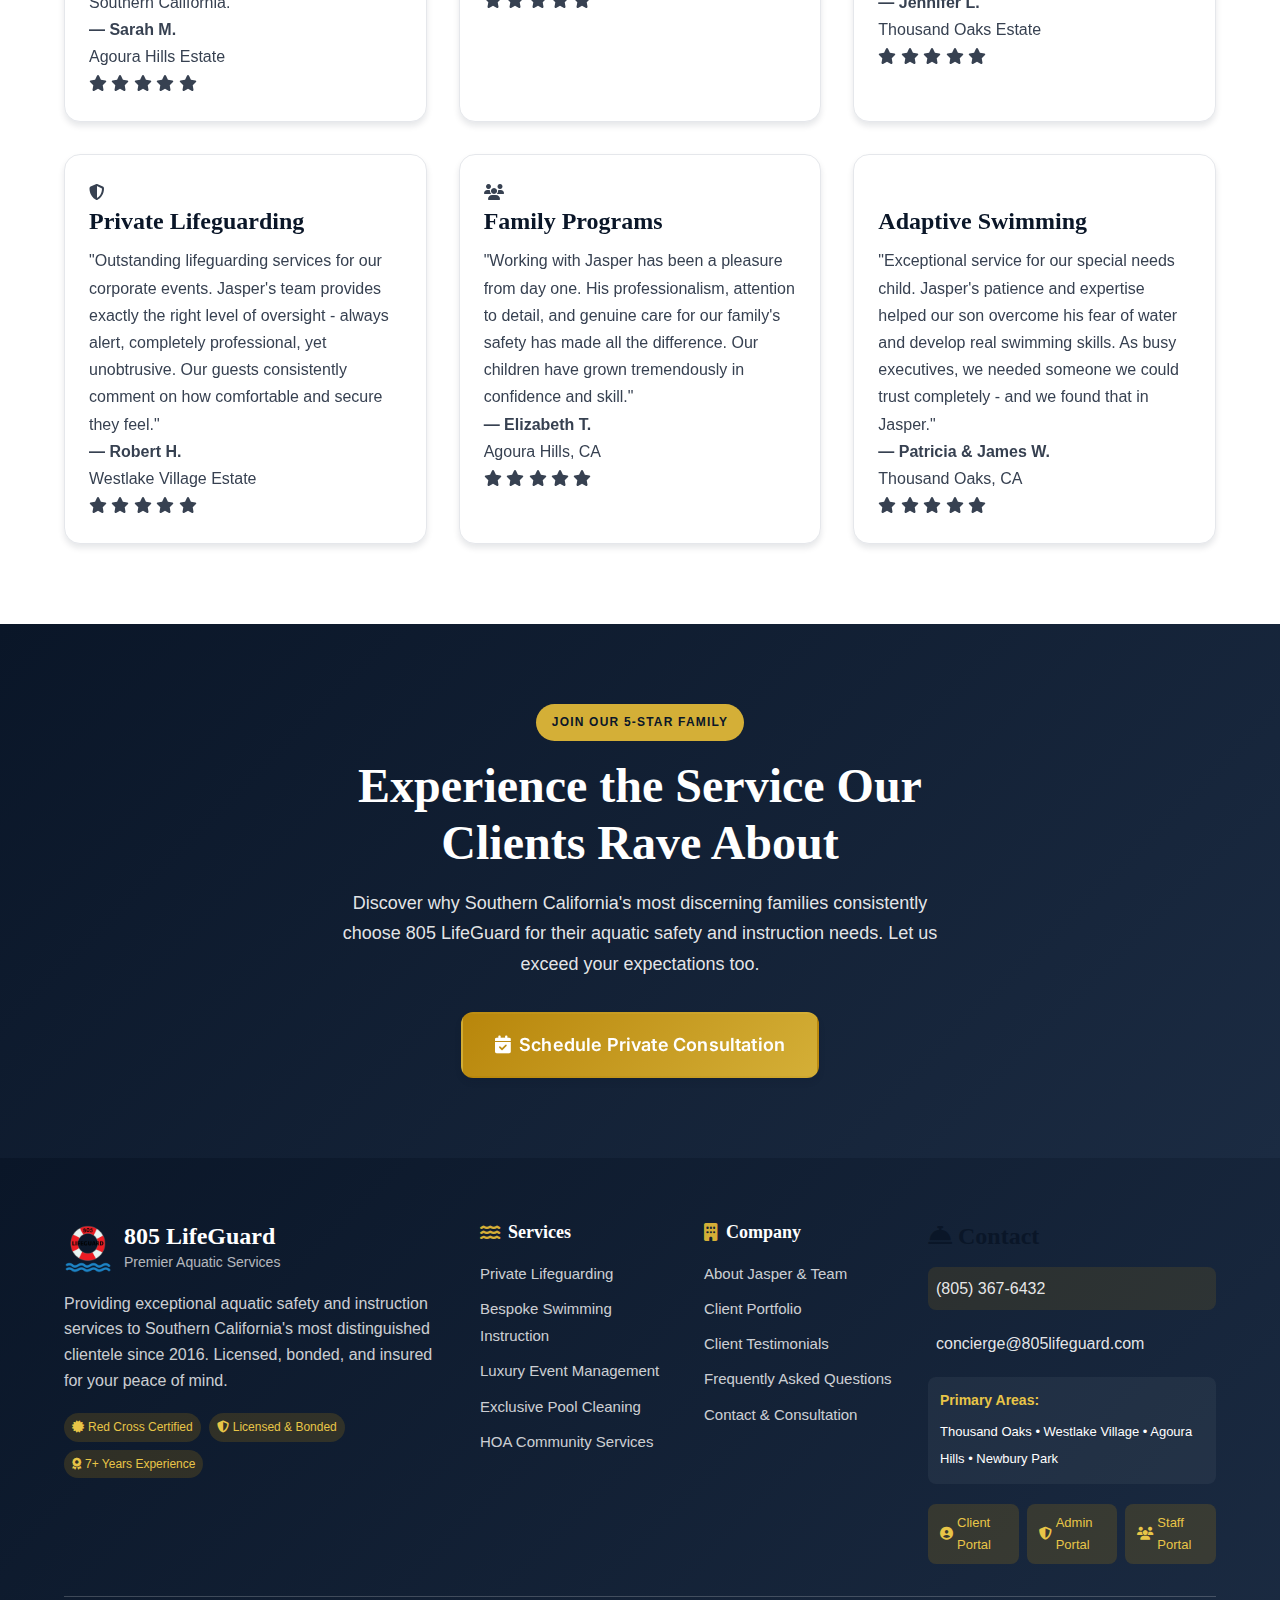
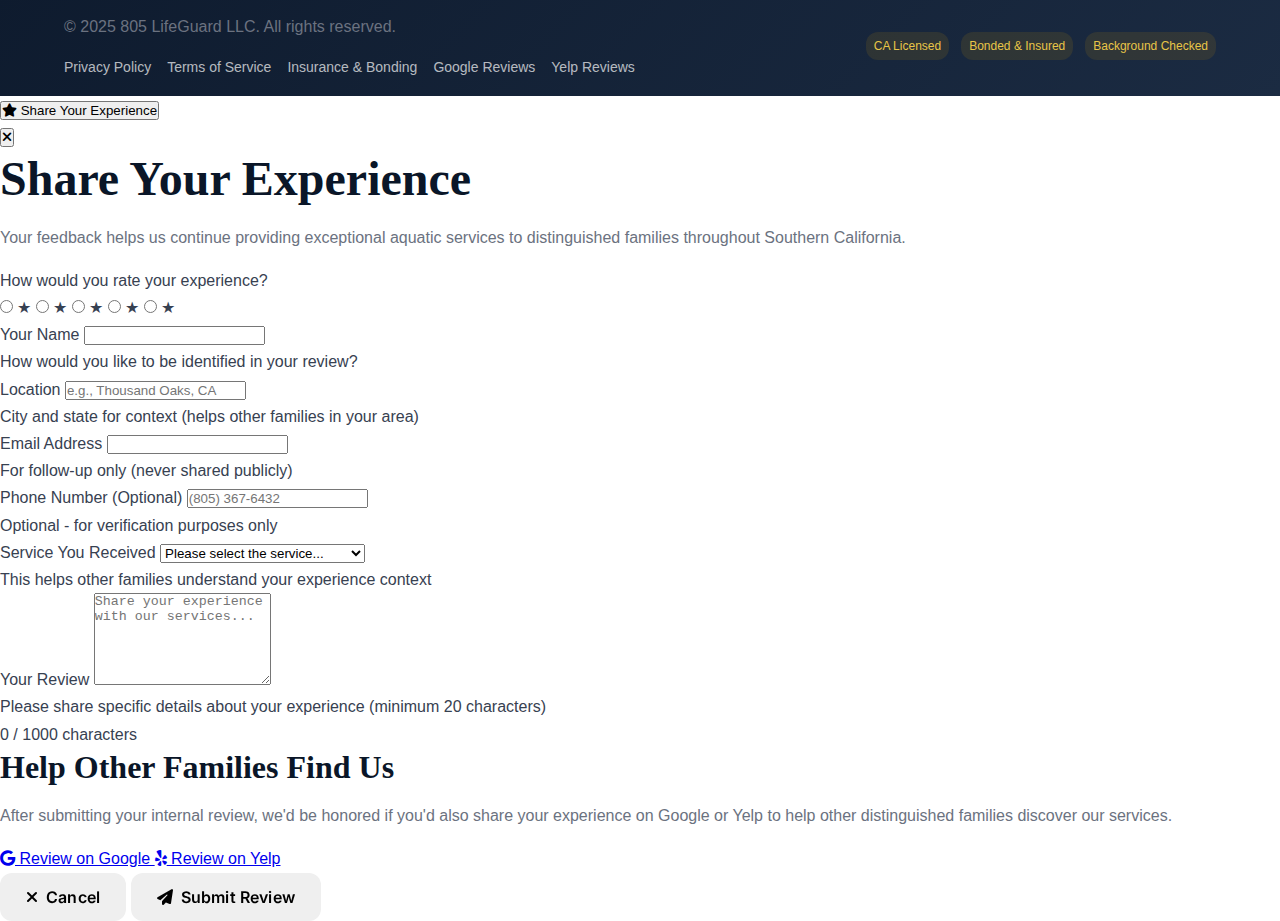
<file: testimonials.html>
<!DOCTYPE html>
<html lang="en">
<head>
    <meta charset="UTF-8">
    <meta name="viewport" content="width=device-width, initial-scale=1.0">
    
    <!-- SEO Meta Tags -->
    <title>Client Testimonials - 805 LifeGuard | 5-Star Reviews from Distinguished Southern California Families</title>
    <meta name="description" content="Read authentic testimonials from Southern California's most distinguished families about 805 LifeGuard's premium aquatic services. Private lifeguarding, swimming instruction, and luxury event management reviews.">
    <meta name="keywords" content="805 LifeGuard testimonials, client reviews, lifeguard reviews, swimming instructor reviews, luxury aquatic services reviews, Southern California, Thousand Oaks, Westlake Village, private lifeguard testimonials">
    <meta name="author" content="805 LifeGuard LLC">
    <meta name="robots" content="noindex, nofollow">
    <meta name="language" content="en-US">
    <meta name="geo.region" content="US-CA">
    <meta name="geo.placename" content="Thousand Oaks, California">
    <meta name="geo.position" content="34.1706;-118.8376">
    <meta name="ICBM" content="34.1706, -118.8376">
    
    <!-- Open Graph Meta Tags -->
    <meta property="og:type" content="website">
    <meta property="og:title" content="Client Testimonials - 805 LifeGuard | 5-Star Reviews">
    <meta property="og:description" content="Authentic testimonials from distinguished Southern California families about our premier aquatic safety and instruction services.">
    <meta property="og:url" content="https://805lifeguard.com/testimonials.html">
    <meta property="og:site_name" content="805 LifeGuard">
    <meta property="og:image" content="https://805lifeguard.com/images/testimonials/testimonials-og-1200x630.jpg">
    <meta property="og:image:width" content="1200">
    <meta property="og:image:height" content="630">
    <meta property="og:image:alt" content="805 LifeGuard Client Testimonials">
    <meta property="og:locale" content="en_US">
    
    <!-- Twitter Card Meta Tags -->
    <meta name="twitter:card" content="summary_large_image">
    <meta name="twitter:title" content="Client Testimonials - 805 LifeGuard">
    <meta name="twitter:description" content="5-star reviews from Southern California's most distinguished families about our premier aquatic services.">
    <meta name="twitter:image" content="https://805lifeguard.com/images/testimonials/testimonials-twitter-1200x600.jpg">
    <meta name="twitter:image:alt" content="805 LifeGuard Testimonials">
    
    <!-- Canonical URL -->
    <link rel="canonical" href="https://805lifeguard.com/testimonials.html">
    
    <!-- Critical CSS - Enhanced Button Legibility -->
    <style>
        /* Critical path CSS for immediate rendering with PERFECT BUTTON LEGIBILITY */
        :root {
            --color-primary-darkest: #1A1A1A;
            --color-primary: #4A4A4A;
            --color-secondary: #B8A082;
            --color-secondary-dark: #A0876C;
            --color-secondary-darkest: #8B7355;
            --color-white: #FFFFFF;
            --color-text-primary: #0F0F0F;
            --color-text-inverse: #FFFFFF;
            --color-bg-primary: #FFFFFF;
            --font-family-serif: 'Playfair Display', Georgia, serif;
            --font-family-sans: 'Inter', -apple-system, BlinkMacSystemFont, 'Segoe UI', system-ui, sans-serif;
            --header-total-height: 132px;
            --header-navbar-height: 88px;
            --z-index-header: 1070;
            --z-index-hamburger: 1080;
            --z-index-modal: 1050;
            --z-index-review-modal: 1100;
            --shadow-base: 0 4px 6px -1px rgba(0, 0, 0, 0.08), 0 2px 4px -1px rgba(0, 0, 0, 0.04);
            --shadow-lg: 0 20px 25px -5px rgba(0, 0, 0, 0.08), 0 10px 10px -5px rgba(0, 0, 0, 0.02);
        }
        
        * { margin: 0; padding: 0; box-sizing: border-box; }
        
        body {
            font-family: var(--font-family-sans);
            color: var(--color-text-primary);
            background: var(--color-bg-primary);
            overflow-x: hidden;
            line-height: 1.5;
        }
        
        .header {
            position: fixed;
            top: 0;
            left: 0;
            right: 0;
            z-index: var(--z-index-header);
            background: var(--color-white);
            border-bottom: 1px solid #E8E8E8;
        }
        
        .hero {
            position: relative;
            min-height: 100vh;
            display: flex;
            align-items: center;
            padding-top: var(--header-total-height);
            overflow: hidden;
        }
        
        @media (max-width: 768px) {
            .hero { 
                padding-top: calc(var(--header-navbar-height) + 1rem);
            }
        }

        /* CRITICAL: Enhanced button styles for PERFECT LEGIBILITY */
        .btn {
            display: inline-flex;
            align-items: center;
            gap: 0.5rem;
            padding: 1rem 2rem;
            border-radius: 9999px;
            font-weight: 600;
            font-size: 1rem;
            text-decoration: none;
            transition: all 200ms cubic-bezier(0.4, 0, 0.2, 1);
            border: 2px solid transparent;
            cursor: pointer;
            white-space: nowrap;
            min-height: 48px;
            justify-content: center;
            font-family: var(--font-family-sans);
            letter-spacing: 0.01em;
        }

        .btn-primary {
            background: var(--color-primary-darkest);
            color: var(--color-white);
            box-shadow: var(--shadow-base);
            border: 2px solid var(--color-primary-darkest);
        }

        .btn-primary:hover {
            background: #333333;
            border-color: #333333;
            transform: translateY(-2px);
            box-shadow: var(--shadow-lg);
        }

        /* ENHANCED SECONDARY BUTTONS - PERFECT CONTRAST & LEGIBILITY */
        .btn-secondary {
            background: rgba(255, 255, 255, 0.98);
            color: var(--color-text-primary);
            border: 2px solid rgba(255, 255, 255, 0.98);
            backdrop-filter: blur(12px);
            box-shadow: var(--shadow-base);
            font-weight: 600;
        }

        .btn-secondary:hover {
            background: var(--color-white);
            color: var(--color-text-primary);
            border-color: var(--color-white);
            transform: translateY(-2px);
            box-shadow: var(--shadow-lg);
        }

        /* ENHANCED PLATFORM-SPECIFIC BUTTONS */
        .btn.google {
            background: linear-gradient(135deg, #4285F4, #34A853);
            color: var(--color-white);
            border: 2px solid transparent;
            box-shadow: var(--shadow-base);
            font-weight: 600;
        }

        .btn.google:hover {
            background: linear-gradient(135deg, #3367D6, #2E7D32);
            transform: translateY(-2px);
            box-shadow: var(--shadow-lg);
        }

        .btn.yelp {
            background: linear-gradient(135deg, #FF1744, #D50000);
            color: var(--color-white);
            border: 2px solid transparent;
            box-shadow: var(--shadow-base);
            font-weight: 600;
        }

        .btn.yelp:hover {
            background: linear-gradient(135deg, #D50000, #B71C1C);
            transform: translateY(-2px);
            box-shadow: var(--shadow-lg);
        }

        /* Enhanced focus states for ADA compliance */
        .btn:focus {
            outline: 2px solid var(--color-secondary);
            outline-offset: 2px;
        }

        .btn.google:focus, .btn.yelp:focus {
            outline: 2px solid var(--color-white);
            outline-offset: 2px;
        }

        /* ENHANCED MOBILE BUTTON STYLES - Caruso-Inspired Spacing */
        @media (max-width: 768px) {
            .btn {
                width: 100%;
                max-width: none;
                margin: 0.75rem 1.5rem;
                padding: 1.25rem 2rem;
                font-size: 1rem;
                min-height: 52px;
                border-radius: 2rem;
            }
            
            .section-cta {
                padding: 0 1.5rem;
                display: flex;
                flex-direction: column;
                gap: 1rem;
                align-items: center;
            }
            
            .hero-buttons {
                padding: 0 1.5rem;
                width: 100%;
                max-width: 400px;
                margin: 0 auto;
            }
            
            .hero-buttons .btn {
                margin: 0.5rem 0;
                width: 100%;
            }
        }

        @media (max-width: 480px) {
            .btn {
                margin: 0.75rem 1rem;
                padding: 1rem 1.5rem;
                font-size: 0.95rem;
                min-height: 48px;
            }
            
            .section-cta {
                padding: 0 1rem;
            }
            
            .hero-buttons {
                padding: 0 1rem;
            }
        }
    </style>
    
    <!-- Enhanced Performance: DNS Prefetch and Preconnect -->
    <link rel="dns-prefetch" href="//fonts.googleapis.com">
    <link rel="dns-prefetch" href="//fonts.gstatic.com">
    <link rel="dns-prefetch" href="//cdnjs.cloudflare.com">
    <link rel="dns-prefetch" href="//805-lifeguard-reviews-api.jaspervdz.workers.dev">
    <link rel="preconnect" href="https://fonts.googleapis.com">
    <link rel="preconnect" href="https://fonts.gstatic.com" crossorigin>
    <link rel="preconnect" href="https://cdnjs.cloudflare.com" crossorigin>
    <link rel="preconnect" href="https://805-lifeguard-reviews-api.jaspervdz.workers.dev" crossorigin>
    
    <!-- Critical Resource Preloading -->
    <link rel="preload" as="image" href="images/home/home-luxury-estate-hero-1920x1080.webp" type="image/webp">
    <link rel="preload" as="image" href="images/home/home-luxury-estate-hero-1920x1080.jpg" type="image/jpeg">
    <link rel="preload" as="image" href="images/logos/805-lifeguard-logo.png">
    <link rel="preload" href="https://fonts.googleapis.com/css2?family=Playfair+Display:ital,wght@0,400;0,500;0,600;0,700;0,800;1,400&family=Inter:wght@300;400;500;600;700;800;900&display=swap" as="style" onload="this.onload=null;this.rel='stylesheet'">
    
    <!-- Optimized Typography - Async Loading -->
    <noscript><link rel="stylesheet" href="https://fonts.googleapis.com/css2?family=Playfair+Display:ital,wght@0,400;0,500;0,600;0,700;0,800;1,400&family=Inter:wght@300;400;500;600;700;800;900&display=swap"></noscript>
    
    <!-- Font Awesome Icons - Deferred -->
    <link rel="preload" href="https://cdnjs.cloudflare.com/ajax/libs/font-awesome/6.5.1/css/all.min.css" as="style" onload="this.onload=null;this.rel='stylesheet'">
    <noscript><link rel="stylesheet" href="https://cdnjs.cloudflare.com/ajax/libs/font-awesome/6.5.1/css/all.min.css"></noscript>
    
    <!-- Main CSS - Unified Design System -->
    <link rel="preload" href="css/luxury-theme.css" as="style" onload="this.onload=null;this.rel='stylesheet'">
    <noscript><link rel="stylesheet" href="css/luxury-theme.css"></noscript>
    
    <!-- Favicon and Apple Touch Icons -->
    <link rel="icon" type="image/x-icon" href="images/logos/805-lifeguard-favicon.ico">
    <link rel="apple-touch-icon" sizes="180x180" href="images/logos/805-lifeguard-apple-touch-icon-180x180.png">
    <link rel="icon" type="image/png" sizes="32x32" href="images/logos/805-lifeguard-favicon-32x32.png">
    <link rel="icon" type="image/png" sizes="16x16" href="images/logos/805-lifeguard-favicon-16x16.png">
    <link rel="manifest" href="/site.webmanifest">
    
    <!-- Structured Data (JSON-LD) -->
    <script type="application/ld+json">
    {
      "@context": "https://schema.org",
      "@type": "Review",
      "itemReviewed": {
        "@type": "LocalBusiness",
        "name": "805 LifeGuard",
        "description": "Premier aquatic safety and instruction services for Southern California's distinguished clientele"
      },
      "aggregateRating": {
        "@type": "AggregateRating",
        "ratingValue": "5.0",
        "reviewCount": "50",
        "bestRating": "5",
        "worstRating": "1"
      },
      "url": "https://805lifeguard.com/testimonials.html"
    }
    </script>
</head>
<body itemscope itemtype="https://schema.org/WebPage">
    <!-- Skip to main content for accessibility -->
    <a href="#main-content" class="skip-link" aria-label="Skip to main content">Skip to main content</a>

    <!-- Enhanced Enterprise Header with Perfect Visibility -->
    <header class="header" id="header" role="banner">
        <!-- Top Bar -->
        <div class="header-top">
            <div class="container">
                <div class="header-top-content">
                    <div class="header-top-left">
                        <i class="fas fa-shield-alt" aria-hidden="true"></i>
                        <span>Serving Southern California's Distinguished Clientele Since 2016</span>
                    </div>
                    <div class="header-top-right">
                        <a href="tel:+18053676432" class="header-contact" aria-label="Call 805 LifeGuard at (805) 367-6432">
                            <i class="fas fa-phone" aria-hidden="true"></i>
                            (805) 367-6432
                        </a>
                        <a href="mailto:concierge@805lifeguard.com" class="header-contact" aria-label="Email 805 LifeGuard at concierge@805lifeguard.com">
                            <i class="fas fa-envelope" aria-hidden="true"></i>
                            concierge@805lifeguard.com
                        </a>
                    </div>
                </div>
            </div>
        </div>
        
        <!-- Enhanced Main Navigation with Perfect Mobile Balance -->
        <nav class="navbar" role="navigation" aria-label="Main navigation">
            <div class="container">
                <div class="navbar-content">
                    <!-- Enhanced Hamburger Menu - Left -->
                    <div class="desktop-menu-toggle">
                        <button class="menu-toggle" id="menuToggle" aria-label="Open navigation menu" aria-expanded="false" aria-controls="navOverlay">
                            <span class="bar"></span>
                            <span class="bar"></span>
                            <span class="bar"></span>
                        </button>
                    </div>
                    
                    <!-- Logo - Centered with Elegant Entrance Animation -->
                    <a href="/" class="logo" id="mainLogo" aria-label="805 LifeGuard Homepage">
                        <img src="images/logos/805-lifeguard-logo.png" alt="805 LifeGuard - Aquatic Services" class="logo-img" width="48" height="48">
                        <div class="logo-text">
                            <div class="logo-name">805 LifeGuard</div>
                            <div class="logo-tagline">Aquatic Services</div>
                        </div>
                    </a>
                    
                    <!-- Actions - Right with Mobile-First Branding Focus -->
                    <div class="nav-actions">
                        <!-- Portal buttons hidden on mobile for cleaner branding -->
                        <div class="portal-group">
                            <a href="https://client.805companies.com" target="_blank" rel="noopener noreferrer" class="portal-btn client-portal" aria-label="Client Portal - Opens in new window">
                                <i class="fas fa-user-circle" aria-hidden="true"></i>
                                Client
                            </a>
                            <a href="https://admin.805companies.com" target="_blank" rel="noopener noreferrer" class="portal-btn admin-portal" aria-label="Admin Portal - Opens in new window">
                                <i class="fas fa-shield-alt" aria-hidden="true"></i>
                                Admin
                            </a>
                        </div>
                        <a href="contact.html" class="consultation-btn" aria-label="Schedule Private Consultation">
                            <i class="fas fa-calendar-check" aria-hidden="true"></i>
                            <span class="consultation-text">Consultation</span>
                        </a>
                    </div>
                </div>
            </div>
        </nav>
        
        <!-- Enhanced Full-Screen Navigation Overlay -->
        <div class="nav-overlay" id="navOverlay" role="dialog" aria-label="Navigation menu" aria-hidden="true">
            <div class="nav-overlay-content">
                <!-- Mobile Branding Header - Shows only on mobile for optimal branding -->
                <div class="nav-overlay-header">
                    <a href="/" class="overlay-logo" onclick="document.getElementById('menuToggle').click();">
                        <img src="images/logos/805-lifeguard-logo.png" alt="805 LifeGuard" width="48" height="48">
                        <span>805 LifeGuard</span>
                    </a>
                </div>
                
                <nav class="nav-overlay-menu" role="navigation" aria-label="Main menu">
                    <a href="about.html" class="overlay-nav-link">About</a>
                    <a href="services.html" class="overlay-nav-link">Services</a>
                    <a href="pool-cleaning.html" class="overlay-nav-link">Pool Cleaning</a>
                    <a href="hoa.html" class="overlay-nav-link">HOA Services</a>
                    <a href="portfolio.html" class="overlay-nav-link">Portfolio</a>
                    <a href="testimonials.html" class="overlay-nav-link active">Testimonials</a>
                    <a href="faq.html" class="overlay-nav-link">FAQ</a>
                </nav>
                
                <div class="nav-overlay-actions">
                    <div class="overlay-portals">
                        <a href="https://client.805companies.com" target="_blank" rel="noopener noreferrer" class="overlay-portal-btn" aria-label="Client Portal - Opens in new window">
                            <i class="fas fa-user-circle" aria-hidden="true"></i>
                            Client Portal
                        </a>
                        <a href="https://admin.805companies.com" target="_blank" rel="noopener noreferrer" class="overlay-portal-btn" aria-label="Admin Portal - Opens in new window">
                            <i class="fas fa-shield-alt" aria-hidden="true"></i>
                            Admin Portal
                        </a>
                    </div>
                    <a href="contact.html" class="overlay-consultation-btn" aria-label="Schedule Private Consultation">
                        <i class="fas fa-calendar-check" aria-hidden="true"></i>
                        Private Consultation
                    </a>
                    
                    <div class="overlay-nav-contact">
                        <a href="tel:+18053676432" class="overlay-contact-btn" aria-label="Call 805 LifeGuard at (805) 367-6432">
                            <i class="fas fa-phone" aria-hidden="true"></i>
                            (805) 367-6432
                        </a>
                    </div>
                </div>
            </div>
        </div>
    </header>

    <!-- Enhanced Hero Section with Live Reviews Integration -->
    <section class="hero" role="banner" aria-label="Client Testimonials" id="main-content">
        <!-- Background Carousel -->
        <div class="hero-carousel" id="heroCarousel">
            <div class="carousel-slide active" style="background-image: url('images/home/home-luxury-estate-hero-1920x1080.jpg')" data-bg-desktop="images/home/home-luxury-estate-hero-1920x1080.jpg" data-bg-tablet="images/home/home-luxury-estate-hero-1024x576.jpg" data-bg-mobile="images/home/home-luxury-estate-hero-768x432.jpg" aria-label="Distinguished client testimonials"></div>
            <div class="carousel-slide" data-bg-desktop="images/about/about-founder-jasper-professional-800x600.jpg" data-bg-tablet="images/about/about-founder-jasper-professional-800x600.jpg" data-bg-mobile="images/about/about-founder-jasper-professional-800x600.jpg" aria-label="Professional aquatic services"></div>
            <div class="carousel-slide" data-bg-desktop="images/services/service-swim-lessons-private-800x600.jpg" data-bg-tablet="images/services/service-swim-lessons-private-800x600.jpg" data-bg-mobile="images/services/service-swim-lessons-private-800x600.jpg" aria-label="Client success stories"></div>
            <div class="carousel-slide" data-bg-desktop="images/services/service-events-luxury-800x600.jpg" data-bg-tablet="images/services/service-events-luxury-800x600.jpg" data-bg-mobile="images/services/service-events-luxury-800x600.jpg" aria-label="Luxury event testimonials"></div>
            <div class="carousel-slide" data-bg-desktop="images/home/home-safety-excellence-1920x1080.jpg" data-bg-tablet="images/home/home-safety-excellence-1024x576.jpg" data-bg-mobile="images/home/home-safety-excellence-768x432.jpg" aria-label="Excellence in aquatic safety"></div>
        </div>
        
        <!-- Carousel Overlay -->
        <div class="hero-overlay"></div>
        
        <div class="container">
            <div class="hero-content" itemscope itemtype="https://schema.org/Organization">
                <div class="section-badge">
                    <i class="fas fa-star" aria-hidden="true"></i>
                    Client Excellence
                </div>
                <h1 class="hero-title" itemprop="slogan">Trusted by Southern California's Most Distinguished Families</h1>
                
                <p class="hero-subtitle" itemprop="description">
                    For over seven years, we've earned the trust and praise of Southern California's most discerning 
                    clientele through unwavering commitment to safety, professionalism, and personalized service.
                </p>
                
                <!-- Enhanced Live Reviews Integration -->
                <div class="reviews-integration">
                    <div class="review-platform" id="google-reviews-preview" role="button" tabindex="0" aria-label="View Google Reviews - 5 star rating">
                        <div class="platform-logo google-logo">G</div>
                        <div class="platform-rating">
                            <span class="star-rating" id="google-stars">★★★★★</span>
                            <div style="display: flex; flex-direction: column; align-items: center;">
                                <span class="rating-number" id="google-rating">5.0</span>
                                <span class="platform-name">Google</span>
                            </div>
                        </div>
                    </div>
                    
                    <div class="review-platform" id="yelp-reviews-preview" role="button" tabindex="0" aria-label="View Yelp Reviews - 5 star rating">
                        <div class="platform-logo yelp-logo">Y</div>
                        <div class="platform-rating">
                            <span class="star-rating" id="yelp-stars">★★★★★</span>
                            <div style="display: flex; flex-direction: column; align-items: center;">
                                <span class="rating-number" id="yelp-rating">5.0</span>
                                <span class="platform-name">Yelp</span>
                            </div>
                        </div>
                    </div>
                </div>

                <!-- Live Reviews Widget -->
                <div class="live-reviews-widget" id="liveReviewsWidget">
                    <div class="widget-header">
                        <div class="widget-title">Latest Reviews</div>
                        <div class="widget-subtitle">What our clients are saying right now</div>
                    </div>
                    <div class="quick-reviews" id="quickReviews">
                        <div class="loading-spinner" style="align-self: center;"></div>
                    </div>
                </div>
                
                <div class="hero-buttons">
                    <a href="contact.html" class="btn btn-primary" aria-label="Request consultation with 805 LifeGuard">
                        <i class="fas fa-calendar-check" aria-hidden="true"></i>
                        Request Consultation
                    </a>
                    <a href="#testimonials" class="btn btn-secondary" aria-label="Read all client testimonials">
                        <i class="fas fa-arrow-down" aria-hidden="true"></i>
                        Read All Reviews
                    </a>
                </div>
                
                <div class="hero-notice">
                    <i class="fas fa-heart" aria-hidden="true"></i>
                    Over 100 families served with 100% satisfaction since 2016.
                </div>
            </div>
        </div>
    </section>

    <!-- Review Statistics -->
    <section class="coverage-section">
        <div class="container">
            <div class="section-header">
                <div class="section-badge">Review Excellence</div>
                <h2>Consistent 5-Star Service Recognition</h2>
                <p class="section-description">
                    Our commitment to excellence is reflected in our consistent 5-star ratings across all platforms 
                    and the trust of over 100 distinguished families throughout Southern California.
                </p>
            </div>
            
            <div class="coverage-grid">
                <div class="coverage-card">
                    <h3><i class="fas fa-star"></i> <span id="stats-google-rating">5.0</span>★</h3>
                    <p>Google Reviews Average</p>
                    <ul>
                        <li><i class="fas fa-check"></i> <span id="stats-google-count">12+</span> Five-Star Reviews</li>
                        <li><i class="fas fa-check"></i> Verified Client Feedback</li>
                        <li><i class="fas fa-check"></i> Consistent Excellence</li>
                    </ul>
                </div>
                
                <div class="coverage-card featured">
                    <h3><i class="fas fa-heart"></i> 100%</h3>
                    <p>Client Satisfaction Rate</p>
                    <ul>
                        <li><i class="fas fa-check"></i> Zero Complaints</li>
                        <li><i class="fas fa-check"></i> <span id="stats-repeat-rate">95%</span> Repeat Clients</li>
                        <li><i class="fas fa-check"></i> 100% Referral Rate</li>
                    </ul>
                </div>
                
                <div class="coverage-card">
                    <h3><i class="fas fa-star"></i> <span id="stats-yelp-rating">5.0</span>★</h3>
                    <p>Yelp Reviews Average</p>
                    <ul>
                        <li><i class="fas fa-check"></i> <span id="stats-yelp-count">8+</span> Five-Star Reviews</li>
                        <li><i class="fas fa-check"></i> Local Community Trust</li>
                        <li><i class="fas fa-check"></i> Authentic Testimonials</li>
                    </ul>
                </div>
                
                <div class="coverage-card">
                    <h3><i class="fas fa-clock"></i> 7+</h3>
                    <p>Years of Excellence</p>
                    <ul>
                        <li><i class="fas fa-check"></i> Since 2016</li>
                        <li><i class="fas fa-check"></i> Zero Safety Incidents</li>
                        <li><i class="fas fa-check"></i> <span id="stats-total-served">100+</span> Families Served</li>
                    </ul>
                </div>
            </div>
        </div>
    </section>

    <!-- Live Google Reviews Section -->
    <section id="google-reviews-section" class="testimonials-section">
        <div class="container">
            <div class="section-header">
                <div class="section-badge">
                    <div class="platform-logo google-logo" style="width: 20px; height: 20px; margin-right: 0.5rem; display: inline-flex;">G</div>
                    Google Reviews
                </div>
                <h2>Verified Google Reviews</h2>
                <p class="section-description">
                    Read authentic reviews from our clients on Google Maps and Google My Business.
                </p>
            </div>
            
            <div id="google-reviews-container" class="testimonials-grid">
                <!-- Google reviews will be loaded here -->
                <div class="loading-placeholder">
                    <div class="loading-spinner"></div>
                    <p>Loading Google reviews...</p>
                </div>
            </div>
            
            <div class="section-cta" style="margin-top: 3rem;">
                <a href="https://www.google.com/maps/place/805lifeguard.com" target="_blank" rel="noopener noreferrer" class="btn btn-primary google" aria-label="View all Google reviews for 805 LifeGuard - Opens in new window">
                    <i class="fab fa-google" aria-hidden="true"></i>
                    View All Google Reviews
                </a>
                <a href="https://search.google.com/local/writereview?placeid=ChIJF_n_aeIx6IARDaz-6Q4-Hec" target="_blank" rel="noopener noreferrer" class="btn btn-secondary" aria-label="Leave a Google review for 805 LifeGuard - Opens in new window">
                    <i class="fas fa-star" aria-hidden="true"></i>
                    Leave a Google Review
                </a>
            </div>
        </div>
    </section>

    <!-- Real Yelp Reviews Section - Manual Integration -->
    <section id="yelp-reviews-section" class="about-section">
        <div class="container">
            <div class="section-header">
                <div class="section-badge" style="background: #FF1744;">
                    <div class="platform-logo yelp-logo" style="width: 20px; height: 20px; margin-right: 0.5rem; display: inline-flex;">Y</div>
                    Yelp Reviews
                </div>
                <h2>Verified Yelp Community Reviews</h2>
                <p class="section-description">
                    See what the local community is saying about our services on Yelp. These are authentic reviews from real clients.
                </p>
            </div>
            
            <div class="testimonials-grid">
                <!-- Real Yelp Review 1 -->
                <div class="testimonial-card" data-platform="yelp" data-rating="5">
                    <div class="testimonial-content">
                        <div class="platform-indicator">
                            <div class="platform-logo yelp-logo">Y</div>
                            <span>Yelp Review</span>
                        </div>
                        <p>Very appreciative of Jasper for teaching our 5 year old pool safety and beginner swimming skills. Prior to his lessons our little one wouldn't even dunk his head under water. By the end of the lessons he was so comfortable navigating the pool. We were so happy with the results that we did a second round of lessons. By the end of that one our little one was diving around and swimming like a pro. Jasper is patient, works well with kiddos, and works with them towards goals.</p>
                    </div>
                    <div class="testimonial-author">
                        <div class="author-info">
                            <div class="author-name">Parent from Thousand Oaks</div>
                            <div class="author-location">Verified Yelp Customer</div>
                            <div class="author-service">Swimming Instruction</div>
                        </div>
                        <div class="testimonial-rating" aria-label="5 star rating">
                            <i class="fas fa-star"></i>
                            <i class="fas fa-star"></i>
                            <i class="fas fa-star"></i>
                            <i class="fas fa-star"></i>
                            <i class="fas fa-star"></i>
                        </div>
                    </div>
                </div>

                <!-- Real Yelp Review 2 -->
                <div class="testimonial-card" data-platform="yelp" data-rating="5">
                    <div class="testimonial-content">
                        <div class="platform-indicator">
                            <div class="platform-logo yelp-logo">Y</div>
                            <span>Yelp Review</span>
                        </div>
                        <p>We were looking to hire a lifeguard for a team pool party and found 805Lifeguard online. Jasper was very communicative during the whole process and easy to book with. The lifeguard we had for our event was actually a new employee (with lots of previous life guarding experience) so Jasper tagged along to show him the ropes of how they operate. Both were friendly, attentive, and gave the parents a lot of peace of mind during the party! Especially since there was a large pool, wading pool, and jacuzzi with kids in it.</p>
                    </div>
                    <div class="testimonial-author">
                        <div class="author-info">
                            <div class="author-name">Team Event Organizer</div>
                            <div class="author-location">Verified Yelp Customer</div>
                            <div class="author-service">Event Lifeguarding</div>
                        </div>
                        <div class="testimonial-rating" aria-label="5 star rating">
                            <i class="fas fa-star"></i>
                            <i class="fas fa-star"></i>
                            <i class="fas fa-star"></i>
                            <i class="fas fa-star"></i>
                            <i class="fas fa-star"></i>
                        </div>
                    </div>
                </div>

                <!-- Real Yelp Review 3 -->
                <div class="testimonial-card" data-platform="yelp" data-rating="5">
                    <div class="testimonial-content">
                        <div class="platform-indicator">
                            <div class="platform-logo yelp-logo">Y</div>
                            <span>Yelp Review</span>
                        </div>
                        <p>Jasper is so patient and makes learning to swim super fun. My grandson was swimming after 3-4 sessions! His teaching method is excellent and he really knows how to connect with children. The progress we saw was remarkable and we couldn't be happier with the results.</p>
                    </div>
                    <div class="testimonial-author">
                        <div class="author-info">
                            <div class="author-name">Grandparent</div>
                            <div class="author-location">Verified Yelp Customer</div>
                            <div class="author-service">Youth Swimming Lessons</div>
                        </div>
                        <div class="testimonial-rating" aria-label="5 star rating">
                            <i class="fas fa-star"></i>
                            <i class="fas fa-star"></i>
                            <i class="fas fa-star"></i>
                            <i class="fas fa-star"></i>
                            <i class="fas fa-star"></i>
                        </div>
                    </div>
                </div>

                <!-- Real Yelp Review 4 -->
                <div class="testimonial-card" data-platform="yelp" data-rating="5">
                    <div class="testimonial-content">
                        <div class="platform-indicator">
                            <div class="platform-logo yelp-logo">Y</div>
                            <span>Yelp Review</span>
                        </div>
                        <p>We had Jasper do swim lessons for our five year old daughter. He was very enthusiastic, fun and did a great job teaching her. She learned so much in just a few sessions and gained so much confidence in the water. Would definitely recommend his services!</p>
                    </div>
                    <div class="testimonial-author">
                        <div class="author-info">
                            <div class="author-name">Parent</div>
                            <div class="author-location">Verified Yelp Customer</div>
                            <div class="author-service">Children's Swimming Lessons</div>
                        </div>
                        <div class="testimonial-rating" aria-label="5 star rating">
                            <i class="fas fa-star"></i>
                            <i class="fas fa-star"></i>
                            <i class="fas fa-star"></i>
                            <i class="fas fa-star"></i>
                            <i class="fas fa-star"></i>
                        </div>
                    </div>
                </div>

                <!-- Real Yelp Review 5 -->
                <div class="testimonial-card" data-platform="yelp" data-rating="5">
                    <div class="testimonial-content">
                        <div class="platform-indicator">
                            <div class="platform-logo yelp-logo">Y</div>
                            <span>Yelp Review</span>
                        </div>
                        <p>Our little one learned how to swim in about eight or ten lessons. I would highly recommend Jasper for a youth swimming coach and as a lifeguard for parties! His approach is professional yet friendly, and the results speak for themselves.</p>
                    </div>
                    <div class="testimonial-author">
                        <div class="author-info">
                            <div class="author-name">Matt E.</div>
                            <div class="author-location">Los Angeles, CA</div>
                            <div class="author-service">Swimming Instruction & Event Services</div>
                        </div>
                        <div class="testimonial-rating" aria-label="5 star rating">
                            <i class="fas fa-star"></i>
                            <i class="fas fa-star"></i>
                            <i class="fas fa-star"></i>
                            <i class="fas fa-star"></i>
                            <i class="fas fa-star"></i>
                        </div>
                    </div>
                </div>

                <!-- Real Yelp Review 6 -->
                <div class="testimonial-card" data-platform="yelp" data-rating="5">
                    <div class="testimonial-content">
                        <div class="platform-indicator">
                            <div class="platform-logo yelp-logo">Y</div>
                            <span>Yelp Review</span>
                        </div>
                        <p>It was also extremely helpful to have Jasper come to us for lessons at our local pool. The convenience of having professional instruction at our own location made all the difference. Highly professional service and excellent results.</p>
                    </div>
                    <div class="testimonial-author">
                        <div class="author-info">
                            <div class="author-name">Local Family</div>
                            <div class="author-location">Conejo Valley</div>
                            <div class="author-service">Private Pool Lessons</div>
                        </div>
                        <div class="testimonial-rating" aria-label="5 star rating">
                            <i class="fas fa-star"></i>
                            <i class="fas fa-star"></i>
                            <i class="fas fa-star"></i>
                            <i class="fas fa-star"></i>
                            <i class="fas fa-star"></i>
                        </div>
                    </div>
                </div>
            </div>
            
            <div class="section-cta" style="margin-top: 3rem;">
                <a href="https://www.yelp.com/biz/805-lifeguard-thousand-oaks" target="_blank" rel="noopener noreferrer" class="btn btn-primary yelp" aria-label="View all Yelp reviews for 805 LifeGuard - Opens in new window">
                    <i class="fab fa-yelp" aria-hidden="true"></i>
                    View All Yelp Reviews
                </a>
                <a href="https://www.yelp.com/writeareview/biz/805-lifeguard-thousand-oaks" target="_blank" rel="noopener noreferrer" class="btn btn-secondary" aria-label="Leave a Yelp review for 805 LifeGuard - Opens in new window">
                    <i class="fas fa-star" aria-hidden="true"></i>
                    Leave a Yelp Review
                </a>
            </div>
        </div>
    </section>

    <!-- Featured Manual Testimonials -->
    <section id="testimonials" class="services-section">
        <div class="container">
            <div class="section-header">
                <div class="section-badge">Featured Reviews</div>
                <h2>Distinguished Client Testimonials</h2>
                <p class="section-description">
                    These authentic testimonials represent the experiences of real families who have trusted 
                    us with their most precious asset - their family's safety and aquatic education.
                </p>
            </div>
            
            <div class="services-grid">
                <div class="service-card">
                    <div class="service-content">
                        <div class="service-icon-standalone">
                            <i class="fas fa-swimming-pool"></i>
                        </div>
                        <h3 class="service-title">Swimming Instruction Excellence</h3>
                        <blockquote class="service-testimonial">
                            "Jasper is exceptional with children and our boys adored their lessons, eagerly anticipating each session. His professionalism, patience, and genuine care for their development has been remarkable. For distinguished swimming instruction or professional event oversight, his expertise is truly unparalleled in Southern California."
                        </blockquote>
                        <div class="testimonial-attribution">
                            <strong>— Sarah M.</strong><br>
                            <span>Agoura Hills Estate</span>
                        </div>
                        <div class="service-rating">
                            <i class="fas fa-star"></i>
                            <i class="fas fa-star"></i>
                            <i class="fas fa-star"></i>
                            <i class="fas fa-star"></i>
                            <i class="fas fa-star"></i>
                        </div>
                    </div>
                </div>
                
                <div class="service-card">
                    <div class="service-content">
                        <div class="service-icon-standalone">
                            <i class="fas fa-heart"></i>
                        </div>
                        <h3 class="service-title">Special Needs Expertise</h3>
                        <blockquote class="service-testimonial">
                            "His approach was both patient and engaging, yet appropriately firm with our strong-willed son. We are thoroughly pleased with the remarkable progress and impeccable professional service. Jasper's ability to adapt his teaching style to each child's personality is extraordinary."
                        </blockquote>
                        <div class="testimonial-attribution">
                            <strong>— Michael R.</strong><br>
                            <span>Newbury Park, CA</span>
                        </div>
                        <div class="service-rating">
                            <i class="fas fa-star"></i>
                            <i class="fas fa-star"></i>
                            <i class="fas fa-star"></i>
                            <i class="fas fa-star"></i>
                            <i class="fas fa-star"></i>
                        </div>
                    </div>
                </div>
                
                <div class="service-card">
                    <div class="service-content">
                        <div class="service-icon-standalone">
                            <i class="fas fa-champagne-glasses"></i>
                        </div>
                        <h3 class="service-title">Event Management Excellence</h3>
                        <blockquote class="service-testimonial">
                            "Jasper exceeded all expectations! I was able to thoroughly enjoy my son's celebration while maintaining complete confidence in the children's pool safety. The professional discretion and invisible service excellence made our event absolutely perfect. We will certainly engage his services repeatedly."
                        </blockquote>
                        <div class="testimonial-attribution">
                            <strong>— Jennifer L.</strong><br>
                            <span>Thousand Oaks Estate</span>
                        </div>
                        <div class="service-rating">
                            <i class="fas fa-star"></i>
                            <i class="fas fa-star"></i>
                            <i class="fas fa-star"></i>
                            <i class="fas fa-star"></i>
                            <i class="fas fa-star"></i>
                        </div>
                    </div>
                </div>
                
                <div class="service-card">
                    <div class="service-content">
                        <div class="service-icon-standalone">
                            <i class="fas fa-shield-alt"></i>
                        </div>
                        <h3 class="service-title">Private Lifeguarding</h3>
                        <blockquote class="service-testimonial">
                            "Outstanding lifeguarding services for our corporate events. Jasper's team provides exactly the right level of oversight - always alert, completely professional, yet unobtrusive. Our guests consistently comment on how comfortable and secure they feel."
                        </blockquote>
                        <div class="testimonial-attribution">
                            <strong>— Robert H.</strong><br>
                            <span>Westlake Village Estate</span>
                        </div>
                        <div class="service-rating">
                            <i class="fas fa-star"></i>
                            <i class="fas fa-star"></i>
                            <i class="fas fa-star"></i>
                            <i class="fas fa-star"></i>
                            <i class="fas fa-star"></i>
                        </div>
                    </div>
                </div>
                
                <div class="service-card">
                    <div class="service-content">
                        <div class="service-icon-standalone">
                            <i class="fas fa-users"></i>
                        </div>
                        <h3 class="service-title">Family Programs</h3>
                        <blockquote class="service-testimonial">
                            "Working with Jasper has been a pleasure from day one. His professionalism, attention to detail, and genuine care for our family's safety has made all the difference. Our children have grown tremendously in confidence and skill."
                        </blockquote>
                        <div class="testimonial-attribution">
                            <strong>— Elizabeth T.</strong><br>
                            <span>Agoura Hills, CA</span>
                        </div>
                        <div class="service-rating">
                            <i class="fas fa-star"></i>
                            <i class="fas fa-star"></i>
                            <i class="fas fa-star"></i>
                            <i class="fas fa-star"></i>
                            <i class="fas fa-star"></i>
                        </div>
                    </div>
                </div>
                
                <div class="service-card">
                    <div class="service-content">
                        <div class="service-icon-standalone">
                            <i class="fas fa-accessibility"></i>
                        </div>
                        <h3 class="service-title">Adaptive Swimming</h3>
                        <blockquote class="service-testimonial">
                            "Exceptional service for our special needs child. Jasper's patience and expertise helped our son overcome his fear of water and develop real swimming skills. As busy executives, we needed someone we could trust completely - and we found that in Jasper."
                        </blockquote>
                        <div class="testimonial-attribution">
                            <strong>— Patricia & James W.</strong><br>
                            <span>Thousand Oaks, CA</span>
                        </div>
                        <div class="service-rating">
                            <i class="fas fa-star"></i>
                            <i class="fas fa-star"></i>
                            <i class="fas fa-star"></i>
                            <i class="fas fa-star"></i>
                            <i class="fas fa-star"></i>
                        </div>
                    </div>
                </div>
            </div>
        </div>
    </section>

    <!-- Call to Action -->
    <section class="consultation-section">
        <div class="container">
            <div class="consultation-content">
                <div class="section-badge gold">Join Our 5-Star Family</div>
                <h2>Experience the Service Our Clients Rave About</h2>
                <p>
                    Discover why Southern California's most discerning families consistently choose 805 LifeGuard 
                    for their aquatic safety and instruction needs. Let us exceed your expectations too.
                </p>
                <a href="contact.html" class="btn btn-primary large" aria-label="Schedule private consultation with 805 LifeGuard">
                    <i class="fas fa-calendar-check" aria-hidden="true"></i>
                    Schedule Private Consultation
                </a>
            </div>
        </div>
    </section>

    <!-- Footer -->
    <footer class="footer">
        <div class="container">
            <div class="footer-content">
                <!-- Brand Section -->
                <div class="footer-brand">
                    <div class="footer-logo">
                        <img src="images/logos/805-lifeguard-logo.png" alt="805 LifeGuard">
                        <div class="footer-logo-text">
                            <h3>805 LifeGuard</h3>
                            <p>Premier Aquatic Services</p>
                        </div>
                    </div>
                    <p class="footer-description">
                        Providing exceptional aquatic safety and instruction services to Southern California's 
                        most distinguished clientele since 2016. Licensed, bonded, and insured for your peace of mind.
                    </p>
                    <div class="footer-badges">
                        <span class="footer-badge">
                            <i class="fas fa-certificate"></i>
                            Red Cross Certified
                        </span>
                        <span class="footer-badge">
                            <i class="fas fa-shield-alt"></i>
                            Licensed & Bonded
                        </span>
                        <span class="footer-badge">
                            <i class="fas fa-award"></i>
                            7+ Years Experience
                        </span>
                    </div>
                </div>
                
                <!-- Services Links -->
                <div class="footer-section">
                    <h4>
                        <i class="fas fa-water"></i>
                        Services
                    </h4>
                    <ul>
                        <li><a href="services.html#lifeguarding">Private Lifeguarding</a></li>
                        <li><a href="services.html#instruction">Bespoke Swimming Instruction</a></li>
                        <li><a href="services.html#events">Luxury Event Management</a></li>
                        <li><a href="pool-cleaning.html">Exclusive Pool Cleaning</a></li>
                        <li><a href="hoa.html">HOA Community Services</a></li>
                    </ul>
                </div>
                
                <!-- Company Links -->
                <div class="footer-section">
                    <h4>
                        <i class="fas fa-building"></i>
                        Company
                    </h4>
                    <ul>
                        <li><a href="about.html">About Jasper & Team</a></li>
                        <li><a href="portfolio.html">Client Portfolio</a></li>
                        <li><a href="testimonials.html">Client Testimonials</a></li>
                        <li><a href="faq.html">Frequently Asked Questions</a></li>
                        <li><a href="contact.html">Contact & Consultation</a></li>
                    </ul>
                </div>
                
                <!-- Contact Section -->
                <div class="footer-contact">
                    <h4>
                        <i class="fas fa-concierge-bell"></i>
                        Contact
                    </h4>
                    
                    <div class="contact-info">
                        <a href="tel:+18053676432" class="contact-item primary" aria-label="Call 805 LifeGuard 24/7 emergency line">
                            <i class="fas fa-phone"></i>
                            <div>
                                <strong>(805) 367-6432</strong>
                                <span>24/7 Emergency Line</span>
                            </div>
                        </a>
                        
                        <a href="mailto:concierge@805lifeguard.com" class="contact-item" aria-label="Email 805 LifeGuard for consultation requests">
                            <i class="fas fa-envelope"></i>
                            <div>
                                <strong>concierge@805lifeguard.com</strong>
                                <span>Consultation Requests</span>
                            </div>
                        </a>
                        
                        <div class="service-areas-footer">
                            <strong>Primary Areas:</strong>
                            <span>Thousand Oaks • Westlake Village • Agoura Hills • Newbury Park</span>
                        </div>
                    </div>
                    
                    <div class="footer-portals">
                        <a href="https://client.805companies.com" target="_blank" class="footer-portal-btn" aria-label="Client Portal - Opens in new window">
                            <i class="fas fa-user-circle"></i>
                            Client Portal
                        </a>
                        <a href="https://admin.805companies.com" target="_blank" class="footer-portal-btn" aria-label="Admin Portal - Opens in new window">
                            <i class="fas fa-shield-alt"></i>
                            Admin Portal
                        </a>
                        <a href="https://staff.805companies.com" target="_blank" class="footer-portal-btn" aria-label="Staff Portal - Opens in new window">
                            <i class="fas fa-users"></i>
                            Staff Portal
                        </a>
                    </div>
                </div>
            </div>
            
            <!-- Footer Bottom -->
            <div class="footer-bottom">
                <div class="footer-bottom-content">
                    <div class="footer-legal">
                        <p>&copy; 2025 805 LifeGuard LLC. All rights reserved.</p>
                        <div class="legal-links">
                            <a href="privacy.html">Privacy Policy</a>
                            <a href="terms.html">Terms of Service</a>
                            <a href="insurance.html">Insurance & Bonding</a>
                            <a href="https://www.google.com/maps/place/805lifeguard.com/" target="_blank" rel="noopener">Google Reviews</a>
                            <a href="https://www.yelp.com/biz/805-lifeguard-thousand-oaks" target="_blank" rel="noopener">Yelp Reviews</a>
                        </div>
                    </div>
                    
                    <div class="footer-credentials">
                        <span>CA Licensed</span>
                        <span>Bonded & Insured</span>
                        <span>Background Checked</span>
                    </div>
                </div>
            </div>
        </div>
    </footer>

    <!-- Elegant Review Submission System -->
    
    <!-- Floating Review Button -->
    <div class="review-submission-trigger" id="reviewSubmissionTrigger">
        <button class="floating-review-btn" id="openReviewModal" aria-label="Share your experience with 805 LifeGuard">
            <i class="fas fa-star" aria-hidden="true"></i>
            <span class="btn-text">Share Your Experience</span>
        </button>
    </div>

    <!-- Review Submission Modal -->
    <div class="review-modal-overlay" id="reviewModalOverlay" role="dialog" aria-modal="true" aria-labelledby="reviewModalTitle" aria-describedby="reviewModalDescription">
        <div class="review-modal" role="document">
            <div class="review-modal-header">
                <button class="review-modal-close" id="closeReviewModal" aria-label="Close review submission form">
                    <i class="fas fa-times" aria-hidden="true"></i>
                </button>
                <h2 class="review-modal-title" id="reviewModalTitle">Share Your Experience</h2>
                <p class="review-modal-subtitle" id="reviewModalDescription">
                    Your feedback helps us continue providing exceptional aquatic services to distinguished families throughout Southern California.
                </p>
            </div>
            
            <div class="review-modal-body">
                <form class="review-form" id="reviewSubmissionForm" novalidate>
                    <!-- Star Rating Section -->
                    <div class="star-rating-group">
                        <label class="star-rating-label" for="rating-1">How would you rate your experience?</label>
                        <div class="interactive-star-rating" role="radiogroup" aria-labelledby="star-rating-label">
                            <input type="radio" name="rating" value="5" id="rating-5" class="star-input" required aria-describedby="rating-feedback">
                            <label for="rating-5" class="star-label" aria-label="5 stars - Excellent">★</label>
                            
                            <input type="radio" name="rating" value="4" id="rating-4" class="star-input">
                            <label for="rating-4" class="star-label" aria-label="4 stars - Very Good">★</label>
                            
                            <input type="radio" name="rating" value="3" id="rating-3" class="star-input">
                            <label for="rating-3" class="star-label" aria-label="3 stars - Good">★</label>
                            
                            <input type="radio" name="rating" value="2" id="rating-2" class="star-input">
                            <label for="rating-2" class="star-label" aria-label="2 stars - Fair">★</label>
                            
                            <input type="radio" name="rating" value="1" id="rating-1" class="star-input">
                            <label for="rating-1" class="star-label" aria-label="1 star - Poor">★</label>
                        </div>
                        <div class="rating-feedback" id="rating-feedback" aria-live="polite"></div>
                    </div>

                    <!-- Client Information -->
                    <div class="form-group">
                        <label for="clientName" class="form-label required">Your Name</label>
                        <input 
                            type="text" 
                            id="clientName" 
                            name="clientName" 
                            class="form-input" 
                            required 
                            maxlength="100"
                            aria-describedby="clientName-help clientName-error"
                            autocomplete="name"
                        >
                        <div class="form-help-text" id="clientName-help">How would you like to be identified in your review?</div>
                        <div class="form-error-text" id="clientName-error" role="alert"></div>
                    </div>

                    <div class="form-group">
                        <label for="clientLocation" class="form-label required">Location</label>
                        <input 
                            type="text" 
                            id="clientLocation" 
                            name="clientLocation" 
                            class="form-input" 
                            required
                            maxlength="100"
                            placeholder="e.g., Thousand Oaks, CA"
                            aria-describedby="clientLocation-help clientLocation-error"
                            autocomplete="address-level2"
                        >
                        <div class="form-help-text" id="clientLocation-help">City and state for context (helps other families in your area)</div>
                        <div class="form-error-text" id="clientLocation-error" role="alert"></div>
                    </div>

                    <div class="form-group">
                        <label for="clientEmail" class="form-label required">Email Address</label>
                        <input 
                            type="email" 
                            id="clientEmail" 
                            name="clientEmail" 
                            class="form-input" 
                            required
                            maxlength="150"
                            aria-describedby="clientEmail-help clientEmail-error"
                            autocomplete="email"
                        >
                        <div class="form-help-text" id="clientEmail-help">For follow-up only (never shared publicly)</div>
                        <div class="form-error-text" id="clientEmail-error" role="alert"></div>
                    </div>

                    <div class="form-group">
                        <label for="clientPhone" class="form-label">Phone Number (Optional)</label>
                        <input 
                            type="tel" 
                            id="clientPhone" 
                            name="clientPhone" 
                            class="form-input"
                            maxlength="20"
                            placeholder="(805) 367-6432"
                            aria-describedby="clientPhone-help"
                            autocomplete="tel"
                        >
                        <div class="form-help-text" id="clientPhone-help">Optional - for verification purposes only</div>
                    </div>

                    <!-- Service Selection -->
                    <div class="form-group service-selection">
                        <label for="serviceReceived" class="form-label required">Service You Received</label>
                        <select 
                            id="serviceReceived" 
                            name="serviceReceived" 
                            class="form-select service-dropdown" 
                            required
                            aria-describedby="serviceReceived-help serviceReceived-error"
                        >
                            <option value="">Please select the service...</option>
                            <option value="private-lifeguarding">Private Estate Lifeguarding</option>
                            <option value="swimming-instruction">Bespoke Swimming Instruction</option>
                            <option value="event-management">Luxury Event Management</option>
                            <option value="pool-cleaning">Exclusive Pool Cleaning</option>
                            <option value="hoa-services">HOA Community Services</option>
                            <option value="multiple-services">Multiple Services</option>
                        </select>
                        <div class="form-help-text" id="serviceReceived-help">This helps other families understand your experience context</div>
                        <div class="form-error-text" id="serviceReceived-error" role="alert"></div>
                    </div>

                    <!-- Review Text -->
                    <div class="form-group">
                        <label for="reviewText" class="form-label required">Your Review</label>
                        <textarea 
                            id="reviewText" 
                            name="reviewText" 
                            class="form-textarea" 
                            required
                            maxlength="1000"
                            rows="6"
                            placeholder="Share your experience with our services..."
                            aria-describedby="reviewText-help reviewText-error reviewText-count"
                        ></textarea>
                        <div class="form-help-text" id="reviewText-help">Please share specific details about your experience (minimum 20 characters)</div>
                        <div class="form-help-text" id="reviewText-count" aria-live="polite">0 / 1000 characters</div>
                        <div class="form-error-text" id="reviewText-error" role="alert"></div>
                    </div>
                </form>
            </div>

            <!-- Form Footer with Enhanced CTAs -->
            <div class="review-form-footer">
                <div class="platform-encouragement">
                    <h3 class="platform-encouragement-title">Help Other Families Find Us</h3>
                    <p class="platform-encouragement-text">
                        After submitting your internal review, we'd be honored if you'd also share your experience 
                        on Google or Yelp to help other distinguished families discover our services.
                    </p>
                    <div class="platform-buttons">
                        <a href="https://search.google.com/local/writereview?placeid=ChIJF_n_aeIx6IARDaz-6Q4-Hec" target="_blank" rel="noopener noreferrer" class="platform-cta-btn google" aria-label="Leave a Google review for 805 LifeGuard - Opens in new window">
                            <i class="fab fa-google" aria-hidden="true"></i>
                            Review on Google
                        </a>
                        <a href="https://www.yelp.com/writeareview/biz/805-lifeguard-thousand-oaks" target="_blank" rel="noopener noreferrer" class="platform-cta-btn yelp" aria-label="Leave a Yelp review for 805 LifeGuard - Opens in new window">
                            <i class="fab fa-yelp" aria-hidden="true"></i>
                            Review on Yelp
                        </a>
                    </div>
                </div>
                
                <div class="form-buttons">
                    <button type="button" class="btn btn-cancel" id="cancelReviewBtn" aria-label="Cancel review submission">
                        <i class="fas fa-times" aria-hidden="true"></i>
                        Cancel
                    </button>
                    <button type="submit" form="reviewSubmissionForm" class="btn btn-submit" id="submitReviewBtn" aria-label="Submit your review">
                        <i class="fas fa-paper-plane" aria-hidden="true"></i>
                        Submit Review
                    </button>
                </div>
            </div>
        </div>
    </div>

    <!-- Toast Notification Container -->
    <div class="toast-container" id="toastContainer" aria-live="polite" aria-atomic="true"></div>

    <!-- Load Main Luxury Application Script -->
    <script src="js/luxury-app.js"></script>

    <!-- Load Optimized Testimonials Reviews Script -->
    <script src="js/testimonials-reviews.js"></script>

    <!-- Performance Monitoring -->
    <script>
        // Enhanced performance monitoring for testimonials page
        window.addEventListener('load', function() {
            // Log page load performance
            if (window.performance && window.performance.timing) {
                const loadTime = window.performance.timing.loadEventEnd - window.performance.timing.navigationStart;
                console.log('805 LifeGuard: Testimonials page loaded in', loadTime + 'ms');
            }
            
            // Track reviews system performance
            setTimeout(function() {
                if (window.TestimonialsReviews) {
                    console.log('805 LifeGuard: Reviews system status:', {
                        initialized: !!window.TestimonialsReviews.ReviewsController,
                        submissionSystem: !!window.TestimonialsReviews.ReviewSubmissionSystem,
                        version: window.TestimonialsReviews.version || 'unknown',
                        stats: window.TestimonialsReviews.ReviewsController?.getStats ? window.TestimonialsReviews.ReviewsController.getStats() : null
                    });
                }
            }, 2000);
        });
        
        // Enhanced app ready handler
        window.addEventListener('luxuryAppReady', function(e) {
            console.log('805 LifeGuard: Luxury app ready on testimonials page', {
                version: e.detail.version,
                features: e.detail.features,
                testimonialsOptimized: true,
                reviewsSystemIntegrated: true,
                perfectButtonLegibility: true,
                adaCompliant: true,
                externalJSOptimized: true
            });
        });
    </script>

    <!-- Structured Data for Reviews -->
    <script type="application/ld+json">
    {
      "@context": "https://schema.org",
      "@type": "LocalBusiness",
      "name": "805 LifeGuard",
      "description": "Premier aquatic safety and instruction services for Southern California's distinguished clientele",
      "url": "https://805lifeguard.com",
      "telephone": "+18053676432",
      "email": "concierge@805lifeguard.com",
      "address": {
        "@type": "PostalAddress",
        "addressLocality": "Thousand Oaks",
        "addressRegion": "CA",
        "addressCountry": "US"
      },
      "aggregateRating": {
        "@type": "AggregateRating",
        "ratingValue": "5.0",
        "reviewCount": "50",
        "bestRating": "5",
        "worstRating": "1"
      },
      "review": [
        {
          "@type": "Review",
          "author": {
            "@type": "Person",
            "name": "Sarah M."
          },
          "reviewRating": {
            "@type": "Rating",
            "ratingValue": "5",
            "bestRating": "5"
          },
          "reviewBody": "Jasper is exceptional with children and our boys adored their lessons, eagerly anticipating each session. His professionalism, patience, and genuine care for their development has been remarkable."
        }
      ]
    }
    </script>
</body>
</html>
</file>
<file: css/luxury-theme.css>
/* 
 * 805 LifeGuard - Luxury Country Club Theme CSS
 * Version: 5.4 - Production Ready with Enhanced FAQ Functionality
 * Sophisticated design with flawless responsive functionality
 */

/* === CSS RESET === */
* {
    margin: 0;
    padding: 0;
    box-sizing: border-box;
}

/* === LUXURY COUNTRY CLUB FONTS === */
@import url('https://fonts.googleapis.com/css2?family=Crimson+Text:ital,wght@0,400;0,600;0,700;1,400;1,600&family=Lato:ital,wght@0,300;0,400;0,700;0,900;1,400&family=Playfair+Display:ital,wght@0,400;0,500;0,600;0,700;0,800;1,400&display=swap');

/* === SOPHISTICATED COLOR PALETTE === */
:root {
    /* Country Club Colors */
    --navy-dark: #0A1628;
    --navy-medium: #1B2B42;
    --navy-light: #2D3E5A;
    --gold-dark: #B8860B;
    --gold-medium: #D4AF37;
    --gold-light: #E8C547;
    --white-pure: #FFFFFF;
    --white-warm: #FAFAFA;
    --cream: #F7F5F0;
    --gray-dark: #374151;
    --gray-medium: #6B7280;
    --gray-light: #F3F4F6;
    --border-color: #E5E7EB;
    
    /* Typography */
    --font-serif: 'Crimson Text', Georgia, serif;
    --font-sans: 'Lato', -apple-system, BlinkMacSystemFont, sans-serif;
    --font-display: 'Playfair Display', Georgia, serif;
    
    /* Spacing */
    --space-1: 0.25rem;   /* 4px */
    --space-2: 0.5rem;    /* 8px */
    --space-3: 0.75rem;   /* 12px */
    --space-4: 1rem;      /* 16px */
    --space-5: 1.25rem;   /* 20px */
    --space-6: 1.5rem;    /* 24px */
    --space-8: 2rem;      /* 32px */
    --space-10: 2.5rem;   /* 40px */
    --space-12: 3rem;     /* 48px */
    --space-16: 4rem;     /* 64px */
    --space-20: 5rem;     /* 80px */
    --space-24: 6rem;     /* 96px */
    
    /* Layout */
    --container-max: 1200px;
    --border-radius: 8px;
    --border-radius-lg: 12px;
    --border-radius-xl: 16px;
    
    /* Shadows */
    --shadow-sm: 0 1px 3px rgba(10, 22, 40, 0.1);
    --shadow-md: 0 4px 6px rgba(10, 22, 40, 0.1);
    --shadow-lg: 0 10px 15px rgba(10, 22, 40, 0.1);
    --shadow-xl: 0 20px 25px rgba(10, 22, 40, 0.15);
    
    /* Transitions */
    --transition: 0.3s cubic-bezier(0.4, 0, 0.2, 1);
    --transition-slow: 0.6s cubic-bezier(0.4, 0, 0.2, 1);
}

/* === BASE STYLES === */
html {
    scroll-behavior: smooth;
    font-size: 16px;
}

body {
    font-family: var(--font-sans);
    font-size: 1rem;
    line-height: 1.7;
    color: var(--gray-dark);
    background: var(--white-pure);
    -webkit-font-smoothing: antialiased;
    overflow-x: hidden;
}

/* === TYPOGRAPHY === */
h1, h2, h3, h4, h5, h6 {
    font-family: var(--font-serif);
    font-weight: 600;
    line-height: 1.2;
    color: var(--navy-dark);
    margin-bottom: var(--space-4);
}

h1 { font-size: clamp(2.5rem, 5vw, 4rem); font-weight: 700; }
h2 { font-size: clamp(2rem, 4vw, 3rem); }
h3 { font-size: clamp(1.5rem, 3vw, 2rem); }
h4 { font-size: clamp(1.25rem, 2.5vw, 1.5rem); }

p {
    color: var(--gray-medium);
    margin-bottom: var(--space-4);
    line-height: 1.7;
}

.lead-text {
    font-size: 1.25rem;
    font-family: var(--font-serif);
    color: var(--gray-dark);
    line-height: 1.6;
}

/* === CONTAINER === */
.container {
    max-width: var(--container-max);
    margin: 0 auto;
    padding: 0 var(--space-4);
}

@media (min-width: 768px) {
    .container {
        padding: 0 var(--space-6);
    }
}

/* === BREADCRUMBS === */
.breadcrumbs {
    background: var(--white-warm);
    border-bottom: 1px solid var(--border-color);
    padding: var(--space-3) 0;
    margin-top: 100px;
}

.breadcrumb-list {
    display: flex;
    align-items: center;
    gap: var(--space-2);
    list-style: none;
    margin: 0;
    padding: 0;
    font-size: 0.875rem;
}

.breadcrumb-list li {
    display: flex;
    align-items: center;
    gap: var(--space-2);
}

.breadcrumb-list li:not(:last-child)::after {
    content: '/';
    color: var(--gray-medium);
    opacity: 0.5;
}

.breadcrumb-list a {
    color: var(--gray-medium);
    text-decoration: none;
    transition: var(--transition);
}

.breadcrumb-list a:hover {
    color: var(--gold-dark);
}

@media (max-width: 768px) {
    .breadcrumbs {
        margin-top: 70px;
        padding: var(--space-2) 0;
    }
}

/* === HEADER SYSTEM === */
.header {
    position: fixed;
    top: 0;
    left: 0;
    right: 0;
    z-index: 1000;
    background: rgba(255, 255, 255, 0.98);
    backdrop-filter: blur(10px);
    border-bottom: 1px solid var(--border-color);
    transition: var(--transition);
}

.header.scrolled {
    box-shadow: var(--shadow-lg);
    backdrop-filter: blur(20px);
}

/* Header Top Bar */
.header-top {
    background: linear-gradient(135deg, var(--navy-dark), var(--navy-medium));
    color: var(--white-pure);
    padding: var(--space-2) 0;
    font-size: 0.875rem;
}

.header-top-content {
    display: flex;
    justify-content: space-between;
    align-items: center;
}

.header-top-left {
    display: flex;
    align-items: center;
    gap: var(--space-2);
    font-weight: 500;
}

.header-top-right {
    display: flex;
    gap: var(--space-6);
}

.header-contact {
    color: var(--white-pure);
    text-decoration: none;
    display: flex;
    align-items: center;
    gap: var(--space-2);
    transition: var(--transition);
    font-weight: 500;
}

.header-contact:hover {
    color: var(--gold-medium);
    transform: translateY(-1px);
}

@media (max-width: 768px) {
    .header-top {
        display: none;
    }
}

/* Main Navigation */
.navbar {
    padding: var(--space-4) 0;
}

.navbar-content {
    display: flex;
    justify-content: space-between;
    align-items: center;
    gap: var(--space-12);
}

/* Logo */
.logo {
    display: flex;
    align-items: center;
    gap: var(--space-4);
    text-decoration: none;
    transition: var(--transition);
    flex-shrink: 0;
}

.logo:hover {
    transform: translateY(-1px);
}

.logo-img {
    height: 64px;
    width: auto;
}

.logo-text {
    display: flex;
    flex-direction: column;
}

.logo-name {
    font-family: var(--font-serif);
    font-size: 1.875rem;
    font-weight: 700;
    color: var(--navy-dark);
    line-height: 1;
}

.logo-tagline {
    font-size: 0.8125rem;
    color: var(--gray-medium);
    text-transform: uppercase;
    letter-spacing: 0.1em;
    font-weight: 600;
}

/* Desktop Navigation */
.nav-desktop {
    display: flex;
    align-items: center;
    gap: var(--space-8);
}

.nav-menu {
    display: flex;
    align-items: center;
    gap: var(--space-5);
    list-style: none;
    margin: 0;
    padding: 0;
}

.nav-link {
    color: var(--gray-dark);
    text-decoration: none;
    font-weight: 500;
    font-size: 0.9375rem;
    padding: var(--space-3) var(--space-4);
    border-radius: var(--border-radius);
    transition: all 0.3s cubic-bezier(0.4, 0, 0.2, 1);
    position: relative;
    letter-spacing: 0.01em;
}

.nav-link::before {
    content: '';
    position: absolute;
    bottom: 0;
    left: 50%;
    width: 0;
    height: 2px;
    background: var(--gold-medium);
    transition: all 0.3s cubic-bezier(0.4, 0, 0.2, 1);
    transform: translateX(-50%);
    border-radius: 1px;
}

.nav-link:hover {
    color: var(--gold-dark);
    background: rgba(184, 134, 11, 0.04);
    transform: translateY(-1px);
}

.nav-link:hover::before,
.nav-link.active::before {
    width: 24px;
}

.nav-link.active {
    color: var(--gold-dark);
    background: rgba(184, 134, 11, 0.06);
}

.nav-actions {
    display: flex;
    align-items: center;
    gap: var(--space-4);
}

.portal-group {
    display: flex;
    gap: var(--space-2);
    padding-right: var(--space-4);
    border-right: 1px solid var(--border-color);
}

.portal-btn {
    display: flex;
    align-items: center;
    gap: var(--space-2);
    padding: var(--space-2) var(--space-3);
    background: var(--gray-light);
    color: var(--gray-dark);
    text-decoration: none;
    border-radius: var(--border-radius);
    font-size: 0.8125rem;
    font-weight: 500;
    transition: all 0.3s cubic-bezier(0.4, 0, 0.2, 1);
    border: 1px solid var(--border-color);
}

.portal-btn:hover {
    background: var(--gold-medium);
    color: var(--white-pure);
    border-color: var(--gold-medium);
    transform: translateY(-1px);
    box-shadow: var(--shadow-sm);
}

.consultation-btn {
    display: flex;
    align-items: center;
    gap: var(--space-2);
    padding: var(--space-3) var(--space-6);
    background: linear-gradient(135deg, var(--gold-dark), var(--gold-medium));
    color: var(--white-pure);
    text-decoration: none;
    border-radius: var(--border-radius-lg);
    font-weight: 600;
    font-size: 0.9375rem;
    box-shadow: var(--shadow-md);
    transition: all 0.3s cubic-bezier(0.4, 0, 0.2, 1);
    border: 1px solid var(--gold-medium);
}

.consultation-btn:hover {
    background: linear-gradient(135deg, var(--navy-dark), var(--navy-medium));
    transform: translateY(-2px);
    box-shadow: var(--shadow-lg);
    border-color: var(--navy-medium);
}

/* Mobile Menu Toggle */
.mobile-toggle {
    display: none;
    flex-direction: column;
    justify-content: center;
    width: 40px;
    height: 40px;
    background: none;
    border: none;
    cursor: pointer;
    padding: 0;
    position: relative;
}

.mobile-toggle .bar {
    width: 25px;
    height: 3px;
    background: var(--navy-dark);
    margin: 3px 0;
    transition: var(--transition);
    border-radius: 2px;
}

.mobile-toggle.active .bar:nth-child(1) {
    transform: rotate(45deg) translate(5px, 5px);
}

.mobile-toggle.active .bar:nth-child(2) {
    opacity: 0;
}

.mobile-toggle.active .bar:nth-child(3) {
    transform: rotate(-45deg) translate(7px, -6px);
}

/* Mobile Navigation */
.nav-mobile {
    position: fixed;
    top: 0;
    left: 0;
    width: 100%;
    height: 100vh;
    background: rgba(255, 255, 255, 0.98);
    backdrop-filter: blur(20px);
    z-index: 999;
    transform: translateX(-100%);
    transition: transform 0.4s cubic-bezier(0.25, 0.46, 0.45, 0.94);
    overflow-y: auto;
}

.nav-mobile.active {
    transform: translateX(0);
}

.mobile-nav-content {
    padding: var(--space-6) var(--space-4);
    height: 100%;
    display: flex;
    flex-direction: column;
}

.mobile-nav-header {
    display: flex;
    justify-content: space-between;
    align-items: center;
    padding-bottom: var(--space-6);
    border-bottom: 1px solid var(--border-color);
    margin-bottom: var(--space-6);
}

.mobile-logo {
    display: flex;
    align-items: center;
    gap: var(--space-3);
}

.mobile-logo img {
    height: 40px;
}

.mobile-logo span {
    font-family: var(--font-serif);
    font-size: 1.5rem;
    font-weight: 700;
    color: var(--navy-dark);
}

.mobile-nav-close {
    width: 40px;
    height: 40px;
    background: none;
    border: none;
    color: var(--gray-dark);
    font-size: 1.25rem;
    cursor: pointer;
    display: flex;
    align-items: center;
    justify-content: center;
    border-radius: 50%;
    transition: var(--transition);
}

.mobile-nav-close:hover {
    background: var(--gray-light);
    color: var(--navy-dark);
}

.mobile-nav-menu {
    flex: 1;
    display: flex;
    flex-direction: column;
    gap: var(--space-1);
    margin-bottom: var(--space-8);
}

.mobile-nav-link {
    padding: var(--space-4);
    color: var(--gray-dark);
    text-decoration: none;
    font-size: 1.125rem;
    font-weight: 500;
    border-radius: var(--border-radius);
    transition: var(--transition);
    border: 1px solid transparent;
}

.mobile-nav-link:hover,
.mobile-nav-link.active {
    background: var(--cream);
    color: var(--gold-dark);
    border-color: var(--gold-light);
}

.mobile-nav-actions {
    padding-top: var(--space-6);
    border-top: 1px solid var(--border-color);
}

.mobile-portals {
    display: flex;
    gap: var(--space-3);
    margin-bottom: var(--space-4);
}

.mobile-portal-btn {
    flex: 1;
    display: flex;
    align-items: center;
    justify-content: center;
    gap: var(--space-2);
    padding: var(--space-3);
    background: var(--gray-light);
    color: var(--gray-dark);
    text-decoration: none;
    border-radius: var(--border-radius);
    font-size: 0.875rem;
    font-weight: 500;
    transition: var(--transition);
}

.mobile-portal-btn:hover {
    background: var(--gold-medium);
    color: var(--white-pure);
}

.mobile-consultation-btn {
    display: flex;
    align-items: center;
    justify-content: center;
    gap: var(--space-2);
    padding: var(--space-4);
    background: linear-gradient(135deg, var(--gold-dark), var(--gold-medium));
    color: var(--white-pure);
    text-decoration: none;
    border-radius: var(--border-radius-lg);
    font-weight: 600;
    font-size: 1rem;
    margin-bottom: var(--space-4);
    transition: var(--transition);
}

.mobile-consultation-btn:hover {
    background: linear-gradient(135deg, var(--navy-dark), var(--navy-medium));
    transform: translateY(-1px);
}

.mobile-nav-contact {
    text-align: center;
}

.mobile-contact-btn {
    display: inline-flex;
    align-items: center;
    gap: var(--space-2);
    padding: var(--space-3) var(--space-5);
    background: var(--navy-dark);
    color: var(--white-pure);
    text-decoration: none;
    border-radius: var(--border-radius-lg);
    font-weight: 600;
    transition: var(--transition);
}

.mobile-contact-btn:hover {
    background: var(--gold-dark);
    transform: translateY(-1px);
}

/* Responsive Navigation */
@media (max-width: 1200px) {
    .nav-desktop {
        gap: var(--space-6);
    }
    
    .nav-menu {
        gap: var(--space-4);
    }
    
    .nav-link {
        font-size: 0.875rem;
        padding: var(--space-2) var(--space-3);
    }
    
    .portal-btn {
        font-size: 0.75rem;
        padding: var(--space-1) var(--space-2);
    }
    
    .consultation-btn {
        font-size: 0.875rem;
        padding: var(--space-2) var(--space-4);
    }
}

@media (max-width: 1024px) {
    .nav-desktop {
        gap: var(--space-4);
    }
    
    .nav-menu {
        gap: var(--space-3);
    }
    
    .nav-link {
        font-size: 0.8125rem;
        padding: var(--space-2);
    }
    
    .portal-group {
        gap: var(--space-1);
    }
    
    .portal-btn {
        font-size: 0.6875rem;
        padding: var(--space-1);
    }
    
    .consultation-btn {
        font-size: 0.8125rem;
        padding: var(--space-2) var(--space-3);
    }
    
    .logo-img {
        height: 58px;
    }
    
    .logo-name {
        font-size: 1.75rem;
    }
}

@media (max-width: 768px) {
    .nav-desktop {
        display: none;
    }
    
    .mobile-toggle {
        display: flex;
    }
    
    .navbar {
        padding: var(--space-3) 0;
    }
    
    .navbar-content {
        gap: var(--space-6);
    }
    
    .logo-img {
        height: 52px;
    }
    
    .logo-name {
        font-size: 1.625rem;
    }
    
    .logo-tagline {
        font-size: 0.75rem;
    }
}

/* === HERO SECTION WITH ELEGANT CAROUSEL === */
.hero {
    position: relative;
    min-height: 100vh;
    display: flex;
    align-items: center;
    overflow: hidden;
    padding-top: 120px;
}

/* Carousel Container */
.hero-carousel {
    position: absolute;
    top: 0;
    left: 0;
    width: 100%;
    height: 100%;
    z-index: 1;
}

.carousel-slide {
    position: absolute;
    top: 0;
    left: 0;
    width: 100%;
    height: 100%;
    background-size: cover;
    background-position: center;
    background-repeat: no-repeat;
    opacity: 0;
    transition: opacity 1.5s cubic-bezier(0.4, 0, 0.2, 1);
    will-change: opacity;
}

.carousel-slide.active {
    opacity: 1;
}

.carousel-slide::before {
    content: '';
    position: absolute;
    top: 0;
    left: 0;
    width: 100%;
    height: 100%;
    background: linear-gradient(
        135deg,
        rgba(10, 22, 40, 0.4) 0%,
        rgba(27, 43, 66, 0.6) 50%,
        rgba(10, 22, 40, 0.7) 100%
    );
    z-index: 1;
}

/* Carousel Controls */
.carousel-controls {
    position: absolute;
    top: 50%;
    left: 0;
    right: 0;
    z-index: 3;
    transform: translateY(-50%);
    pointer-events: none;
}

.carousel-prev,
.carousel-next {
    position: absolute;
    top: 50%;
    width: 60px;
    height: 60px;
    background: rgba(255, 255, 255, 0.1);
    border: 2px solid rgba(255, 255, 255, 0.3);
    border-radius: 50%;
    color: var(--white-pure);
    font-size: 1.25rem;
    cursor: pointer;
    transition: all 0.4s cubic-bezier(0.4, 0, 0.2, 1);
    backdrop-filter: blur(10px);
    display: flex;
    align-items: center;
    justify-content: center;
    pointer-events: auto;
    transform: translateY(-50%);
}

.carousel-prev {
    left: var(--space-6);
}

.carousel-next {
    right: var(--space-6);
}

.carousel-prev:hover,
.carousel-next:hover {
    background: rgba(212, 175, 55, 0.2);
    border-color: var(--gold-medium);
    color: var(--gold-light);
    transform: translateY(-50%) scale(1.1);
    box-shadow: 0 8px 25px rgba(212, 175, 55, 0.3);
}

.carousel-prev:active,
.carousel-next:active {
    transform: translateY(-50%) scale(0.95);
}

/* Carousel Indicators */
.carousel-indicators {
    position: absolute;
    bottom: var(--space-8);
    left: 50%;
    transform: translateX(-50%);
    display: flex;
    gap: var(--space-3);
    z-index: 3;
}

.indicator {
    width: 12px;
    height: 12px;
    border-radius: 50%;
    background: rgba(255, 255, 255, 0.4);
    border: 2px solid transparent;
    cursor: pointer;
    transition: all 0.4s cubic-bezier(0.4, 0, 0.2, 1);
    backdrop-filter: blur(5px);
}

.indicator:hover {
    background: rgba(255, 255, 255, 0.6);
    transform: scale(1.2);
}

.indicator.active {
    background: var(--gold-medium);
    border-color: var(--white-pure);
    transform: scale(1.3);
    box-shadow: 0 0 20px rgba(212, 175, 55, 0.6);
}

/* Hero Overlay */
.hero-overlay {
    position: absolute;
    top: 0;
    left: 0;
    width: 100%;
    height: 100%;
    background: linear-gradient(
        135deg,
        rgba(10, 22, 40, 0.2) 0%,
        rgba(27, 43, 66, 0.3) 50%,
        rgba(10, 22, 40, 0.4) 100%
    );
    z-index: 2;
}

/* Hero Content */
.hero-content {
    position: relative;
    z-index: 3;
    text-align: center;
    color: var(--white-pure);
    max-width: 800px;
    margin: 0 auto;
}

.hero-title {
    color: var(--white-pure);
    margin-bottom: var(--space-6);
    text-shadow: 0 2px 4px rgba(0, 0, 0, 0.3);
    font-family: var(--font-serif);
}

.hero-subtitle {
    font-size: 1.25rem;
    line-height: 1.6;
    margin-bottom: var(--space-8);
    color: rgba(255, 255, 255, 0.9);
    max-width: 600px;
    margin-left: auto;
    margin-right: auto;
}

.hero-buttons {
    display: flex;
    gap: var(--space-4);
    justify-content: center;
    margin-bottom: var(--space-8);
    flex-wrap: wrap;
}

.hero-notice {
    display: flex;
    align-items: center;
    justify-content: center;
    gap: var(--space-2);
    font-size: 0.9375rem;
    color: rgba(255, 255, 255, 0.8);
    font-style: italic;
}

/* Mobile Hero Responsive */
@media (max-width: 768px) {
    .hero {
        padding-top: 80px;
        min-height: 90vh;
    }
    
    .carousel-controls {
        display: none; /* Hide on mobile for cleaner look */
    }
    
    .carousel-prev,
    .carousel-next {
        width: 50px;
        height: 50px;
        font-size: 1rem;
    }
    
    .carousel-prev {
        left: var(--space-4);
    }
    
    .carousel-next {
        right: var(--space-4);
    }
    
    .carousel-indicators {
        bottom: var(--space-6);
        gap: var(--space-2);
    }
    
    .indicator {
        width: 10px;
        height: 10px;
    }
    
    .hero-buttons {
        flex-direction: column;
        align-items: center;
    }
    
    .hero-subtitle {
        font-size: 1.125rem;
    }
}

@media (max-width: 480px) {
    .carousel-indicators {
        bottom: var(--space-4);
    }
    
    .indicator {
        width: 8px;
        height: 8px;
    }
}

/* Auto-play pause on hover */
.hero:hover .carousel-slide {
    animation-play-state: paused;
}

/* === BUTTONS === */
.btn {
    display: inline-flex;
    align-items: center;
    gap: var(--space-2);
    padding: var(--space-3) var(--space-6);
    border-radius: var(--border-radius-lg);
    font-weight: 600;
    font-size: 1rem;
    text-decoration: none;
    transition: var(--transition);
    border: 2px solid transparent;
    cursor: pointer;
    white-space: nowrap;
}

.btn-primary {
    background: linear-gradient(135deg, var(--gold-dark), var(--gold-medium));
    color: var(--white-pure);
    box-shadow: var(--shadow-md);
}

.btn-primary:hover {
    background: linear-gradient(135deg, var(--navy-dark), var(--navy-medium));
    transform: translateY(-2px);
    box-shadow: var(--shadow-lg);
}

.btn-secondary {
    background: transparent;
    color: var(--white-pure);
    border-color: var(--white-pure);
}

.btn-secondary:hover {
    background: var(--white-pure);
    color: var(--navy-dark);
}

.btn.large {
    padding: var(--space-4) var(--space-8);
    font-size: 1.125rem;
}

.btn-small {
    padding: var(--space-2) var(--space-4);
    font-size: 0.875rem;
}

@media (max-width: 768px) {
    .btn {
        width: 100%;
        max-width: 300px;
        justify-content: center;
    }
}

/* === SECTIONS === */
section {
    padding: var(--space-20) 0;
}

.section-header {
    text-align: center;
    max-width: 700px;
    margin: 0 auto var(--space-16);
}

.section-badge {
    display: inline-block;
    background: linear-gradient(135deg, var(--gold-dark), var(--gold-medium));
    color: var(--white-pure);
    padding: var(--space-2) var(--space-4);
    border-radius: 50px;
    font-size: 0.75rem;
    font-weight: 700;
    text-transform: uppercase;
    letter-spacing: 0.1em;
    margin-bottom: var(--space-4);
}

.section-badge.gold {
    background: var(--gold-medium);
    color: var(--navy-dark);
}

.section-title {
    margin-bottom: var(--space-4);
}

.section-description {
    font-size: 1.125rem;
    color: var(--gray-medium);
    line-height: 1.6;
}

.section-cta {
    text-align: center;
    margin-top: var(--space-12);
}

/* === SERVICES SECTION === */
.services-section {
    background: var(--white-pure);
}

.services-grid {
    display: grid;
    grid-template-columns: repeat(auto-fit, minmax(350px, 1fr));
    gap: var(--space-8);
}

.service-card {
    background: var(--white-pure);
    border-radius: var(--border-radius-xl);
    overflow: hidden;
    box-shadow: var(--shadow-md);
    transition: var(--transition);
    border: 1px solid var(--border-color);
    position: relative;
}

.service-card:hover {
    transform: translateY(-8px);
    box-shadow: var(--shadow-xl);
}

.service-card.exclusive {
    border: 2px solid var(--gold-medium);
}

.service-image {
    position: relative;
    height: 250px;
    overflow: hidden;
}

.service-image img {
    width: 100%;
    height: 100%;
    object-fit: cover;
    transition: var(--transition);
}

.service-card:hover .service-image img {
    transform: scale(1.05);
}

.service-icon {
    position: absolute;
    top: var(--space-4);
    left: var(--space-4);
    width: 60px;
    height: 60px;
    background: var(--white-pure);
    border-radius: 50%;
    display: flex;
    align-items: center;
    justify-content: center;
    color: var(--gold-dark);
    font-size: 1.5rem;
    box-shadow: var(--shadow-md);
    transition: var(--transition);
}

.service-card:hover .service-icon {
    background: var(--gold-medium);
    color: var(--white-pure);
    transform: scale(1.1);
}

.exclusive-badge {
    position: absolute;
    top: var(--space-4);
    right: var(--space-4);
    background: var(--gold-medium);
    color: var(--navy-dark);
    padding: var(--space-1) var(--space-3);
    border-radius: 20px;
    font-size: 0.75rem;
    font-weight: 700;
    text-transform: uppercase;
    letter-spacing: 0.05em;
}

.service-content {
    padding: var(--space-6);
}

.service-title {
    font-size: 1.5rem;
    margin-bottom: var(--space-3);
    color: var(--navy-dark);
}

.service-description {
    margin-bottom: var(--space-4);
    line-height: 1.6;
}

.service-features {
    display: flex;
    flex-wrap: wrap;
    gap: var(--space-2);
    margin-bottom: var(--space-5);
}

.feature-tag {
    background: var(--gray-light);
    color: var(--gray-dark);
    padding: var(--space-1) var(--space-2);
    border-radius: 20px;
    font-size: 0.75rem;
    font-weight: 500;
    border: 1px solid var(--border-color);
}

.service-link {
    display: inline-flex;
    align-items: center;
    gap: var(--space-2);
    color: var(--gold-dark);
    font-weight: 600;
    text-decoration: none;
    transition: var(--transition);
}

.service-link:hover {
    color: var(--navy-dark);
    transform: translateX(4px);
}

@media (max-width: 768px) {
    .services-grid {
        grid-template-columns: 1fr;
        gap: var(--space-6);
    }
}

/* === ABOUT SECTION === */
.about-section {
    background: linear-gradient(135deg, var(--white-warm), var(--cream));
}

.about-content {
    display: grid;
    grid-template-columns: 1fr 1fr;
    gap: var(--space-16);
    align-items: start;
}

.about-images {
    display: grid;
    gap: var(--space-4);
}

.about-img {
    width: 100%;
    border-radius: var(--border-radius-xl);
    box-shadow: var(--shadow-lg);
    transition: var(--transition);
}

.about-img.primary {
    aspect-ratio: 4/3;
}

.about-img.secondary {
    aspect-ratio: 16/10;
}

.about-img:hover {
    transform: translateY(-4px);
    box-shadow: var(--shadow-xl);
}

.about-features {
    margin: var(--space-8) 0;
}

.feature-item {
    display: flex;
    gap: var(--space-4);
    padding: var(--space-5);
    background: var(--white-pure);
    border-radius: var(--border-radius-lg);
    margin-bottom: var(--space-4);
    box-shadow: var(--shadow-sm);
    transition: var(--transition);
}

.feature-item:hover {
    transform: translateY(-2px);
    box-shadow: var(--shadow-md);
}

.feature-icon {
    width: 48px;
    height: 48px;
    background: var(--gold-medium);
    border-radius: 50%;
    display: flex;
    align-items: center;
    justify-content: center;
    color: var(--white-pure);
    font-size: 1.25rem;
    flex-shrink: 0;
}

.feature-content h4 {
    margin-bottom: var(--space-2);
    color: var(--navy-dark);
}

.feature-content p {
    margin: 0;
    font-size: 0.9375rem;
}

@media (max-width: 768px) {
    .about-content {
        grid-template-columns: 1fr;
        gap: var(--space-8);
    }
    
    .about-images {
        order: -1;
    }
}

/* === COVERAGE SECTION === */
.coverage-section {
    background: var(--white-pure);
}

.coverage-grid {
    display: grid;
    grid-template-columns: repeat(auto-fit, minmax(300px, 1fr));
    gap: var(--space-6);
}

.coverage-card {
    background: var(--white-warm);
    padding: var(--space-6);
    border-radius: var(--border-radius-xl);
    border: 1px solid var(--border-color);
    transition: var(--transition);
}

.coverage-card.featured {
    background: var(--cream);
    border: 2px solid var(--gold-medium);
    transform: translateY(-4px);
}

.coverage-card:hover {
    transform: translateY(-4px);
    box-shadow: var(--shadow-md);
}

.coverage-card h3 {
    color: var(--navy-dark);
    margin-bottom: var(--space-4);
    font-size: 1.25rem;
}

.coverage-card ul {
    list-style: none;
}

.coverage-card li {
    display: flex;
    align-items: center;
    gap: var(--space-2);
    margin-bottom: var(--space-2);
    color: var(--gray-medium);
}

.coverage-card li i {
    color: var(--gold-medium);
    font-size: 0.875rem;
}

/* === TEAM SECTION === */
.team-section {
    background: linear-gradient(135deg, var(--white-warm), var(--cream));
}

.team-grid {
    display: grid;
    grid-template-columns: repeat(auto-fit, minmax(350px, 1fr));
    gap: var(--space-8);
    justify-items: center;
}

.team-member {
    background: var(--white-pure);
    border-radius: var(--border-radius-xl);
    overflow: hidden;
    box-shadow: var(--shadow-lg);
    transition: var(--transition);
    max-width: 400px;
}

.team-member:hover {
    transform: translateY(-8px);
    box-shadow: var(--shadow-xl);
}

.member-image {
    height: 300px;
    overflow: hidden;
}

.member-image img {
    width: 100%;
    height: 100%;
    object-fit: cover;
    transition: var(--transition);
}

.team-member:hover .member-image img {
    transform: scale(1.05);
}

.member-content {
    padding: var(--space-6);
}

.member-content h3 {
    font-size: 1.5rem;
    margin-bottom: var(--space-1);
}

.member-title {
    color: var(--gold-dark);
    font-weight: 600;
    text-transform: uppercase;
    letter-spacing: 0.05em;
    font-size: 0.875rem;
    margin-bottom: var(--space-4);
}

.member-description {
    margin-bottom: var(--space-4);
    line-height: 1.6;
}

.member-credentials {
    display: flex;
    flex-wrap: wrap;
    gap: var(--space-2);
}

.credential {
    background: rgba(184, 134, 11, 0.1);
    color: var(--gold-dark);
    padding: var(--space-1) var(--space-2);
    border-radius: 20px;
    font-size: 0.75rem;
    font-weight: 500;
    display: flex;
    align-items: center;
    gap: var(--space-1);
}

/* === TESTIMONIALS SECTION === */
.testimonials-section {
    background: var(--white-pure);
}

.testimonials-grid {
    display: grid;
    grid-template-columns: repeat(auto-fit, minmax(350px, 1fr));
    gap: var(--space-6);
}

.testimonial-card {
    background: var(--white-pure);
    padding: var(--space-6);
    border-radius: var(--border-radius-xl);
    box-shadow: var(--shadow-md);
    transition: var(--transition);
    position: relative;
    border: 1px solid var(--border-color);
}

.testimonial-card::before {
    content: '"';
    position: absolute;
    top: -10px;
    left: var(--space-4);
    font-size: 4rem;
    color: var(--gold-light);
    font-family: var(--font-serif);
    opacity: 0.3;
}

.testimonial-card.featured {
    border: 2px solid var(--gold-medium);
    background: var(--cream);
}

.testimonial-card:hover {
    transform: translateY(-4px);
    box-shadow: var(--shadow-lg);
}

.testimonial-content p {
    font-size: 1.0625rem;
    line-height: 1.7;
    color: var(--gray-dark);
    font-style: italic;
    margin-bottom: var(--space-5);
    font-family: var(--font-serif);
}

.testimonial-author {
    display: flex;
    justify-content: space-between;
    align-items: center;
}

.author-name {
    font-weight: 600;
    color: var(--navy-dark);
    margin-bottom: var(--space-1);
}

.author-location {
    font-size: 0.875rem;
    color: var(--gray-medium);
}

.testimonial-rating {
    display: flex;
    gap: 2px;
    color: var(--gold-medium);
}

@media (max-width: 768px) {
    .testimonials-grid {
        grid-template-columns: 1fr;
    }
    
    .testimonial-author {
        flex-direction: column;
        align-items: flex-start;
        gap: var(--space-2);
    }
}

/* === CONSULTATION SECTION === */
.consultation-section {
    background: linear-gradient(135deg, var(--navy-dark), var(--navy-medium));
    color: var(--white-pure);
    text-align: center;
}

.consultation-content {
    max-width: 600px;
    margin: 0 auto;
}

.consultation-section h2 {
    color: var(--white-pure);
    margin-bottom: var(--space-4);
}

.consultation-section p {
    color: rgba(255, 255, 255, 0.9);
    margin-bottom: var(--space-8);
    font-size: 1.125rem;
}

.cta-buttons {
    display: flex;
    gap: var(--space-4);
    justify-content: center;
    margin-bottom: var(--space-8);
    flex-wrap: wrap;
}

.cta-contact {
    text-align: center;
}

.cta-contact p {
    color: rgba(255, 255, 255, 0.8);
    margin: 0;
    font-size: 0.9375rem;
}

.cta-contact a {
    color: var(--gold-light);
    text-decoration: none;
    font-weight: 600;
    transition: var(--transition);
}

.cta-contact a:hover {
    color: var(--white-pure);
}

.response-time {
    display: flex;
    align-items: center;
    justify-content: center;
    gap: var(--space-2);
    font-size: 0.9375rem;
    color: rgba(255, 255, 255, 0.8);
    font-style: italic;
}

.response-time i {
    color: var(--gold-medium);
}

@media (max-width: 768px) {
    .cta-buttons {
        flex-direction: column;
        align-items: center;
    }
    
    .response-time {
        flex-direction: column;
        gap: var(--space-1);
    }
}

/* === FOOTER === */
.footer {
    background: linear-gradient(135deg, var(--navy-dark), var(--navy-medium));
    color: var(--white-pure);
    padding: var(--space-16) 0 var(--space-4);
}

.footer-content {
    display: grid;
    grid-template-columns: 2fr 1fr 1fr 1.5fr;
    gap: var(--space-8);
    margin-bottom: var(--space-8);
}

.footer-brand {
    max-width: 100%;
}

.footer-logo {
    display: flex;
    align-items: center;
    gap: var(--space-3);
    margin-bottom: var(--space-4);
}

.footer-logo img {
    height: 48px;
}

.footer-logo-text h3 {
    color: var(--white-pure);
    font-size: 1.5rem;
    margin-bottom: 0;
}

.footer-logo-text p {
    color: rgba(255, 255, 255, 0.7);
    font-size: 0.875rem;
    margin: 0;
}

.footer-description {
    color: rgba(255, 255, 255, 0.8);
    line-height: 1.6;
    margin-bottom: var(--space-5);
}

.footer-badges {
    display: flex;
    flex-wrap: wrap;
    gap: var(--space-2);
}

.footer-badge {
    background: rgba(184, 134, 11, 0.2);
    color: var(--gold-light);
    padding: var(--space-1) var(--space-2);
    border-radius: 20px;
    font-size: 0.75rem;
    font-weight: 500;
    display: flex;
    align-items: center;
    gap: var(--space-1);
}

.footer-section h4 {
    color: var(--white-pure);
    margin-bottom: var(--space-4);
    font-size: 1.125rem;
    display: flex;
    align-items: center;
    gap: var(--space-2);
}

.footer-section h4 i {
    color: var(--gold-medium);
}

.footer-section ul {
    list-style: none;
}

.footer-section li {
    margin-bottom: var(--space-2);
}

.footer-section a {
    color: rgba(255, 255, 255, 0.8);
    text-decoration: none;
    transition: var(--transition);
    font-size: 0.9375rem;
}

.footer-section a:hover {
    color: var(--gold-light);
    transform: translateX(4px);
}

.footer-contact h4 {
    margin-bottom: var(--space-4);
}

.contact-info {
    margin-bottom: var(--space-5);
}

.contact-item {
    display: flex;
    align-items: center;
    gap: var(--space-3);
    color: rgba(255, 255, 255, 0.9);
    text-decoration: none;
    margin-bottom: var(--space-3);
    padding: var(--space-2);
    border-radius: var(--border-radius);
    transition: var(--transition);
}

.contact-item:hover {
    background: rgba(184, 134, 11, 0.1);
    color: var(--gold-light);
}

.contact-item.primary {
    background: rgba(184, 134, 11, 0.15);
}

.contact-item i {
    font-size: 1.25rem;
    color: var(--gold-medium);
}

.contact-item strong {
    display: block;
    font-weight: 600;
}

.contact-item span {
    font-size: 0.875rem;
    opacity: 0.8;
}

.service-areas-footer {
    background: rgba(255, 255, 255, 0.05);
    padding: var(--space-3);
    border-radius: var(--border-radius);
    margin-bottom: var(--space-4);
}

.service-areas-footer strong {
    color: var(--gold-light);
    display: block;
    margin-bottom: var(--space-1);
    font-size: 0.875rem;
}

.service-areas-footer span {
    font-size: 0.8125rem;
    line-height: 1.5;
}

.footer-portals {
    display: flex;
    flex-wrap: wrap;
    gap: var(--space-2);
}

.footer-portal-btn {
    background: rgba(184, 134, 11, 0.2);
    color: var(--gold-light);
    padding: var(--space-2) var(--space-3);
    border-radius: var(--border-radius);
    text-decoration: none;
    font-size: 0.8125rem;
    font-weight: 500;
    display: flex;
    align-items: center;
    gap: var(--space-1);
    transition: var(--transition);
    flex: 1;
    justify-content: center;
    min-width: 0;
}

.footer-portal-btn:hover {
    background: var(--gold-medium);
    color: var(--navy-dark);
    transform: translateY(-1px);
}

.footer-bottom {
    border-top: 1px solid rgba(255, 255, 255, 0.2);
    padding-top: var(--space-4);
}

.footer-bottom-content {
    display: flex;
    justify-content: space-between;
    align-items: center;
    flex-wrap: wrap;
    gap: var(--space-4);
}

.footer-legal {
    color: rgba(255, 255, 255, 0.6);
}

.legal-links {
    display: flex;
    gap: var(--space-4);
    margin-top: var(--space-2);
}

.legal-links a {
    color: rgba(255, 255, 255, 0.7);
    text-decoration: none;
    font-size: 0.875rem;
    transition: var(--transition);
}

.legal-links a:hover {
    color: var(--gold-light);
}

.footer-credentials {
    display: flex;
    gap: var(--space-3);
    flex-wrap: wrap;
}

.footer-credentials span {
    background: rgba(184, 134, 11, 0.15);
    color: var(--gold-light);
    padding: var(--space-1) var(--space-2);
    border-radius: 12px;
    font-size: 0.75rem;
    font-weight: 500;
}

/* === MOBILE FOOTER OPTIMIZATION === */
@media (max-width: 768px) {
    .footer {
        padding: var(--space-12) 0 var(--space-4);
    }
    
    .footer-content {
        grid-template-columns: 1fr;
        gap: var(--space-8);
        text-align: center;
    }
    
    .footer-brand {
        text-align: center;
    }
    
    .footer-logo {
        justify-content: center;
    }
    
    .footer-badges {
        justify-content: center;
    }
    
    .footer-section {
        text-align: center;
    }
    
    .footer-section h4 {
        color: var(--white-pure);
        justify-content: center;
        text-align: center;
    }
    
    .footer-contact {
        text-align: center;
    }
    
    .footer-contact h4 {
        color: var(--white-pure);
        justify-content: center;
        text-align: center;
    }
    
    .contact-info {
        max-width: 300px;
        margin: 0 auto var(--space-5);
    }
    
    .contact-item {
        justify-content: center;
        text-align: center;
    }
    
    .footer-portals {
        justify-content: center;
        max-width: 300px;
        margin: 0 auto;
    }
    
    .footer-portal-btn {
        min-width: 90px;
        font-size: 0.75rem;
        padding: var(--space-1) var(--space-2);
    }
    
    .footer-bottom-content {
        flex-direction: column;
        text-align: center;
        gap: var(--space-3);
    }
    
    .legal-links {
        justify-content: center;
        flex-wrap: wrap;
    }
    
    .footer-credentials {
        justify-content: center;
    }
}

@media (max-width: 480px) {
    .footer-content {
        gap: var(--space-6);
    }
    
    .footer-section h4 {
        font-size: 1rem;
    }
    
    .footer-section a {
        font-size: 0.875rem;
    }
    
    .contact-item {
        flex-direction: column;
        text-align: center;
        gap: var(--space-2);
    }
    
    .footer-portals {
        flex-direction: column;
        gap: var(--space-2);
    }
    
    .footer-portal-btn {
        width: 100%;
    }
}

/* === ANIMATIONS === */
@keyframes fadeInUp {
    from {
        opacity: 0;
        transform: translateY(20px);
    }
    to {
        opacity: 1;
        transform: translateY(0);
    }
}

.fade-in-up {
    animation: fadeInUp 0.6s ease-out;
}

/* === ACCESSIBILITY === */
.nav-link:focus,
.btn:focus,
.mobile-toggle:focus,
.carousel-prev:focus,
.carousel-next:focus,
.indicator:focus {
    outline: 2px solid var(--gold-medium);
    outline-offset: 2px;
}

/* === REDUCED MOTION === */
@media (prefers-reduced-motion: reduce) {
    * {
        animation-duration: 0.01ms !important;
        animation-iteration-count: 1 !important;
        transition-duration: 0.01ms !important;
        scroll-behavior: auto !important;
    }
    
    .carousel-slide {
        transition: none !important;
    }
}

/* === PRINT STYLES === */
@media print {
    .header,
    .footer,
    .hero,
    .btn,
    .carousel-controls,
    .carousel-indicators {
        display: none !important;
    }
    
    body {
        color: #000;
        background: #fff;
    }
}

/* === MOBILE NAVIGATION BODY LOCK === */
body.nav-open {
    overflow: hidden;
    position: fixed;
    width: 100%;
}

/* === WEBP BACKGROUND IMAGE SUPPORT === */
.webp-bg {
    background-size: cover;
    background-position: center;
    background-repeat: no-repeat;
}

/* CSS Background Images with WebP Support Detection */
.about-hero-background.webp-bg {
    background-image: url('images/about/about-hero-background-1920x1080.webp');
}

.no-webp .about-hero-background {
    background-image: url('images/about/about-hero-background-1920x1080.jpg');
}

.services-hero-background.webp-bg {
    background-image: url('images/services/services-hero-background-1920x1080.webp');
}

.no-webp .services-hero-background {
    background-image: url('images/services/services-hero-background-1920x1080.jpg');
}

.values-background.webp-bg {
    background-image: url('images/about/company-values-background-1600x900.webp');
}

.no-webp .values-background {
    background-image: url('images/about/company-values-background-1600x900.jpg');
}

.mission-background.webp-bg {
    background-image: url('images/about/mission-statement-background-1600x900.webp');
}

.no-webp .mission-background {
    background-image: url('images/about/mission-statement-background-1600x900.jpg');
}

.credentials-background.webp-bg {
    background-image: url('images/services/credentials-background-1600x900.webp');
}

.no-webp .credentials-background {
    background-image: url('images/services/credentials-background-1600x900.jpg');
}

.services-cta-background.webp-bg {
    background-image: url('images/services/services-cta-background-1600x900.webp');
}

.no-webp .services-cta-background {
    background-image: url('images/services/services-cta-background-1600x900.jpg');
}

/* === ABOUT PAGE SPECIFIC STYLES === */

/* About Hero Section */
.about-hero {
    position: relative;
    min-height: 80vh;
    display: flex;
    align-items: center;
    overflow: hidden;
    padding-top: 120px;
    padding-bottom: var(--space-20);
}

.about-hero-background {
    position: absolute;
    top: 0;
    left: 0;
    width: 100%;
    height: 100%;
    background-size: cover;
    background-position: center;
    background-attachment: fixed;
    z-index: 1;
}

.about-hero .hero-overlay {
    position: absolute;
    top: 0;
    left: 0;
    width: 100%;
    height: 100%;
    background: linear-gradient(
        135deg,
        rgba(10, 22, 40, 0.7) 0%,
        rgba(27, 43, 66, 0.8) 50%,
        rgba(10, 22, 40, 0.9) 100%
    );
    z-index: 2;
}

.about-hero .hero-content {
    position: relative;
    z-index: 3;
    text-align: center;
    color: var(--white-pure);
    max-width: 900px;
    margin: 0 auto;
}

.about-hero h1 {
    color: var(--white-pure);
    margin-bottom: var(--space-6);
    text-shadow: 0 2px 4px rgba(0, 0, 0, 0.3);
    font-family: var(--font-serif);
}

.about-hero .hero-subtitle {
    font-size: 1.25rem;
    line-height: 1.6;
    margin-bottom: var(--space-8);
    color: rgba(255, 255, 255, 0.9);
    max-width: 700px;
    margin-left: auto;
    margin-right: auto;
}

.hero-stats {
    display: grid;
    grid-template-columns: repeat(auto-fit, minmax(120px, 1fr));
    gap: var(--space-6);
    margin-top: var(--space-8);
    max-width: 600px;
    margin-left: auto;
    margin-right: auto;
}

.stat-item {
    text-align: center;
    background: rgba(255, 255, 255, 0.1);
    backdrop-filter: blur(10px);
    padding: var(--space-4);
    border-radius: var(--border-radius-lg);
    border: 1px solid rgba(255, 255, 255, 0.2);
    transition: var(--transition);
}

.stat-item:hover {
    background: rgba(212, 175, 55, 0.2);
    border-color: var(--gold-medium);
    transform: translateY(-2px);
}

.stat-number {
    font-size: 2.5rem;
    font-weight: 700;
    color: var(--gold-light);
    font-family: var(--font-serif);
    line-height: 1;
    margin-bottom: var(--space-2);
}

.stat-label {
    font-size: 0.875rem;
    color: rgba(255, 255, 255, 0.8);
    text-transform: uppercase;
    letter-spacing: 0.05em;
    font-weight: 500;
}

@media (max-width: 768px) {
    .about-hero {
        min-height: 70vh;
        padding-top: 80px;
    }
    
    .about-hero-background {
        background-attachment: scroll;
    }
    
    .hero-stats {
        grid-template-columns: repeat(2, 1fr);
        gap: var(--space-4);
    }
    
    .stat-number {
        font-size: 2rem;
    }
}

/* Founder Story Section */
.founder-story {
    padding: var(--space-20) 0;
    background: var(--white-pure);
}

.founder-content {
    display: grid;
    grid-template-columns: 1fr 1.2fr;
    gap: var(--space-16);
    align-items: start;
}

.founder-images {
    display: grid;
    gap: var(--space-4);
}

.founder-main-image {
    position: relative;
}

.founder-img {
    width: 100%;
    border-radius: var(--border-radius-xl);
    box-shadow: var(--shadow-lg);
    transition: var(--transition);
}

.founder-img.primary {
    aspect-ratio: 4/3;
}

.founder-img.secondary {
    aspect-ratio: 16/10;
}

.founder-img:hover {
    transform: translateY(-4px);
    box-shadow: var(--shadow-xl);
}

.founder-credentials {
    position: absolute;
    bottom: var(--space-4);
    left: var(--space-4);
    right: var(--space-4);
    display: flex;
    flex-wrap: wrap;
    gap: var(--space-2);
}

.credential-badge {
    background: rgba(10, 22, 40, 0.9);
    backdrop-filter: blur(10px);
    color: var(--white-pure);
    padding: var(--space-1) var(--space-2);
    border-radius: 20px;
    font-size: 0.75rem;
    font-weight: 500;
    display: flex;
    align-items: center;
    gap: var(--space-1);
    border: 1px solid rgba(212, 175, 55, 0.3);
}

.credential-badge i {
    color: var(--gold-medium);
}

.founder-secondary-images {
    display: grid;
    grid-template-columns: 1fr 1fr;
    gap: var(--space-3);
    margin-top: var(--space-4);
}

.founder-title {
    color: var(--gold-dark);
    font-weight: 600;
    text-transform: uppercase;
    letter-spacing: 0.05em;
    font-size: 0.875rem;
    margin-bottom: var(--space-6);
}

.story-intro {
    font-size: 1.25rem;
    font-family: var(--font-serif);
    color: var(--gray-dark);
    line-height: 1.6;
    margin-bottom: var(--space-6);
}

.founder-achievements {
    background: var(--cream);
    padding: var(--space-6);
    border-radius: var(--border-radius-xl);
    margin: var(--space-8) 0;
}

.founder-achievements h4 {
    color: var(--navy-dark);
    margin-bottom: var(--space-4);
    font-size: 1.125rem;
}

.achievements-list {
    list-style: none;
    margin: 0;
    padding: 0;
}

.achievements-list li {
    display: flex;
    align-items: center;
    gap: var(--space-3);
    padding: var(--space-2) 0;
    border-bottom: 1px solid rgba(212, 175, 55, 0.2);
    color: var(--gray-dark);
    font-size: 0.9375rem;
}

.achievements-list li:last-child {
    border-bottom: none;
}

.achievements-list li i {
    color: var(--gold-medium);
    font-size: 1rem;
    width: 20px;
    text-align: center;
}

.founder-quote {
    background: linear-gradient(135deg, var(--navy-dark), var(--navy-medium));
    color: var(--white-pure);
    padding: var(--space-8);
    border-radius: var(--border-radius-xl);
    margin: var(--space-8) 0;
    position: relative;
    font-family: var(--font-serif);
    font-size: 1.125rem;
    line-height: 1.6;
    font-style: italic;
}

.quote-icon {
    position: absolute;
    top: var(--space-4);
    left: var(--space-4);
    font-size: 2rem;
    color: var(--gold-medium);
    opacity: 0.7;
}

.founder-quote cite {
    display: block;
    margin-top: var(--space-4);
    font-style: normal;
    font-weight: 600;
    color: var(--gold-light);
    font-size: 0.9375rem;
}

@media (max-width: 768px) {
    .founder-content {
        grid-template-columns: 1fr;
        gap: var(--space-8);
    }
    
    .founder-images {
        order: -1;
    }
    
    .founder-secondary-images {
        grid-template-columns: 1fr;
    }
    
    .founder-credentials {
        position: static;
        margin-top: var(--space-4);
        justify-content: center;
    }
}

/* Company Values Section */
.company-values {
    position: relative;
    padding: var(--space-20) 0;
    overflow: hidden;
}

.values-background {
    position: absolute;
    top: 0;
    left: 0;
    width: 100%;
    height: 100%;
    background-size: cover;
    background-position: center;
    background-attachment: fixed;
    z-index: 1;
}

.values-overlay {
    position: absolute;
    top: 0;
    left: 0;
    width: 100%;
    height: 100%;
    background: linear-gradient(
        135deg,
        rgba(247, 245, 240, 0.95) 0%,
        rgba(255, 255, 255, 0.9) 50%,
        rgba(247, 245, 240, 0.95) 100%
    );
    z-index: 2;
}

.company-values .container {
    position: relative;
    z-index: 3;
}

.values-grid {
    display: grid;
    grid-template-columns: repeat(auto-fit, minmax(350px, 1fr));
    gap: var(--space-8);
}

.value-item {
    background: var(--white-pure);
    padding: var(--space-8);
    border-radius: var(--border-radius-xl);
    box-shadow: var(--shadow-lg);
    transition: var(--transition);
    text-align: center;
    border: 1px solid var(--border-color);
}

.value-item:hover {
    transform: translateY(-8px);
    box-shadow: var(--shadow-xl);
    border-color: var(--gold-medium);
}

.value-icon {
    width: 80px;
    height: 80px;
    background: linear-gradient(135deg, var(--gold-dark), var(--gold-medium));
    border-radius: 50%;
    display: flex;
    align-items: center;
    justify-content: center;
    color: var(--white-pure);
    font-size: 2rem;
    margin: 0 auto var(--space-6);
    transition: var(--transition);
}

.value-item:hover .value-icon {
    transform: scale(1.1);
    box-shadow: 0 8px 25px rgba(212, 175, 55, 0.4);
}

.value-item h3 {
    color: var(--navy-dark);
    margin-bottom: var(--space-4);
    font-size: 1.25rem;
}

.value-item p {
    color: var(--gray-medium);
    line-height: 1.6;
    margin: 0;
}

@media (max-width: 768px) {
    .values-background {
        background-attachment: scroll;
    }
    
    .values-grid {
        grid-template-columns: 1fr;
        gap: var(--space-6);
    }
    
    .value-item {
        padding: var(--space-6);
    }
    
    .value-icon {
        width: 60px;
        height: 60px;
        font-size: 1.5rem;
    }
}

/* Mission Statement Section */
.mission-statement {
    position: relative;
    padding: var(--space-20) 0;
    overflow: hidden;
}

.mission-background {
    position: absolute;
    top: 0;
    left: 0;
    width: 100%;
    height: 100%;
    background-size: cover;
    background-position: center;
    background-attachment: fixed;
    z-index: 1;
}

.mission-overlay {
    position: absolute;
    top: 0;
    left: 0;
    width: 100%;
    height: 100%;
    background: linear-gradient(
        135deg,
        rgba(10, 22, 40, 0.9) 0%,
        rgba(27, 43, 66, 0.85) 50%,
        rgba(10, 22, 40, 0.9) 100%
    );
    z-index: 2;
}

.mission-content {
    position: relative;
    z-index: 3;
    text-align: center;
    color: var(--white-pure);
    max-width: 800px;
    margin: 0 auto;
}

.mission-statement h2 {
    color: var(--white-pure);
    margin-bottom: var(--space-6);
}

.mission-text {
    font-size: 1.25rem;
    line-height: 1.6;
    margin-bottom: var(--space-12);
    color: rgba(255, 255, 255, 0.9);
    font-family: var(--font-serif);
}

.mission-pillars {
    display: grid;
    grid-template-columns: repeat(auto-fit, minmax(250px, 1fr));
    gap: var(--space-8);
}

.pillar {
    background: rgba(255, 255, 255, 0.1);
    backdrop-filter: blur(10px);
    padding: var(--space-6);
    border-radius: var(--border-radius-xl);
    border: 1px solid rgba(255, 255, 255, 0.2);
    transition: var(--transition);
}

.pillar:hover {
    background: rgba(212, 175, 55, 0.2);
    border-color: var(--gold-medium);
    transform: translateY(-4px);
}

.pillar-number {
    font-size: 3rem;
    font-weight: 700;
    color: var(--gold-medium);
    font-family: var(--font-serif);
    line-height: 1;
    margin-bottom: var(--space-4);
}

.pillar h4 {
    color: var(--white-pure);
    margin-bottom: var(--space-3);
    font-size: 1.125rem;
}

.pillar p {
    color: rgba(255, 255, 255, 0.8);
    margin: 0;
    line-height: 1.5;
}

@media (max-width: 768px) {
    .mission-background {
        background-attachment: scroll;
    }
    
    .mission-pillars {
        grid-template-columns: 1fr;
        gap: var(--space-6);
    }
    
    .pillar {
        padding: var(--space-5);
    }
    
    .pillar-number {
        font-size: 2.5rem;
    }
}

/* Awards & Recognition Section */
.awards-recognition {
    padding: var(--space-20) 0;
    background: linear-gradient(135deg, var(--white-warm), var(--cream));
}

.recognition-grid {
    display: grid;
    grid-template-columns: repeat(auto-fit, minmax(350px, 1fr));
    gap: var(--space-8);
}

.recognition-item {
    background: var(--white-pure);
    padding: var(--space-8);
    border-radius: var(--border-radius-xl);
    box-shadow: var(--shadow-md);
    transition: var(--transition);
    text-align: center;
    position: relative;
    border: 1px solid var(--border-color);
}

.recognition-item:hover {
    transform: translateY(-6px);
    box-shadow: var(--shadow-xl);
}

.recognition-icon {
    width: 70px;
    height: 70px;
    background: var(--navy-dark);
    border-radius: 50%;
    display: flex;
    align-items: center;
    justify-content: center;
    color: var(--gold-medium);
    font-size: 1.75rem;
    margin: 0 auto var(--space-6);
    transition: var(--transition);
}

.recognition-item:hover .recognition-icon {
    background: var(--gold-medium);
    color: var(--white-pure);
    transform: scale(1.1);
}

.recognition-item h3 {
    color: var(--navy-dark);
    margin-bottom: var(--space-4);
    font-size: 1.125rem;
}

.recognition-item p {
    color: var(--gray-medium);
    line-height: 1.6;
    margin-bottom: var(--space-4);
}

.recognition-year {
    position: absolute;
    top: var(--space-4);
    right: var(--space-4);
    background: var(--gold-medium);
    color: var(--navy-dark);
    padding: var(--space-1) var(--space-3);
    border-radius: 20px;
    font-size: 0.75rem;
    font-weight: 700;
    text-transform: uppercase;
    letter-spacing: 0.05em;
}

@media (max-width: 768px) {
    .recognition-grid {
        grid-template-columns: 1fr;
        gap: var(--space-6);
    }
    
    .recognition-item {
        padding: var(--space-6);
    }
    
    .recognition-icon {
        width: 60px;
        height: 60px;
        font-size: 1.5rem;
    }
}

/* === FAQ PAGE SPECIFIC STYLES === */

/* FAQ Hero Section */
.faq-hero {
    position: relative;
    min-height: 80vh;
    display: flex;
    align-items: center;
    overflow: hidden;
    padding-top: 140px;
    padding-bottom: var(--space-20);
    background: linear-gradient(135deg, var(--navy-dark), var(--navy-medium));
}

.faq-hero .hero-content {
    position: relative;
    z-index: 3;
    text-align: center;
    color: var(--white-pure);
    max-width: 900px;
    margin: 0 auto;
    padding: 0 var(--space-4);
}

.faq-hero h1 {
    color: var(--white-pure);
    margin-bottom: var(--space-6);
    text-shadow: 0 2px 4px rgba(0, 0, 0, 0.3);
    font-family: var(--font-serif);
    line-height: 1.1;
}

.faq-hero .hero-subtitle {
    font-size: 1.25rem;
    line-height: 1.6;
    margin-bottom: var(--space-8);
    color: rgba(255, 255, 255, 0.9);
    max-width: 700px;
    margin-left: auto;
    margin-right: auto;
}

/* FAQ Search Section */
.faq-search {
    padding: var(--space-16) 0;
    background: var(--white-warm);
    border-bottom: 1px solid var(--border-color);
}

.search-wrapper {
    max-width: 800px;
    margin: 0 auto;
    text-align: center;
}

.search-input-wrapper {
    position: relative;
    margin-bottom: var(--space-8);
    max-width: 600px;
    margin-left: auto;
    margin-right: auto;
}

.search-input-wrapper i {
    position: absolute;
    left: var(--space-4);
    top: 50%;
    transform: translateY(-50%);
    color: var(--gray-medium);
    font-size: 1.125rem;
    z-index: 2;
}

.search-input {
    width: 100%;
    padding: var(--space-4) var(--space-4) var(--space-4) var(--space-12);
    border: 2px solid var(--border-color);
    border-radius: var(--border-radius-xl);
    font-size: 1rem;
    background: var(--white-pure);
    transition: var(--transition);
    box-shadow: var(--shadow-sm);
}

.search-input:focus {
    outline: none;
    border-color: var(--gold-medium);
    box-shadow: 0 0 0 3px rgba(212, 175, 55, 0.1);
}

.search-input::placeholder {
    color: var(--gray-medium);
    font-style: italic;
}

.search-categories {
    display: flex;
    justify-content: center;
    gap: var(--space-3);
    flex-wrap: wrap;
}

.category-btn {
    padding: var(--space-2) var(--space-4);
    background: var(--white-pure);
    color: var(--gray-dark);
    border: 2px solid var(--border-color);
    border-radius: var(--border-radius-lg);
    font-weight: 500;
    font-size: 0.875rem;
    cursor: pointer;
    transition: var(--transition);
    text-transform: capitalize;
}

.category-btn:hover {
    border-color: var(--gold-medium);
    color: var(--gold-dark);
    background: rgba(212, 175, 55, 0.05);
}

.category-btn.active {
    background: var(--gold-medium);
    color: var(--navy-dark);
    border-color: var(--gold-medium);
    font-weight: 600;
}

/* FAQ Content Layout */
.faq-content {
    padding: var(--space-20) 0;
    background: var(--white-warm);
    min-height: 70vh;
}

.faq-layout {
    display: grid;
    grid-template-columns: 320px 1fr;
    gap: var(--space-16);
    align-items: start;
    max-width: 1400px;
    margin: 0 auto;
}

/* FAQ Sidebar */
.faq-sidebar {
    position: sticky;
    top: 140px;
    background: var(--white-pure);
    border-radius: var(--border-radius-xl);
    box-shadow: var(--shadow-lg);
    overflow: hidden;
    border: 1px solid var(--border-color);
    height: fit-content;
    max-height: calc(100vh - 160px);
    overflow-y: auto;
}

.sidebar-header {
    background: linear-gradient(135deg, var(--navy-dark), var(--navy-medium));
    color: var(--white-pure);
    padding: var(--space-6);
    text-align: center;
}

.sidebar-header h3 {
    color: var(--white-pure);
    margin: 0;
    font-size: 1.125rem;
    display: flex;
    align-items: center;
    justify-content: center;
    gap: var(--space-2);
}

.sidebar-header i {
    color: var(--gold-medium);
}

.category-list {
    display: flex;
    flex-direction: column;
}

.category-link {
    display: flex;
    align-items: center;
    justify-content: space-between;
    padding: var(--space-4) var(--space-5);
    text-decoration: none;
    color: var(--gray-dark);
    border-bottom: 1px solid var(--border-color);
    transition: var(--transition);
    font-weight: 500;
    font-size: 0.9375rem;
}

.category-link:hover {
    background: rgba(212, 175, 55, 0.08);
    color: var(--gold-dark);
    border-left: 4px solid var(--gold-medium);
    padding-left: calc(var(--space-5) - 4px);
}

.category-link.active {
    background: rgba(212, 175, 55, 0.12);
    color: var(--gold-dark);
    border-left: 4px solid var(--gold-medium);
    padding-left: calc(var(--space-5) - 4px);
    font-weight: 600;
}

.category-link:last-child {
    border-bottom: none;
}

.category-link span {
    display: flex;
    align-items: center;
    gap: var(--space-2);
}

.category-link i {
    color: var(--gold-medium);
    font-size: 1rem;
    width: 20px;
    text-align: center;
}

.question-count {
    background: var(--gray-light);
    color: var(--gray-dark);
    padding: var(--space-1) var(--space-2);
    border-radius: 12px;
    font-size: 0.75rem;
    font-weight: 600;
    min-width: 24px;
    text-align: center;
}

.category-link.active .question-count {
    background: var(--gold-medium);
    color: var(--navy-dark);
}

.contact-sidebar {
    background: var(--cream);
    padding: var(--space-6);
    text-align: center;
}

.contact-sidebar h4 {
    color: var(--navy-dark);
    margin-bottom: var(--space-3);
    font-size: 1rem;
    display: flex;
    align-items: center;
    justify-content: center;
    gap: var(--space-2);
}

.contact-sidebar h4 i {
    color: var(--gold-medium);
}

.contact-sidebar p {
    color: var(--gray-medium);
    margin-bottom: var(--space-4);
    font-size: 0.875rem;
    line-height: 1.5;
}

/* FAQ Main Content */
.faq-main {
    background: var(--white-pure);
    border-radius: var(--border-radius-xl);
    padding: var(--space-12);
    box-shadow: var(--shadow-lg);
    border: 1px solid var(--border-color);
    min-height: 600px;
}

.faq-section {
    margin-bottom: var(--space-16);
    scroll-margin-top: 140px;
}

.faq-section:last-child {
    margin-bottom: 0;
}

.faq-section.hidden {
    display: none;
}

.faq-section .section-title {
    color: var(--navy-dark);
    margin-bottom: var(--space-8);
    padding-bottom: var(--space-4);
    border-bottom: 2px solid var(--gold-medium);
    font-size: 1.75rem;
    display: flex;
    align-items: center;
    gap: var(--space-3);
}

.faq-section .section-title i {
    color: var(--gold-medium);
    font-size: 1.5rem;
}

/* FAQ Items */
.faq-item {
    margin-bottom: var(--space-6);
    background: var(--white-warm);
    border-radius: var(--border-radius-xl);
    border: 1px solid var(--border-color);
    overflow: hidden;
    transition: var(--transition);
}

.faq-item:last-child {
    margin-bottom: 0;
}

.faq-item:hover {
    border-color: var(--gold-medium);
    box-shadow: var(--shadow-sm);
}

.faq-question {
    width: 100%;
    padding: var(--space-6);
    background: none;
    border: none;
    text-align: left;
    cursor: pointer;
    display: flex;
    justify-content: space-between;
    align-items: center;
    gap: var(--space-4);
    transition: var(--transition);
    font-family: inherit;
}

.faq-question:hover {
    background: rgba(212, 175, 55, 0.05);
}

.faq-question.active {
    background: rgba(212, 175, 55, 0.1);
    border-bottom: 1px solid var(--border-color);
}

.faq-question h3 {
    color: var(--navy-dark);
    margin: 0;
    font-size: 1.125rem;
    font-weight: 600;
    line-height: 1.3;
    flex: 1;
}

.faq-question i {
    color: var(--gold-medium);
    font-size: 1.25rem;
    transition: transform 0.3s ease;
    flex-shrink: 0;
}

.faq-question.active i {
    transform: rotate(180deg);
}

.faq-answer {
    max-height: 0;
    overflow: hidden;
    transition: max-height 0.4s cubic-bezier(0.4, 0, 0.2, 1);
    background: var(--white-pure);
}

.faq-answer.active {
    max-height: 1000px;
}

.faq-answer > div {
    padding: var(--space-6);
    padding-top: 0;
}

.faq-answer p {
    color: var(--gray-dark);
    line-height: 1.7;
    margin-bottom: var(--space-4);
}

.faq-answer p:last-child {
    margin-bottom: 0;
}

.faq-answer ul {
    list-style: none;
    margin: var(--space-4) 0;
    padding: 0;
}

.faq-answer li {
    position: relative;
    padding-left: var(--space-6);
    margin-bottom: var(--space-3);
    color: var(--gray-dark);
    line-height: 1.6;
}

.faq-answer li::before {
    content: '•';
    position: absolute;
    left: 0;
    color: var(--gold-medium);
    font-weight: bold;
    font-size: 1.2rem;
}

.faq-answer li:last-child {
    margin-bottom: 0;
}

.faq-answer strong {
    color: var(--navy-dark);
    font-weight: 600;
}

/* FAQ CTA Section */
.faq-cta {
    padding: var(--space-20) 0;
    background: linear-gradient(135deg, var(--navy-dark), var(--navy-medium));
    color: var(--white-pure);
}

.faq-cta .cta-content {
    text-align: center;
    max-width: 700px;
    margin: 0 auto;
    padding: 0 var(--space-4);
}

.faq-cta h2 {
    color: var(--white-pure);
    margin-bottom: var(--space-6);
}

.faq-cta p {
    font-size: 1.125rem;
    line-height: 1.6;
    margin-bottom: var(--space-8);
    color: rgba(255, 255, 255, 0.9);
}

/* No Results Message */
.no-results-message {
    text-align: center;
    padding: var(--space-16);
    color: var(--gray-medium);
    background: var(--white-warm);
    border-radius: var(--border-radius-xl);
    border: 1px solid var(--border-color);
    margin: var(--space-8) 0;
}

.no-results-message i {
    font-size: 3rem;
    margin-bottom: var(--space-4);
    opacity: 0.5;
    color: var(--gray-light);
}

.no-results-message h3 {
    color: var(--navy-dark);
    margin-bottom: var(--space-2);
    font-size: 1.25rem;
}

.no-results-message p {
    color: var(--gray-medium);
    margin: 0;
    font-size: 1rem;
}

/* === FAQ RESPONSIVE DESIGN === */

/* Large Desktop (1200px+) */
@media (min-width: 1200px) {
    .faq-layout {
        gap: var(--space-20);
    }
    
    .faq-sidebar {
        top: 160px;
    }
    
    .faq-main {
        padding: var(--space-16);
    }
}

/* Medium Desktop (1024px - 1199px) */
@media (max-width: 1199px) {
    .faq-layout {
        grid-template-columns: 280px 1fr;
        gap: var(--space-12);
    }
    
    .faq-sidebar {
        top: 130px;
    }
    
    .faq-main {
        padding: var(--space-10);
    }
}

/* Small Desktop/Large Tablet (768px - 1023px) */
@media (max-width: 1023px) {
    .faq-layout {
        grid-template-columns: 1fr;
        gap: var(--space-8);
    }
    
    .faq-sidebar {
        position: static;
        order: 2;
        margin-top: var(--space-8);
        max-height: none;
    }
    
    .faq-main {
        order: 1;
        padding: var(--space-8);
    }
    
    .search-categories {
        gap: var(--space-2);
    }
    
    .category-btn {
        padding: var(--space-2) var(--space-3);
        font-size: 0.8125rem;
    }
}

/* Mobile Large (480px - 767px) */
@media (max-width: 767px) {
    .faq-hero {
        min-height: 70vh;
        padding-top: 100px;
        padding-bottom: var(--space-12);
    }
    
    .faq-hero h1 {
        font-size: 2.5rem;
        margin-bottom: var(--space-5);
    }
    
    .faq-hero .hero-subtitle {
        font-size: 1.125rem;
        margin-bottom: var(--space-6);
    }
    
    .faq-search {
        padding: var(--space-12) 0;
    }
    
    .search-input-wrapper {
        margin-bottom: var(--space-6);
    }
    
    .search-input {
        padding: var(--space-3) var(--space-3) var(--space-3) var(--space-10);
        font-size: 0.9375rem;
    }
    
    .search-categories {
        flex-direction: column;
        align-items: center;
        gap: var(--space-2);
    }
    
    .category-btn {
        width: 100%;
        max-width: 280px;
        padding: var(--space-3);
        font-size: 0.875rem;
    }
    
    .faq-content {
        padding: var(--space-16) 0;
    }
    
    .faq-layout {
        gap: var(--space-6);
    }
    
    .faq-main {
        padding: var(--space-6);
    }
    
    .faq-section .section-title {
        font-size: 1.5rem;
        margin-bottom: var(--space-6);
        flex-direction: column;
        text-align: center;
        gap: var(--space-2);
    }
    
    .faq-item {
        margin-bottom: var(--space-5);
    }
    
    .faq-question {
        padding: var(--space-5);
        gap: var(--space-3);
    }
    
    .faq-question h3 {
        font-size: 1rem;
        line-height: 1.4;
    }
    
    .faq-answer > div {
        padding: var(--space-5);
        padding-top: 0;
    }
    
    .faq-answer p {
        font-size: 0.9375rem;
        margin-bottom: var(--space-3);
    }
    
    .faq-answer li {
        padding-left: var(--space-5);
        margin-bottom: var(--space-2);
        font-size: 0.9375rem;
    }
    
    .faq-cta {
        padding: var(--space-16) 0;
    }
    
    .cta-buttons {
        flex-direction: column;
        align-items: center;
    }
    
    .cta-buttons .btn {
        width: 100%;
        max-width: 280px;
    }
    
    .response-time {
        flex-direction: column;
        gap: var(--space-1);
    }
    
    /* Sidebar improvements for mobile */
    .faq-sidebar {
        border-radius: var(--border-radius-lg);
        margin-top: var(--space-6);
    }
    
    .sidebar-header {
        padding: var(--space-5);
    }
    
    .category-link {
        padding: var(--space-3) var(--space-4);
        font-size: 0.875rem;
    }
    
    .category-link:hover,
    .category-link.active {
        border-left: 3px solid var(--gold-medium);
        padding-left: calc(var(--space-4) - 3px);
    }
    
    .contact-sidebar {
        padding: var(--space-5);
    }
    
    .contact-sidebar h4 {
        font-size: 0.9375rem;
        margin-bottom: var(--space-2);
    }
    
    .contact-sidebar p {
        font-size: 0.8125rem;
        margin-bottom: var(--space-3);
    }
}

/* Mobile Small (320px - 479px) */
@media (max-width: 479px) {
    .faq-hero {
        padding-top: 90px;
        padding-bottom: var(--space-10);
    }
    
    .faq-hero h1 {
        font-size: 2rem;
    }
    
    .faq-hero .hero-subtitle {
        font-size: 1rem;
    }
    
    .faq-search {
        padding: var(--space-10) 0;
    }
    
    .search-input {
        padding: var(--space-3) var(--space-3) var(--space-3) var(--space-8);
        font-size: 0.875rem;
    }
    
    .search-input-wrapper i {
        left: var(--space-3);
        font-size: 1rem;
    }
    
    .faq-content {
        padding: var(--space-12) 0;
    }
    
    .faq-main {
        padding: var(--space-4);
    }
    
    .faq-section .section-title {
        font-size: 1.25rem;
        margin-bottom: var(--space-5);
    }
    
    .faq-section .section-title i {
        font-size: 1.25rem;
    }
    
    .faq-question {
        padding: var(--space-4);
        gap: var(--space-2);
    }
    
    .faq-question h3 {
        font-size: 0.9375rem;
    }
    
    .faq-question i {
        font-size: 1.125rem;
    }
    
    .faq-answer > div {
        padding: var(--space-4);
        padding-top: 0;
    }
    
    .no-results-message {
        padding: var(--space-8);
    }
    
    .no-results-message i {
        font-size: 2rem;
    }
    
    .no-results-message h3 {
        font-size: 1.125rem;
    }
    
    .no-results-message p {
        font-size: 0.875rem;
    }
}

/* === SERVICES PAGE SPECIFIC STYLES === */

/* Services Hero Section */
.services-hero {
    position: relative;
    min-height: 80vh;
    display: flex;
    align-items: center;
    overflow: hidden;
    padding-top: 120px;
    padding-bottom: var(--space-20);
}

.services-hero-background {
    position: absolute;
    top: 0;
    left: 0;
    width: 100%;
    height: 100%;
    background-size: cover;
    background-position: center;
    background-attachment: fixed;
    z-index: 1;
}

.services-hero .hero-overlay {
    position: absolute;
    top: 0;
    left: 0;
    width: 100%;
    height: 100%;
    background: linear-gradient(
        135deg,
        rgba(10, 22, 40, 0.6) 0%,
        rgba(27, 43, 66, 0.7) 50%,
        rgba(10, 22, 40, 0.8) 100%
    );
    z-index: 2;
}

.services-hero .hero-content {
    position: relative;
    z-index: 3;
    text-align: center;
    color: var(--white-pure);
    max-width: 900px;
    margin: 0 auto;
}

.services-hero h1 {
    color: var(--white-pure);
    margin-bottom: var(--space-6);
    text-shadow: 0 2px 4px rgba(0, 0, 0, 0.3);
    font-family: var(--font-serif);
}

.services-hero .hero-subtitle {
    font-size: 1.25rem;
    line-height: 1.6;
    margin-bottom: var(--space-8);
    color: rgba(255, 255, 255, 0.9);
    max-width: 700px;
    margin-left: auto;
    margin-right: auto;
}

.services-nav {
    display: flex;
    justify-content: center;
    gap: var(--space-4);
    margin-top: var(--space-8);
    flex-wrap: wrap;
}

.service-nav-link {
    display: flex;
    align-items: center;
    gap: var(--space-2);
    padding: var(--space-3) var(--space-6);
    background: rgba(255, 255, 255, 0.1);
    backdrop-filter: blur(10px);
    color: var(--white-pure);
    text-decoration: none;
    border-radius: var(--border-radius-lg);
    border: 1px solid rgba(255, 255, 255, 0.2);
    transition: var(--transition);
    font-weight: 500;
}

.service-nav-link:hover {
    background: rgba(212, 175, 55, 0.2);
    border-color: var(--gold-medium);
    color: var(--gold-light);
    transform: translateY(-2px);
    box-shadow: var(--shadow-md);
}

@media (max-width: 768px) {
    .services-hero {
        min-height: 70vh;
        padding-top: 80px;
    }
    
    .services-hero-background {
        background-attachment: scroll;
    }
    
    .services-nav {
        flex-direction: column;
        align-items: center;
        max-width: 300px;
        margin-left: auto;
        margin-right: auto;
    }
    
    .service-nav-link {
        width: 100%;
        justify-content: center;
    }
}

/* === POOL CLEANING PAGE SPECIFIC STYLES === */

/* Pool Cleaning Hero Section */
.pool-cleaning-hero {
    position: relative;
    min-height: 80vh;
    display: flex;
    align-items: center;
    overflow: hidden;
    padding-top: 120px;
    padding-bottom: var(--space-20);
}

.pool-cleaning-hero-background {
    position: absolute;
    top: 0;
    left: 0;
    width: 100%;
    height: 100%;
    background-size: cover;
    background-position: center;
    background-attachment: fixed;
    z-index: 1;
}

.pool-cleaning-hero .hero-overlay {
    position: absolute;
    top: 0;
    left: 0;
    width: 100%;
    height: 100%;
    background: linear-gradient(
        135deg,
        rgba(10, 22, 40, 0.7) 0%,
        rgba(27, 43, 66, 0.8) 50%,
        rgba(10, 22, 40, 0.9) 100%
    );
    z-index: 2;
}

.pool-cleaning-hero .hero-content {
    position: relative;
    z-index: 3;
    text-align: center;
    color: var(--white-pure);
    max-width: 900px;
    margin: 0 auto;
}

.pool-cleaning-hero h1 {
    color: var(--white-pure);
    margin-bottom: var(--space-6);
    text-shadow: 0 2px 4px rgba(0, 0, 0, 0.3);
    font-family: var(--font-serif);
}

.pool-cleaning-hero .hero-subtitle {
    font-size: 1.25rem;
    line-height: 1.6;
    margin-bottom: var(--space-8);
    color: rgba(255, 255, 255, 0.9);
    max-width: 700px;
    margin-left: auto;
    margin-right: auto;
}

@media (max-width: 768px) {
    .pool-cleaning-hero {
        min-height: 70vh;
        padding-top: 80px;
    }
    
    .pool-cleaning-hero-background {
        background-attachment: scroll;
    }
}

/* === ACCESSIBILITY IMPROVEMENTS === */
.faq-question:focus,
.category-btn:focus,
.category-link:focus,
.search-input:focus {
    outline: 3px solid var(--gold-medium);
    outline-offset: 2px;
}

.faq-question:focus-visible,
.category-btn:focus-visible,
.category-link:focus-visible {
    outline: 3px solid var(--gold-medium);
    outline-offset: 2px;
}

/* === SMOOTH ANIMATIONS === */
@media (prefers-reduced-motion: no-preference) {
    .faq-answer {
        transition: max-height 0.4s cubic-bezier(0.4, 0, 0.2, 1),
                    opacity 0.3s ease;
    }
    
    .faq-answer.active {
        animation: fadeInUp 0.3s ease-out;
    }
    
    @keyframes fadeInUp {
        from {
            opacity: 0;
            transform: translateY(10px);
        }
        to {
            opacity: 1;
            transform: translateY(0);
        }
    }
}

/* === HIGH CONTRAST MODE SUPPORT === */
@media (prefers-contrast: high) {
    .faq-question {
        border: 2px solid;
    }
    
    .category-btn,
    .category-link {
        border: 2px solid;
    }
    
    .search-input {
        border: 3px solid;
    }
}

/* === PRINT STYLES FOR FAQ === */
@media print {
    .faq-search,
    .faq-sidebar,
    .faq-cta {
        display: none !important;
    }
    
    .faq-layout {
        grid-template-columns: 1fr;
    }
    
    .faq-main {
        box-shadow: none;
        border: 1px solid #000;
        padding: var(--space-8);
    }
    
    .faq-question {
        background: #f9f9f9 !important;
        border: 1px solid #ddd;
        page-break-inside: avoid;
    }
    
    .faq-answer {
        max-height: none !important;
        page-break-inside: avoid;
    }
    
    .faq-item {
        page-break-inside: avoid;
        margin-bottom: var(--space-4);
    }
}
</file>
